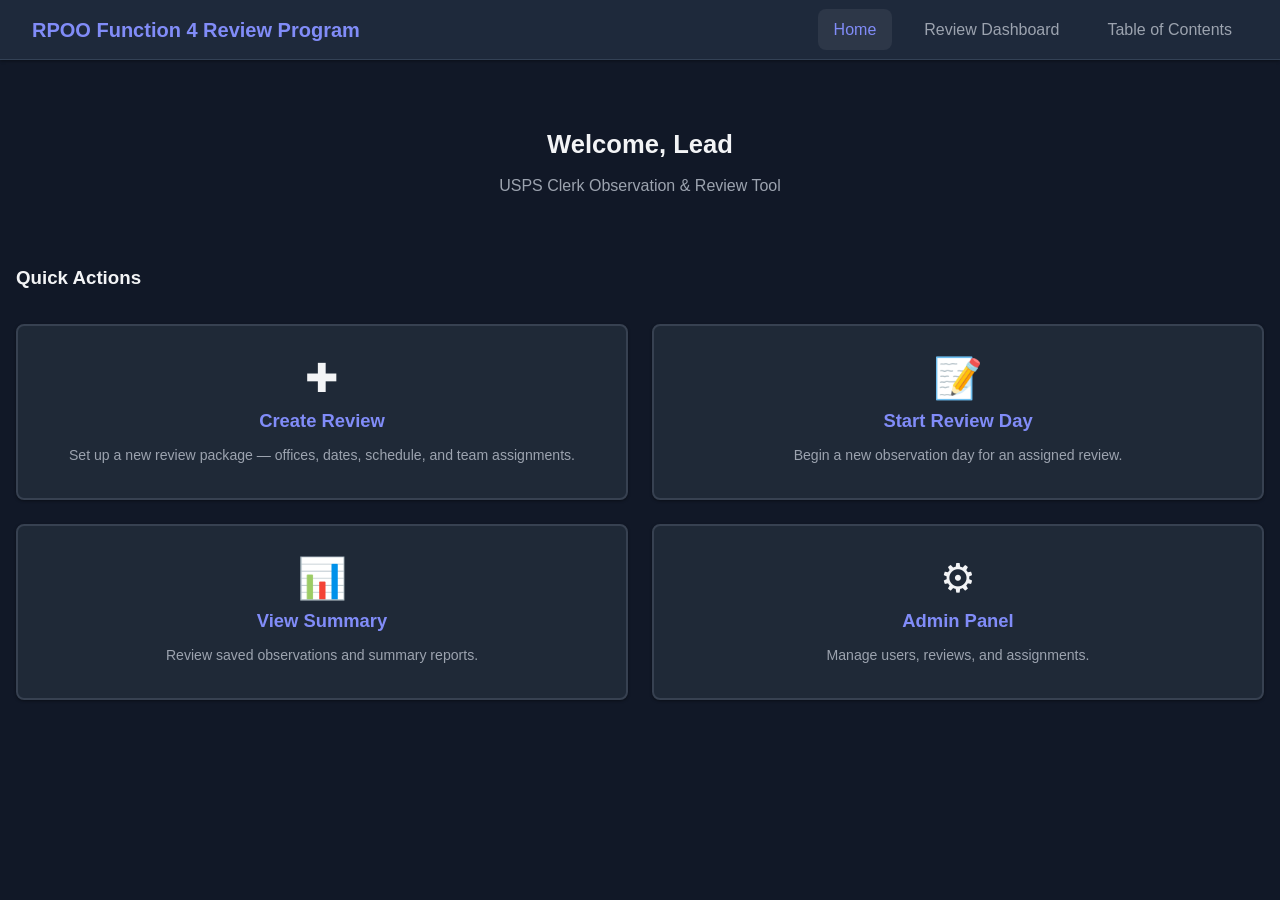
<file: index.html>
﻿<!DOCTYPE html>
<html lang="en">
<head>
  <meta charset="UTF-8">
  <meta name="viewport" content="width=device-width, initial-scale=1.0">
  <title>RPOO Function 4 Review Program</title>
  <link rel="stylesheet" href="css/style.css">
  <script>if(localStorage.getItem('clerk_obs_dark')!=='0')document.documentElement.classList.add('dark');</script>
</head>
<body>
  <nav class="navbar">
    <h1 class="logo">RPOO Function 4 Review Program</h1>
    <div class="nav-links">
      <a href="index.html" class="active">Home</a>
      <a href="summary.html">Review Dashboard</a>
      <a href="help.html">Table of Contents</a>
    </div>
  </nav>

  <main class="container" id="main-content"></main>

  <script src="js/gh-config-offline.js"></script>
  <script src="js/sync-offline.js"></script>
  <script src="js/offices.js"></script>
  <script src="js/auth-offline.js"></script>
  <script src="js/mock-data.js"></script>
  <script src="js/reviews.js"></script>
  <script src="js/storage.js"></script>
  <script>
  (function() {
    var user = Auth.requireAuth();
    if (!user) return;
    Auth.renderNavbar();

    var main = document.getElementById('main-content');
    var roleBadge = Auth.REVIEW_ROLE_LABELS || { clerk: 'Clerk Reviewer', mailhandler: 'Mail Handler Reviewer', lead: 'Workbook Lead', teamlead: 'Review Lead' };

    // Load user's reviews
    var myReviews;
    var allReviewsList = Reviews.getAll();

    // Everyone sees reviews they're assigned to
    myReviews = allReviewsList.filter(function(r) {
      return r.assignments.some(function(a) { return a.userId === user.id; }) ||
             r.createdBy === user.id;
    });

    // Also include reviews where user is on the travel survey assignment list
    var myRevIds = {};
    myReviews.forEach(function(r) { myRevIds[r.id] = true; });
    for (var tsi = 0; tsi < localStorage.length; tsi++) {
      var tsKey = localStorage.key(tsi);
      if (tsKey && tsKey.indexOf('clerk_obs_travel_survey_') === 0) {
        try {
          var tsData = JSON.parse(localStorage.getItem(tsKey));
          if (tsData && tsData.assignments && tsData.assignments.some(function(a) { return a.userId === user.id; })) {
            var tsRevId = tsKey.replace('clerk_obs_travel_survey_', '');
            if (!myRevIds[tsRevId]) {
              var tsRev = Reviews.getById(tsRevId);
              if (tsRev) { myReviews.push(tsRev); myRevIds[tsRevId] = true; }
            }
          }
        } catch(e) {}
      }
    }

    // Debug mode fallback
    if (myReviews.length === 0 && user._realRole === 'admin') {
      myReviews = allReviewsList;
    }
    var allObs = Storage.hydrate(Storage.getAll());
    var myObs = Auth.filterVisible(allObs);

    // Filter out orphaned observations whose review no longer exists
    var allReviewIds = {};
    allReviewsList.forEach(function(r) { allReviewIds[r.id] = true; });
    myObs = myObs.filter(function(o) { return !o.reviewId || allReviewIds[o.reviewId]; });

    // Build dashboard based on access level
    var html = '<div class="landing-hero">' +
      '<h2>Welcome, ' + esc(user.displayName) + '</h2>' +
      '<p>USPS Clerk Observation &amp; Review Tool</p>' +
    '</div>';

    // ---- Quick Actions ----
    if (user.role === 'teamlead') {
      html += '<h3 style="margin:1.5rem 0 0.5rem;">Quick Actions</h3>';
      html += '<div class="landing-grid">';
      html += '<a href="admin.html" class="landing-card landing-card-primary">' +
        '<div class="landing-icon">&#10010;</div><h3>Create Review</h3>' +
        '<p>Set up a new review package — offices, dates, schedule, and team assignments.</p></a>';
      html += '<a href="summary.html" class="landing-card">' +
        '<div class="landing-icon">&#128202;</div><h3>Summary</h3>' +
        '<p>View completed reviews and drill down into observation data.</p></a>';
      html += '</div>';
    } else if (user.role !== 'readonly') {
      html += '<h3 style="margin:1.5rem 0 0.5rem;">Quick Actions</h3>';
      html += '<div class="landing-grid">';
      if (user.role === 'admin') {
        html += '<a href="admin.html" class="landing-card landing-card-primary">' +
          '<div class="landing-icon">&#10010;</div><h3>Create Review</h3>' +
          '<p>Set up a new review package — offices, dates, schedule, and team assignments.</p></a>';
      }
      html += '<a href="setup.html" class="landing-card' + (user.role !== 'admin' ? ' landing-card-primary' : '') + '">' +
        '<div class="landing-icon">&#128221;</div><h3>Start Review Day</h3>' +
        '<p>Begin a new observation day for an assigned review.</p></a>';
      html += '<a href="summary.html" class="landing-card">' +
        '<div class="landing-icon">&#128202;</div><h3>View Summary</h3>' +
        '<p>Review saved observations and summary reports.</p></a>';
      if (user.role === 'admin') {
        html += '<a href="admin.html#users" class="landing-card">' +
          '<div class="landing-icon">&#9881;</div><h3>Admin Panel</h3>' +
          '<p>Manage users, reviews, and assignments.</p></a>';
      }
      html += '</div>';
    } else {
      html += '<div class="landing-grid" style="margin-top:1rem;">';
      html += '<a href="summary.html" class="landing-card landing-card-primary">' +
        '<div class="landing-icon">&#128202;</div><h3>View Summary</h3>' +
        '<p>Review saved observations for your assigned offices.</p></a>';
      html += '</div>';
    }

    // ---- My Assigned Reviews ----
    // Sort by start date descending (latest first)
    myReviews.sort(function(a, b) {
      if (b.startDate > a.startDate) return 1;
      if (b.startDate < a.startDate) return -1;
      return 0;
    });

    // Categorize into Current / Future / Past based on review window (±1 week)
    var currentRevs = [], futureRevs = [], pastRevs = [];
    var nowMs = new Date().getTime();
    var ONE_WEEK = 7 * 24 * 60 * 60 * 1000;
    // Admins and team leads bypass lock globally
    var isAdmin = (user.role === 'admin');
    var isTeamLead = (user.role === 'teamlead');
    myReviews.forEach(function(rev) {
      var revStart = new Date(rev.startDate + 'T00:00:00');
      var revEnd = new Date(rev.endDate + 'T23:59:59');
      // Admins/teamleads get a wider window (no lock)
      var windowStart = (isAdmin || isTeamLead) ? new Date(revStart.getTime() - 30 * 24 * 60 * 60 * 1000) : new Date(revStart.getTime() - ONE_WEEK);
      var windowEnd = (isAdmin || isTeamLead) ? new Date(revEnd.getTime() + 30 * 24 * 60 * 60 * 1000) : new Date(revEnd.getTime() + ONE_WEEK);
      if (nowMs > windowEnd.getTime()) {
        pastRevs.push(rev);
      } else if (nowMs < windowStart.getTime()) {
        futureRevs.push(rev);
      } else {
        currentRevs.push(rev);
      }
    });

    function buildRevCard(rev) {
      // Determine user's review role (teamlead trumps lead)
      var myRole = '';
      for (var i = 0; i < rev.assignments.length; i++) {
        if (rev.assignments[i].userId === user.id) {
          var r = rev.assignments[i].reviewRole;
          if (r === 'teamlead') { myRole = r; break; }
          if (!myRole) myRole = r;
        }
      }
      // System-level teamlead/admin upgrades review role display
      if ((myRole === 'lead' || myRole === '') && (user.role === 'teamlead')) myRole = 'teamlead';
      var isLead = (myRole === 'lead' || myRole === 'teamlead' || user.role === 'teamlead' || user.role === 'admin');

      // Offices as compact list
      var offices = rev.offices || [];
      if (offices.length === 0 && rev.financeNum) offices = [{ financeNum: rev.financeNum, officeName: rev.officeName }];
      var officeStr = offices.map(function(o) { return esc(o.officeName); }).join(', ');

      // Role label
      var roleLabel = { clerk: 'Clerk', mailhandler: 'Mail Handler', lead: 'Workbook Lead', teamlead: 'Review Lead' };
      var roleTag = myRole ? '<span class="rc-role rc-role--' + myRole + '">' + (roleLabel[myRole] || myRole) + '</span>' : '';

      // Date window check
      var revStart = new Date(rev.startDate + 'T00:00:00');
      var revEnd = new Date(rev.endDate + 'T23:59:59');
      var ONE_DAY = 24 * 60 * 60 * 1000;
      var podWindowStart = new Date(revStart.getTime() - ONE_DAY);
      var podWindowEnd = new Date(revEnd.getTime() + ONE_WEEK);
      var isPod = !isAdmin && !isLead;
      var isLocked = isPod && (nowMs > podWindowEnd.getTime() || nowMs < podWindowStart.getTime());
      var isPreReview = isPod && nowMs < podWindowStart.getTime();

      // Day status
      var reviewObs = myObs.filter(function(o) { return o.reviewId === rev.id; });
      if (reviewObs.length === 0) {
        reviewObs = myObs.filter(function(o) {
          return Reviews.hasOffice(rev, o.financeNum) && o.date >= rev.startDate && o.date <= rev.endDate;
        });
      }
      var day1 = reviewObs.filter(function(o) { return o.dayNumber === '1'; });
      var day2 = reviewObs.filter(function(o) { return o.dayNumber === '2'; });
      var d1Status = day1.length > 0 ? (day1[0].status === 'submitted' ? 'done' : 'wip') : 'none';
      var d2Status = day2.length > 0 ? (day2[0].status === 'submitted' ? 'done' : 'wip') : 'none';

      // Travel survey check
      var travelHtml = '';
      (function() {
        var tKey = 'clerk_obs_travel_survey_' + rev.id;
        try {
          var tData = JSON.parse(localStorage.getItem(tKey));
          if (!tData || !tData.assignments) return;
          var isAssigned = tData.assignments.some(function(a) { return a.userId === user.id; });
          if (!isAssigned && !isLead && !isAdmin) return;

          if (isAssigned) {
            var hasResponded = tData.responses && tData.responses[user.id];
            travelHtml = '<a href="review.html?mode=travel&travelReview=' + rev.id + '" class="rc-travel-link' + (hasResponded ? ' rc-travel--done' : '') + '" title="Travel Survey">' +
              '\u2708\ufe0f ' + (hasResponded ? 'Travel \u2713' : 'Travel Survey') + '</a>';
          }

          var isReviewTeamLead = (myRole === 'teamlead' || myRole === 'lead') || (user.role === 'teamlead' && rev.createdBy === user.id);
          if (isReviewTeamLead) {
            var pending = tData.assignments.filter(function(a) { return !tData.responses || !tData.responses[a.userId]; }).length;
            var done = tData.assignments.length - pending;
            travelHtml += '<span class="rc-travel-stat">\u2708\ufe0f ' + done + '/' + tData.assignments.length + (pending > 0 ? ' <span style="color:var(--warning);">(' + pending + ' pending)</span>' : ' \u2713') + '</span>';
          }
        } catch(e) {}
      })();

      // --- Build compact card ---
      var c = '<div class="rc-card" data-review-id="' + rev.id + '">';

      // Top row: name + role
      c += '<div class="rc-header">';
      c += '<h3 class="rc-title">' + esc(rev.name || rev.officeName || 'Review') + '</h3>';
      c += roleTag;
      c += '</div>';

      // Info row: dates + offices
      c += '<div class="rc-info">';
      c += '<span class="rc-dates">' + esc(rev.startDate) + ' \u2013 ' + esc(rev.endDate) + '</span>';
      if (officeStr) c += '<span class="rc-offices">' + officeStr + '</span>';
      c += '</div>';

      // Day progress dots + travel
      if (!isPreReview && !isLocked) {
        c += '<div class="rc-progress">';
        function dotClass(s) { return s === 'done' ? 'rc-dot--done' : s === 'wip' ? 'rc-dot--wip' : 'rc-dot--none'; }
        c += '<div class="rc-days">';
        c += '<span class="rc-dot ' + dotClass(d1Status) + '" title="Day 1: ' + d1Status + '">1</span>';
        c += '<span class="rc-dot ' + dotClass(d2Status) + '" title="Day 2: ' + d2Status + '">2</span>';
        var statusText = (d1Status === 'done' && d2Status === 'done') ? 'Complete' :
          (d1Status === 'done' || d2Status === 'done') ? 'Partially done' :
          (d1Status === 'wip' || d2Status === 'wip') ? 'In progress' : 'Not started';
        c += '<span class="rc-day-label">' + statusText + '</span>';
        c += '</div>';
        if (travelHtml) c += '<div class="rc-travel">' + travelHtml + '</div>';
        c += '</div>';
      } else if (travelHtml) {
        c += '<div class="rc-progress"><div class="rc-travel">' + travelHtml + '</div></div>';
      }

      // Action row
      c += '<div class="rc-actions">';
      if (isPreReview) {
        var daysUntil = Math.ceil((podWindowStart.getTime() - nowMs) / ONE_DAY);
        c += '<span class="rc-countdown">Opens in ' + daysUntil + ' day' + (daysUntil !== 1 ? 's' : '') + '</span>';
      } else if (isLocked) {
        c += '<a class="btn btn-sm btn-outline dash-action-btn" data-review-id="' + rev.id + '" data-goto="summary">View Summary</a>';
      } else if (isLead) {
        c += '<a class="btn btn-sm btn-primary dash-action-btn" data-review-id="' + rev.id + '" data-goto="workbook">Manage Review</a>';
      } else {
        // POD actions — smart single button
        if (day1.length === 0) {
          c += '<a class="btn btn-sm btn-primary dash-action-btn" data-review-id="' + rev.id + '" data-goto="setup" data-day="1">Start Day 1</a>';
        } else if (day2.length === 0) {
          c += '<a class="btn btn-sm btn-primary dash-action-btn" data-review-id="' + rev.id + '" data-goto="setup" data-day="2">Start Day 2</a>';
          c += '<a class="btn btn-sm btn-outline dash-action-btn" data-review-id="' + rev.id + '" data-goto="setup" data-day="1">Edit Day 1</a>';
        } else {
          c += '<a class="btn btn-sm btn-outline dash-action-btn" data-review-id="' + rev.id + '" data-goto="setup" data-day="1">Day 1</a>';
          c += '<a class="btn btn-sm btn-outline dash-action-btn" data-review-id="' + rev.id + '" data-goto="setup" data-day="2">Day 2</a>';
          c += '<a class="btn btn-sm btn-primary dash-action-btn" data-review-id="' + rev.id + '" data-goto="summary">Summary</a>';
        }
      }
      c += '</div>';

      c += '</div>';
      return c;
    }

    // Render grouped review card sections
    if (currentRevs.length > 0) {
      html += '<h3 style="margin:2rem 0 0.5rem;">&#9200; Current Reviews</h3>';
      html += '<div class="dash-grid">';
      currentRevs.forEach(function(rev) { html += buildRevCard(rev); });
      html += '</div>';
    }
    if (futureRevs.length > 0) {
      html += '<h3 style="margin:2rem 0 0.5rem;">&#128197; Upcoming Reviews</h3>';
      html += '<div class="dash-grid">';
      futureRevs.forEach(function(rev) { html += buildRevCard(rev); });
      html += '</div>';
    }
    if (pastRevs.length > 0) {
      html += '<h3 style="margin:2rem 0 0.5rem;">&#128451; Past Reviews</h3>';
      html += '<div class="dash-grid">';
      pastRevs.forEach(function(rev) { html += buildRevCard(rev); });
      html += '</div>';
    }
    if (myReviews.length === 0 && user.role === 'reviewer') {
      html += '<div class="card" style="margin-top:1.5rem;text-align:center;padding:2rem;">' +
        '<p style="color:var(--text-light);">No reviews assigned to you yet. You can request access below.</p></div>';
    }

    // Admin: show all other reviews they're not assigned to
    if (user.role === 'admin') {
      var myAssignedIds = {};
      myReviews.forEach(function(r) { myAssignedIds[r.id] = true; });
      var otherRevs = allReviewsList.filter(function(r) { return !myAssignedIds[r.id]; });
      if (otherRevs.length > 0) {
        otherRevs.sort(function(a, b) { return b.startDate > a.startDate ? 1 : b.startDate < a.startDate ? -1 : 0; });
        html += '<h3 style="margin:2rem 0 0.5rem;">&#128203; All Reviews</h3>';
        html += '<div class="dash-grid">';
        otherRevs.forEach(function(rev) { html += buildRevCard(rev); });
        html += '</div>';
      }
    }

    // ---- Request Access ----
    if (user.role === 'reviewer' || user.role === 'readonly') {
      // Build ALL review options (for requesting access)
      var allRevs = Reviews.getAll();
      allRevs.sort(function(a, b) { return b.startDate > a.startDate ? 1 : b.startDate < a.startDate ? -1 : 0; });
      var allRevOptions = '';
      allRevs.forEach(function(r) {
        allRevOptions += '<option value="' + esc(r.id) + '">' + esc(r.name || r.officeName || 'Review') + ' (' + esc(r.startDate) + ')</option>';
      });
      if (!allRevOptions) allRevOptions = '<option value="">No reviews available</option>';

      // Build user's assigned review options (for role change)
      var userRevs = Reviews.getForUser(user.id);
      var myRevOptions = '';
      userRevs.forEach(function(r) {
        myRevOptions += '<option value="' + esc(r.id) + '">' + esc(r.name || r.officeName || 'Review') + ' (' + esc(r.startDate) + ')</option>';
      });
      if (!myRevOptions) myRevOptions = '<option value="">No reviews assigned</option>';

      // Build review role options
      var roleOptions = '';
      ['clerk', 'mailhandler', 'lead', 'teamlead'].forEach(function(r) {
        roleOptions += '<option value="' + r + '">' + esc(Auth.REVIEW_ROLE_LABELS[r] || r) + '</option>';
      });

      html += '<div class="card" style="margin-top:1.5rem;">' +
        '<h3>Request Access</h3>' +
        '<p class="setup-subtitle">Submit a request to change your review access or role.</p>' +
        '<div class="form-row">' +
          '<div class="form-group">' +
            '<label for="req-type">Request Type</label>' +
            '<select id="req-type">' +
              '<option value="review_access">Request Access to a Review</option>' +
              '<option value="review_role">Review Role Change</option>' +
            '</select>' +
          '</div>' +
        '</div>' +
        '<!-- Dynamic fields -->' +
        '<div id="req-review-access-wrap">' +
          '<div class="form-row"><div class="form-group">' +
            '<label for="req-review-pick">Select Review</label>' +
            '<select id="req-review-pick">' + allRevOptions + '</select>' +
          '</div></div>' +
        '</div>' +
        '<div id="req-role-wrap" hidden>' +
          '<div class="form-row">' +
            '<div class="form-group">' +
              '<label for="req-role-review">Review</label>' +
              '<select id="req-role-review">' + myRevOptions + '</select>' +
            '</div>' +
            '<div class="form-group">' +
              '<label for="req-role-desired">Desired Role</label>' +
              '<select id="req-role-desired">' + roleOptions + '</select>' +
            '</div>' +
          '</div>' +
        '</div>' +
        '<div class="setup-actions">' +
          '<button id="req-submit-btn" class="btn btn-primary">Submit Request</button>' +
        '</div>' +
        '<p id="req-status" class="status-msg" hidden></p>' +
      '</div>';
    }

    main.innerHTML = html;

    // Helper: compute observation date from review start + day offset
    function computeObsDate(rev, officeObj, dayNum) {
      var base = (officeObj && officeObj.startDate) ? officeObj.startDate : (rev ? rev.startDate : '');
      if (!base) return '';
      var d = new Date(base + 'T00:00:00');
      var offset = (parseInt(dayNum, 10) || 1) - 1;
      if (offset > 0) d.setDate(d.getDate() + offset);
      return d.getFullYear() + '-' + String(d.getMonth() + 1).padStart(2, '0') + '-' + String(d.getDate()).padStart(2, '0');
    }

    // ---- Action button click handlers ----
    document.querySelectorAll('.dash-action-btn').forEach(function(btn) {
      btn.style.cursor = 'pointer';
      btn.addEventListener('click', function(e) {
        e.stopPropagation();
        var revId = btn.dataset.reviewId;
        var goto = btn.dataset.goto;
        if (goto === 'summary') {
          window.location.href = 'summary.html';
        } else if (goto === 'workbook') {
          var rev = null;
          for (var ri = 0; ri < myReviews.length; ri++) {
            if (myReviews[ri].id === revId) { rev = myReviews[ri]; break; }
          }
          // Determine this user's review role from assignment
          var wbRole = 'lead';
          if (rev) {
            for (var ai = 0; ai < rev.assignments.length; ai++) {
              if (rev.assignments[ai].userId === user.id) {
                var r = rev.assignments[ai].reviewRole;
                if (r === 'teamlead') { wbRole = r; break; }
                if (wbRole === 'lead') wbRole = r;
              }
            }
          }
          var firstOffice = rev && rev.offices && rev.offices.length > 0 ? rev.offices[0] : null;
          var setupObj = {
            reviewId: revId,
            office: firstOffice ? firstOffice.officeName : (rev ? rev.officeName : ''),
            financeNum: firstOffice ? firstOffice.financeNum : (rev ? rev.financeNum : ''),
            date: computeObsDate(rev, firstOffice, '1'),
            dayNumber: '1',
            observerName: user.displayName || user.username,
            reviewRole: wbRole
          };
          localStorage.setItem('reviewDaySetup', JSON.stringify(setupObj));
          window.location.href = 'review.html?rid=' + encodeURIComponent(revId) + '&day=1&mode=workbook';
        } else {
          var rev = null;
          for (var ri = 0; ri < myReviews.length; ri++) {
            if (myReviews[ri].id === revId) { rev = myReviews[ri]; break; }
          }
          var myRoleKey = '';
          if (rev) {
            for (var ai = 0; ai < rev.assignments.length; ai++) {
              if (rev.assignments[ai].userId === user.id) {
                var r = rev.assignments[ai].reviewRole;
                if (r === 'teamlead') { myRoleKey = r; break; }
                if (!myRoleKey) myRoleKey = r;
              }
            }
          }
          var dayAttr = btn.dataset.day;
          var forceRole = btn.dataset.forceRole || '';
          var firstOff = rev && rev.offices && rev.offices.length > 0 ? rev.offices[0] : null;
          var setupObj = {
            reviewId: revId,
            office: firstOff ? firstOff.officeName : (rev ? rev.officeName : ''),
            financeNum: firstOff ? firstOff.financeNum : (rev ? rev.financeNum : ''),
            date: computeObsDate(rev, firstOff, dayAttr || '1'),
            dayNumber: dayAttr || '',
            observerName: user.displayName || user.username,
            reviewRole: forceRole || myRoleKey || (user.role === 'admin' || user.role === 'teamlead' ? 'clerk' : '')
          };
          localStorage.setItem('reviewDaySetup', JSON.stringify(setupObj));
          // Go directly to review if we have enough info, otherwise go to setup
          if (setupObj.dayNumber && setupObj.office) {
            window.location.href = 'review.html?rid=' + encodeURIComponent(revId) + '&day=' + encodeURIComponent(setupObj.dayNumber);
          } else {
            window.location.href = 'setup.html';
          }
        }
      });
    });

    // ---- Request type toggle & submit handler ----
    var reqTypeEl = document.getElementById('req-type');
    var reqBtn = document.getElementById('req-submit-btn');
    if (reqTypeEl) {
      var revAccessWrap = document.getElementById('req-review-access-wrap');
      var roleWrap      = document.getElementById('req-role-wrap');
      reqTypeEl.addEventListener('change', function() {
        var t = reqTypeEl.value;
        revAccessWrap.hidden = t !== 'review_access';
        roleWrap.hidden      = t !== 'review_role';
      });
    }
    if (reqBtn) {
      reqBtn.addEventListener('click', function() {
        var type = document.getElementById('req-type').value;
        var statusEl = document.getElementById('req-status');
        var detail = '';
        if (type === 'review_access') {
          var sel = document.getElementById('req-review-pick');
          detail = sel.value ? sel.options[sel.selectedIndex].text : '';
        } else if (type === 'review_role') {
          var revSel = document.getElementById('req-role-review');
          var roleSel = document.getElementById('req-role-desired');
          var revText = revSel.value ? revSel.options[revSel.selectedIndex].text : '';
          var roleText = roleSel.options[roleSel.selectedIndex].text;
          detail = roleText + ' on ' + revText;
        }
        if (!detail) {
          statusEl.textContent = 'Please fill in the required field.';
          statusEl.className = 'status-msg error'; statusEl.hidden = false; return;
        }
        Auth.submitRequest({ userId: user.id, userName: user.displayName, type: type, detail: detail });
        statusEl.textContent = 'Request submitted! An admin will review it.';
        statusEl.className = 'status-msg success'; statusEl.hidden = false;
      });
    }

    function daysSince(dateStr) {
      var d = new Date(dateStr + 'T00:00:00');
      var now = new Date();
      return Math.floor((now - d) / (1000 * 60 * 60 * 24));
    }
    function esc(str) {
      if (!str) return '';
      var div = document.createElement('div');
      div.textContent = str;
      return div.innerHTML;
    }
  })();
  </script>
</body>
</html>
</file>
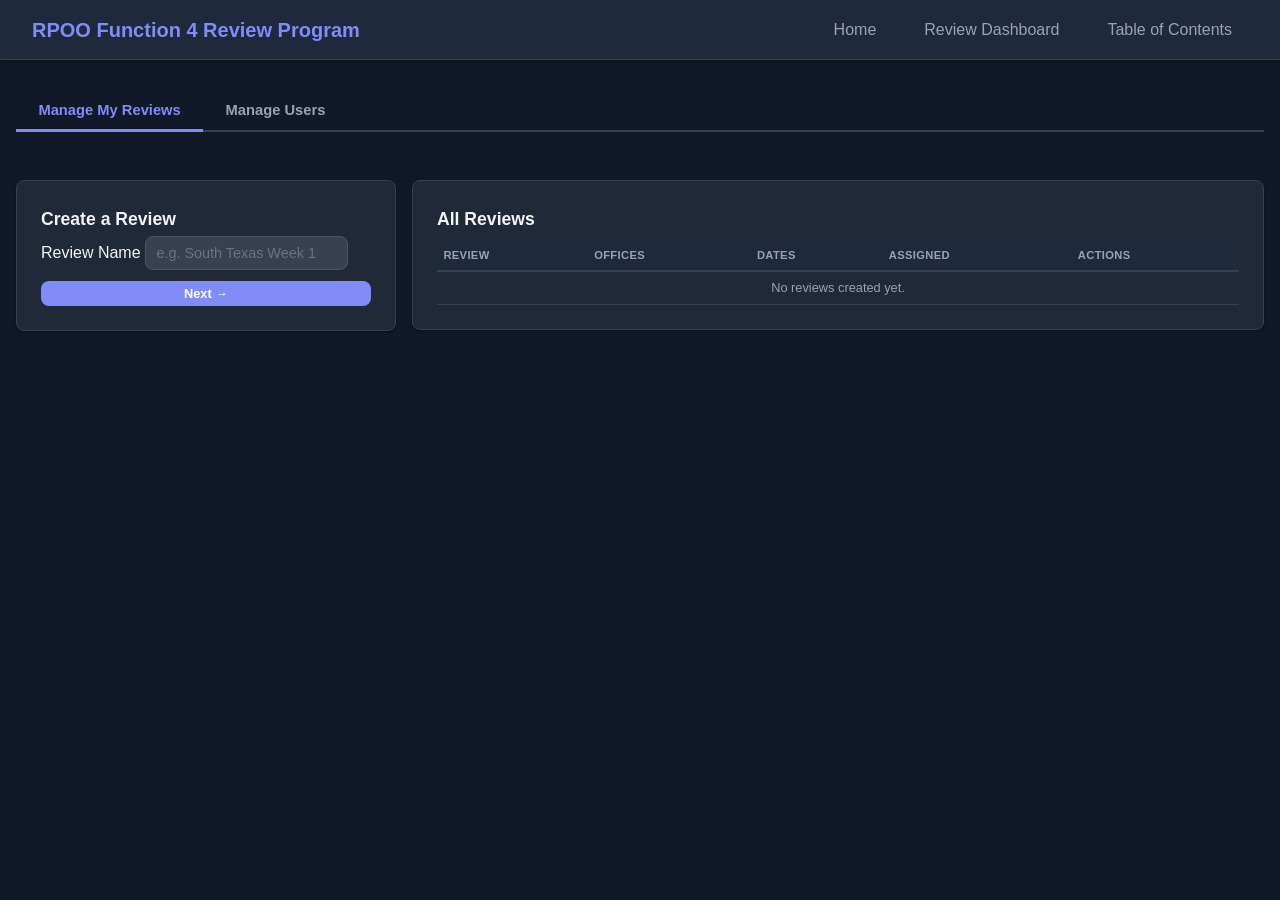
<file: admin.html>
﻿<!DOCTYPE html>
<html lang="en">
<head>
  <meta charset="UTF-8">
  <meta name="viewport" content="width=device-width, initial-scale=1.0">
  <title>RPOO Function 4 Review Program &mdash; Admin</title>
  <link rel="stylesheet" href="css/style.css">
  <script>if(localStorage.getItem('clerk_obs_dark')!=='0')document.documentElement.classList.add('dark');</script>
</head>
<body>
  <nav class="navbar">
    <h1 class="logo">RPOO Function 4 Review Program</h1>
    <div class="nav-links">
      <a href="index.html">Home</a>
      <a href="summary.html">Review Dashboard</a>
      <a href="help.html">Table of Contents</a>
    </div>
  </nav>

  <main class="container">
    <!-- Admin Tab Bar -->
    <div class="admin-tabs">
      <button class="admin-tab active" data-tab="reviews-tab">Manage My Reviews</button>
      <button class="admin-tab" data-tab="users-tab">Manage Users</button>
    </div>

    <!-- ====== USERS TAB ====== -->
    <div id="users-tab" class="admin-tab-panel">

    <!-- Account Requests (at top) -->
    <section class="card">
      <div style="display:flex;align-items:center;justify-content:space-between;flex-wrap:wrap;gap:0.5rem;">
        <h2 style="margin:0;">Account Requests</h2>
        <button id="refresh-requests-btn" class="btn btn-outline btn-sm" title="Refresh requests from server">&#8635; Refresh</button>
      </div>
      <p class="setup-subtitle">Review account requests from new users. The system will try to match their name/email to existing seeded users.</p>
      <div id="requests-empty" class="empty-state">No pending requests.</div>
      <div class="table-wrap">
        <table class="summary-table" id="requests-table" hidden>
          <thead>
            <tr>
              <th>Name</th>
              <th>Email</th>
              <th>Match</th>
              <th>Submitted</th>
              <th>Status</th>
              <th>Actions</th>
            </tr>
          </thead>
          <tbody id="requests-body"></tbody>
        </table>
      </div>
    </section>

    <!-- Bulk Create Users -->
    <section class="card">
      <h2>Add Users</h2>
      <p class="setup-subtitle">Paste a list of names (one per line). Each name becomes the username. Default password is the name in <strong>lowercase with no spaces</strong> (e.g. "John Smith" &rarr; "johnsmith"). All new users must change their password on first login.</p>
      <div class="form-row">
        <div class="form-group fg-2">
          <label for="bulk-names">Names (one per line)</label>
          <textarea id="bulk-names" rows="6" placeholder="John Smith&#10;Jane Doe&#10;Bob Johnson"></textarea>
        </div>
      </div>
      <div class="form-row">
        <div class="form-group">
          <label for="bulk-role">Role for all</label>
          <select id="bulk-role">
            <option value="reviewer">POD</option>
            <option value="teamlead">Review Lead</option>
            <option value="readonly">Read Only</option>
            <option value="admin">Admin</option>
          </select>
        </div>
      </div>
      <div class="setup-actions">
        <button id="bulk-create-btn" class="btn btn-primary">Add Users</button>
      </div>
      <p id="bulk-status" class="status-msg" hidden></p>
    </section>

    <!-- Edit Single User (hidden until edit clicked) -->
    <section class="card" id="edit-section" hidden>
      <h2 id="edit-title">Edit User</h2>
      <input type="hidden" id="edit-id">
      <div class="form-row">
        <div class="form-group">
          <label for="edit-name">Name</label>
          <input type="text" id="edit-name">
        </div>
        <div class="form-group">
          <label for="edit-email">Email</label>
          <input type="email" id="edit-email" placeholder="user@usps.gov">
        </div>
      </div>
      <div class="form-row">
        <div class="form-group">
          <label for="edit-pass">New Password</label>
          <input type="text" id="edit-pass" placeholder="Leave blank to keep current">
        </div>
        <div class="form-group">
          <label for="edit-role">Role</label>
          <select id="edit-role">
            <option value="reviewer">POD</option>
            <option value="teamlead">Review Lead</option>
            <option value="readonly">Read Only</option>
            <option value="admin">Admin</option>
          </select>
        </div>
        <div class="form-group" style="align-self:flex-end;">
          <button type="button" id="edit-reset-pw-btn" class="btn btn-outline btn-sm">Reset to Default Password</button>
          <p id="edit-pw-status" style="font-size:0.8rem;margin-top:0.3rem;"></p>
        </div>
      </div>
      <div id="edit-assign-section">
        <label class="admin-label">Assigned Offices (Finance #s)</label>
        <div class="fin-add-row">
          <input type="text" id="edit-fin-input" placeholder="Finance #" maxlength="6">
          <button id="edit-fin-add-btn" class="btn btn-outline btn-sm">+ Add</button>
        </div>
        <div id="edit-fin-tags" class="fin-tags"></div>
      </div>
      <div class="setup-actions" style="margin-top:1rem;">
        <button id="edit-save-btn" class="btn btn-primary">Save Changes</button>
        <button id="edit-cancel-btn" class="btn btn-secondary">Cancel</button>
      </div>
    </section>

    <!-- Users Table -->
    <section class="card">
      <h2>All Users</h2>
      <div class="table-wrap">
        <table class="summary-table" id="users-table">
          <thead>
            <tr>
              <th>Name</th>
              <th>Email</th>
              <th>Role</th>
              <th>Assigned Offices</th>
              <th>Status</th>
              <th>Actions</th>
            </tr>
          </thead>
          <tbody id="users-body"></tbody>
        </table>
      </div>
    </section>

    </div><!-- /users-tab -->

    <!-- ====== REVIEWS TAB ====== -->
    <div id="reviews-tab" class="admin-tab-panel active">

    <div class="admin-reviews-grid">

    <!-- Create a Review Package -->
    <section class="card" style="max-width:none;">
      <h2 style="font-size:1.1rem;margin-bottom:0.2rem;">Create a Review</h2>

      <!-- Step 1: Review Name -->
      <div id="rev-step-1">
        <label for="review-name">Review Name</label>
        <input type="text" id="review-name" class="input-field" placeholder="e.g. South Texas Week 1" style="margin-bottom:0.6rem;">
        <button id="rev-step1-next" class="btn btn-primary btn-sm" style="width:100%;">Next &rarr;</button>
      </div>

      <!-- Step 2: Travel Days -->
      <div id="rev-step-2" hidden>
        <label style="font-weight:700;font-size:0.9rem;">Travel Days</label>
        <p style="font-size:0.82rem;color:var(--text-light);margin:0 0 0.5rem;">Will there be a beginning and/or ending travel day?</p>
        <div style="margin-bottom:0.5rem;">
          <label><input type="checkbox" id="rev-travel-start-chk"> Beginning Travel Day</label>
          <div id="rev-travel-start-wrap" style="margin-left:1.5rem;margin-top:0.3rem;" hidden>
            <label>Travel Start Date</label>
            <input type="date" id="rev-travel-start" style="width:100%;">
          </div>
        </div>
        <div style="margin-bottom:0.5rem;">
          <label><input type="checkbox" id="rev-travel-end-chk"> Ending Travel Day</label>
          <div id="rev-travel-end-wrap" style="margin-left:1.5rem;margin-top:0.3rem;" hidden>
            <label>Travel End Date</label>
            <input type="date" id="rev-travel-end" style="width:100%;">
          </div>
        </div>
        <div style="display:flex;gap:0.5rem;">
          <button id="rev-step2-back" class="btn btn-outline btn-sm" style="flex:1;">&larr; Back</button>
          <button id="rev-step2-next" class="btn btn-primary btn-sm" style="flex:1;">Next &rarr;</button>
        </div>
      </div>

      <!-- Step 3: Number of Offices -->
      <div id="rev-step-3" hidden>
        <label for="rev-office-count" style="font-weight:700;font-size:0.9rem;">How many offices will be reviewed?</label>
        <input type="number" id="rev-office-count" min="1" max="50" value="1" class="input-field" style="margin-bottom:0.6rem;width:80px;">
        <div style="display:flex;gap:0.5rem;">
          <button id="rev-step3-back" class="btn btn-outline btn-sm" style="flex:1;">&larr; Back</button>
          <button id="rev-step3-next" class="btn btn-primary btn-sm" style="flex:1;">Next &rarr;</button>
        </div>
      </div>

      <!-- Step 4: Office Details -->
      <div id="rev-step-4" hidden>
        <label style="font-weight:700;font-size:0.9rem;">Office Details</label>
        <p style="font-size:0.82rem;color:var(--text-light);margin:0 0 0.5rem;">Enter each office and its review dates.</p>
        <div id="rev-office-forms"></div>
        <div style="display:flex;gap:0.5rem;margin-top:0.6rem;">
          <button id="rev-step4-back" class="btn btn-outline btn-sm" style="flex:1;">&larr; Back</button>
          <button id="rev-step4-next" class="btn btn-primary btn-sm" style="flex:1;">Next &rarr;</button>
        </div>
      </div>

      <!-- Step 5: Assign Leads -->
      <div id="rev-step-5" hidden>
        <label style="font-weight:700;font-size:0.85rem;">Assign Leads <span style="font-weight:400;font-size:0.75rem;color:var(--text-light);">(optional)</span></label>
        <div style="margin-bottom:0.3rem;">
          <label for="review-user-sel">User</label>
          <select id="review-user-sel" style="width:100%;"></select>
        </div>
        <div style="margin-bottom:0.3rem;">
          <label for="review-role-sel">Role</label>
          <select id="review-role-sel" style="width:100%;">
            <option value="lead">Workbook Lead</option>
            <option value="teamlead">Review Lead</option>
          </select>
        </div>
        <button id="review-assign-btn" class="btn btn-outline btn-sm" style="width:100%;">+ Assign</button>
        <div id="review-assigned-tags" class="fin-tags" style="margin-top:0.4rem;"></div>

        <div style="display:flex;gap:0.5rem;margin-top:0.6rem;">
          <button id="rev-step5-back" class="btn btn-outline btn-sm" style="flex:1;">&larr; Back</button>
          <button id="review-create-btn" class="btn btn-primary" style="flex:2;">Create Review</button>
        </div>
        <p id="review-create-status" class="status-msg" hidden></p>
      </div>
    </section>

    <!-- Reviews Table -->
    <section class="card" style="max-width:none;overflow:hidden;">
      <h2 style="font-size:1.1rem;margin-bottom:0.5rem;">All Reviews</h2>
      <div class="table-wrap">
        <table class="summary-table" id="reviews-table">
          <thead>
            <tr>
              <th>Review</th>
              <th>Offices</th>
              <th>Dates</th>
              <th>Assigned</th>
              <th>Actions</th>
            </tr>
          </thead>
          <tbody id="reviews-body"></tbody>
        </table>
      </div>
    </section>

    </div><!-- /grid -->
    <section class="card" id="review-edit-section" hidden>
      <h2 id="review-edit-title">Edit Review</h2>
      <input type="hidden" id="review-edit-id">

      <div class="form-row">
        <div class="form-group fg-2">
          <label for="review-edit-name">Review Name</label>
          <input type="text" id="review-edit-name" class="input-field">
        </div>
      </div>
      <div class="form-row">
        <div class="form-group">
          <label for="review-edit-start">Overall Start Date</label>
          <input type="date" id="review-edit-start">
        </div>
        <div class="form-group">
          <label for="review-edit-end">Overall End Date</label>
          <input type="date" id="review-edit-end">
        </div>
      </div>

      <!-- Offices -->
      <label class="admin-label" style="margin-top:0.6rem;">Offices</label>
      <div style="border:1px solid var(--border);border-radius:var(--radius);padding:0.75rem;margin-bottom:1rem;">
        <div id="review-edit-office-picker"></div>
        <div class="form-row" style="margin-top:0.5rem;">
          <div class="form-group">
            <label>Office Start Date</label>
            <input type="date" id="review-edit-office-start">
          </div>
          <div class="form-group">
            <label>Office End Date</label>
            <input type="date" id="review-edit-office-end">
          </div>
          <div class="form-group" style="align-self:flex-end;">
            <button id="review-edit-add-office-btn" class="btn btn-outline btn-sm">+ Add Office</button>
          </div>
        </div>
        <div id="review-edit-offices-list" class="fin-tags" style="margin-top:0.5rem;"></div>
      </div>

      <!-- Leadership -->
      <label class="admin-label">Leadership</label>
      <div class="form-row">
        <div class="form-group">
          <select id="review-edit-user-sel"></select>
        </div>
        <div class="form-group">
          <select id="review-edit-role-sel">
            <option value="lead">Workbook Lead</option>
            <option value="teamlead">Review Lead</option>
          </select>
        </div>
        <div class="form-group" style="align-self:flex-end;">
          <button id="review-edit-assign-btn" class="btn btn-outline btn-sm">+ Assign</button>
        </div>
      </div>
      <div id="review-edit-assigned-tags" class="fin-tags"></div>
      <div class="setup-actions" style="margin-top:1rem;">
        <button id="review-edit-save-btn" class="btn btn-primary">Save Changes</button>
        <button id="review-edit-cancel-btn" class="btn btn-secondary">Cancel</button>
      </div>
    </section>

    </div><!-- /reviews-tab -->

  </main>

  <script src="js/gh-config-offline.js"></script>
  <script src="js/sync-offline.js"></script>
  <script src="js/offices.js"></script>
  <script src="js/office-picker.js"></script>
  <script src="js/auth-offline.js"></script>
  <script src="js/mock-data.js"></script>
  <script src="js/reviews.js"></script>
  <script>
  (function() {
    var user = Auth.requireAuth(['admin', 'teamlead']);
    if (!user) return;
    Auth.renderNavbar();

    // --- Tab switching ---
    var tabs = document.querySelectorAll('.admin-tab');
    var panels = document.querySelectorAll('.admin-tab-panel');
    tabs.forEach(function(tab) {
      tab.addEventListener('click', function() {
        tabs.forEach(function(t) { t.classList.remove('active'); });
        panels.forEach(function(p) { p.classList.remove('active'); });
        tab.classList.add('active');
        document.getElementById(tab.dataset.tab).classList.add('active');
      });
    });

    // Hide Users and Requests tabs for review leads (admin-only)
    if (user.role === 'teamlead') {
      tabs.forEach(function(tab) {
        if (tab.dataset.tab === 'users-tab' || tab.dataset.tab === 'requests-tab') {
          tab.style.display = 'none';
        }
      });
    }

    // --- Elements ---
    var bulkNames    = document.getElementById('bulk-names');
    var bulkRole     = document.getElementById('bulk-role');
    var bulkBtn      = document.getElementById('bulk-create-btn');
    var bulkStatus   = document.getElementById('bulk-status');
    var editSection  = document.getElementById('edit-section');
    var editTitle    = document.getElementById('edit-title');
    var editId       = document.getElementById('edit-id');
    var editName     = document.getElementById('edit-name');
    var editEmail    = document.getElementById('edit-email');
    var editPass     = document.getElementById('edit-pass');
    var editRole     = document.getElementById('edit-role');
    var editResetPw  = document.getElementById('edit-reset-pw-btn');
    var editPwStatus = document.getElementById('edit-pw-status');
    var editAssignSec= document.getElementById('edit-assign-section');
    var editFinInput = document.getElementById('edit-fin-input');
    var editFinAddBtn= document.getElementById('edit-fin-add-btn');
    var editFinTags  = document.getElementById('edit-fin-tags');
    var editSaveBtn  = document.getElementById('edit-save-btn');
    var editCancelBtn= document.getElementById('edit-cancel-btn');
    var usersBody    = document.getElementById('users-body');

    var editFins = [];

    // Build office lookup
    var finLookup = {};
    for (var i = 0; i < OFFICE_LIST.length; i++) {
      finLookup[OFFICE_LIST[i][0]] = OFFICE_LIST[i][1];
    }

    // --- Bulk Create ---
    bulkBtn.addEventListener('click', function() {
      bulkStatus.hidden = true;
      var text = bulkNames.value.trim();
      if (!text) { showBulk('Enter at least one name.', 'error'); return; }
      var names = text.split('\n').map(function(s) { return s.trim(); }).filter(Boolean);
      if (names.length === 0) { showBulk('Enter at least one name.', 'error'); return; }
      var role = bulkRole.value;
      var result = Auth.bulkCreate(names, role);
      var msg = result.created.length + ' user(s) created.';
      if (result.errors.length > 0) msg += ' Skipped: ' + result.errors.join('; ');
      showBulk(msg, result.errors.length > 0 ? 'warning' : 'success');
      if (result.created.length > 0) bulkNames.value = '';
      renderUsers();
    });

    function showBulk(msg, type) {
      bulkStatus.textContent = msg;
      bulkStatus.className = 'status-msg ' + type;
      bulkStatus.hidden = false;
    }

    // --- Edit Section ---
    editRole.addEventListener('change', function() {
      editAssignSec.hidden = (editRole.value === 'admin' || editRole.value === 'readonly');
    });

    function renderEditFinTags() {
      editFinTags.innerHTML = editFins.map(function(fin) {
        var name = finLookup[fin] || 'Unknown';
        return '<span class="fin-tag">' + esc(fin) + ' \u2014 ' + esc(name) +
          ' <button class="fin-tag-x" data-fin="' + esc(fin) + '">&times;</button></span>';
      }).join('');
      editFinTags.querySelectorAll('.fin-tag-x').forEach(function(btn) {
        btn.addEventListener('click', function() {
          editFins = editFins.filter(function(f) { return f !== btn.dataset.fin; });
          renderEditFinTags();
        });
      });
    }

    function addEditFin() {
      var val = editFinInput.value.trim();
      if (!val) return;
      if (editFins.indexOf(val) >= 0) { editFinInput.value = ''; return; }
      editFins.push(val);
      editFinInput.value = '';
      renderEditFinTags();
    }
    editFinAddBtn.addEventListener('click', addEditFin);
    editFinInput.addEventListener('keydown', function(e) {
      if (e.key === 'Enter') { e.preventDefault(); addEditFin(); }
    });

    // Reset to Default Password button
    editResetPw.addEventListener('click', function() {
      editPass.value = 'changeme';
      editPwStatus.textContent = 'Password will be reset to "changeme". Status will be "Password change pending".';
      editPwStatus.style.color = 'var(--warning, #e67e22)';
      editPass.dataset.isDefault = 'true';
    });

    // Clear default flag when admin types a custom password
    editPass.addEventListener('input', function() {
      editPass.dataset.isDefault = '';
      if (editPass.value) {
        editPwStatus.textContent = 'Custom password. Status will be "Active".';
        editPwStatus.style.color = 'var(--success, #27ae60)';
      } else {
        editPwStatus.textContent = '';
      }
    });

    editSaveBtn.addEventListener('click', function() {
      var data = {
        displayName: editName.value.trim(),
        email: editEmail.value.trim(),
        role: editRole.value,
        assignedFins: (editRole.value === 'admin' || editRole.value === 'readonly') ? [] : editFins.slice()
      };
      if (!data.displayName) return;
      editSaveBtn.disabled = true;

      function finish() {
        Auth.updateUser(editId.value, data);
        editSection.hidden = true;
        editSaveBtn.disabled = false;
        renderUsers();
      }

      if (editPass.value) {
        data.mustChangePassword = (editPass.dataset.isDefault === 'true');
        Auth.hashPassword(editPass.value).then(function(hash) {
          data.password = hash;
          finish();
        });
      } else {
        finish();
      }
    });

    editCancelBtn.addEventListener('click', function() {
      editSection.hidden = true;
    });

    function startEdit(id) {
      var u = Auth.getUserById(id);
      if (!u) return;
      editId.value = u.id;
      editTitle.textContent = 'Edit: ' + u.displayName;
      editName.value = u.displayName || '';
      editEmail.value = u.email || '';
      editPass.value = '';
      editRole.value = u.role;
      editPass.dataset.isDefault = '';
      editPwStatus.textContent = u.mustChangePassword ? 'Status: Password change pending' : 'Status: Active';
      editPwStatus.style.color = u.mustChangePassword ? 'var(--warning, #e67e22)' : 'var(--success, #27ae60)';
      editFins = (u.assignedFins || []).slice();
      renderEditFinTags();
      editAssignSec.hidden = (u.role === 'admin' || u.role === 'readonly');
      editSection.hidden = false;
      editSection.scrollIntoView({ behavior: 'smooth' });
    }

    // --- Users Table ---
    function renderUsers() {
      // Reconcile assignedFins against actual reviews on every render
      var activeRevs = Reviews.getAll();
      Auth.getUsers().forEach(function(u) {
        if (!u.assignedFins || u.assignedFins.length === 0) return;
        var validFins = u.assignedFins.filter(function(fin) {
          return activeRevs.some(function(r) {
            return Reviews.hasOffice(r, fin) && r.assignments.some(function(a) { return a.userId === u.id; });
          });
        });
        if (validFins.length !== u.assignedFins.length) {
          Auth.updateUser(u.id, { assignedFins: validFins });
        }
      });

      var users = Auth.getUsers();
      var roleLabels = Auth.ROLE_LABELS;
      usersBody.innerHTML = users.map(function(u) {
        var fins = (u.assignedFins || []).map(function(f) {
          return f + (finLookup[f] ? ' (' + esc(finLookup[f]) + ')' : '');
        }).join(', ') || '\u2014';
        var isSelf = (Auth.currentUser().id === u.id);
        var status = u.mustChangePassword ? '<span class="pw-pending">Password change pending</span>' : '<span class="pw-ok">Active</span>';
        return '<tr>' +
          '<td>' + esc(u.displayName) + (isSelf ? ' <em>(you)</em>' : '') + '</td>' +
          '<td style="font-size:0.8rem;">' + esc(u.email || '') + '</td>' +
          '<td><span class="nav-role-tag role-' + u.role + '">' + roleLabels[u.role] + '</span></td>' +
          '<td class="wrap-cell">' + fins + '</td>' +
          '<td>' + status + '</td>' +
          '<td class="actions-cell">' +
            '<button class="btn btn-outline btn-sm edit-btn" data-id="' + u.id + '">Edit</button> ' +
            (isSelf ? '' : '<button class="btn btn-outline btn-sm reset-pw-btn" data-id="' + u.id + '" title="Reset to default password">Reset PW</button> ') +
            (isSelf ? '' : '<button class="btn btn-danger btn-sm del-btn" data-id="' + u.id + '">Delete</button>') +
          '</td>' +
        '</tr>';
      }).join('');

      usersBody.querySelectorAll('.edit-btn').forEach(function(btn) {
        btn.addEventListener('click', function() { startEdit(btn.dataset.id); });
      });
      usersBody.querySelectorAll('.reset-pw-btn').forEach(function(btn) {
        btn.addEventListener('click', function() {
          var u = Auth.getUserById(btn.dataset.id);
          if (!u) return;
          if (confirm('Reset password for "' + u.displayName + '" to "changeme" and require password change?')) {
            Auth.resetPassword(u.id).then(function() { renderUsers(); });
          }
        });
      });
      usersBody.querySelectorAll('.del-btn').forEach(function(btn) {
        btn.addEventListener('click', function() {
          var u = Auth.getUserById(btn.dataset.id);
          if (u && confirm('Delete user "' + u.displayName + '"?')) {
            Auth.deleteUser(u.id);
            renderUsers();
          }
        });
      });
    }

    function esc(str) {
      if (!str) return '';
      var div = document.createElement('div');
      div.textContent = str;
      return div.innerHTML;
    }

    renderUsers();

    // ========================================================
    //  REVIEWS MANAGEMENT — Wizard
    // ========================================================

    var reviewUserSel    = document.getElementById('review-user-sel');
    var reviewRoleSel    = document.getElementById('review-role-sel');
    var reviewAssignBtn  = document.getElementById('review-assign-btn');
    var reviewAssignTags = document.getElementById('review-assigned-tags');
    var reviewCreateBtn  = document.getElementById('review-create-btn');
    var reviewStatus     = document.getElementById('review-create-status');
    var reviewsBody      = document.getElementById('reviews-body');

    var reviewAssignments = []; // [{ userId, displayName, reviewRole }]
    var reviewOffices = [];     // [{ financeNum, officeName, startDate, endDate }]

    // --- Wizard step navigation ---
    function showStep(n) {
      for (var s = 1; s <= 5; s++) {
        var el = document.getElementById('rev-step-' + s);
        if (el) el.hidden = (s !== n);
      }
    }

    // Step 1 → 2
    document.getElementById('rev-step1-next').addEventListener('click', function() { showStep(2); });

    // Step 2 — travel day checkboxes
    document.getElementById('rev-travel-start-chk').addEventListener('change', function() {
      document.getElementById('rev-travel-start-wrap').hidden = !this.checked;
    });
    document.getElementById('rev-travel-end-chk').addEventListener('change', function() {
      document.getElementById('rev-travel-end-wrap').hidden = !this.checked;
    });
    document.getElementById('rev-step2-back').addEventListener('click', function() { showStep(1); });
    document.getElementById('rev-step2-next').addEventListener('click', function() { showStep(3); });

    // Step 3 → 4: generate office forms
    document.getElementById('rev-step3-back').addEventListener('click', function() { showStep(2); });
    document.getElementById('rev-step3-next').addEventListener('click', function() {
      var count = parseInt(document.getElementById('rev-office-count').value) || 1;
      if (count < 1) count = 1;
      if (count > 50) count = 50;
      buildOfficeForms(count);
      showStep(4);
    });

    function buildOfficeForms(count) {
      var container = document.getElementById('rev-office-forms');
      container.innerHTML = '';
      for (var i = 0; i < count; i++) {
        var div = document.createElement('div');
        div.style.cssText = 'border:1px solid var(--border);border-radius:8px;padding:0.75rem;margin-bottom:0.5rem;background:var(--bg-light);';
        div.innerHTML =
          '<label style="font-weight:700;font-size:0.85rem;">Office ' + (i + 1) + '</label>' +
          '<div id="rev-office-picker-' + i + '" style="margin:0.3rem 0;"></div>' +
          '<div style="display:grid;grid-template-columns:1fr 1fr;gap:0.5rem;">' +
            '<div><label>Review Start</label><input type="date" class="rev-off-start" data-idx="' + i + '" style="width:100%;"></div>' +
            '<div><label>Review End</label><input type="date" class="rev-off-end" data-idx="' + i + '" style="width:100%;"></div>' +
          '</div>';
        container.appendChild(div);
        OfficePicker.init('rev-office-picker-' + i);
      }
    }

    // Step 4 → 5
    document.getElementById('rev-step4-back').addEventListener('click', function() { showStep(3); });
    document.getElementById('rev-step4-next').addEventListener('click', function() {
      // Collect offices
      reviewOffices = [];
      var forms = document.getElementById('rev-office-forms').children;
      var valid = true;
      for (var i = 0; i < forms.length; i++) {
        var sel = OfficePicker.getValue('rev-office-picker-' + i);
        var sd = forms[i].querySelector('.rev-off-start').value;
        var ed = forms[i].querySelector('.rev-off-end').value;
        if (!sel || !sd || !ed) { valid = false; continue; }
        reviewOffices.push({ financeNum: sel.fin, officeName: sel.office, startDate: sd, endDate: ed });
      }
      if (reviewOffices.length === 0) { alert('Please fill in at least one office with dates.'); return; }
      showStep(5);
      populateUserDropdown(reviewUserSel, reviewAssignments);
    });

    // Step 5 back
    document.getElementById('rev-step5-back').addEventListener('click', function() { showStep(4); });

    function populateUserDropdown(sel, excludeArr) {
      var users = Auth.getUsers();
      var excluded = {};
      if (excludeArr) excludeArr.forEach(function(a) { excluded[a.userId] = true; });
      sel.innerHTML = '<option value="">-- Select user --</option>';
      users.forEach(function(u) {
        if (excluded[u.id]) return;
        sel.innerHTML += '<option value="' + u.id + '">' + esc(u.displayName) + '</option>';
      });
    }
    populateUserDropdown(reviewUserSel, reviewAssignments);

    var roleBadge = { clerk: 'Clerk', lead: 'Workbook Lead', mailhandler: 'Mail Handler', teamlead: 'Review Lead' };

    function renderAssignmentTags(arr, container, onRemove) {
      container.innerHTML = arr.map(function(a, idx) {
        return '<span class="fin-tag">' + esc(a.displayName) + ' <em>(' + roleBadge[a.reviewRole] + ')</em>' +
          ' <button class="fin-tag-x" data-idx="' + idx + '">&times;</button></span>';
      }).join('');
      container.querySelectorAll('.fin-tag-x').forEach(function(btn) {
        btn.addEventListener('click', function() {
          onRemove(parseInt(btn.dataset.idx));
        });
      });
    }

    function rebindAssignTags(arr, container, dropdownSel) {
      renderAssignmentTags(arr, container, function(idx) {
        arr.splice(idx, 1);
        rebindAssignTags(arr, container, dropdownSel);
        if (dropdownSel) populateUserDropdown(dropdownSel, arr);
      });
      var lcEl = document.getElementById('cr-lead-count');
      if (lcEl) lcEl.textContent = arr.length;
    }

    // --- Office list rendering ---
    function renderOfficesList(offices, container, onRemove) {
      if (offices.length === 0) {
        container.innerHTML = '<span style="color:var(--text-light);font-size:0.85rem;">No offices added yet.</span>';
        return;
      }
      container.innerHTML = offices.map(function(o, idx) {
        return '<span class="fin-tag">' + esc(o.officeName) + ' (' + esc(o.financeNum) + ') ' +
          '<em>' + esc(o.startDate) + ' – ' + esc(o.endDate) + '</em>' +
          ' <button class="fin-tag-x" data-idx="' + idx + '">&times;</button></span>';
      }).join('');
      container.querySelectorAll('.fin-tag-x').forEach(function(btn) {
        btn.addEventListener('click', function() {
          onRemove(parseInt(btn.dataset.idx));
        });
      });
    }

    function rebindOfficesList(offices, container) {
      renderOfficesList(offices, container, function(idx) {
        offices.splice(idx, 1);
        rebindOfficesList(offices, container);
      });
      var cntEl = document.getElementById('cr-office-count');
      if (cntEl) cntEl.textContent = offices.length;
    }

    rebindOfficesList(reviewOffices, document.getElementById('review-offices-list') || document.createElement('div'));

    reviewAssignBtn.addEventListener('click', function() {
      var uid = reviewUserSel.value;
      if (!uid) return;
      for (var i = 0; i < reviewAssignments.length; i++) {
        if (reviewAssignments[i].userId === uid) return;
      }
      var uOpt = reviewUserSel.options[reviewUserSel.selectedIndex];
      reviewAssignments.push({ userId: uid, displayName: uOpt.textContent, reviewRole: reviewRoleSel.value });
      reviewUserSel.value = '';
      rebindAssignTags(reviewAssignments, reviewAssignTags, reviewUserSel);
      populateUserDropdown(reviewUserSel, reviewAssignments);
    });

    // Assign all offices' finance #s to each user in the assignment list
    function assignOfficesToUsers(offices, assignments) {
      assignments.forEach(function(a) {
        var u = Auth.getUserById(a.userId);
        if (!u) return;
        var fins = (u.assignedFins || []).slice();
        var changed = false;
        offices.forEach(function(o) {
          if (fins.indexOf(o.financeNum) === -1) {
            fins.push(o.financeNum);
            changed = true;
          }
        });
        if (changed) Auth.updateUser(u.id, { assignedFins: fins });
      });
    }

    reviewCreateBtn.addEventListener('click', function() {
      reviewStatus.hidden = true;
      var name = document.getElementById('review-name').value.trim();
      if (reviewOffices.length === 0) { showRevStatus('Please add at least one office.', 'error'); return; }
      if (!name) name = reviewOffices.map(function(o) { return o.officeName; }).join(', ');

      // Compute overall start/end from travel days + office dates
      var allDates = reviewOffices.map(function(o) { return o.startDate; }).concat(reviewOffices.map(function(o) { return o.endDate; }));
      var travelStartChk = document.getElementById('rev-travel-start-chk').checked;
      var travelEndChk = document.getElementById('rev-travel-end-chk').checked;
      var travelStart = travelStartChk ? document.getElementById('rev-travel-start').value : '';
      var travelEnd = travelEndChk ? document.getElementById('rev-travel-end').value : '';
      if (travelStart) allDates.push(travelStart);
      if (travelEnd) allDates.push(travelEnd);
      allDates.sort();
      var sd = allDates[0];
      var ed = allDates[allDates.length - 1];

      var assignList = reviewAssignments.map(function(a) { return { userId: a.userId, reviewRole: a.reviewRole }; });
      Reviews.create({
        name: name,
        offices: reviewOffices.slice(),
        startDate: sd,
        endDate: ed,
        travelStart: travelStart || null,
        travelEnd: travelEnd || null,
        assignments: assignList,
        createdBy: user.id
      });

      assignOfficesToUsers(reviewOffices, assignList);

      showRevStatus('Review created!', 'success');
      reviewAssignments = [];
      reviewOffices = [];
      reviewAssignTags.innerHTML = '';
      populateUserDropdown(reviewUserSel, reviewAssignments);
      document.getElementById('review-name').value = '';
      document.getElementById('rev-travel-start-chk').checked = false;
      document.getElementById('rev-travel-end-chk').checked = false;
      document.getElementById('rev-travel-start-wrap').hidden = true;
      document.getElementById('rev-travel-end-wrap').hidden = true;
      document.getElementById('rev-travel-start').value = '';
      document.getElementById('rev-travel-end').value = '';
      document.getElementById('rev-office-count').value = '1';
      document.getElementById('rev-office-forms').innerHTML = '';
      showStep(1);
      renderReviews();
      renderUsers();
    });

    function showRevStatus(msg, type) {
      reviewStatus.textContent = msg;
      reviewStatus.className = 'status-msg ' + type;
      reviewStatus.hidden = false;
    }

    // --- Edit Review ---
    var revEditSection    = document.getElementById('review-edit-section');
    var revEditId         = document.getElementById('review-edit-id');
    var revEditName       = document.getElementById('review-edit-name');
    var revEditStart      = document.getElementById('review-edit-start');
    var revEditEnd        = document.getElementById('review-edit-end');
    var revEditUserSel    = document.getElementById('review-edit-user-sel');
    var revEditRoleSel    = document.getElementById('review-edit-role-sel');
    var revEditAssignBtn  = document.getElementById('review-edit-assign-btn');
    var revEditAssignTags = document.getElementById('review-edit-assigned-tags');
    var revEditSaveBtn    = document.getElementById('review-edit-save-btn');
    var revEditCancelBtn  = document.getElementById('review-edit-cancel-btn');

    var revEditAssignments = [];
    var revEditOffices = [];
    populateUserDropdown(revEditUserSel, revEditAssignments);

    // Edit office picker
    OfficePicker.init('review-edit-office-picker');

    document.getElementById('review-edit-add-office-btn').addEventListener('click', function() {
      var sel = OfficePicker.getValue('review-edit-office-picker');
      if (!sel) return;
      var osd = document.getElementById('review-edit-office-start').value;
      var oed = document.getElementById('review-edit-office-end').value;
      if (!osd || !oed) return;
      for (var i = 0; i < revEditOffices.length; i++) {
        if (revEditOffices[i].financeNum === sel.fin) return;
      }
      revEditOffices.push({ financeNum: sel.fin, officeName: sel.office, startDate: osd, endDate: oed });
      document.getElementById('review-edit-office-start').value = '';
      document.getElementById('review-edit-office-end').value = '';
      rebindOfficesList(revEditOffices, document.getElementById('review-edit-offices-list'));
    });

    revEditAssignBtn.addEventListener('click', function() {
      var uid = revEditUserSel.value;
      if (!uid) return;
      for (var i = 0; i < revEditAssignments.length; i++) {
        if (revEditAssignments[i].userId === uid) return;
      }
      var uOpt = revEditUserSel.options[revEditUserSel.selectedIndex];
      revEditAssignments.push({ userId: uid, displayName: uOpt.textContent, reviewRole: revEditRoleSel.value });
      revEditUserSel.value = '';
      rebindAssignTags(revEditAssignments, revEditAssignTags, revEditUserSel);
      populateUserDropdown(revEditUserSel, revEditAssignments);
    });

    revEditSaveBtn.addEventListener('click', function() {
      var assignList = revEditAssignments.map(function(a) { return { userId: a.userId, reviewRole: a.reviewRole }; });
      Reviews.update(revEditId.value, {
        name: revEditName.value.trim(),
        offices: revEditOffices.slice(),
        startDate: revEditStart.value,
        endDate: revEditEnd.value,
        assignments: assignList
      });
      assignOfficesToUsers(revEditOffices, assignList);
      revEditSection.hidden = true;
      renderReviews();
      renderUsers();
    });

    revEditCancelBtn.addEventListener('click', function() {
      revEditSection.hidden = true;
    });

    function startEditReview(id) {
      var rev = Reviews.getById(id);
      if (!rev) return;
      revEditId.value = rev.id;
      document.getElementById('review-edit-title').textContent = 'Edit Review: ' + (rev.name || rev.officeName || 'Review');
      revEditName.value = rev.name || '';
      revEditStart.value = rev.startDate;
      revEditEnd.value = rev.endDate;
      var usersMap = {};
      Auth.getUsers().forEach(function(u) { usersMap[u.id] = u.displayName; });
      revEditAssignments = rev.assignments.map(function(a) {
        return { userId: a.userId, displayName: usersMap[a.userId] || '(deleted)', reviewRole: a.reviewRole };
      });
      revEditOffices = (rev.offices || []).map(function(o) { return { financeNum: o.financeNum, officeName: o.officeName, startDate: o.startDate, endDate: o.endDate }; });
      rebindAssignTags(revEditAssignments, revEditAssignTags, revEditUserSel);
      rebindOfficesList(revEditOffices, document.getElementById('review-edit-offices-list'));
      populateUserDropdown(revEditUserSel, revEditAssignments);
      revEditSection.hidden = false;
      revEditSection.scrollIntoView({ behavior: 'smooth' });
    }

    // --- Reviews Table ---
    function renderReviews() {
      var reviews = Reviews.getAll();
      reviews.sort(function(a, b) {
        if (b.startDate > a.startDate) return 1;
        if (b.startDate < a.startDate) return -1;
        return 0;
      });
      var usersMap = {};
      Auth.getUsers().forEach(function(u) { usersMap[u.id] = u.displayName; });

      reviewsBody.innerHTML = reviews.map(function(r) {
        var assigned = r.assignments.map(function(a) {
          return esc(usersMap[a.userId] || '(deleted)') + ' <em>(' + roleBadge[a.reviewRole] + ')</em>';
        }).join(', ') || '&mdash;';
        var officesList = (r.offices || []).map(function(o) {
          return esc(o.officeName) + ' (' + esc(o.financeNum) + ')';
        }).join('<br>') || esc(r.officeName || '—');
        var isOwner = (r.createdBy === user.id) || (user.role === 'admin');
        var actions = isOwner
          ? '<button class="btn btn-outline btn-sm rev-edit-btn" data-id="' + r.id + '">Edit</button> ' +
            '<button class="btn btn-sm rev-reset-btn" data-id="' + r.id + '" style="background:#dc2626;color:#fff;">Reset</button> ' +
            '<button class="btn btn-danger btn-sm rev-del-btn" data-id="' + r.id + '">Delete</button>'
          : '<span style="color:var(--text-light);font-size:0.8rem;">View only</span>';
        return '<tr>' +
          '<td>' + esc(r.name || r.officeName || '—') + '</td>' +
          '<td class="wrap-cell">' + officesList + '</td>' +
          '<td>' + esc(r.startDate) + ' &ndash; ' + esc(r.endDate) + '</td>' +
          '<td class="wrap-cell">' + assigned + '</td>' +
          '<td class="actions-cell">' + actions + '</td></tr>';
      }).join('');

      if (reviews.length === 0) {
        reviewsBody.innerHTML = '<tr><td colspan="5" style="text-align:center;color:#94a3b8;">No reviews created yet.</td></tr>';
      }

      reviewsBody.querySelectorAll('.rev-edit-btn').forEach(function(btn) {
        btn.addEventListener('click', function() { startEditReview(btn.dataset.id); });
      });
      reviewsBody.querySelectorAll('.rev-del-btn').forEach(function(btn) {
        btn.addEventListener('click', function() {
          var rev = Reviews.getById(btn.dataset.id);
          if (rev && confirm('Delete review "' + (rev.name || rev.officeName || 'Review') + '"? This will permanently remove ALL associated data (observations, schedule, travel, etc).')) {
            // Delete all observations for this review
            var STORAGE_KEY = 'timeTracker_observations';
            try {
              var all = JSON.parse(localStorage.getItem(STORAGE_KEY)) || [];
              all = all.filter(function(o) { return o.reviewId !== rev.id; });
              localStorage.setItem(STORAGE_KEY, JSON.stringify(all));
            } catch(e) {}

            // Remove ALL localStorage keys that contain this reviewId
            var keysToRemove = [];
            for (var i = 0; i < localStorage.length; i++) {
              var key = localStorage.key(i);
              if (key && key.indexOf(rev.id) !== -1) {
                keysToRemove.push(key);
              }
            }
            keysToRemove.forEach(function(k) { localStorage.removeItem(k); });

            // Clean PS 3922 data
            try {
              var ps3922 = JSON.parse(localStorage.getItem('clerk_obs_3922')) || {};
              Object.keys(ps3922).forEach(function(obsId) {
                if (obsId.indexOf(rev.id) !== -1) delete ps3922[obsId];
              });
              localStorage.setItem('clerk_obs_3922', JSON.stringify(ps3922));
            } catch(e) {}

            // Clear reviewDaySetup if it references this review
            try {
              var setup = JSON.parse(localStorage.getItem('reviewDaySetup') || '{}');
              if (setup.reviewId === rev.id) localStorage.removeItem('reviewDaySetup');
            } catch(e) {}

            // Clean up user assignedFins — reconcile ALL users against existing reviews
            Reviews.remove(rev.id);
            var remainingRevs = Reviews.getAll();
            Auth.getUsers().forEach(function(u) {
              if (!u.assignedFins || u.assignedFins.length === 0) return;
              // Keep only fins that still have an active review with this user assigned
              var validFins = u.assignedFins.filter(function(fin) {
                return remainingRevs.some(function(r) {
                  return Reviews.hasOffice(r, fin) && r.assignments.some(function(a) { return a.userId === u.id; });
                });
              });
              if (validFins.length !== u.assignedFins.length) {
                Auth.updateUser(u.id, { assignedFins: validFins });
              }
            });

            renderReviews();
            renderUsers();
          }
        });
      });

      // --- Reset Review Data ---
      reviewsBody.querySelectorAll('.rev-reset-btn').forEach(function(btn) {
        btn.addEventListener('click', function() {
          var rev = Reviews.getById(btn.dataset.id);
          if (!rev) return;
          var input = prompt('This will permanently delete ALL observation data for "' + (rev.name || rev.officeName || 'Review') + '".\n\nThis includes Clerk Notes, PS 3922, Trips, SCF Hub, ADUS/SDUS, Questionnaire, and Summarization for ALL users and days.\n\nType YES to confirm:');
          if (input !== 'YES') return;

          // Delete all observations for this review
          var STORAGE_KEY = 'timeTracker_observations';
          try {
            var all = JSON.parse(localStorage.getItem(STORAGE_KEY)) || [];
            all = all.filter(function(o) { return o.reviewId !== rev.id; });
            localStorage.setItem(STORAGE_KEY, JSON.stringify(all));
          } catch(e) {}

          // Delete scoped tab data for all users/days of this review
          var tabBaseKeys = [
            'clerk_obs_trips', 'clerk_obs_trips_mailflow', 'clerk_obs_scf',
            'clerk_obs_adus', 'clerk_obs_questionnaire', 'clerk_obs_summarization',
            'clerk_obs_eod_dismissed'
          ];
          var keysToRemove = [];
          for (var i = 0; i < localStorage.length; i++) {
            var key = localStorage.key(i);
            if (key && key.indexOf(rev.id) !== -1) {
              for (var j = 0; j < tabBaseKeys.length; j++) {
                if (key.indexOf(tabBaseKeys[j]) === 0) {
                  keysToRemove.push(key);
                  break;
                }
              }
            }
          }
          keysToRemove.forEach(function(k) { localStorage.removeItem(k); });

          // Clean PS 3922 data (obs IDs contain reviewId)
          try {
            var ps3922 = JSON.parse(localStorage.getItem('clerk_obs_3922')) || {};
            var changed = false;
            Object.keys(ps3922).forEach(function(obsId) {
              if (obsId.indexOf(rev.id) !== -1) {
                delete ps3922[obsId];
                changed = true;
              }
            });
            if (changed) localStorage.setItem('clerk_obs_3922', JSON.stringify(ps3922));
          } catch(e) {}

          // Clear reviewDaySetup if it references this review
          try {
            var setup = JSON.parse(localStorage.getItem('reviewDaySetup') || '{}');
            if (setup.reviewId === rev.id) localStorage.removeItem('reviewDaySetup');
          } catch(e) {}

          alert('All data for "' + (rev.name || rev.officeName || 'Review') + '" has been reset.');
        });
      });
    }

    renderReviews();

    // ========================================================
    //  REQUESTS MANAGEMENT
    // ========================================================
    var requestsTable = document.getElementById('requests-table');
    var requestsBody  = document.getElementById('requests-body');
    var requestsEmpty = document.getElementById('requests-empty');

    // --- Requests ---
    function renderRequests() {
      var reqs = Auth.getRequests();
      // Sort: pending first, then by date descending
      reqs.sort(function(a, b) {
        if (a.status === 'pending' && b.status !== 'pending') return -1;
        if (a.status !== 'pending' && b.status === 'pending') return 1;
        return b.createdAt > a.createdAt ? 1 : -1;
      });

      if (reqs.length === 0) {
        requestsEmpty.style.display = '';
        requestsTable.hidden = true;
        return;
      }
      requestsEmpty.style.display = 'none';
      requestsTable.hidden = false;

      requestsBody.innerHTML = reqs.map(function(r) {
        var statusBadge = '';
        if (r.status === 'pending') {
          statusBadge = '<span class="travel-badge travel-badge--pending">Pending</span>';
        } else if (r.status === 'approved') {
          statusBadge = '<span class="travel-badge travel-badge--done">Approved</span>';
        } else {
          statusBadge = '<span style="display:inline-block;padding:2px 10px;border-radius:10px;font-size:0.78rem;font-weight:600;background:#fecaca;color:#991b1b;">Denied</span>';
        }

        var actions = '';
        if (r.status === 'pending') {
          actions = '<select class="req-role-sel" data-id="' + r.id + '" style="font-size:0.78rem;padding:2px 4px;border-radius:4px;border:1px solid var(--border);background:var(--bg);color:var(--text);margin-bottom:4px;">' +
            '<option value="reviewer">POD</option>' +
            '<option value="teamlead">Review Lead</option>' +
            '<option value="readonly">Read Only</option>' +
            '<option value="admin">Admin</option>' +
          '</select><br>' +
          '<button class="btn btn-primary btn-sm req-approve-btn" data-id="' + r.id + '" style="margin-right:4px;">Approve</button>' +
                    '<button class="btn btn-danger btn-sm req-deny-btn" data-id="' + r.id + '">Deny</button>';
        } else {
          actions = '<button class="btn btn-outline btn-sm req-dismiss-btn" data-id="' + r.id + '">Dismiss</button>';
        }

        var date = r.createdAt ? new Date(r.createdAt).toLocaleDateString() : '—';
        var nameDisplay = esc((r.lastName || '') + ', ' + (r.firstName || ''));
        var emailDisplay = esc(r.email || '—');
        // Try to find matching existing user
        var matchDisplay = '—';
        if (r.status === 'pending' && r.type === 'account') {
          var match = Auth.findMatchingUser(r.firstName || '', r.lastName || '', r.email || '');
          if (match) {
            matchDisplay = '<span style="color:var(--success);font-weight:600;">✓ ' + esc(match.displayName) + '</span>';
          } else {
            matchDisplay = '<span style="color:var(--text-light);">No match (new user)</span>';
          }
        } else if (r.matchedUserId) {
          matchDisplay = '<span style="color:var(--success);">Linked: ' + esc(r.matchedUserName || r.matchedUserId) + '</span>';
        } else if (r.createdUserId) {
          matchDisplay = '<span style="color:var(--primary);">Created new</span>';
        }

        return '<tr>' +
          '<td>' + nameDisplay + '</td>' +
          '<td style="font-size:0.82rem;">' + emailDisplay + '</td>' +
          '<td style="font-size:0.82rem;">' + matchDisplay + '</td>' +
          '<td>' + date + '</td>' +
          '<td>' + statusBadge + '</td>' +
          '<td class="actions-cell">' + actions + '</td>' +
        '</tr>';
      }).join('');

      // Approve handlers
      requestsBody.querySelectorAll('.req-approve-btn').forEach(function(btn) {
        btn.addEventListener('click', function() {
          var roleSel = requestsBody.querySelector('.req-role-sel[data-id="' + btn.dataset.id + '"]');
          var role = roleSel ? roleSel.value : 'reviewer';
          Auth.resolveRequest(btn.dataset.id, 'approved', role);
          renderRequests();
          renderUsers();
        });
      });
      // Deny handlers
      requestsBody.querySelectorAll('.req-deny-btn').forEach(function(btn) {
        btn.addEventListener('click', function() {
          Auth.resolveRequest(btn.dataset.id, 'denied');
          renderRequests();
        });
      });
      // Dismiss (remove resolved)
      requestsBody.querySelectorAll('.req-dismiss-btn').forEach(function(btn) {
        btn.addEventListener('click', function() {
          var reqs = Auth.getRequests().filter(function(r) { return r.id !== btn.dataset.id; });
          localStorage.setItem('clerk_obs_requests', JSON.stringify(reqs));
          renderRequests();
        });
      });
    }

    renderRequests();

    // --- Refresh requests button (pulls from Gist then re-renders) ---
    document.getElementById('refresh-requests-btn').addEventListener('click', function() {
      var btn = this;
      btn.disabled = true;
      btn.textContent = 'Refreshing...';
      if (window.AppSync && AppSync.forcePull) {
        AppSync.forcePull(function() {
          renderRequests();
          btn.disabled = false;
          btn.innerHTML = '&#8635; Refresh';
        });
      } else {
        renderRequests();
        btn.disabled = false;
        btn.innerHTML = '&#8635; Refresh';
      }
    });

  })();
  </script>
</body>
</html>
</file>
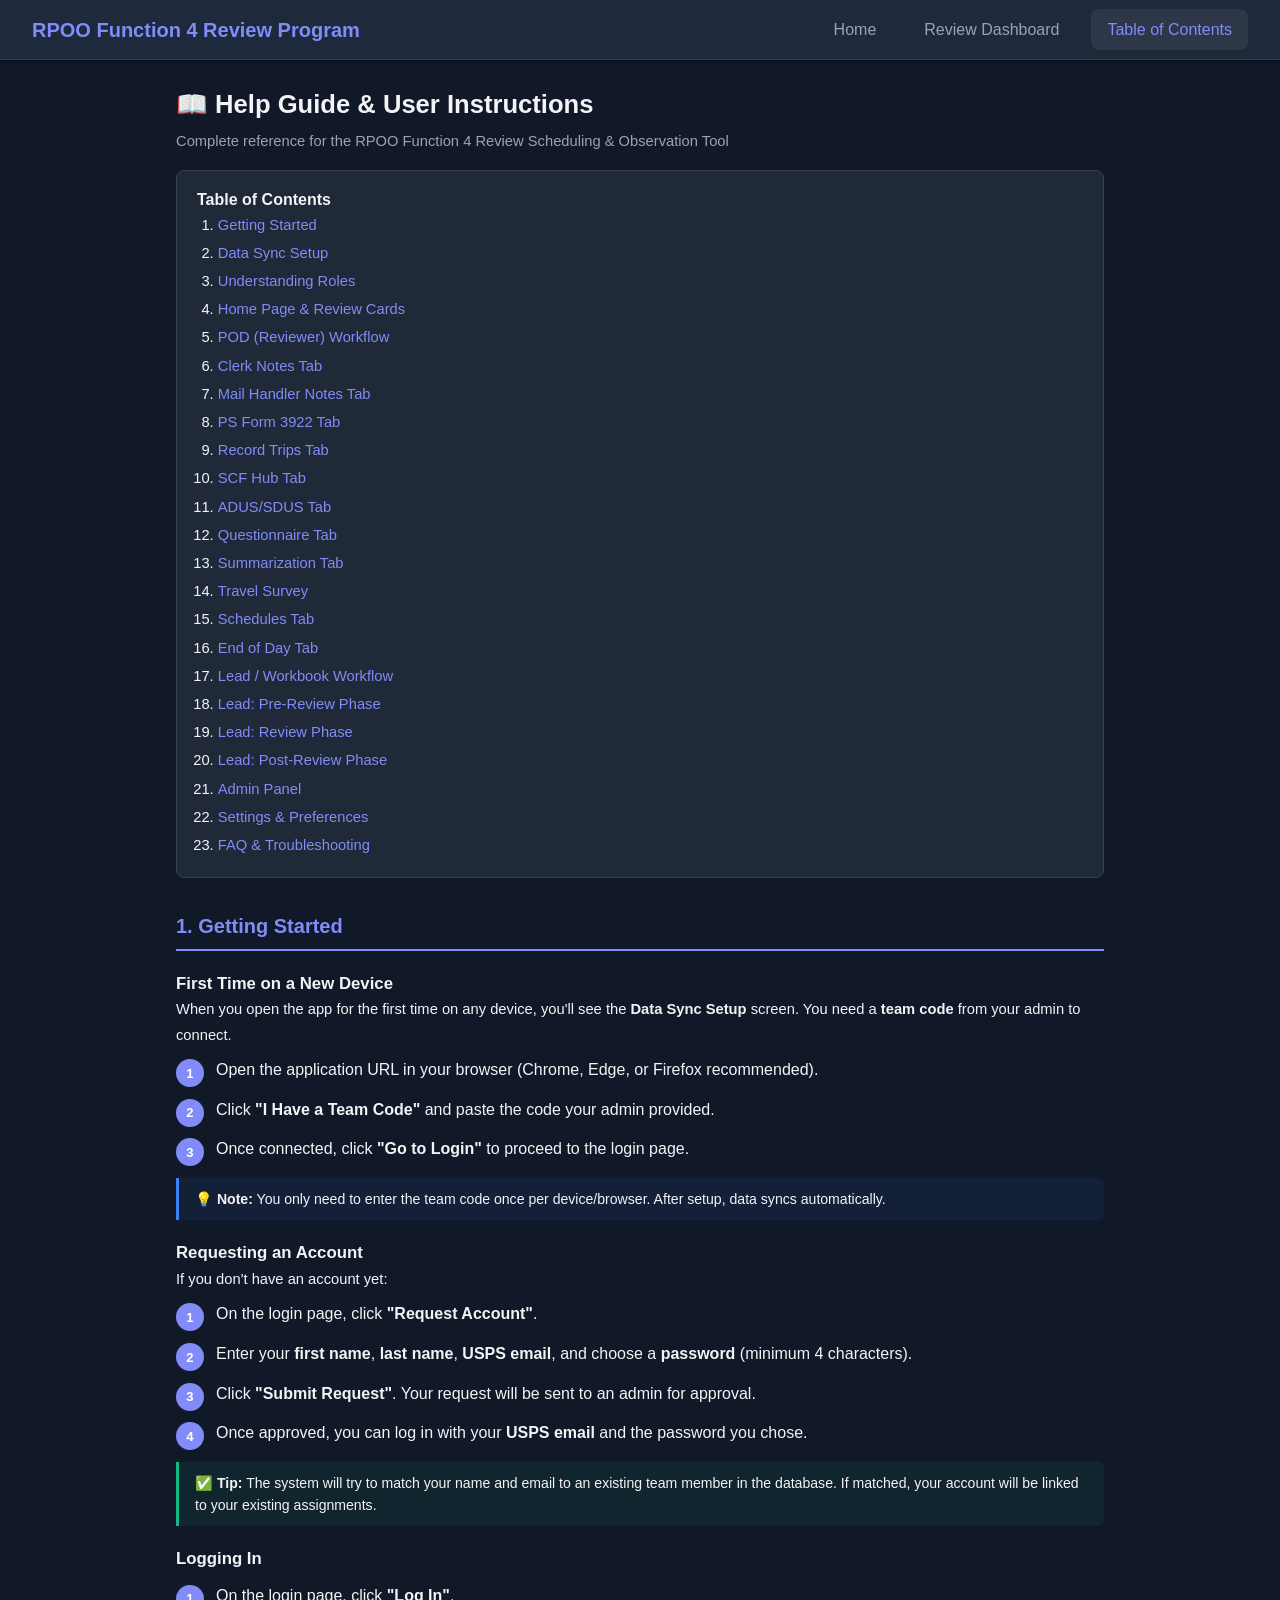
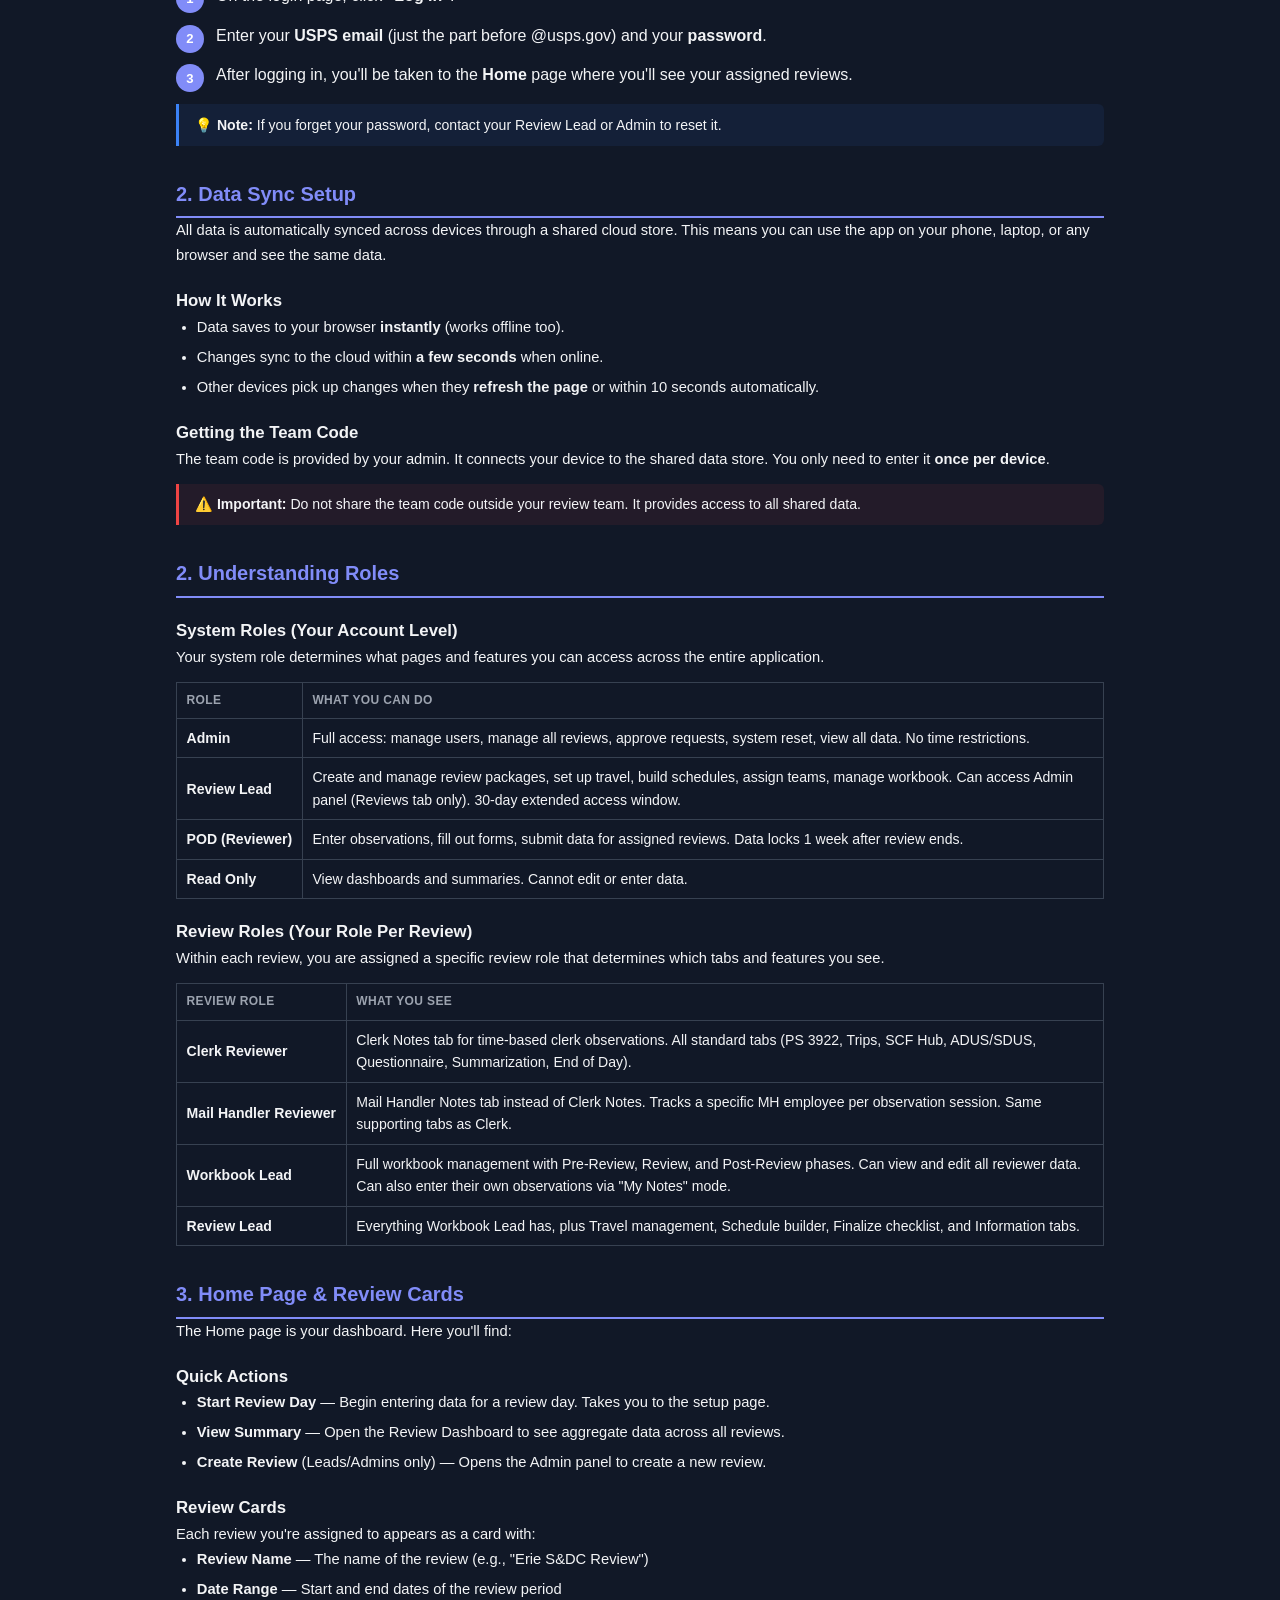
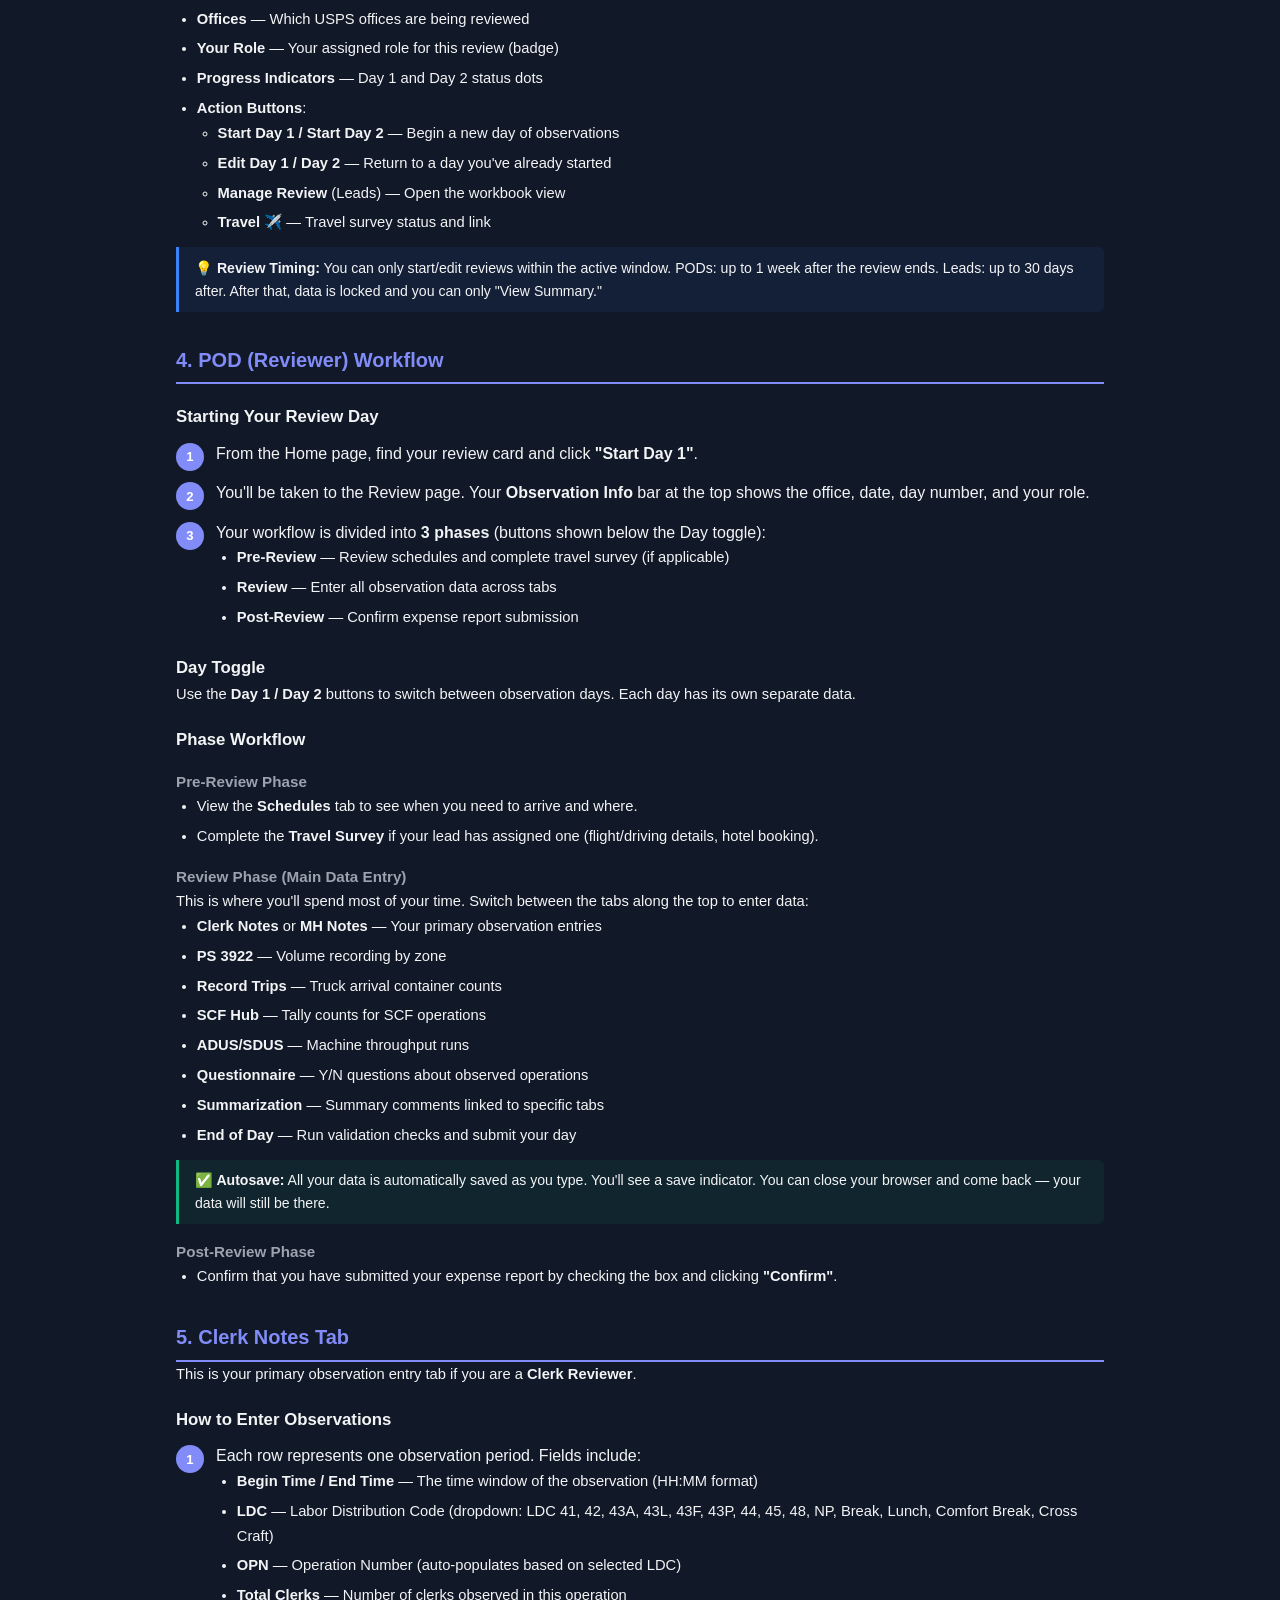
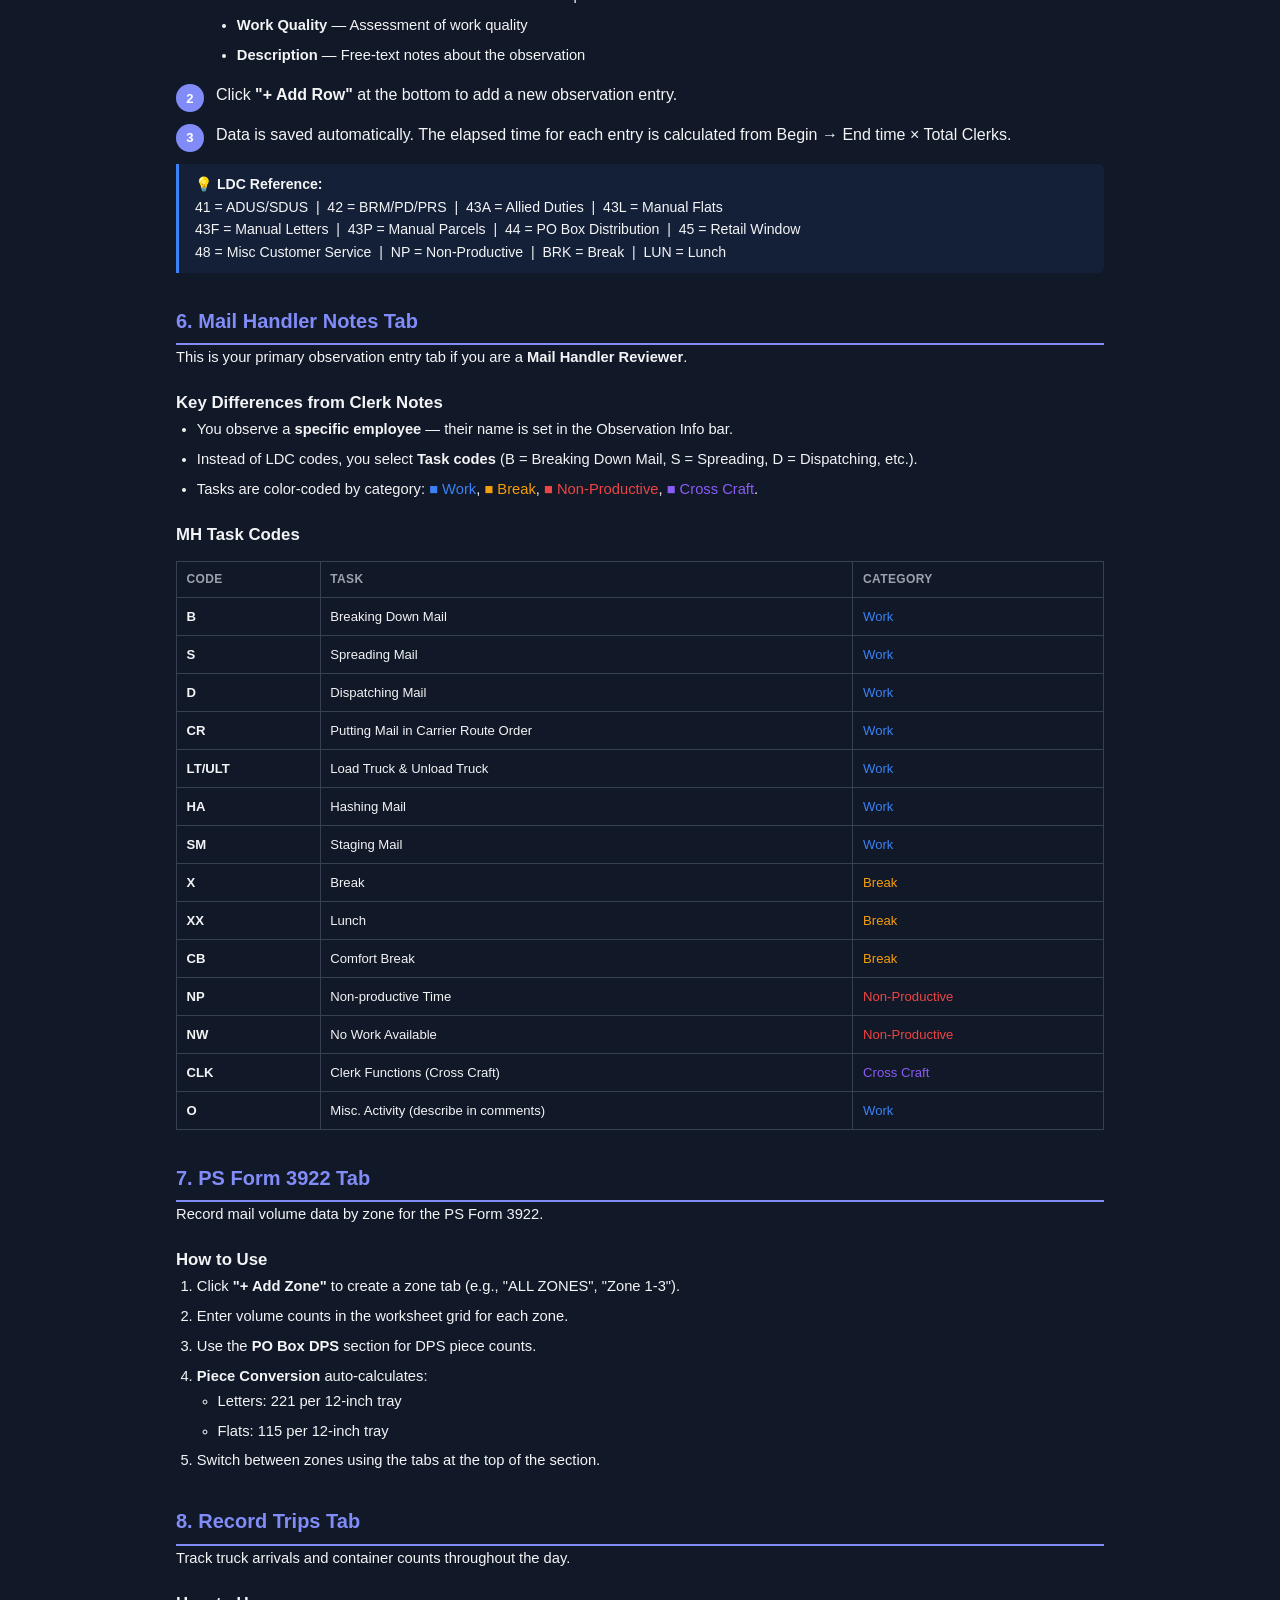
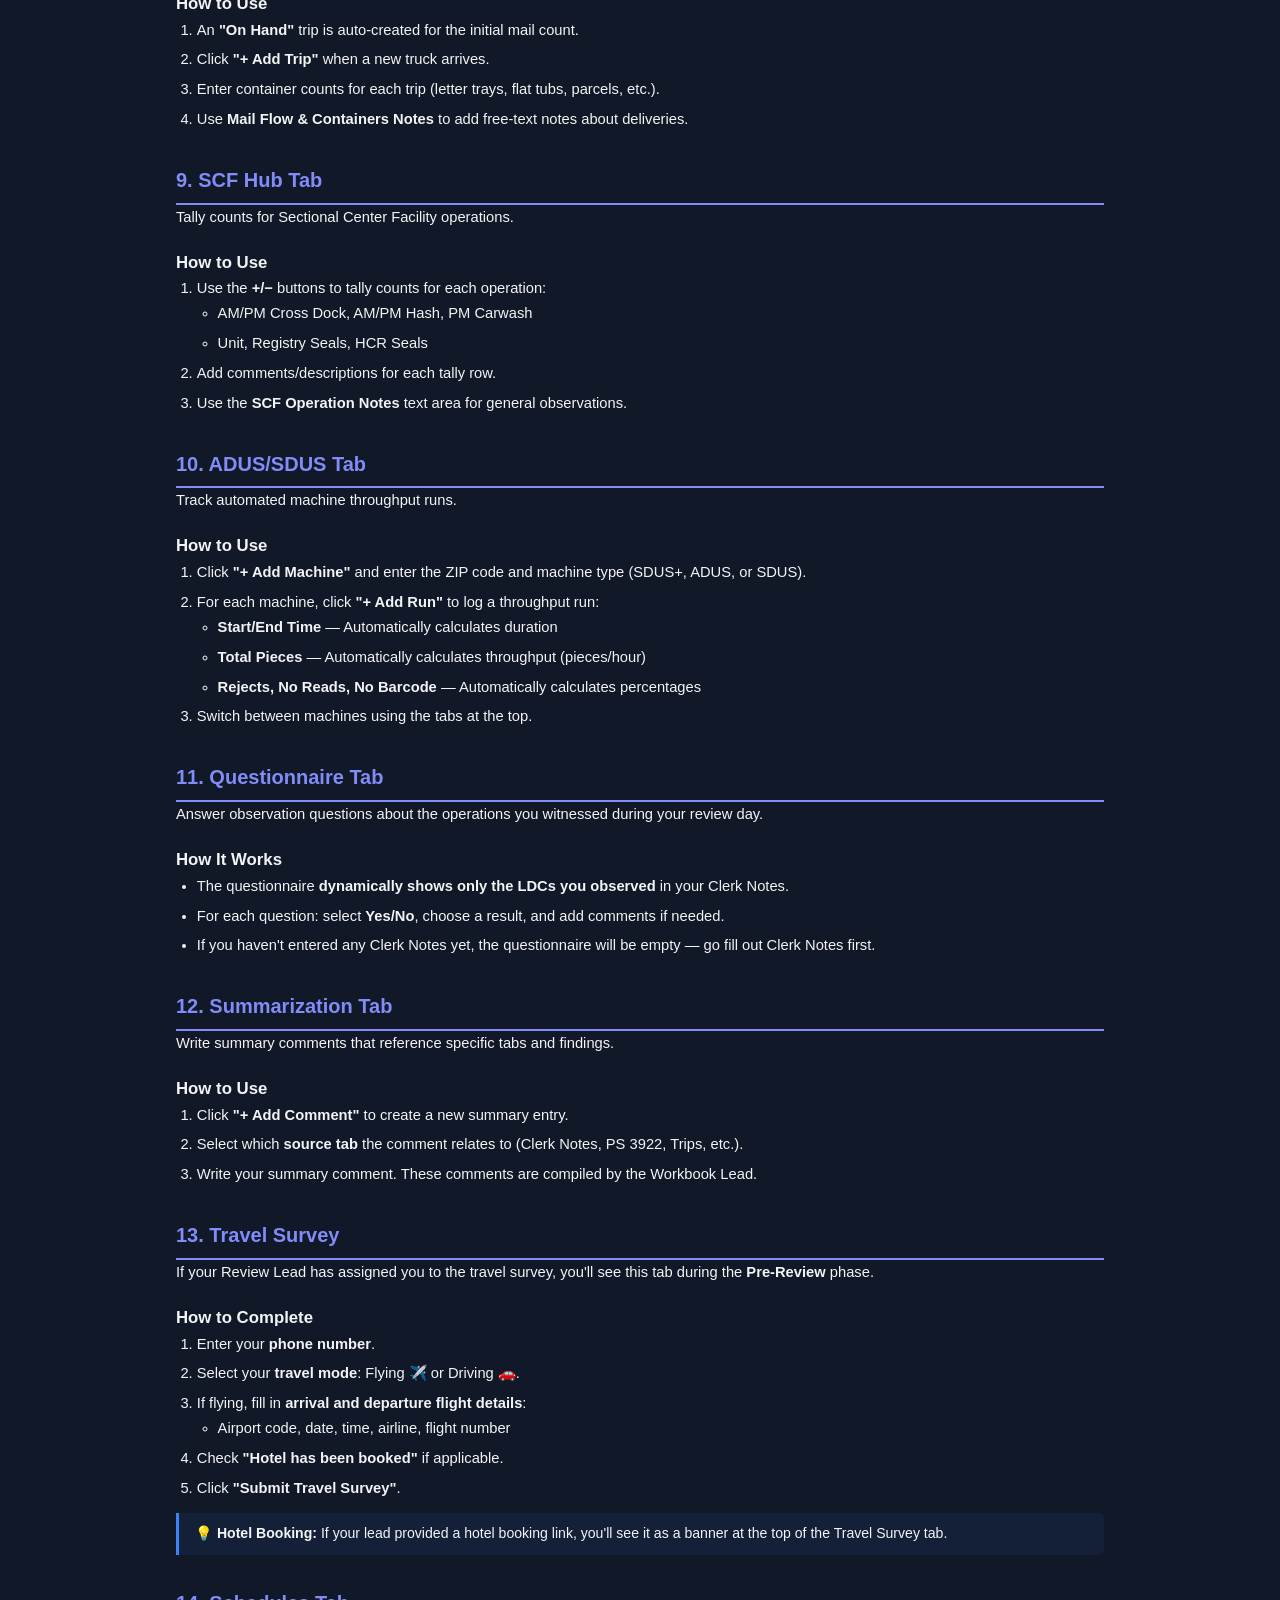
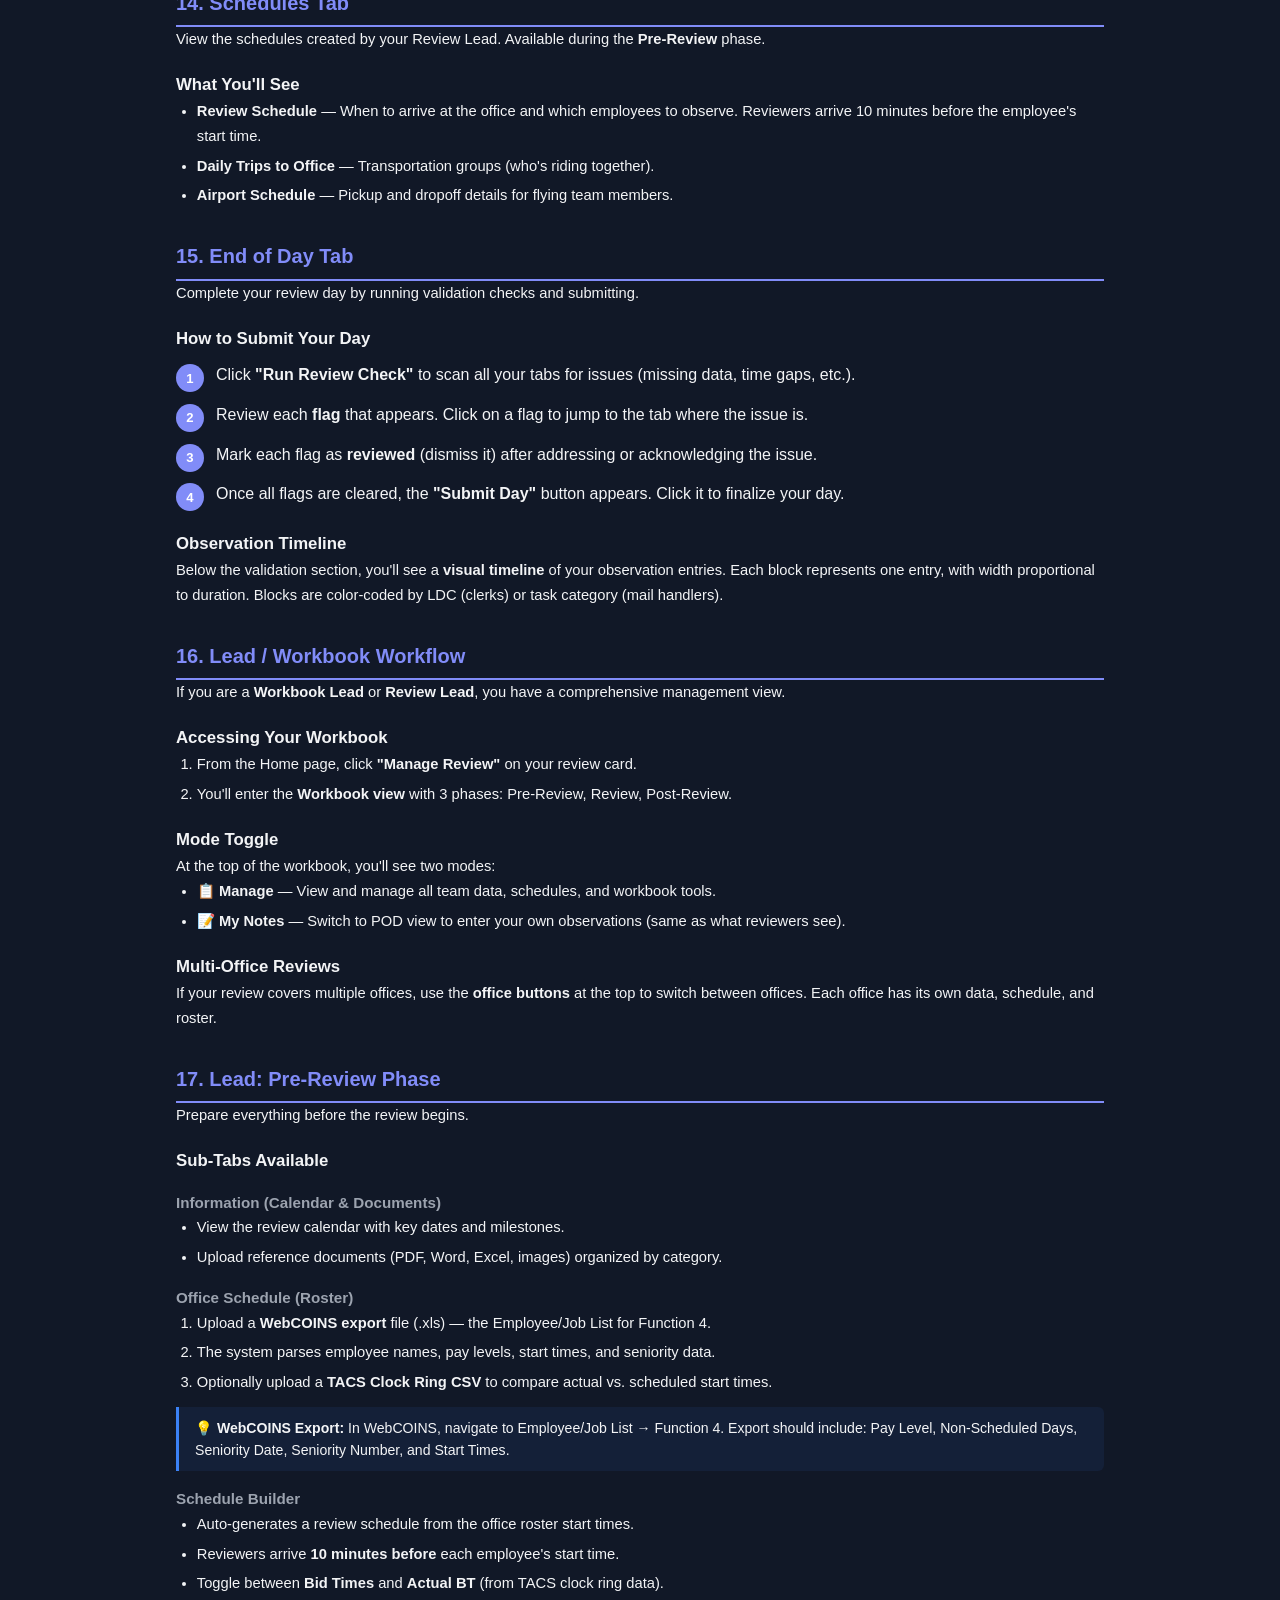
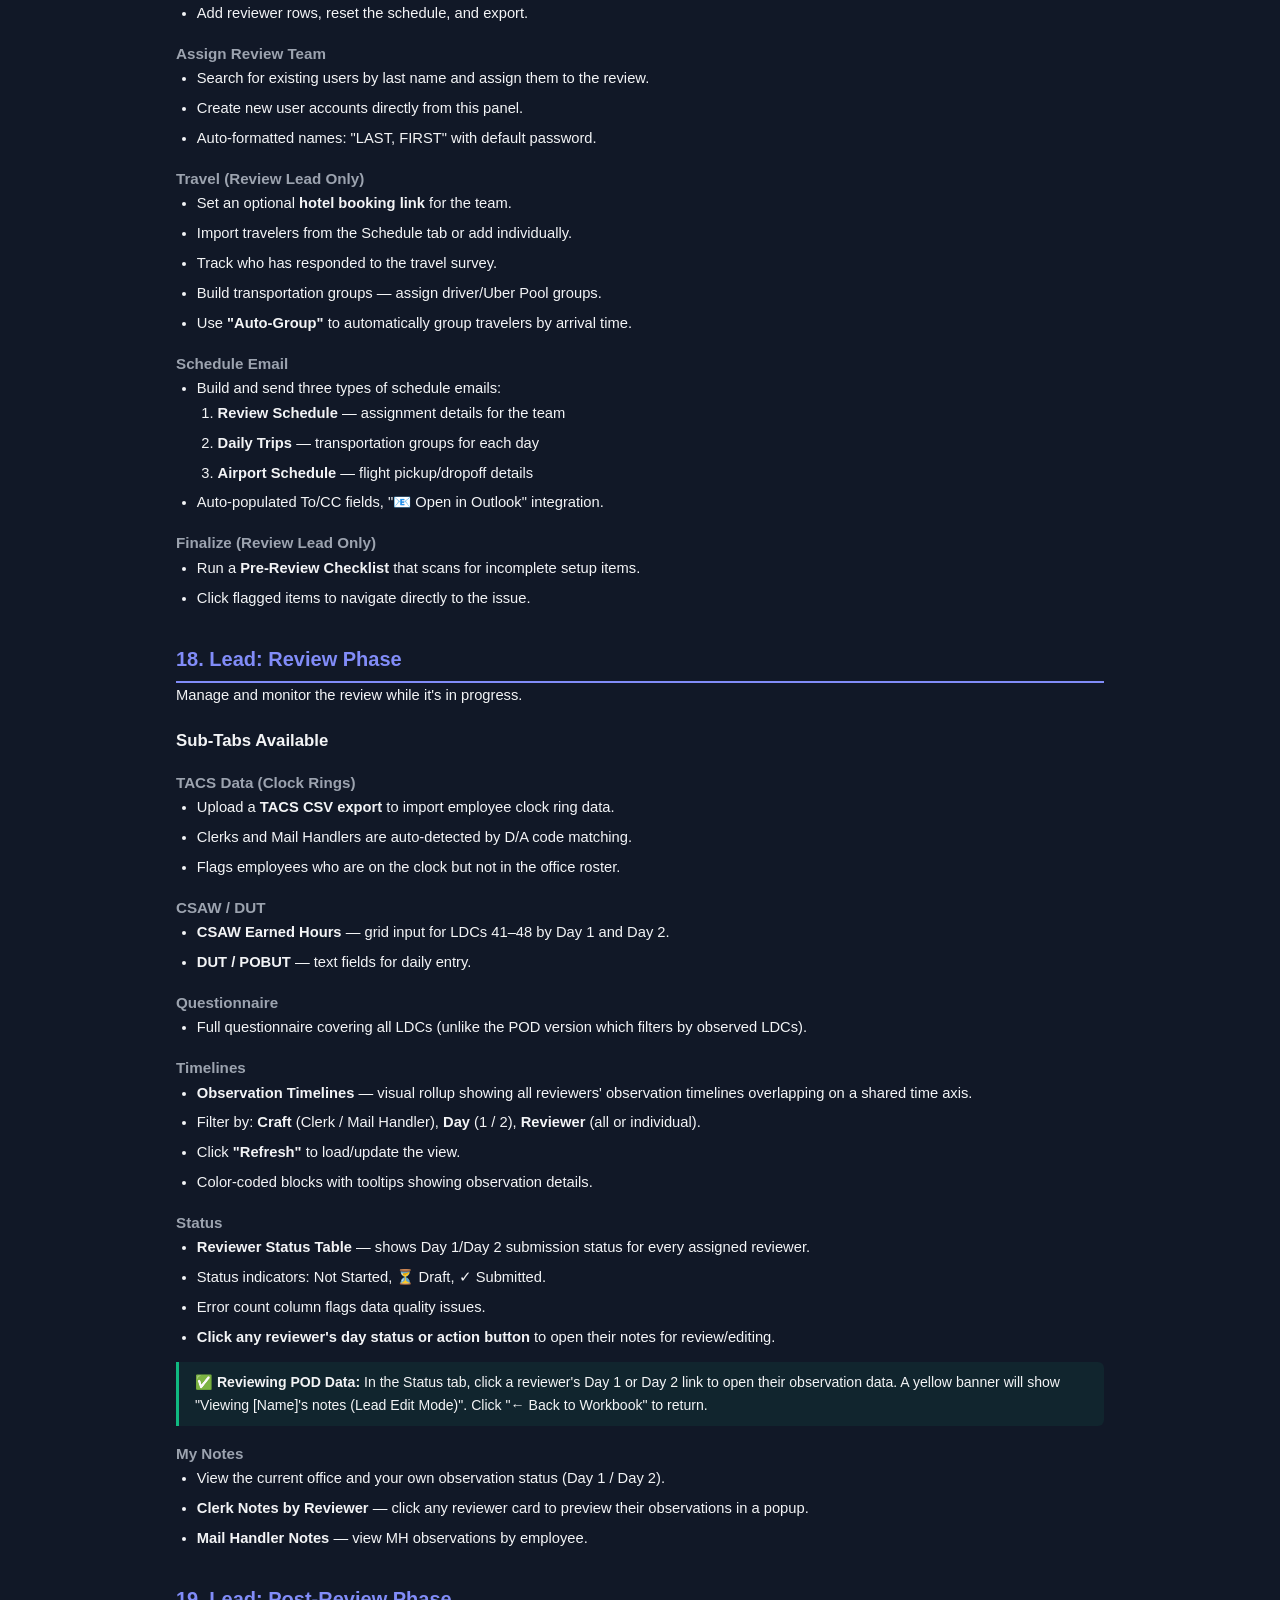
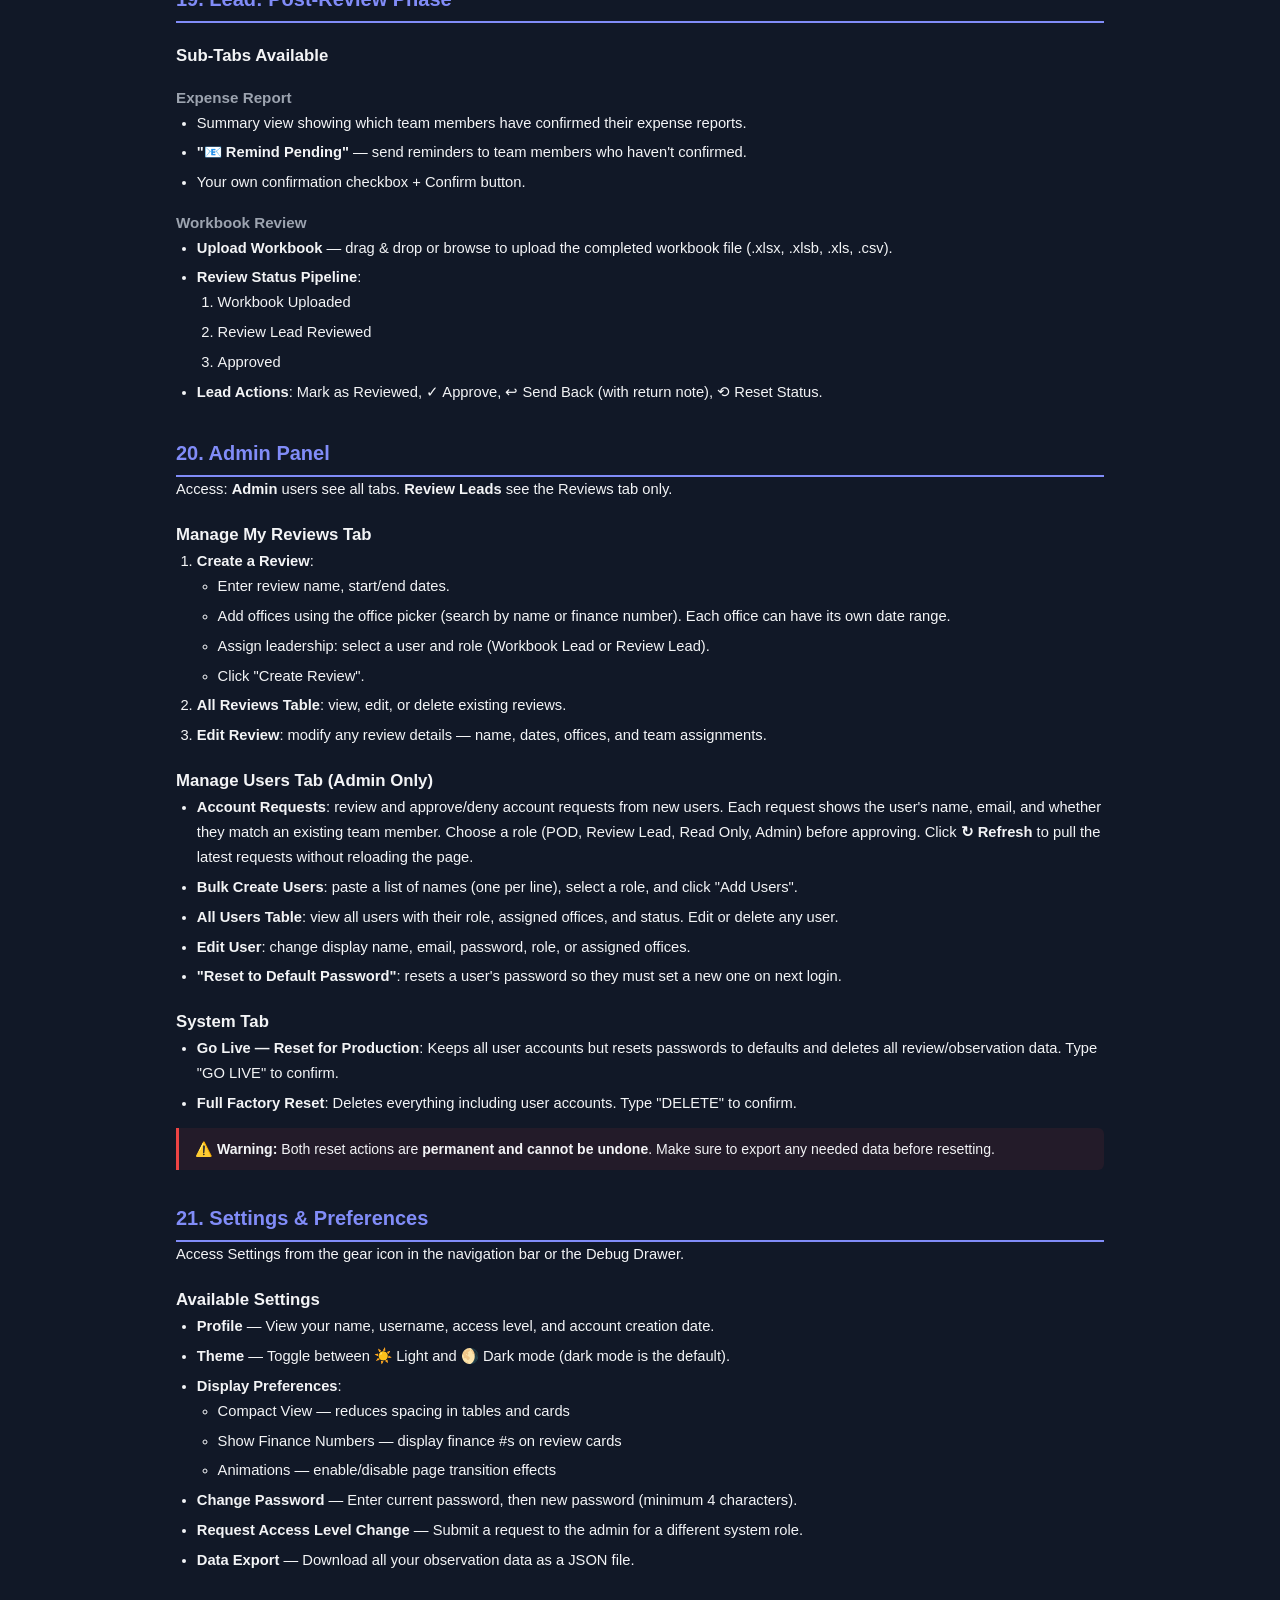
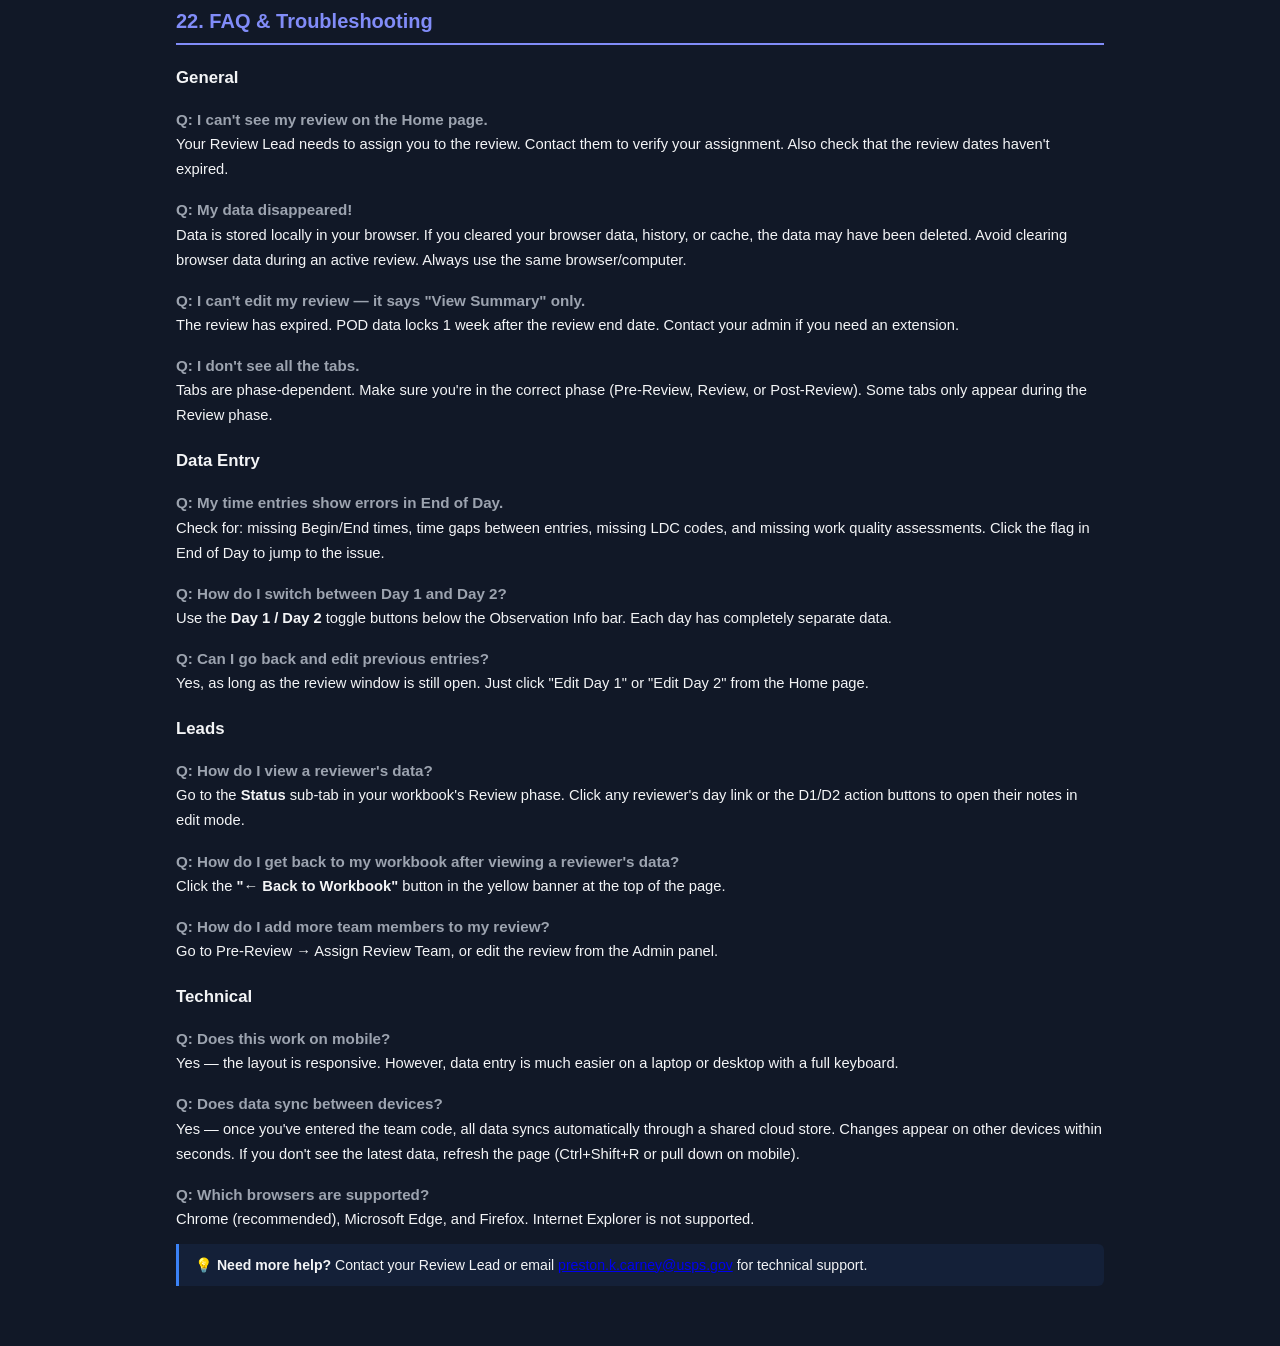
<file: help.html>
﻿<!DOCTYPE html>
<html lang="en">
<head>
  <meta charset="UTF-8">
  <meta name="viewport" content="width=device-width, initial-scale=1.0">
  <title>RPOO Function 4 Review Program &mdash; Table of Contents</title>
  <link rel="stylesheet" href="css/style.css">
  <script>if(localStorage.getItem('clerk_obs_dark')!=='0')document.documentElement.classList.add('dark');</script>
  <style>
    .help-container { max-width: 960px; margin: 0 auto; padding: 1.5rem 1rem 3rem; }
    .help-container h1 { font-size: 1.6rem; margin-bottom: 0.25rem; }
    .help-container h2 { font-size: 1.25rem; margin-top: 2rem; padding-bottom: 0.4rem; border-bottom: 2px solid var(--primary); color: var(--primary); }
    .help-container h3 { font-size: 1.05rem; margin-top: 1.25rem; }
    .help-container h4 { font-size: 0.95rem; margin-top: 1rem; color: var(--text-light); }
    .help-container p, .help-container li { font-size: 0.92rem; line-height: 1.7; }
    .help-container ul, .help-container ol { padding-left: 1.3rem; }
    .help-container li { margin-bottom: 0.3rem; }
    .help-container code { background: var(--bg-light); padding: 0.15rem 0.4rem; border-radius: 3px; font-size: 0.85rem; }
    .help-toc { background: var(--card-bg); border: 1px solid var(--border); border-radius: 8px; padding: 1rem 1.25rem; margin: 1rem 0 2rem; }
    .help-toc h3 { margin-top: 0; font-size: 1rem; }
    .help-toc ol { margin: 0; }
    .help-toc li { margin-bottom: 0.2rem; }
    .help-toc a { color: var(--primary); text-decoration: none; }
    .help-toc a:hover { text-decoration: underline; }
    .help-note { background: rgba(59,130,246,0.08); border-left: 3px solid #3b82f6; padding: 0.6rem 1rem; border-radius: 0 6px 6px 0; margin: 0.75rem 0; font-size: 0.88rem; }
    .help-warn { background: rgba(239,68,68,0.08); border-left: 3px solid #ef4444; padding: 0.6rem 1rem; border-radius: 0 6px 6px 0; margin: 0.75rem 0; font-size: 0.88rem; }
    .help-tip { background: rgba(16,185,129,0.08); border-left: 3px solid #10b981; padding: 0.6rem 1rem; border-radius: 0 6px 6px 0; margin: 0.75rem 0; font-size: 0.88rem; }
    .role-table { width: 100%; border-collapse: collapse; margin: 0.75rem 0; font-size: 0.88rem; }
    .role-table th, .role-table td { padding: 0.5rem 0.6rem; border: 1px solid var(--border); text-align: left; }
    .role-table th { background: var(--bg-light); font-weight: 700; }
    .role-table td:first-child { font-weight: 600; white-space: nowrap; }
    .help-step { display: flex; gap: 0.75rem; margin: 0.6rem 0; align-items: flex-start; }
    .help-step-num { background: var(--primary); color: #fff; width: 28px; height: 28px; border-radius: 50%; display: flex; align-items: center; justify-content: center; font-size: 0.82rem; font-weight: 700; flex-shrink: 0; margin-top: 2px; }
    .help-step-text { flex: 1; }
    @media (max-width: 600px) {
      .help-container { padding: 1rem 0.75rem; }
      .help-container h1 { font-size: 1.3rem; }
    }
  </style>
</head>
<body>
  <nav class="navbar">
    <h1 class="logo">RPOO Function 4 Review Program</h1>
    <div class="nav-links">
      <a href="index.html">Home</a>
      <a href="summary.html">Review Dashboard</a>
      <a href="help.html" class="active">Table of Contents</a>
    </div>
  </nav>

  <div class="help-container">
    <h1>📖 Help Guide &amp; User Instructions</h1>
    <p style="color:var(--text-light);margin-bottom:1rem;">Complete reference for the RPOO Function 4 Review Scheduling &amp; Observation Tool</p>

    <!-- TABLE OF CONTENTS -->
    <div class="help-toc">
      <h3>Table of Contents</h3>
      <ol>
        <li><a href="#getting-started">Getting Started</a></li>
        <li><a href="#data-sync">Data Sync Setup</a></li>
        <li><a href="#roles">Understanding Roles</a></li>
        <li><a href="#home">Home Page &amp; Review Cards</a></li>
        <li><a href="#pod-workflow">POD (Reviewer) Workflow</a></li>
        <li><a href="#clerk-notes">Clerk Notes Tab</a></li>
        <li><a href="#mh-notes">Mail Handler Notes Tab</a></li>
        <li><a href="#ps3922">PS Form 3922 Tab</a></li>
        <li><a href="#trips">Record Trips Tab</a></li>
        <li><a href="#scf">SCF Hub Tab</a></li>
        <li><a href="#adus">ADUS/SDUS Tab</a></li>
        <li><a href="#questionnaire">Questionnaire Tab</a></li>
        <li><a href="#summarization">Summarization Tab</a></li>
        <li><a href="#travel">Travel Survey</a></li>
        <li><a href="#schedules">Schedules Tab</a></li>
        <li><a href="#eod">End of Day Tab</a></li>
        <li><a href="#lead-workflow">Lead / Workbook Workflow</a></li>
        <li><a href="#lead-prereview">Lead: Pre-Review Phase</a></li>
        <li><a href="#lead-review">Lead: Review Phase</a></li>
        <li><a href="#lead-postreview">Lead: Post-Review Phase</a></li>
        <li><a href="#admin">Admin Panel</a></li>
        <li><a href="#settings">Settings &amp; Preferences</a></li>
        <li><a href="#faq">FAQ &amp; Troubleshooting</a></li>
      </ol>
    </div>

    <!-- 1. GETTING STARTED -->
    <h2 id="getting-started">1. Getting Started</h2>

    <h3>First Time on a New Device</h3>
    <p>When you open the app for the first time on any device, you'll see the <strong>Data Sync Setup</strong> screen. You need a <strong>team code</strong> from your admin to connect.</p>
    <div class="help-step">
      <span class="help-step-num">1</span>
      <div class="help-step-text">Open the application URL in your browser (Chrome, Edge, or Firefox recommended).</div>
    </div>
    <div class="help-step">
      <span class="help-step-num">2</span>
      <div class="help-step-text">Click <strong>"I Have a Team Code"</strong> and paste the code your admin provided.</div>
    </div>
    <div class="help-step">
      <span class="help-step-num">3</span>
      <div class="help-step-text">Once connected, click <strong>"Go to Login"</strong> to proceed to the login page.</div>
    </div>

    <div class="help-note">
      <strong>💡 Note:</strong> You only need to enter the team code once per device/browser. After setup, data syncs automatically.
    </div>

    <h3>Requesting an Account</h3>
    <p>If you don't have an account yet:</p>
    <div class="help-step">
      <span class="help-step-num">1</span>
      <div class="help-step-text">On the login page, click <strong>"Request Account"</strong>.</div>
    </div>
    <div class="help-step">
      <span class="help-step-num">2</span>
      <div class="help-step-text">Enter your <strong>first name</strong>, <strong>last name</strong>, <strong>USPS email</strong>, and choose a <strong>password</strong> (minimum 4 characters).</div>
    </div>
    <div class="help-step">
      <span class="help-step-num">3</span>
      <div class="help-step-text">Click <strong>"Submit Request"</strong>. Your request will be sent to an admin for approval.</div>
    </div>
    <div class="help-step">
      <span class="help-step-num">4</span>
      <div class="help-step-text">Once approved, you can log in with your <strong>USPS email</strong> and the password you chose.</div>
    </div>

    <div class="help-tip">
      <strong>✅ Tip:</strong> The system will try to match your name and email to an existing team member in the database. If matched, your account will be linked to your existing assignments.
    </div>

    <h3>Logging In</h3>
    <div class="help-step">
      <span class="help-step-num">1</span>
      <div class="help-step-text">On the login page, click <strong>"Log In"</strong>.</div>
    </div>
    <div class="help-step">
      <span class="help-step-num">2</span>
      <div class="help-step-text">Enter your <strong>USPS email</strong> (just the part before @usps.gov) and your <strong>password</strong>.</div>
    </div>
    <div class="help-step">
      <span class="help-step-num">3</span>
      <div class="help-step-text">After logging in, you'll be taken to the <strong>Home</strong> page where you'll see your assigned reviews.</div>
    </div>

    <div class="help-note">
      <strong>💡 Note:</strong> If you forget your password, contact your Review Lead or Admin to reset it.
    </div>

    <!-- 1b. DATA SYNC -->
    <h2 id="data-sync">2. Data Sync Setup</h2>
    <p>All data is automatically synced across devices through a shared cloud store. This means you can use the app on your phone, laptop, or any browser and see the same data.</p>

    <h3>How It Works</h3>
    <ul>
      <li>Data saves to your browser <strong>instantly</strong> (works offline too).</li>
      <li>Changes sync to the cloud within <strong>a few seconds</strong> when online.</li>
      <li>Other devices pick up changes when they <strong>refresh the page</strong> or within 10 seconds automatically.</li>
    </ul>

    <h3>Getting the Team Code</h3>
    <p>The team code is provided by your admin. It connects your device to the shared data store. You only need to enter it <strong>once per device</strong>.</p>

    <div class="help-warn">
      <strong>⚠️ Important:</strong> Do not share the team code outside your review team. It provides access to all shared data.
    </div>

    <!-- 2. ROLES -->
    <h2 id="roles">2. Understanding Roles</h2>

    <h3>System Roles (Your Account Level)</h3>
    <p>Your system role determines what pages and features you can access across the entire application.</p>

    <table class="role-table">
      <thead>
        <tr><th>Role</th><th>What You Can Do</th></tr>
      </thead>
      <tbody>
        <tr>
          <td>Admin</td>
          <td>Full access: manage users, manage all reviews, approve requests, system reset, view all data. No time restrictions.</td>
        </tr>
        <tr>
          <td>Review Lead</td>
          <td>Create and manage review packages, set up travel, build schedules, assign teams, manage workbook. Can access Admin panel (Reviews tab only). 30-day extended access window.</td>
        </tr>
        <tr>
          <td>POD (Reviewer)</td>
          <td>Enter observations, fill out forms, submit data for assigned reviews. Data locks 1 week after review ends.</td>
        </tr>
        <tr>
          <td>Read Only</td>
          <td>View dashboards and summaries. Cannot edit or enter data.</td>
        </tr>
      </tbody>
    </table>

    <h3>Review Roles (Your Role Per Review)</h3>
    <p>Within each review, you are assigned a specific review role that determines which tabs and features you see.</p>

    <table class="role-table">
      <thead>
        <tr><th>Review Role</th><th>What You See</th></tr>
      </thead>
      <tbody>
        <tr>
          <td>Clerk Reviewer</td>
          <td>Clerk Notes tab for time-based clerk observations. All standard tabs (PS 3922, Trips, SCF Hub, ADUS/SDUS, Questionnaire, Summarization, End of Day).</td>
        </tr>
        <tr>
          <td>Mail Handler Reviewer</td>
          <td>Mail Handler Notes tab instead of Clerk Notes. Tracks a specific MH employee per observation session. Same supporting tabs as Clerk.</td>
        </tr>
        <tr>
          <td>Workbook Lead</td>
          <td>Full workbook management with Pre-Review, Review, and Post-Review phases. Can view and edit all reviewer data. Can also enter their own observations via "My Notes" mode.</td>
        </tr>
        <tr>
          <td>Review Lead</td>
          <td>Everything Workbook Lead has, plus Travel management, Schedule builder, Finalize checklist, and Information tabs.</td>
        </tr>
      </tbody>
    </table>

    <!-- 3. HOME PAGE -->
    <h2 id="home">3. Home Page &amp; Review Cards</h2>

    <p>The Home page is your dashboard. Here you'll find:</p>

    <h3>Quick Actions</h3>
    <ul>
      <li><strong>Start Review Day</strong> — Begin entering data for a review day. Takes you to the setup page.</li>
      <li><strong>View Summary</strong> — Open the Review Dashboard to see aggregate data across all reviews.</li>
      <li><strong>Create Review</strong> (Leads/Admins only) — Opens the Admin panel to create a new review.</li>
    </ul>

    <h3>Review Cards</h3>
    <p>Each review you're assigned to appears as a card with:</p>
    <ul>
      <li><strong>Review Name</strong> — The name of the review (e.g., "Erie S&DC Review")</li>
      <li><strong>Date Range</strong> — Start and end dates of the review period</li>
      <li><strong>Offices</strong> — Which USPS offices are being reviewed</li>
      <li><strong>Your Role</strong> — Your assigned role for this review (badge)</li>
      <li><strong>Progress Indicators</strong> — Day 1 and Day 2 status dots</li>
      <li><strong>Action Buttons</strong>:
        <ul>
          <li><strong>Start Day 1 / Start Day 2</strong> — Begin a new day of observations</li>
          <li><strong>Edit Day 1 / Day 2</strong> — Return to a day you've already started</li>
          <li><strong>Manage Review</strong> (Leads) — Open the workbook view</li>
          <li><strong>Travel ✈️</strong> — Travel survey status and link</li>
        </ul>
      </li>
    </ul>

    <div class="help-note">
      <strong>💡 Review Timing:</strong> You can only start/edit reviews within the active window. PODs: up to 1 week after the review ends. Leads: up to 30 days after. After that, data is locked and you can only "View Summary."
    </div>

    <!-- 4. POD WORKFLOW -->
    <h2 id="pod-workflow">4. POD (Reviewer) Workflow</h2>

    <h3>Starting Your Review Day</h3>
    <div class="help-step">
      <span class="help-step-num">1</span>
      <div class="help-step-text">From the Home page, find your review card and click <strong>"Start Day 1"</strong>.</div>
    </div>
    <div class="help-step">
      <span class="help-step-num">2</span>
      <div class="help-step-text">You'll be taken to the Review page. Your <strong>Observation Info</strong> bar at the top shows the office, date, day number, and your role.</div>
    </div>
    <div class="help-step">
      <span class="help-step-num">3</span>
      <div class="help-step-text">Your workflow is divided into <strong>3 phases</strong> (buttons shown below the Day toggle):
        <ul>
          <li><strong>Pre-Review</strong> — Review schedules and complete travel survey (if applicable)</li>
          <li><strong>Review</strong> — Enter all observation data across tabs</li>
          <li><strong>Post-Review</strong> — Confirm expense report submission</li>
        </ul>
      </div>
    </div>

    <h3>Day Toggle</h3>
    <p>Use the <strong>Day 1 / Day 2</strong> buttons to switch between observation days. Each day has its own separate data.</p>

    <h3>Phase Workflow</h3>
    <h4>Pre-Review Phase</h4>
    <ul>
      <li>View the <strong>Schedules</strong> tab to see when you need to arrive and where.</li>
      <li>Complete the <strong>Travel Survey</strong> if your lead has assigned one (flight/driving details, hotel booking).</li>
    </ul>

    <h4>Review Phase (Main Data Entry)</h4>
    <p>This is where you'll spend most of your time. Switch between the tabs along the top to enter data:</p>
    <ul>
      <li><strong>Clerk Notes</strong> or <strong>MH Notes</strong> — Your primary observation entries</li>
      <li><strong>PS 3922</strong> — Volume recording by zone</li>
      <li><strong>Record Trips</strong> — Truck arrival container counts</li>
      <li><strong>SCF Hub</strong> — Tally counts for SCF operations</li>
      <li><strong>ADUS/SDUS</strong> — Machine throughput runs</li>
      <li><strong>Questionnaire</strong> — Y/N questions about observed operations</li>
      <li><strong>Summarization</strong> — Summary comments linked to specific tabs</li>
      <li><strong>End of Day</strong> — Run validation checks and submit your day</li>
    </ul>

    <div class="help-tip">
      <strong>✅ Autosave:</strong> All your data is automatically saved as you type. You'll see a save indicator. You can close your browser and come back — your data will still be there.
    </div>

    <h4>Post-Review Phase</h4>
    <ul>
      <li>Confirm that you have submitted your expense report by checking the box and clicking <strong>"Confirm"</strong>.</li>
    </ul>

    <!-- 5. CLERK NOTES -->
    <h2 id="clerk-notes">5. Clerk Notes Tab</h2>
    <p>This is your primary observation entry tab if you are a <strong>Clerk Reviewer</strong>.</p>

    <h3>How to Enter Observations</h3>
    <div class="help-step">
      <span class="help-step-num">1</span>
      <div class="help-step-text">Each row represents one observation period. Fields include:
        <ul>
          <li><strong>Begin Time / End Time</strong> — The time window of the observation (HH:MM format)</li>
          <li><strong>LDC</strong> — Labor Distribution Code (dropdown: LDC 41, 42, 43A, 43L, 43F, 43P, 44, 45, 48, NP, Break, Lunch, Comfort Break, Cross Craft)</li>
          <li><strong>OPN</strong> — Operation Number (auto-populates based on selected LDC)</li>
          <li><strong>Total Clerks</strong> — Number of clerks observed in this operation</li>
          <li><strong>Work Quality</strong> — Assessment of work quality</li>
          <li><strong>Description</strong> — Free-text notes about the observation</li>
        </ul>
      </div>
    </div>
    <div class="help-step">
      <span class="help-step-num">2</span>
      <div class="help-step-text">Click <strong>"+ Add Row"</strong> at the bottom to add a new observation entry.</div>
    </div>
    <div class="help-step">
      <span class="help-step-num">3</span>
      <div class="help-step-text">Data is saved automatically. The elapsed time for each entry is calculated from Begin → End time × Total Clerks.</div>
    </div>

    <div class="help-note">
      <strong>💡 LDC Reference:</strong><br>
      41 = ADUS/SDUS &nbsp;|&nbsp; 42 = BRM/PD/PRS &nbsp;|&nbsp; 43A = Allied Duties &nbsp;|&nbsp; 43L = Manual Flats<br>
      43F = Manual Letters &nbsp;|&nbsp; 43P = Manual Parcels &nbsp;|&nbsp; 44 = PO Box Distribution &nbsp;|&nbsp; 45 = Retail Window<br>
      48 = Misc Customer Service &nbsp;|&nbsp; NP = Non-Productive &nbsp;|&nbsp; BRK = Break &nbsp;|&nbsp; LUN = Lunch
    </div>

    <!-- 6. MH NOTES -->
    <h2 id="mh-notes">6. Mail Handler Notes Tab</h2>
    <p>This is your primary observation entry tab if you are a <strong>Mail Handler Reviewer</strong>.</p>

    <h3>Key Differences from Clerk Notes</h3>
    <ul>
      <li>You observe a <strong>specific employee</strong> — their name is set in the Observation Info bar.</li>
      <li>Instead of LDC codes, you select <strong>Task codes</strong> (B = Breaking Down Mail, S = Spreading, D = Dispatching, etc.).</li>
      <li>Tasks are color-coded by category: <span style="color:#3b82f6;">■ Work</span>, <span style="color:#f59e0b;">■ Break</span>, <span style="color:#ef4444;">■ Non-Productive</span>, <span style="color:#8b5cf6;">■ Cross Craft</span>.</li>
    </ul>

    <h3>MH Task Codes</h3>
    <table class="role-table" style="font-size:0.82rem;">
      <thead><tr><th>Code</th><th>Task</th><th>Category</th></tr></thead>
      <tbody>
        <tr><td>B</td><td>Breaking Down Mail</td><td style="color:#3b82f6;">Work</td></tr>
        <tr><td>S</td><td>Spreading Mail</td><td style="color:#3b82f6;">Work</td></tr>
        <tr><td>D</td><td>Dispatching Mail</td><td style="color:#3b82f6;">Work</td></tr>
        <tr><td>CR</td><td>Putting Mail in Carrier Route Order</td><td style="color:#3b82f6;">Work</td></tr>
        <tr><td>LT/ULT</td><td>Load Truck &amp; Unload Truck</td><td style="color:#3b82f6;">Work</td></tr>
        <tr><td>HA</td><td>Hashing Mail</td><td style="color:#3b82f6;">Work</td></tr>
        <tr><td>SM</td><td>Staging Mail</td><td style="color:#3b82f6;">Work</td></tr>
        <tr><td>X</td><td>Break</td><td style="color:#f59e0b;">Break</td></tr>
        <tr><td>XX</td><td>Lunch</td><td style="color:#f59e0b;">Break</td></tr>
        <tr><td>CB</td><td>Comfort Break</td><td style="color:#f59e0b;">Break</td></tr>
        <tr><td>NP</td><td>Non-productive Time</td><td style="color:#ef4444;">Non-Productive</td></tr>
        <tr><td>NW</td><td>No Work Available</td><td style="color:#ef4444;">Non-Productive</td></tr>
        <tr><td>CLK</td><td>Clerk Functions (Cross Craft)</td><td style="color:#8b5cf6;">Cross Craft</td></tr>
        <tr><td>O</td><td>Misc. Activity (describe in comments)</td><td style="color:#3b82f6;">Work</td></tr>
      </tbody>
    </table>

    <!-- 7. PS FORM 3922 -->
    <h2 id="ps3922">7. PS Form 3922 Tab</h2>
    <p>Record mail volume data by zone for the PS Form 3922.</p>

    <h3>How to Use</h3>
    <ol>
      <li>Click <strong>"+ Add Zone"</strong> to create a zone tab (e.g., "ALL ZONES", "Zone 1-3").</li>
      <li>Enter volume counts in the worksheet grid for each zone.</li>
      <li>Use the <strong>PO Box DPS</strong> section for DPS piece counts.</li>
      <li><strong>Piece Conversion</strong> auto-calculates:
        <ul>
          <li>Letters: 221 per 12-inch tray</li>
          <li>Flats: 115 per 12-inch tray</li>
        </ul>
      </li>
      <li>Switch between zones using the tabs at the top of the section.</li>
    </ol>

    <!-- 8. RECORD TRIPS -->
    <h2 id="trips">8. Record Trips Tab</h2>
    <p>Track truck arrivals and container counts throughout the day.</p>

    <h3>How to Use</h3>
    <ol>
      <li>An <strong>"On Hand"</strong> trip is auto-created for the initial mail count.</li>
      <li>Click <strong>"+ Add Trip"</strong> when a new truck arrives.</li>
      <li>Enter container counts for each trip (letter trays, flat tubs, parcels, etc.).</li>
      <li>Use <strong>Mail Flow &amp; Containers Notes</strong> to add free-text notes about deliveries.</li>
    </ol>

    <!-- 9. SCF HUB -->
    <h2 id="scf">9. SCF Hub Tab</h2>
    <p>Tally counts for Sectional Center Facility operations.</p>

    <h3>How to Use</h3>
    <ol>
      <li>Use the <strong>+/−</strong> buttons to tally counts for each operation:
        <ul>
          <li>AM/PM Cross Dock, AM/PM Hash, PM Carwash</li>
          <li>Unit, Registry Seals, HCR Seals</li>
        </ul>
      </li>
      <li>Add comments/descriptions for each tally row.</li>
      <li>Use the <strong>SCF Operation Notes</strong> text area for general observations.</li>
    </ol>

    <!-- 10. ADUS/SDUS -->
    <h2 id="adus">10. ADUS/SDUS Tab</h2>
    <p>Track automated machine throughput runs.</p>

    <h3>How to Use</h3>
    <ol>
      <li>Click <strong>"+ Add Machine"</strong> and enter the ZIP code and machine type (SDUS+, ADUS, or SDUS).</li>
      <li>For each machine, click <strong>"+ Add Run"</strong> to log a throughput run:
        <ul>
          <li><strong>Start/End Time</strong> — Automatically calculates duration</li>
          <li><strong>Total Pieces</strong> — Automatically calculates throughput (pieces/hour)</li>
          <li><strong>Rejects, No Reads, No Barcode</strong> — Automatically calculates percentages</li>
        </ul>
      </li>
      <li>Switch between machines using the tabs at the top.</li>
    </ol>

    <!-- 11. QUESTIONNAIRE -->
    <h2 id="questionnaire">11. Questionnaire Tab</h2>
    <p>Answer observation questions about the operations you witnessed during your review day.</p>

    <h3>How It Works</h3>
    <ul>
      <li>The questionnaire <strong>dynamically shows only the LDCs you observed</strong> in your Clerk Notes.</li>
      <li>For each question: select <strong>Yes/No</strong>, choose a result, and add comments if needed.</li>
      <li>If you haven't entered any Clerk Notes yet, the questionnaire will be empty — go fill out Clerk Notes first.</li>
    </ul>

    <!-- 12. SUMMARIZATION -->
    <h2 id="summarization">12. Summarization Tab</h2>
    <p>Write summary comments that reference specific tabs and findings.</p>

    <h3>How to Use</h3>
    <ol>
      <li>Click <strong>"+ Add Comment"</strong> to create a new summary entry.</li>
      <li>Select which <strong>source tab</strong> the comment relates to (Clerk Notes, PS 3922, Trips, etc.).</li>
      <li>Write your summary comment. These comments are compiled by the Workbook Lead.</li>
    </ol>

    <!-- 13. TRAVEL SURVEY -->
    <h2 id="travel">13. Travel Survey</h2>
    <p>If your Review Lead has assigned you to the travel survey, you'll see this tab during the <strong>Pre-Review</strong> phase.</p>

    <h3>How to Complete</h3>
    <ol>
      <li>Enter your <strong>phone number</strong>.</li>
      <li>Select your <strong>travel mode</strong>: Flying ✈️ or Driving 🚗.</li>
      <li>If flying, fill in <strong>arrival and departure flight details</strong>:
        <ul>
          <li>Airport code, date, time, airline, flight number</li>
        </ul>
      </li>
      <li>Check <strong>"Hotel has been booked"</strong> if applicable.</li>
      <li>Click <strong>"Submit Travel Survey"</strong>.</li>
    </ol>

    <div class="help-note">
      <strong>💡 Hotel Booking:</strong> If your lead provided a hotel booking link, you'll see it as a banner at the top of the Travel Survey tab.
    </div>

    <!-- 14. SCHEDULES -->
    <h2 id="schedules">14. Schedules Tab</h2>
    <p>View the schedules created by your Review Lead. Available during the <strong>Pre-Review</strong> phase.</p>

    <h3>What You'll See</h3>
    <ul>
      <li><strong>Review Schedule</strong> — When to arrive at the office and which employees to observe. Reviewers arrive 10 minutes before the employee's start time.</li>
      <li><strong>Daily Trips to Office</strong> — Transportation groups (who's riding together).</li>
      <li><strong>Airport Schedule</strong> — Pickup and dropoff details for flying team members.</li>
    </ul>

    <!-- 15. END OF DAY -->
    <h2 id="eod">15. End of Day Tab</h2>
    <p>Complete your review day by running validation checks and submitting.</p>

    <h3>How to Submit Your Day</h3>
    <div class="help-step">
      <span class="help-step-num">1</span>
      <div class="help-step-text">Click <strong>"Run Review Check"</strong> to scan all your tabs for issues (missing data, time gaps, etc.).</div>
    </div>
    <div class="help-step">
      <span class="help-step-num">2</span>
      <div class="help-step-text">Review each <strong>flag</strong> that appears. Click on a flag to jump to the tab where the issue is.</div>
    </div>
    <div class="help-step">
      <span class="help-step-num">3</span>
      <div class="help-step-text">Mark each flag as <strong>reviewed</strong> (dismiss it) after addressing or acknowledging the issue.</div>
    </div>
    <div class="help-step">
      <span class="help-step-num">4</span>
      <div class="help-step-text">Once all flags are cleared, the <strong>"Submit Day"</strong> button appears. Click it to finalize your day.</div>
    </div>

    <h3>Observation Timeline</h3>
    <p>Below the validation section, you'll see a <strong>visual timeline</strong> of your observation entries. Each block represents one entry, with width proportional to duration. Blocks are color-coded by LDC (clerks) or task category (mail handlers).</p>

    <!-- 16. LEAD WORKFLOW -->
    <h2 id="lead-workflow">16. Lead / Workbook Workflow</h2>
    <p>If you are a <strong>Workbook Lead</strong> or <strong>Review Lead</strong>, you have a comprehensive management view.</p>

    <h3>Accessing Your Workbook</h3>
    <ol>
      <li>From the Home page, click <strong>"Manage Review"</strong> on your review card.</li>
      <li>You'll enter the <strong>Workbook view</strong> with 3 phases: Pre-Review, Review, Post-Review.</li>
    </ol>

    <h3>Mode Toggle</h3>
    <p>At the top of the workbook, you'll see two modes:</p>
    <ul>
      <li><strong>📋 Manage</strong> — View and manage all team data, schedules, and workbook tools.</li>
      <li><strong>📝 My Notes</strong> — Switch to POD view to enter your own observations (same as what reviewers see).</li>
    </ul>

    <h3>Multi-Office Reviews</h3>
    <p>If your review covers multiple offices, use the <strong>office buttons</strong> at the top to switch between offices. Each office has its own data, schedule, and roster.</p>

    <!-- 17. LEAD PRE-REVIEW -->
    <h2 id="lead-prereview">17. Lead: Pre-Review Phase</h2>
    <p>Prepare everything before the review begins.</p>

    <h3>Sub-Tabs Available</h3>

    <h4>Information (Calendar &amp; Documents)</h4>
    <ul>
      <li>View the review calendar with key dates and milestones.</li>
      <li>Upload reference documents (PDF, Word, Excel, images) organized by category.</li>
    </ul>

    <h4>Office Schedule (Roster)</h4>
    <ol>
      <li>Upload a <strong>WebCOINS export</strong> file (.xls) — the Employee/Job List for Function 4.</li>
      <li>The system parses employee names, pay levels, start times, and seniority data.</li>
      <li>Optionally upload a <strong>TACS Clock Ring CSV</strong> to compare actual vs. scheduled start times.</li>
    </ol>

    <div class="help-note">
      <strong>💡 WebCOINS Export:</strong> In WebCOINS, navigate to Employee/Job List → Function 4. Export should include: Pay Level, Non-Scheduled Days, Seniority Date, Seniority Number, and Start Times.
    </div>

    <h4>Schedule Builder</h4>
    <ul>
      <li>Auto-generates a review schedule from the office roster start times.</li>
      <li>Reviewers arrive <strong>10 minutes before</strong> each employee's start time.</li>
      <li>Toggle between <strong>Bid Times</strong> and <strong>Actual BT</strong> (from TACS clock ring data).</li>
      <li>Add reviewer rows, reset the schedule, and export.</li>
    </ul>

    <h4>Assign Review Team</h4>
    <ul>
      <li>Search for existing users by last name and assign them to the review.</li>
      <li>Create new user accounts directly from this panel.</li>
      <li>Auto-formatted names: "LAST, FIRST" with default password.</li>
    </ul>

    <h4>Travel (Review Lead Only)</h4>
    <ul>
      <li>Set an optional <strong>hotel booking link</strong> for the team.</li>
      <li>Import travelers from the Schedule tab or add individually.</li>
      <li>Track who has responded to the travel survey.</li>
      <li>Build transportation groups — assign driver/Uber Pool groups.</li>
      <li>Use <strong>"Auto-Group"</strong> to automatically group travelers by arrival time.</li>
    </ul>

    <h4>Schedule Email</h4>
    <ul>
      <li>Build and send three types of schedule emails:
        <ol>
          <li><strong>Review Schedule</strong> — assignment details for the team</li>
          <li><strong>Daily Trips</strong> — transportation groups for each day</li>
          <li><strong>Airport Schedule</strong> — flight pickup/dropoff details</li>
        </ol>
      </li>
      <li>Auto-populated To/CC fields, "📧 Open in Outlook" integration.</li>
    </ul>

    <h4>Finalize (Review Lead Only)</h4>
    <ul>
      <li>Run a <strong>Pre-Review Checklist</strong> that scans for incomplete setup items.</li>
      <li>Click flagged items to navigate directly to the issue.</li>
    </ul>

    <!-- 18. LEAD REVIEW -->
    <h2 id="lead-review">18. Lead: Review Phase</h2>
    <p>Manage and monitor the review while it's in progress.</p>

    <h3>Sub-Tabs Available</h3>

    <h4>TACS Data (Clock Rings)</h4>
    <ul>
      <li>Upload a <strong>TACS CSV export</strong> to import employee clock ring data.</li>
      <li>Clerks and Mail Handlers are auto-detected by D/A code matching.</li>
      <li>Flags employees who are on the clock but not in the office roster.</li>
    </ul>

    <h4>CSAW / DUT</h4>
    <ul>
      <li><strong>CSAW Earned Hours</strong> — grid input for LDCs 41–48 by Day 1 and Day 2.</li>
      <li><strong>DUT / POBUT</strong> — text fields for daily entry.</li>
    </ul>

    <h4>Questionnaire</h4>
    <ul>
      <li>Full questionnaire covering all LDCs (unlike the POD version which filters by observed LDCs).</li>
    </ul>

    <h4>Timelines</h4>
    <ul>
      <li><strong>Observation Timelines</strong> — visual rollup showing all reviewers' observation timelines overlapping on a shared time axis.</li>
      <li>Filter by: <strong>Craft</strong> (Clerk / Mail Handler), <strong>Day</strong> (1 / 2), <strong>Reviewer</strong> (all or individual).</li>
      <li>Click <strong>"Refresh"</strong> to load/update the view.</li>
      <li>Color-coded blocks with tooltips showing observation details.</li>
    </ul>

    <h4>Status</h4>
    <ul>
      <li><strong>Reviewer Status Table</strong> — shows Day 1/Day 2 submission status for every assigned reviewer.</li>
      <li>Status indicators: Not Started, ⏳ Draft, ✓ Submitted.</li>
      <li>Error count column flags data quality issues.</li>
      <li><strong>Click any reviewer's day status or action button</strong> to open their notes for review/editing.</li>
    </ul>

    <div class="help-tip">
      <strong>✅ Reviewing POD Data:</strong> In the Status tab, click a reviewer's Day 1 or Day 2 link to open their observation data. A yellow banner will show "Viewing [Name]'s notes (Lead Edit Mode)". Click "← Back to Workbook" to return.
    </div>

    <h4>My Notes</h4>
    <ul>
      <li>View the current office and your own observation status (Day 1 / Day 2).</li>
      <li><strong>Clerk Notes by Reviewer</strong> — click any reviewer card to preview their observations in a popup.</li>
      <li><strong>Mail Handler Notes</strong> — view MH observations by employee.</li>
    </ul>

    <!-- 19. LEAD POST-REVIEW -->
    <h2 id="lead-postreview">19. Lead: Post-Review Phase</h2>

    <h3>Sub-Tabs Available</h3>

    <h4>Expense Report</h4>
    <ul>
      <li>Summary view showing which team members have confirmed their expense reports.</li>
      <li><strong>"📧 Remind Pending"</strong> — send reminders to team members who haven't confirmed.</li>
      <li>Your own confirmation checkbox + Confirm button.</li>
    </ul>

    <h4>Workbook Review</h4>
    <ul>
      <li><strong>Upload Workbook</strong> — drag &amp; drop or browse to upload the completed workbook file (.xlsx, .xlsb, .xls, .csv).</li>
      <li><strong>Review Status Pipeline</strong>:
        <ol>
          <li>Workbook Uploaded</li>
          <li>Review Lead Reviewed</li>
          <li>Approved</li>
        </ol>
      </li>
      <li><strong>Lead Actions</strong>: Mark as Reviewed, ✓ Approve, ↩ Send Back (with return note), ⟲ Reset Status.</li>
    </ul>

    <!-- 20. ADMIN PANEL -->
    <h2 id="admin">20. Admin Panel</h2>
    <p>Access: <strong>Admin</strong> users see all tabs. <strong>Review Leads</strong> see the Reviews tab only.</p>

    <h3>Manage My Reviews Tab</h3>
    <ol>
      <li><strong>Create a Review</strong>:
        <ul>
          <li>Enter review name, start/end dates.</li>
          <li>Add offices using the office picker (search by name or finance number). Each office can have its own date range.</li>
          <li>Assign leadership: select a user and role (Workbook Lead or Review Lead).</li>
          <li>Click "Create Review".</li>
        </ul>
      </li>
      <li><strong>All Reviews Table</strong>: view, edit, or delete existing reviews.</li>
      <li><strong>Edit Review</strong>: modify any review details — name, dates, offices, and team assignments.</li>
    </ol>

    <h3>Manage Users Tab (Admin Only)</h3>
    <ul>
      <li><strong>Account Requests</strong>: review and approve/deny account requests from new users. Each request shows the user's name, email, and whether they match an existing team member. Choose a role (POD, Review Lead, Read Only, Admin) before approving. Click <strong>↻ Refresh</strong> to pull the latest requests without reloading the page.</li>
      <li><strong>Bulk Create Users</strong>: paste a list of names (one per line), select a role, and click "Add Users".</li>
      <li><strong>All Users Table</strong>: view all users with their role, assigned offices, and status. Edit or delete any user.</li>
      <li><strong>Edit User</strong>: change display name, email, password, role, or assigned offices.</li>
      <li><strong>"Reset to Default Password"</strong>: resets a user's password so they must set a new one on next login.</li>
    </ul>

    <h3>System Tab</h3>
    <ul>
      <li><strong>Go Live — Reset for Production</strong>: Keeps all user accounts but resets passwords to defaults and deletes all review/observation data. Type "GO LIVE" to confirm.</li>
      <li><strong>Full Factory Reset</strong>: Deletes everything including user accounts. Type "DELETE" to confirm.</li>
    </ul>

    <div class="help-warn">
      <strong>⚠️ Warning:</strong> Both reset actions are <strong>permanent and cannot be undone</strong>. Make sure to export any needed data before resetting.
    </div>

    <!-- 21. SETTINGS -->
    <h2 id="settings">21. Settings &amp; Preferences</h2>
    <p>Access Settings from the gear icon in the navigation bar or the Debug Drawer.</p>

    <h3>Available Settings</h3>
    <ul>
      <li><strong>Profile</strong> — View your name, username, access level, and account creation date.</li>
      <li><strong>Theme</strong> — Toggle between ☀️ Light and 🌖 Dark mode (dark mode is the default).</li>
      <li><strong>Display Preferences</strong>:
        <ul>
          <li>Compact View — reduces spacing in tables and cards</li>
          <li>Show Finance Numbers — display finance #s on review cards</li>
          <li>Animations — enable/disable page transition effects</li>
        </ul>
      </li>
      <li><strong>Change Password</strong> — Enter current password, then new password (minimum 4 characters).</li>
      <li><strong>Request Access Level Change</strong> — Submit a request to the admin for a different system role.</li>
      <li><strong>Data Export</strong> — Download all your observation data as a JSON file.</li>
    </ul>

    <!-- 22. FAQ -->
    <h2 id="faq">22. FAQ &amp; Troubleshooting</h2>

    <h3>General</h3>

    <h4>Q: I can't see my review on the Home page.</h4>
    <p>Your Review Lead needs to assign you to the review. Contact them to verify your assignment. Also check that the review dates haven't expired.</p>

    <h4>Q: My data disappeared!</h4>
    <p>Data is stored locally in your browser. If you cleared your browser data, history, or cache, the data may have been deleted. Avoid clearing browser data during an active review. Always use the same browser/computer.</p>

    <h4>Q: I can't edit my review — it says "View Summary" only.</h4>
    <p>The review has expired. POD data locks 1 week after the review end date. Contact your admin if you need an extension.</p>

    <h4>Q: I don't see all the tabs.</h4>
    <p>Tabs are phase-dependent. Make sure you're in the correct phase (Pre-Review, Review, or Post-Review). Some tabs only appear during the Review phase.</p>

    <h3>Data Entry</h3>

    <h4>Q: My time entries show errors in End of Day.</h4>
    <p>Check for: missing Begin/End times, time gaps between entries, missing LDC codes, and missing work quality assessments. Click the flag in End of Day to jump to the issue.</p>

    <h4>Q: How do I switch between Day 1 and Day 2?</h4>
    <p>Use the <strong>Day 1 / Day 2</strong> toggle buttons below the Observation Info bar. Each day has completely separate data.</p>

    <h4>Q: Can I go back and edit previous entries?</h4>
    <p>Yes, as long as the review window is still open. Just click "Edit Day 1" or "Edit Day 2" from the Home page.</p>

    <h3>Leads</h3>

    <h4>Q: How do I view a reviewer's data?</h4>
    <p>Go to the <strong>Status</strong> sub-tab in your workbook's Review phase. Click any reviewer's day link or the D1/D2 action buttons to open their notes in edit mode.</p>

    <h4>Q: How do I get back to my workbook after viewing a reviewer's data?</h4>
    <p>Click the <strong>"← Back to Workbook"</strong> button in the yellow banner at the top of the page.</p>

    <h4>Q: How do I add more team members to my review?</h4>
    <p>Go to Pre-Review → Assign Review Team, or edit the review from the Admin panel.</p>

    <h3>Technical</h3>

    <h4>Q: Does this work on mobile?</h4>
    <p>Yes — the layout is responsive. However, data entry is much easier on a laptop or desktop with a full keyboard.</p>

    <h4>Q: Does data sync between devices?</h4>
    <p>Yes — once you've entered the team code, all data syncs automatically through a shared cloud store. Changes appear on other devices within seconds. If you don't see the latest data, refresh the page (Ctrl+Shift+R or pull down on mobile).</p>

    <h4>Q: Which browsers are supported?</h4>
    <p>Chrome (recommended), Microsoft Edge, and Firefox. Internet Explorer is not supported.</p>

    <div class="help-note">
      <strong>💡 Need more help?</strong> Contact your Review Lead or email <a href="mailto:preston.k.carney@usps.gov">preston.k.carney@usps.gov</a> for technical support.
    </div>

  </div>

  <script src="js/gh-config-offline.js"></script>
  <script src="js/sync-offline.js"></script>
  <script src="js/auth-offline.js"></script>
  <script src="js/mock-data.js"></script>
  <script>
  (function() {
    var user = Auth.requireAuth();
    if (!user) return;
    Auth.renderNavbar();
  })();
  </script>
</body>
</html>
</file>
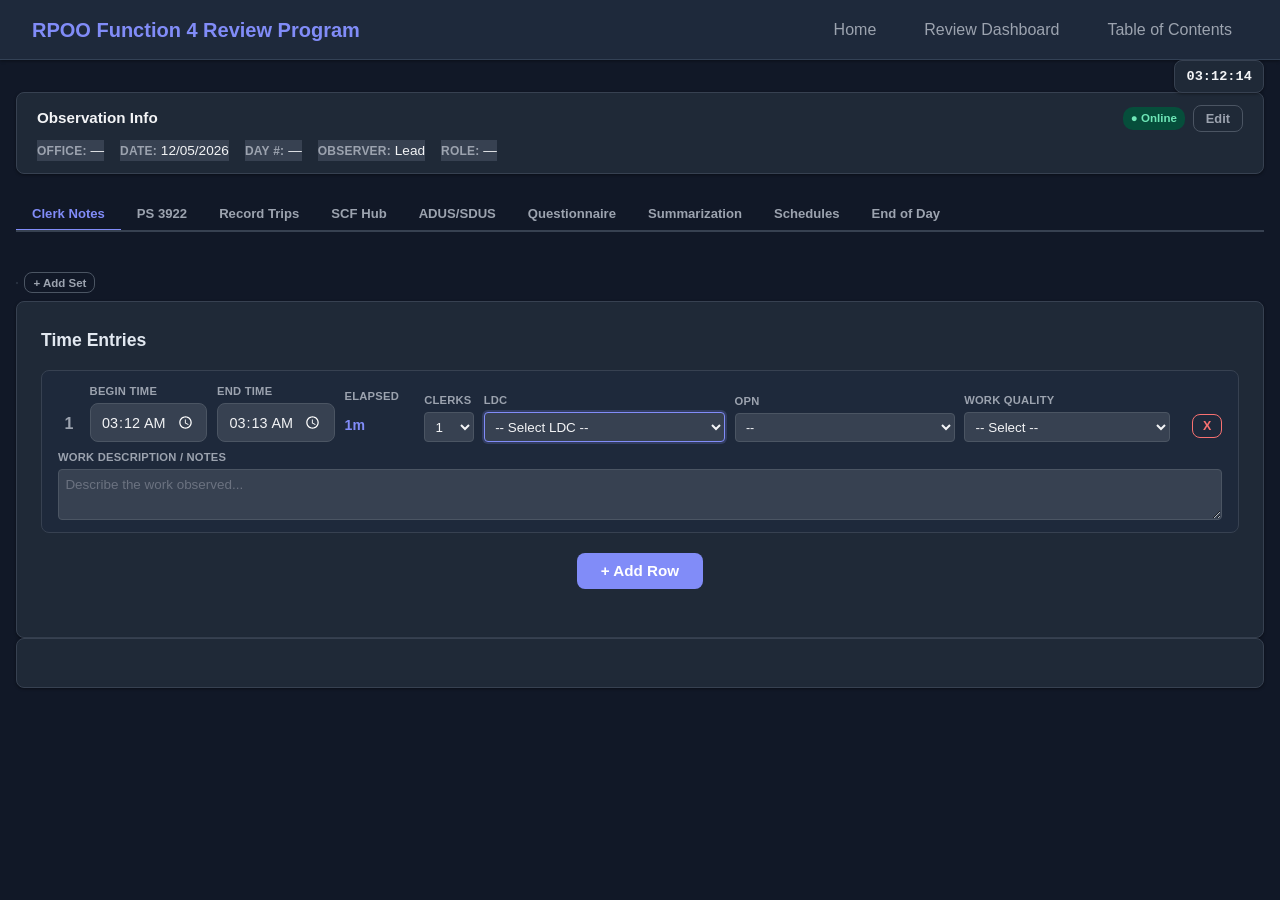
<file: review.html>
﻿<!DOCTYPE html>
<html lang="en">
<head>
  <meta charset="UTF-8">
  <meta name="viewport" content="width=device-width, initial-scale=1.0">
  <title>RPOO Function 4 Review Program — Review Notes</title>
  <link rel="stylesheet" href="css/style.css">
  <script>if(localStorage.getItem('clerk_obs_dark')!=='0')document.documentElement.classList.add('dark');</script>
</head>
<body>
  <nav class="navbar">
    <h1 class="logo">RPOO Function 4 Review Program</h1>
    <div class="nav-links">
      <a href="index.html">Home</a>
      <a href="summary.html">Review Dashboard</a>
      <a href="help.html">Table of Contents</a>
    </div>
  </nav>

  <!-- Sticky Clock -->
  <div class="sticky-clock" id="live-clock">--:--:--</div>

  <main class="container">
    <!-- Observation Info Bar -->
    <section class="card obs-info-bar" id="obs-info-section">
      <div class="obs-info-header">
        <h2>Observation Info</h2>
        <div style="display:flex;align-items:center;gap:0.5rem;">
          <span id="conn-status" class="conn-indicator conn-online">&#9679; Online</span>
          <button id="toggle-info-btn" class="btn btn-outline btn-sm">Edit</button>
        </div>
      </div>
      <div id="obs-info-display" class="obs-info-display">
        <span class="info-chip"><strong>Office:</strong> <span id="disp-office">—</span></span>
        <span class="info-chip"><strong>Date:</strong> <span id="disp-date">—</span></span>
        <span class="info-chip"><strong>Day #:</strong> <span id="disp-day">—</span></span>
        <span class="info-chip"><strong>Observer:</strong> <span id="disp-observer">—</span></span>
        <span class="info-chip"><strong>Role:</strong> <span id="disp-role">—</span></span>
        <span class="info-chip mh-only" hidden><strong>Employee:</strong> <span id="disp-employee">—</span></span>
      </div>
      <div id="obs-info-edit" class="obs-info-edit" hidden>
        <div class="form-row">
          <div class="form-group fg-2">
            <label for="office">Office</label>
            <input type="text" id="office">
          </div>
          <div class="form-group">
            <label for="obs-date">Date</label>
            <input type="date" id="obs-date" required>
          </div>
          <div class="form-group">
            <label for="day-number">Day #</label>
            <input type="text" id="day-number" placeholder="1 or 2">
          </div>
          <div class="form-group">
            <label for="observer-name">Observer</label>
            <input type="text" id="observer-name">
          </div>
          <div class="form-group mh-only" hidden>
            <label for="employee-name">Employee Being Observed</label>
            <input type="text" id="employee-name" placeholder="Employee name">
          </div>
        </div>
        <button id="done-edit-btn" class="btn btn-primary btn-sm">Done</button>
      </div>
    </section>

    <!-- MH Access Panel (shown for mailhandler reviewers who can request access to other MH employees) -->
    <div id="mh-access-panel" class="card" hidden style="margin-bottom:0.5rem;">
      <div class="section-header" style="cursor:pointer;" id="mh-access-toggle">
        <h2 style="font-size:0.95rem;">📋 MH Employee Access</h2>
        <span id="mh-access-badge" style="background:#fef3c7;color:#92400e;padding:0.1rem 0.45rem;border-radius:10px;font-size:0.72rem;font-weight:600;display:none;"></span>
      </div>
      <div id="mh-access-body" style="display:none;">
        <p style="font-size:0.78rem;color:var(--text-light);margin:0 0 0.5rem;">Request access to follow additional MH employees. The assigned reviewer or a lead can approve your request.</p>
        <div id="mh-access-list"></div>
      </div>
    </div>

    <!-- Workbook Lead Mode Switcher (hidden by default, shown for lead role) -->
    <!-- Review title bar (shown for leads) -->
    <div id="wb-mode-bar" class="wb-mode-bar" hidden>
      <div style="display:flex;align-items:center;flex-wrap:wrap;gap:0.5rem;">
        <h2 id="wb-review-title" style="margin:0;font-size:1.15rem;color:var(--text);"></h2>
        <div id="wb-review-dates" style="display:none;align-items:center;gap:4px;font-size:0.78rem;">
          <input type="date" id="wb-rev-start" style="padding:1px 4px;border:1px solid var(--border,#cbd5e1);border-radius:4px;font-size:0.75rem;background:var(--bg,#fff);color:var(--text);">
          <span style="color:var(--text-light);">to</span>
          <input type="date" id="wb-rev-end" style="padding:1px 4px;border:1px solid var(--border,#cbd5e1);border-radius:4px;font-size:0.75rem;background:var(--bg,#fff);color:var(--text);">
        </div>
        <div class="wb-mode-btns" id="wb-office-btns"></div>
        <!-- Lead mode toggle -->
        <div id="wb-lead-mode-toggle" style="margin-left:auto;display:flex;gap:0;border:1.5px solid var(--border);border-radius:6px;overflow:hidden;font-size:0.8rem;">
          <button id="wb-mode-manage" class="wb-lead-toggle wb-lead-toggle--active" title="Manage Review">📋 Manage</button>
          <button id="wb-mode-notes" class="wb-lead-toggle" title="Switch to reviewer notes">📝 Review Notes</button>
        </div>
      </div>
      <!-- Phase toggle -->
      <div class="wb-phase-bar" style="margin-top:0.5rem;">
        <button class="wb-phase-btn wb-phase-btn--active" data-phase="pre-review"><span class="wb-phase-num">1</span> Pre-Review</button>
        <div class="wb-phase-arrow">›</div>
        <button class="wb-phase-btn" data-phase="review"><span class="wb-phase-num">2</span> Review</button>
        <div class="wb-phase-arrow">›</div>
        <button class="wb-phase-btn" data-phase="post-review"><span class="wb-phase-num">3</span> Post-Review</button>
      </div>
    </div>

    <!-- Sub-tabs for different note sections -->
    <!-- POD Day Toggle (shown for non-leads) -->
    <div id="pod-day-toggle" style="align-items:center;gap:0;border:1.5px solid var(--border);border-radius:6px;overflow:hidden;font-size:0.8rem;margin-bottom:0.5rem;width:fit-content;" hidden>
      <button class="pod-day-btn wb-lead-toggle wb-lead-toggle--active" data-day="1">Day 1</button>
      <button class="pod-day-btn wb-lead-toggle" data-day="2">Day 2</button>
    </div>

    <!-- POD Phase Bar (shown for non-leads) -->
    <div id="pod-phase-bar" class="wb-phase-bar" style="margin-bottom:0.5rem;" hidden>
      <button class="pod-phase-btn wb-phase-btn" data-pod-phase="pod-pre" data-active="0"><span class="wb-phase-num">1</span> Pre-Review</button>
      <div class="wb-phase-arrow">›</div>
      <button class="pod-phase-btn wb-phase-btn wb-phase-btn--active" data-pod-phase="pod-review" data-active="1"><span class="wb-phase-num">2</span> Review</button>
      <div class="wb-phase-arrow">›</div>
      <button class="pod-phase-btn wb-phase-btn" data-pod-phase="pod-post" data-active="0"><span class="wb-phase-num">3</span> Post-Review</button>
    </div>

    <div class="review-tabs">
      <button class="review-tab active" data-tab="tab-clerk-notes">Clerk Notes</button>
      <button class="review-tab" data-tab="tab-mh-notes" hidden>Mail Handler Notes</button>
      <button class="review-tab" data-tab="tab-ps3922">PS 3922</button>
      <button class="review-tab" data-tab="tab-trips">Record Trips</button>
      <button class="review-tab" data-tab="tab-scf">SCF Hub</button>
      <button class="review-tab" data-tab="tab-adus">ADUS/SDUS</button>
      <button class="review-tab" data-tab="tab-questionnaire">Questionnaire</button>
      <button class="review-tab" data-tab="tab-summary-comments">Summarization</button>
      <button class="review-tab" data-tab="tab-travel-survey" hidden>Travel Survey</button>
      <button class="review-tab" data-tab="tab-documents" hidden>Documents</button>
      <button class="review-tab" data-tab="tab-schedules">Schedules</button>
      <button class="review-tab eod-tab" data-tab="tab-endofday">End of Day</button>
    </div>

    <!-- POD Post-Review panel (expense confirmation for non-leads) -->
    <div id="pod-post-review" hidden>
      <section class="card">
        <div class="section-header" style="display:flex;justify-content:space-between;align-items:center;flex-wrap:wrap;gap:0.5rem;">
          <h2>Expense Report</h2>
          <span id="pod-expense-deadline" style="font-size:0.82rem;color:var(--warning);font-weight:600;"></span>
        </div>
        <div style="padding:0.6rem 0.75rem;background:var(--bg-light);border:1px solid var(--border);border-radius:var(--radius);display:flex;align-items:center;gap:0.75rem;flex-wrap:wrap;">
          <label style="cursor:pointer;font-size:0.88rem;display:flex;align-items:center;gap:0.4rem;margin:0;">
            <input type="checkbox" id="pod-expense-check"> I have submitted my expense report
          </label>
          <button id="pod-expense-confirm" class="btn btn-primary btn-sm">Confirm</button>
          <span id="pod-expense-status" style="font-size:0.82rem;"></span>
        </div>
      </section>
    </div>



    <!-- TAB: Workbook Lead Dashboard -->
    <div id="tab-workbook" class="review-tab-panel">

      <!-- WORKBOOK LEAD CONTENT (default) -->
      <div id="wb-lead-content">

        <!-- Sub-tabs: Pre-Review -->
        <div class="wb-sub-tabs wb-phase-tabs" data-phase="pre-review">
          <button class="wb-sub-tab wb-sub-tab--active" data-wbtab="wb-panel-calendar" data-role="teamlead">Information</button>
          <button class="wb-sub-tab" data-wbtab="wb-panel-roster">Office Schedule</button>
          <button class="wb-sub-tab" data-wbtab="wb-panel-schedule">Schedule</button>
          <button class="wb-sub-tab" data-wbtab="wb-panel-team">Assign Review Team</button>
          <button class="wb-sub-tab" data-wbtab="wb-panel-travel" data-role="teamlead">Travel</button>
          <button class="wb-sub-tab" data-wbtab="wb-panel-email">Schedule Email</button>
          <button class="wb-sub-tab" data-wbtab="wb-panel-finalize" data-role="teamlead">Finalize ✓</button>
        </div>

        <!-- Sub-tabs: Review -->
        <div class="wb-sub-tabs wb-phase-tabs" data-phase="review" style="display:none;">
          <button class="wb-sub-tab wb-sub-tab--active" data-wbtab="wb-panel-tacs">TACS Data</button>
          <button class="wb-sub-tab" data-wbtab="wb-panel-csaw-dut">CSAW / DUT</button>
          <button class="wb-sub-tab" data-wbtab="wb-panel-questionnaire">Questionnaire</button>
          <button class="wb-sub-tab" data-wbtab="wb-panel-timelines">Timelines</button>
          <button class="wb-sub-tab" data-wbtab="wb-panel-status">Status</button>
          <button class="wb-sub-tab" data-wbtab="wb-panel-mynotes">Review Notes</button>
        </div>

        <!-- Sub-tabs: Post-Review -->
        <div class="wb-sub-tabs wb-phase-tabs" data-phase="post-review" style="display:none;">
          <button class="wb-sub-tab wb-sub-tab--active" data-wbtab="wb-panel-expense">Expense Report</button>
          <button class="wb-sub-tab" data-wbtab="wb-panel-workbook-review">Workbook Review</button>
        </div>

        <!-- SUB-PANEL: Workbook Review (Lead only) -->
        <div id="wb-panel-workbook-review" class="wb-sub-panel">
          <section class="card">
            <div class="section-header"><h2>📋 Function 4 Workbook Review</h2></div>
            <p class="setup-subtitle">Upload the completed Function 4 review workbook directly and track the review process.</p>

            <!-- Upload Section (lead only) -->
            <div id="wbr-upload-section">
              <div id="wbr-upload-area" style="margin-bottom:1rem;">
                <div id="wbr-no-file">
                  <label style="font-weight:600;font-size:0.9rem;display:block;margin-bottom:0.35rem;">Upload Workbook</label>
                  <div id="wbr-dropzone" style="border:2px dashed var(--border);border-radius:var(--radius);padding:2rem 1.5rem;text-align:center;cursor:pointer;transition:border-color 0.2s,background 0.2s;">
                    <div style="font-size:2rem;margin-bottom:0.5rem;">📁</div>
                    <p style="font-size:0.9rem;font-weight:600;margin-bottom:0.25rem;">Drag & drop your workbook here</p>
                    <p style="font-size:0.78rem;color:var(--text-light);">or click to browse — supports .xlsx, .xlsb, .xls, .csv</p>
                    <input type="file" id="wbr-file-input" accept=".xlsx,.xlsb,.xls,.csv" style="display:none;">
                  </div>
                  <div id="wbr-upload-progress" style="display:none;margin-top:0.5rem;">
                    <div style="height:6px;background:var(--border);border-radius:3px;overflow:hidden;">
                      <div id="wbr-progress-bar" style="height:100%;width:0%;background:var(--primary);transition:width 0.3s;border-radius:3px;"></div>
                    </div>
                    <p id="wbr-progress-text" style="font-size:0.78rem;color:var(--text-light);margin-top:0.25rem;">Reading file…</p>
                  </div>
                </div>
                <div id="wbr-file-info" style="display:none;padding:0.75rem;background:var(--bg-light);border:1px solid var(--border);border-radius:var(--radius);">
                  <div style="display:flex;align-items:center;gap:0.75rem;flex-wrap:wrap;">
                    <span style="font-size:1.2rem;">📊</span>
                    <div style="min-width:0;flex:1;">
                      <div id="wbr-file-name" style="font-weight:600;font-size:0.9rem;"></div>
                      <div id="wbr-file-date" style="font-size:0.78rem;color:var(--text-light);"></div>
                      <div id="wbr-file-size" style="font-size:0.78rem;color:var(--text-light);"></div>
                    </div>
                    <button id="wbr-download-btn" class="btn btn-primary btn-sm">⬇ Download</button>
                    <button id="wbr-replace-btn" class="btn btn-outline btn-sm">Replace File</button>
                  </div>
                </div>
              </div>

              <!-- Review Status Tracker -->
              <div id="wbr-status-tracker" style="margin-bottom:1rem;">
                <h3 style="margin-bottom:0.5rem;font-size:1rem;">Review Status</h3>
                <div style="display:flex;gap:0;align-items:stretch;">
                  <div id="wbr-step-submitted" class="wbr-step">
                    <div class="wbr-step-icon">1</div>
                    <div class="wbr-step-label">Workbook Uploaded</div>
                  </div>
                  <div class="wbr-step-arrow">→</div>
                  <div id="wbr-step-reviewed" class="wbr-step">
                    <div class="wbr-step-icon">2</div>
                    <div class="wbr-step-label">Review Lead Reviewed</div>
                  </div>
                  <div class="wbr-step-arrow">→</div>
                  <div id="wbr-step-final" class="wbr-step">
                    <div class="wbr-step-icon">✓</div>
                    <div class="wbr-step-label">Approved</div>
                  </div>
                </div>
                <div id="wbr-status-msg" style="margin-top:0.5rem;font-size:0.85rem;"></div>
              </div>

              <!-- Lead actions -->
              <div id="wbr-lead-actions" style="display:none;gap:0.5rem;flex-wrap:wrap;">
                <button id="wbr-mark-reviewed" class="btn btn-outline btn-sm" style="display:none;">Mark as Reviewed</button>
                <button id="wbr-approve-btn" class="btn btn-sm" style="background:#22c55e;color:#fff;border:none;display:none;">✓ Approve</button>
                <button id="wbr-return-btn" class="btn btn-outline btn-sm" style="color:#ef4444;border-color:#ef4444;display:none;">↩ Send Back</button>
                <button id="wbr-reset-btn" class="btn btn-outline btn-sm" style="color:#6b7280;border-color:#6b7280;display:none;margin-left:auto;">⟲ Reset Status</button>
              </div>
              <div id="wbr-return-note" style="display:none;margin-top:0.5rem;padding:0.6rem 0.75rem;background:#fef2f2;border:1px solid #fca5a5;border-radius:6px;font-size:0.85rem;color:#991b1b;">
                <strong>Returned:</strong> <span id="wbr-return-reason"></span>
              </div>
              <span id="wbr-submit-status" style="margin-left:0.5rem;font-size:0.85rem;"></span>
            </div>
          </section>
        </div>

        <!-- SUB-PANEL: Expense Report -->
        <div id="wb-panel-expense" class="wb-sub-panel">
          <section class="card">
            <div class="section-header" style="display:flex;justify-content:space-between;align-items:center;flex-wrap:wrap;gap:0.5rem;">
              <h2>Expense Report</h2>
              <span id="expense-deadline" style="font-size:0.82rem;color:var(--warning);font-weight:600;"></span>
            </div>

            <!-- Lead rollup (compact) -->
            <div id="expense-lead-section" style="display:none;margin-bottom:1rem;">
              <div id="expense-lead-summary" style="display:flex;gap:0.75rem;flex-wrap:wrap;margin-bottom:0.5rem;font-size:0.82rem;"></div>
              <div id="expense-rollup"></div>
              <button id="expense-reminder-btn" class="btn btn-outline btn-sm" style="margin-top:0.5rem;">📧 Remind Pending</button>
            </div>

            <!-- Self confirmation (inline) -->
            <div id="expense-pod-section" style="padding:0.6rem 0.75rem;background:var(--bg-light);border:1px solid var(--border);border-radius:var(--radius);display:flex;align-items:center;gap:0.75rem;flex-wrap:wrap;">
              <label style="cursor:pointer;font-size:0.88rem;display:flex;align-items:center;gap:0.4rem;margin:0;">
                <input type="checkbox" id="expense-submitted-check"> I have submitted my expense report
              </label>
              <button id="expense-confirm-btn" class="btn btn-primary btn-sm">Confirm</button>
              <span id="expense-confirm-status" style="font-size:0.82rem;"></span>
            </div>
          </section>
        </div>

        <!-- SUB-PANEL: Review Notes (Lead Day 1 / Day 2) -->
        <div id="wb-panel-mynotes" class="wb-sub-panel">
          <!-- Current office indicator -->
          <div style="display:flex;gap:0.75rem;align-items:center;flex-wrap:wrap;margin-bottom:0.75rem;padding:0.5rem 0.75rem;background:var(--bg-light);border:1px solid var(--border);border-radius:var(--radius);">
            <span style="font-size:0.82rem;font-weight:600;color:var(--text-light);">Current Office:</span>
            <span id="wb-mynotes-office" style="font-size:0.88rem;font-weight:700;">—</span>
          </div>

          <!-- My Clerk Notes -->
          <section class="card">
            <div class="section-header"><h2>📝 My Clerk Notes</h2></div>
            <p class="setup-subtitle">Your own observation notes for the selected office.</p>
            <div id="wb-mynotes-status" style="margin-bottom:0.75rem;"></div>
            <div style="display:flex;gap:0.75rem;flex-wrap:wrap;">
              <button id="wb-mynotes-day1" class="btn btn-primary btn-sm">Start Day 1</button>
              <button id="wb-mynotes-day2" class="btn btn-outline btn-sm">Start Day 2</button>
            </div>
          </section>

          <!-- All Clerk Notes by Reviewer -->
          <section class="card" style="margin-top:0.75rem;">
            <div class="section-header"><h2>👥 Clerk Notes by Reviewer</h2></div>
            <p class="setup-subtitle">All clerk observations across every reviewer for this review. Click to view.</p>
            <div id="wb-mynotes-clerk-list"></div>
            <div id="wb-mynotes-clerk-empty" class="empty-state">No clerk observations found yet.</div>
          </section>

          <!-- MH Notes by Employee -->
          <section id="wb-mynotes-mh-section" class="card" style="margin-top:0.75rem;">
            <div class="section-header" style="display:flex;justify-content:space-between;align-items:center;">
              <h2>🔧 Mail Handler Notes</h2>
              <div style="display:flex;gap:0.5rem;align-items:center;">
                <select id="wb-mynotes-mh-select" class="form-control" style="font-size:0.82rem;padding:0.3rem 0.5rem;min-width:160px;">
                  <option value="">— Start new MH —</option>
                </select>
                <button id="wb-mynotes-mh-go" class="btn btn-outline btn-sm" disabled>Start</button>
              </div>
            </div>
            <p class="setup-subtitle">View or take over MH observations by employee. Notes persist across reviewers.</p>
            <div id="wb-mynotes-mh-list"></div>
            <div id="wb-mynotes-mh-empty" class="empty-state">No MH observations started yet. Select a mail handler above to begin.</div>
          </section>
        </div>

        <!-- SUB-PANEL: Timelines (Lead Rollup) -->
        <div id="wb-panel-timelines" class="wb-sub-panel">
          <section class="card">
            <h2>Observation Timelines</h2>
            <p class="setup-subtitle">Overlapping timelines for all reviewers. Filter by craft or reviewer.</p>

            <div style="display:flex;gap:0.75rem;flex-wrap:wrap;margin-bottom:1rem;align-items:center;">
              <label style="font-size:0.85rem;font-weight:600;">Craft:</label>
              <select id="rollup-craft-filter" style="padding:0.3rem 0.5rem;border-radius:4px;border:1px solid var(--border);background:var(--bg-input);color:var(--text);">
                <option value="clerk">Clerk</option>
                <option value="mh">Mail Handler</option>
              </select>
              <label style="font-size:0.85rem;font-weight:600;">Day:</label>
              <select id="rollup-day-filter" style="padding:0.3rem 0.5rem;border-radius:4px;border:1px solid var(--bg-input);background:var(--bg-input);color:var(--text);">
                <option value="1">Day 1</option>
                <option value="2">Day 2</option>
              </select>
              <label style="font-size:0.85rem;font-weight:600;">Reviewer:</label>
              <select id="rollup-reviewer-filter" style="padding:0.3rem 0.5rem;border-radius:4px;border:1px solid var(--bg-input);background:var(--bg-input);color:var(--text);">
                <option value="all">All</option>
              </select>
              <button id="rollup-refresh-btn" class="btn btn-primary btn-sm">Refresh</button>
            </div>

            <div id="rollup-timeline-container"></div>
            <div id="rollup-timeline-legend" class="timeline-legend" style="margin-top:0.5rem;"></div>
            <div id="rollup-empty" class="empty-state">Select a craft and day, then click Refresh.</div>
          </section>
        </div>

        <!-- SUB-PANEL: Reviewer Status -->
        <div id="wb-panel-status" class="wb-sub-panel">
          <section class="card">
            <div class="section-header" style="display:flex;justify-content:space-between;align-items:center;">
              <h2>Reviewer Status</h2>
              <button id="wb-refresh-status" class="btn btn-primary btn-sm">Refresh</button>
            </div>
            <p class="setup-subtitle">Shows submission status for all reviewers assigned to this review.</p>
            <div id="wb-reviewer-status"></div>
            <div id="wb-reviewer-empty" class="empty-state">Click "Refresh" to load reviewer status.</div>
          </section>
        </div>

        <!-- SUB-PANEL: TACS Data (Clerk + MH combined) -->
        <div id="wb-panel-tacs" class="wb-sub-panel">
          <section class="card">
            <div class="section-header"><h2>TACS Clock Rings</h2></div>
            <p class="setup-subtitle">Upload the TACS CSV export. Clerks and Mail Handlers are auto-detected by matching against the Office Schedule (D/A code). Employees on the clock but not on the roster will be flagged.</p>
            <div style="display:flex;gap:0.5rem;align-items:center;margin-bottom:0.5rem;">
              <label class="btn btn-primary btn-sm" style="cursor:pointer;margin:0;">
                Upload TACS CSV
                <input type="file" id="wb-tacs-csv" accept=".csv,.txt,.tsv" hidden>
              </label>
              <button id="wb-tacs-clear" class="btn btn-outline btn-sm">Clear</button>
            </div>
            <div id="wb-tacs-output"></div>
          </section>
        </div>

        <!-- SUB-PANEL: CSAW / DUT combined -->
        <div id="wb-panel-csaw-dut" class="wb-sub-panel">
          <section class="card">
            <div class="section-header"><h2>CSAW Earned Hours</h2></div>
            <table class="wb-csaw-compact">
              <thead><tr><th></th><th>41</th><th>42</th><th>43A</th><th>43P</th><th>43L</th><th>43F</th><th>44</th><th>45</th><th>48</th></tr></thead>
              <tbody>
                <tr><td class="wb-csaw-row-label">Day 1</td><td><input type="text" inputmode="decimal" class="wb-csaw-input" data-day="1" data-ldc="41" value="0"></td><td><input type="text" inputmode="decimal" class="wb-csaw-input" data-day="1" data-ldc="42" value="0"></td><td><input type="text" inputmode="decimal" class="wb-csaw-input" data-day="1" data-ldc="43A" value="0"></td><td><input type="text" inputmode="decimal" class="wb-csaw-input" data-day="1" data-ldc="43P" value="0"></td><td><input type="text" inputmode="decimal" class="wb-csaw-input" data-day="1" data-ldc="43L" value="0"></td><td><input type="text" inputmode="decimal" class="wb-csaw-input" data-day="1" data-ldc="43F" value="0"></td><td><input type="text" inputmode="decimal" class="wb-csaw-input" data-day="1" data-ldc="44" value="0"></td><td><input type="text" inputmode="decimal" class="wb-csaw-input" data-day="1" data-ldc="45" value="0"></td><td><input type="text" inputmode="decimal" class="wb-csaw-input" data-day="1" data-ldc="48" value="0"></td></tr>
                <tr><td class="wb-csaw-row-label">Day 2</td><td><input type="text" inputmode="decimal" class="wb-csaw-input" data-day="2" data-ldc="41" value="0"></td><td><input type="text" inputmode="decimal" class="wb-csaw-input" data-day="2" data-ldc="42" value="0"></td><td><input type="text" inputmode="decimal" class="wb-csaw-input" data-day="2" data-ldc="43A" value="0"></td><td><input type="text" inputmode="decimal" class="wb-csaw-input" data-day="2" data-ldc="43P" value="0"></td><td><input type="text" inputmode="decimal" class="wb-csaw-input" data-day="2" data-ldc="43L" value="0"></td><td><input type="text" inputmode="decimal" class="wb-csaw-input" data-day="2" data-ldc="43F" value="0"></td><td><input type="text" inputmode="decimal" class="wb-csaw-input" data-day="2" data-ldc="44" value="0"></td><td><input type="text" inputmode="decimal" class="wb-csaw-input" data-day="2" data-ldc="45" value="0"></td><td><input type="text" inputmode="decimal" class="wb-csaw-input" data-day="2" data-ldc="48" value="0"></td></tr>
              </tbody>
            </table>
          </section>
          <section class="card" style="margin-top:1rem;">
            <div class="section-header"><h2>DUT / POBUT</h2></div>
            <table class="wb-dut-compact">
              <thead><tr><th></th><th>DUT</th><th>POBUT</th></tr></thead>
              <tbody>
                <tr><td class="wb-csaw-row-label">Day 1</td><td><input type="text" id="wb-dut-d1" placeholder="" class="wb-dut-input-sm"></td><td><input type="text" id="wb-pobut-d1" placeholder="" class="wb-dut-input-sm"></td></tr>
                <tr><td class="wb-csaw-row-label">Day 2</td><td><input type="text" id="wb-dut-d2" placeholder="" class="wb-dut-input-sm"></td><td><input type="text" id="wb-pobut-d2" placeholder="" class="wb-dut-input-sm"></td></tr>
              </tbody>
            </table>
          </section>
        </div>

        <!-- SUB-PANEL: Employee Roster -->
        <div id="wb-panel-roster" class="wb-sub-panel">
          <section class="card">
            <div class="section-header"><h2>Office Schedule</h2></div>

            <p class="setup-subtitle">Go to <a href="https://webcoins.usps.gov/ords/coinsnp/coins_start" target="_blank" style="color:var(--primary);">WebCOINS</a> → Employee/Job List → select Area, District, and Office. Click "Criteria Selection" → Select "4-Cust Serv" under Function. Select "Advanced Options" tab, then ensure all items listed in the heading row are added to the selection field to the right while keeping all current selections <strong>(Add: Employee Pay Level, Non-Scheduled Days, Seniority Date, Seniority Number, and Start Times)</strong>. Execute then export to Excel (.xls).</p>
            <div style="margin-top:0.75rem;margin-bottom:0.5rem;">
              <label style="font-weight:600;display:block;margin-bottom:0.4rem;">Upload Office Schedule Export (.xls)</label>
              <p style="font-size:0.82rem;color:var(--text-light);margin-bottom:0.4rem;">File is parsed and discarded — not stored.</p>
              <input type="file" id="wb-roster-csv" style="font-size:0.85rem;">
            </div>
            <div style="display:flex;gap:0.5rem;margin-top:0.5rem;">
              <button id="wb-roster-clear" class="btn btn-outline btn-sm">Clear Roster</button>
            </div>
            <div id="wb-roster-output"></div>
          </section>

          <!-- Clock Ring Analysis -->
          <section class="card" style="margin-top:1rem;">
            <div class="section-header"><h2>Clock Ring Analysis</h2></div>
            <p style="font-size:0.82rem;color:var(--text-light);margin-bottom:0.5rem;">Upload a <a href="https://blue.usps.gov/tacs/" target="_blank" rel="noopener" style="color:#2563eb;font-weight:600;">TACS</a> clock ring CSV export to compare actual Begin Tour (BT) times against the scheduled start times. Deviations of <strong>±15 minutes</strong> or more are flagged. Note: File is not saved.</p>
            <div style="padding:0.5rem 0.75rem;background:rgba(37,99,235,0.06);border:1px solid #93c5fd;border-radius:6px;margin-bottom:0.75rem;font-size:0.82rem;color:#1e40af;">
              <strong>💡 Recommendation:</strong> Pull up to <strong>8 weeks</strong> of clock ring data for the most complete analysis. Any number of weeks can be used, but 8 weeks maximum is recommended for accuracy. Employees found in the clock ring data but <strong>not on the WebCOINS roster</strong> will be flagged — you will need to manually validate whether they are Function 4 employees working in the office.
            </div>
            <input type="file" id="wb-clockring-csv" accept=".csv,.txt" style="font-size:0.85rem;">
            <div id="wb-clockring-output" style="margin-top:0.75rem;"></div>
          </section>
        </div>
        </div>

        <!-- SUB-PANEL: Schedule -->
        <div id="wb-panel-schedule" class="wb-sub-panel">
          <section class="card">
            <div class="section-header" style="display:flex;justify-content:space-between;align-items:center;">
              <h2>Review Schedule</h2>
              <div style="display:flex;gap:0.5rem;align-items:center;">
                <button id="wb-sched-generate" class="btn btn-primary btn-sm">Build Schedule</button>
                <label id="wb-sched-bt-toggle-wrap" style="display:none;font-size:0.78rem;gap:0.3rem;align-items:center;cursor:pointer;user-select:none;" title="Toggle between roster bid times and actual clock ring begin tours">
                  <span style="color:var(--text-light);">Bid</span>
                  <input type="checkbox" id="wb-sched-bt-toggle" style="margin:0;">
                  <span style="color:var(--text-light);">Actual BT</span>
                </label>
                <button id="wb-sched-add-row" class="btn btn-outline btn-sm">+ Add Reviewer</button>
                <button id="wb-sched-reset" class="btn btn-danger btn-sm">Reset</button>
              </div>
            </div>
            <p class="setup-subtitle">Builds a recommended schedule from the Office Schedule start times. Reviewers arrive 10 min before employee start.</p>
            <div id="wb-sched-output"></div>
          </section>
        </div>

        <!-- SUB-PANEL: Assign Review Team -->
        <div id="wb-panel-team" class="wb-sub-panel">
          <section class="card">
            <div class="section-header"><h2>Assign Review Team</h2></div>
            <div id="wb-sched-assign">
              <p class="setup-subtitle">Type a last name to search. Select from the list or create a new account.</p>
              <div style="display:flex;gap:0.5rem;align-items:flex-end;position:relative;max-width:400px;">
                <div style="flex:1;position:relative;">
                  <input type="text" id="wb-assign-search" class="input-field" placeholder="Click here to see available team members..." autocomplete="off" oninput="if(typeof window._wbAssignSearch==='function')window._wbAssignSearch()" onfocus="if(typeof window._wbAssignSearch==='function')window._wbAssignSearch()">
                  <div id="wb-assign-search-results" class="user-search-results" hidden></div>
                </div>
                <button id="wb-assign-add-btn" class="btn btn-primary btn-sm" style="white-space:nowrap;">+ Add</button>
              </div>
              <div id="wb-assign-create-wrap" hidden style="margin:0.5rem 0;padding:0.6rem;border:1px dashed var(--border);border-radius:var(--radius);background:var(--card-bg);">
                <p style="font-size:0.82rem;margin:0 0 0.4rem;color:var(--text-light);">Create a new reviewer account:</p>
                <div style="display:flex;gap:0.5rem;align-items:flex-end;flex-wrap:wrap;">
                  <div style="flex:1;min-width:120px;"><label style="font-size:0.75rem;">First Name</label><input type="text" id="wb-assign-new-first" class="input-field" placeholder="John"></div>
                  <div style="flex:1;min-width:120px;"><label style="font-size:0.75rem;">Last Name</label><input type="text" id="wb-assign-new-last" class="input-field" placeholder="Smith"></div>
                  <div style="flex:1;min-width:160px;"><label style="font-size:0.75rem;">Email</label><input type="email" id="wb-assign-new-email" class="input-field" placeholder="user@usps.gov"></div>
                  <button id="wb-assign-new-create-btn" class="btn btn-primary btn-sm">Create &amp; Add</button>
                </div>
                <p style="font-size:0.7rem;margin:0.3rem 0 0;color:var(--text-light);">Account will be created as <strong>LAST, FIRST</strong>. Default password: <code>last,first</code> (lowercase).</p>
              </div>
              <div id="wb-assign-tags" class="fin-tags" style="margin-top:0.5rem;"></div>
              <div id="wb-assign-output"></div>
            </div>
          </section>
        </div>

        <!-- SUB-PANEL: Information -->
        <div id="wb-panel-calendar" class="wb-sub-panel wb-sub-panel--active">
          <!-- Overall Calendar -->
          <section class="card">
            <div class="section-header"><h2>Review Calendar</h2></div>
            <p class="setup-subtitle">Overall review timeline and key dates across all offices.</p>
            <div id="wb-calendar-container"></div>
            <div id="wb-calendar-milestones"></div>
          </section>

          <!-- Documents — All Offices -->
          <section class="card" style="margin-top:1rem;">
            <div class="section-header" style="display:flex;justify-content:space-between;align-items:center;flex-wrap:wrap;gap:0.5rem;">
              <h2>Documents</h2>
              <button id="wb-doc-add-type" class="btn btn-outline btn-sm" style="font-size:0.75rem;">+ Add Document Type</button>
            </div>
            <p class="setup-subtitle">Upload reference documents per office. Supports PDF, Word, Excel, and images — no size limits.</p>
            <div id="wb-doc-container"></div>
          </section>

          <!-- Document Viewer -->
          <div id="wb-doc-viewer-section" hidden style="margin-top:1rem;">
            <section class="card">
              <div class="section-header" style="display:flex;justify-content:space-between;align-items:center;">
                <h2 id="wb-doc-viewer-title">Document Viewer</h2>
                <button id="wb-doc-viewer-close" class="btn btn-outline btn-sm">✕ Close</button>
              </div>
              <iframe id="wb-doc-viewer-frame" style="width:100%;height:600px;border:none;border-radius:4px;"></iframe>
            </section>
          </div>
        </div>

        <!-- SUB-PANEL: Travel -->
        <div id="wb-panel-travel" class="wb-sub-panel">
          <section class="card">
            <div class="section-header"><h2>Travel Survey</h2></div>
            <p class="setup-subtitle">Assign reviewers to complete their travel survey, then view responses and build carpool groups.</p>

            <!-- Hotel Booking Link (optional) -->
            <div class="travel-section" style="padding-bottom:0.75rem;">
              <label style="font-weight:600;font-size:0.9rem;display:block;margin-bottom:0.35rem;">🏨 Hotel Booking Link <span style="font-weight:400;color:var(--text-light);font-size:0.8rem;">(optional)</span></label>
              <div style="display:flex;gap:0.5rem;align-items:center;">
                <input id="wb-travel-hotel-link" type="url" class="input-field" style="font-size:0.85rem;flex:1;max-width:500px;" placeholder="Paste hotel booking URL..." autocomplete="off">
                <button id="wb-travel-hotel-link-save" class="btn btn-primary btn-sm">Save</button>
                <span id="wb-travel-hotel-link-status" style="font-size:0.8rem;"></span>
              </div>
            </div>

            <!-- Assign Travelers -->
            <div class="travel-section">
              <h3 class="travel-section-heading">Assigned Travelers</h3>
              <div style="display:flex;gap:0.5rem;align-items:center;flex-wrap:wrap;margin-bottom:0.5rem;">
                <button id="wb-travel-import-btn" class="btn btn-primary btn-sm">🔄 Populate Travel Survey</button>
                <div style="flex:1;min-width:180px;max-width:280px;position:relative;">
                  <input id="wb-travel-assign-input" type="text" class="input-field" style="font-size:0.85rem;" placeholder="Type a name to add..." autocomplete="off">
                  <div id="wb-travel-assign-results" class="travel-autocomplete-results"></div>
                </div>
              </div>
              <div id="wb-travel-assigned-list" style="margin-top:0.5rem;"></div>
            </div>

            <!-- Rollup / Status -->
            <div class="travel-section">
              <div style="display:flex;justify-content:space-between;align-items:center;margin-bottom:0.5rem;">
                <h3 class="travel-section-heading" style="margin:0;">Response Status</h3>
                <button id="wb-travel-reminder-btn" class="btn btn-outline btn-sm">📧 Send Reminder</button>
              </div>
              <div id="wb-travel-rollup"></div>
            </div>

            <!-- Pickup / Dropoff Groups -->
            <div class="travel-section" style="margin-bottom:0;">
              <h3 class="travel-section-heading">Travel Plan</h3>
              <p class="setup-subtitle">Assign who's picking up and dropping off each flyer — a driver or Uber Pool.</p>
              <div style="display:flex;gap:0.5rem;margin-bottom:0.75rem;flex-wrap:wrap;">
                <button id="wb-travel-autogroup" class="btn btn-outline btn-sm">Auto-Group</button>
              </div>
              <div id="wb-travel-groups"></div>
            </div>
          </section>
        </div>



        <!-- SUB-PANEL: Email -->
        <div id="wb-panel-email" class="wb-sub-panel">

          <!-- SCHEDULE BUILDER -->
          <div id="wb-email-schedule">
            <section class="card">
              <div class="section-header"><h2>Email Schedule Builder</h2></div>
              <p class="setup-subtitle">Build and send the team schedule with travel logistics.</p>

              <!-- Schedule Type Selector -->
              <div style="margin-bottom:0.5rem;">
                <label style="font-size:0.78rem;font-weight:600;margin-right:0.4rem;">Schedule View:</label>
                <select id="wb-share-type" style="font-size:0.78rem;padding:3px 8px;border:1px solid var(--border);border-radius:4px;background:var(--bg);color:var(--text);">
                  <option value="review">Review Schedule</option>
                  <option value="trips">Daily Trips to Office</option>
                  <option value="airport">Airport Schedule</option>
                </select>
              </div>

              <!-- Review Schedule Email -->
              <div id="wb-email-review" class="wb-email-section">
                <div id="wb-card-review" style="margin-bottom:0.5rem;"></div>
                <div style="padding:0.5rem;background:var(--bg-light);border-radius:6px;border:1px solid var(--border);">
                  <p style="font-size:0.82rem;margin:0 0 0.3rem 0;font-weight:600;">📧 Review Schedule Email</p>
                  <p style="font-size:0.72rem;color:var(--text-light);margin:0 0 0.3rem 0;">Snip the card above (<kbd style="background:var(--bg);border:1px solid var(--border);border-radius:3px;padding:1px 5px;font-size:0.7rem;">Win+Shift+S</kbd>) and paste into the email.</p>
                  <div style="display:flex;gap:0.5rem;margin-bottom:0.3rem;">
                    <div style="flex:1;"><label style="font-size:0.72rem;font-weight:600;">To <span style="font-weight:400;color:var(--text-light);">(Reviewers)</span></label>
                    <textarea id="wb-email-review-to" class="notes-input" rows="1" placeholder="reviewer1@usps.gov; reviewer2@usps.gov" style="font-size:0.75rem;"></textarea></div>
                    <div style="flex:1;"><label style="font-size:0.72rem;font-weight:600;">CC <span style="font-weight:400;color:var(--text-light);">(Leadership)</span></label>
                    <textarea id="wb-email-review-cc" class="notes-input" rows="1" placeholder="lead@usps.gov; teamlead@usps.gov" style="font-size:0.75rem;"></textarea></div>
                  </div>
                  <label style="font-size:0.72rem;font-weight:600;">Message</label>
                  <textarea id="wb-email-review-msg" class="notes-input" rows="3" placeholder="Good day, team!&#10;&#10;Below is the schedule for the upcoming Function 4 Review. Please review your assignment and arrival times.&#10;&#10;[Paste screenshot here]" style="font-size:0.75rem;"></textarea>
                  <button id="wb-email-review-send" class="btn btn-primary btn-sm" style="margin-top:0.3rem;">📧 Open in Outlook</button>
                </div>
              </div>

              <!-- Daily Trips Email -->
              <div id="wb-email-trips" class="wb-email-section" style="display:none;">
                <div id="wb-card-trips" style="margin-bottom:0.5rem;"></div>
                <div style="padding:0.5rem;background:var(--bg-light);border-radius:6px;border:1px solid var(--border);">
                  <p style="font-size:0.82rem;margin:0 0 0.3rem 0;font-weight:600;">📧 Daily Trips Email</p>
                  <p style="font-size:0.72rem;color:var(--text-light);margin:0 0 0.3rem 0;">Snip the card above (<kbd style="background:var(--bg);border:1px solid var(--border);border-radius:3px;padding:1px 5px;font-size:0.7rem;">Win+Shift+S</kbd>) and paste into the email.</p>
                  <div style="display:flex;gap:0.5rem;margin-bottom:0.3rem;">
                    <div style="flex:1;"><label style="font-size:0.72rem;font-weight:600;">To <span style="font-weight:400;color:var(--text-light);">(Reviewers)</span></label>
                    <textarea id="wb-email-trips-to" class="notes-input" rows="1" placeholder="reviewer1@usps.gov; reviewer2@usps.gov" style="font-size:0.75rem;"></textarea></div>
                    <div style="flex:1;"><label style="font-size:0.72rem;font-weight:600;">CC <span style="font-weight:400;color:var(--text-light);">(Leadership)</span></label>
                    <textarea id="wb-email-trips-cc" class="notes-input" rows="1" placeholder="lead@usps.gov; teamlead@usps.gov" style="font-size:0.75rem;"></textarea></div>
                  </div>
                  <label style="font-size:0.72rem;font-weight:600;">Message</label>
                  <textarea id="wb-email-trips-msg" class="notes-input" rows="3" placeholder="Good day, team!&#10;&#10;Below are the daily transportation groups. Please coordinate with your group to arrive at the office by your designated time.&#10;&#10;[Paste screenshot here]" style="font-size:0.75rem;"></textarea>
                  <button id="wb-email-trips-send" class="btn btn-primary btn-sm" style="margin-top:0.3rem;">📧 Open in Outlook</button>
                </div>
              </div>

              <!-- Airport Schedule Email -->
              <div id="wb-email-airport" class="wb-email-section" style="display:none;">
                <div id="wb-card-airport" style="margin-bottom:0.5rem;"></div>
                <div style="padding:0.5rem;background:var(--bg-light);border-radius:6px;border:1px solid var(--border);">
                  <p style="font-size:0.82rem;margin:0 0 0.3rem 0;font-weight:600;">📧 Airport Schedule Email</p>
                  <p style="font-size:0.72rem;color:var(--text-light);margin:0 0 0.3rem 0;">Snip the card above (<kbd style="background:var(--bg);border:1px solid var(--border);border-radius:3px;padding:1px 5px;font-size:0.7rem;">Win+Shift+S</kbd>) and paste into the email.</p>
                  <div style="display:flex;gap:0.5rem;margin-bottom:0.3rem;">
                    <div style="flex:1;"><label style="font-size:0.72rem;font-weight:600;">To <span style="font-weight:400;color:var(--text-light);">(Reviewers)</span></label>
                    <textarea id="wb-email-airport-to" class="notes-input" rows="1" placeholder="reviewer1@usps.gov; reviewer2@usps.gov" style="font-size:0.75rem;"></textarea></div>
                    <div style="flex:1;"><label style="font-size:0.72rem;font-weight:600;">CC <span style="font-weight:400;color:var(--text-light);">(Leadership)</span></label>
                    <textarea id="wb-email-airport-cc" class="notes-input" rows="1" placeholder="lead@usps.gov; teamlead@usps.gov" style="font-size:0.75rem;"></textarea></div>
                  </div>
                  <label style="font-size:0.72rem;font-weight:600;">Message</label>
                  <textarea id="wb-email-airport-msg" class="notes-input" rows="3" placeholder="Good day, team!&#10;&#10;Below is the airport pickup/dropoff schedule. Please confirm your flight details and arrival times.&#10;&#10;[Paste screenshot here]" style="font-size:0.75rem;"></textarea>
                  <button id="wb-email-airport-send" class="btn btn-primary btn-sm" style="margin-top:0.3rem;">📧 Open in Outlook</button>
                </div>
              </div>
            </section>
          </div>

        </div>

        <!-- SUB-PANEL: Questionnaire (full - all LDCs, no restrictions) -->
        <div id="wb-panel-questionnaire" class="wb-sub-panel">
          <section class="card">
            <div class="section-header"><h2>Questionnaire</h2></div>
            <p class="setup-subtitle">All observation questions — answer any that apply to this review.</p>
            <div id="wb-questionnaire-sections"></div>
          </section>
        </div>

        <!-- SUB-PANEL: Finalize Pre-Review Checklist -->
        <div id="wb-panel-finalize" class="wb-sub-panel">
          <section class="card">
            <div class="section-header"><h2>Pre-Review Checklist</h2></div>
            <p class="setup-subtitle">Verify all required items are complete before the review begins. Click any flagged item to jump to it.</p>
            <div id="wb-finalize-output"></div>
            <button id="wb-finalize-refresh" class="btn btn-primary btn-sm" style="margin-top:0.75rem;">Run Checklist</button>
          </section>
        </div>

      </div><!-- /wb-lead-content -->

    </div>

    <!-- TAB: Clerk Notes (main observation sheet) -->
    <div id="tab-clerk-notes" class="review-tab-panel active">
      <!-- Clerk notes set switcher -->
      <div id="clerk-sets-bar" style="display:flex;align-items:center;gap:0.4rem;margin-bottom:0.5rem;flex-wrap:wrap;">
        <div id="clerk-set-tabs" style="display:flex;gap:0;border:1.5px solid var(--border);border-radius:6px;overflow:hidden;font-size:0.78rem;"></div>
        <button id="clerk-add-set-btn" class="btn btn-outline btn-sm" style="font-size:0.72rem;padding:0.2rem 0.5rem;" title="Add another clerk notes set">+ Add Set</button>
      </div>
      <section class="card">
        <div class="section-header"><h2>Time Entries</h2></div>
        <div id="rows-container"></div>
        <p id="no-rows-msg" class="empty-state">No rows yet. Click "+ Add Row" to start logging.</p>
      </section>

      <section class="card save-section" style="justify-content:flex-end;">
        <span id="clerk-autosave-status" style="font-size:0.78rem;color:var(--text-light);"></span>
      </section>
    </div>

    <!-- TAB: Mail Handler Notes -->
    <div id="tab-mh-notes" class="review-tab-panel">
      <section class="card">
        <div class="section-header"><h2>Mail Handler Time Entries</h2></div>
        <div id="mh-rows-container"></div>
        <p id="mh-no-rows-msg" class="empty-state">No rows yet. Click "+ Add Row" to start logging.</p>
      </section>

      <section class="card save-section" style="justify-content:flex-end;">
        <span id="mh-autosave-status" style="font-size:0.78rem;color:var(--text-light);"></span>
      </section>
    </div>

    <!-- TAB: PS 3922 -->
    <div id="tab-ps3922" class="review-tab-panel">
      <section class="card">
        <div class="section-header" style="display:flex;justify-content:space-between;align-items:center;">
          <h2>PS Form 3922 — Volume Recording</h2>
        </div>
        <p class="setup-subtitle">Customer Services Volume Recording Worksheet. Create one sheet per zone.</p>

        <!-- Zone tabs -->
        <div class="ps3922-zone-bar">
          <div id="ps3922-zone-tabs" class="ps3922-zone-tabs"></div>
          <div class="ps3922-add-zone">
            <input type="text" id="ps3922-new-zone" placeholder="Zone name (e.g. ALL ZONES)" maxlength="30" style="width:140px;">
            <button id="ps3922-add-zone-btn" class="btn btn-primary btn-sm">+ Add Zone</button>
          </div>
        </div>

        <!-- Active zone worksheet (fully JS-rendered) -->
        <div id="ps3922-worksheet" class="ps3922-worksheet" hidden>
          <div class="ps3922-info-row">
            <span><strong>Zone:</strong> <span id="ps3922-zone-name"></span></span>
            <button id="ps3922-delete-zone-btn" class="btn btn-danger btn-sm">Delete Zone</button>
          </div>

          <div class="ps3922-table-wrap" id="ps3922-table-container"></div>

          <!-- PO Box DPS -->
          <div class="ps3922-dps-row card" style="margin-top:1rem;padding:0.75rem 1rem;">
            <div style="display:flex;align-items:center;gap:0.75rem;flex-wrap:wrap;">
              <label style="font-weight:600;font-size:0.88rem;white-space:nowrap;">PO Box DPS:</label>
              <input type="number" id="ps3922-dps-input" min="0" step="1" placeholder="Enter DPS count" style="width:140px;padding:0.35rem 0.5rem;border:1px solid var(--border);border-radius:var(--radius);font-size:0.85rem;background:var(--bg);color:var(--text);">
              <a href="https://cpc.usps.gov/cpcWeb/" target="_blank" rel="noopener" style="font-size:0.82rem;color:var(--primary);text-decoration:underline;">Look up DPS on CPC &rarr;</a>
            </div>
          </div>

          <!-- Piece Conversion Totals -->
          <div class="ps3922-conversion card" style="margin-top:1rem;padding:0.75rem 1rem;">
            <h4 style="margin-bottom:0.5rem;font-size:0.9rem;">Piece Conversion — Totals</h4>
            <div class="ps3922-conv-grid">
              <div class="ps3922-conv-item">
                <span class="ps3922-conv-label">Letters</span>
                <span class="ps3922-conv-value" id="ps3922-conv-ltrs">0 pcs</span>
                <span class="ps3922-conv-note">221 per 12 in</span>
              </div>
              <div class="ps3922-conv-item">
                <span class="ps3922-conv-label">Flats</span>
                <span class="ps3922-conv-value" id="ps3922-conv-flts">0 pcs</span>
                <span class="ps3922-conv-note">115 per 12 in</span>
              </div>
            </div>
          </div>

          <div style="margin-top:0.75rem;font-size:0.78rem;color:var(--text-light);">
            <span id="ps3922-autosave-status"></span>
          </div>
        </div>

        <div id="ps3922-empty" class="empty-state">No zones created yet. Add a zone above to start recording volumes.</div>
      </section>
    </div>

    <!-- TAB: Record Trips -->
    <div id="tab-trips" class="review-tab-panel">
      <section class="card">
        <div class="section-header" style="display:flex;justify-content:space-between;align-items:center;">
          <h2>Trip Container Recording</h2>
          <button id="trips-add-btn" class="btn btn-primary btn-sm">+ Add Trip</button>
        </div>
        <p class="setup-subtitle">Record container counts per trip. On Hand is always first. Use + Add Trip for each truck arrival.</p>
        <div id="trips-cards-container"></div>
        <div id="trips-empty" class="empty-state">On Hand card will appear automatically. Click "+ Add Trip" to add truck arrivals.</div>
        <div style="margin-top:0.75rem;font-size:0.78rem;color:var(--text-light);">
          <span id="trips-autosave-status"></span>
        </div>
      </section>

      <!-- Mail Flow & Containers Notes -->
      <section class="card" style="margin-top:1rem;">
        <div class="section-header" style="display:flex;justify-content:space-between;align-items:center;">
          <h2>Notes — Mail Flow &amp; Containers</h2>
          <button id="mailflow-add-btn" class="btn btn-primary btn-sm">+ Add Note</button>
        </div>
        <p class="setup-subtitle">Document issues with mail flow and containers by trip.</p>
        <div id="mailflow-notes-container"></div>
        <div id="mailflow-empty" class="empty-state">No notes yet. Click "+ Add Note" to log an observation.</div>
      </section>
    </div>

    <!-- TAB: SCF Hub -->
    <div id="tab-scf" class="review-tab-panel">
      <section class="card">
        <div class="section-header"><h2>SCF Hub Worksheet</h2></div>
        <p class="setup-subtitle">Track SCF tasks, HCR Seals, and operation notes.</p>
        <table class="trips-table scf-table">
          <thead>
            <tr>
              <th>SCF Task</th>
              <th style="width:80px;">QTY</th>
              <th>Description / Comments</th>
            </tr>
          </thead>
          <tbody id="scf-table-body">
            <tr><td>AM Cross Dock</td><td><div class="tally-cell"><button class="tally-btn tally-minus scf-minus" data-key="amCrossDock">−</button><span class="tally-val scf-val" data-key="amCrossDock">0</span><button class="tally-btn tally-plus scf-plus" data-key="amCrossDock">+</button></div></td><td><input type="text" class="scf-comment" data-key="amCrossDock" placeholder="Comments..."></td></tr>
            <tr><td>PM Cross Dock</td><td><div class="tally-cell"><button class="tally-btn tally-minus scf-minus" data-key="pmCrossDock">−</button><span class="tally-val scf-val" data-key="pmCrossDock">0</span><button class="tally-btn tally-plus scf-plus" data-key="pmCrossDock">+</button></div></td><td><input type="text" class="scf-comment" data-key="pmCrossDock" placeholder="Comments..."></td></tr>
            <tr><td>AM Hash</td><td><div class="tally-cell"><button class="tally-btn tally-minus scf-minus" data-key="amHash">−</button><span class="tally-val scf-val" data-key="amHash">0</span><button class="tally-btn tally-plus scf-plus" data-key="amHash">+</button></div></td><td><input type="text" class="scf-comment" data-key="amHash" placeholder="Comments..."></td></tr>
            <tr><td>PM Hash</td><td><div class="tally-cell"><button class="tally-btn tally-minus scf-minus" data-key="pmHash">−</button><span class="tally-val scf-val" data-key="pmHash">0</span><button class="tally-btn tally-plus scf-plus" data-key="pmHash">+</button></div></td><td><input type="text" class="scf-comment" data-key="pmHash" placeholder="Comments..."></td></tr>
            <tr><td>PM Carwash</td><td><div class="tally-cell"><button class="tally-btn tally-minus scf-minus" data-key="pmCarwash">−</button><span class="tally-val scf-val" data-key="pmCarwash">0</span><button class="tally-btn tally-plus scf-plus" data-key="pmCarwash">+</button></div></td><td><input type="text" class="scf-comment" data-key="pmCarwash" placeholder="Comments..."></td></tr>
            <tr><td>Unit</td><td><div class="tally-cell"><button class="tally-btn tally-minus scf-minus" data-key="unit">−</button><span class="tally-val scf-val" data-key="unit">0</span><button class="tally-btn tally-plus scf-plus" data-key="unit">+</button></div></td><td><input type="text" class="scf-comment" data-key="unit" placeholder="Comments..."></td></tr>
            <tr><td>Registry Seals</td><td><div class="tally-cell"><button class="tally-btn tally-minus scf-minus" data-key="registrySeals">−</button><span class="tally-val scf-val" data-key="registrySeals">0</span><button class="tally-btn tally-plus scf-plus" data-key="registrySeals">+</button></div></td><td><input type="text" class="scf-comment" data-key="registrySeals" placeholder="Comments..."></td></tr>
            <tr><td>HCR Seals</td><td><div class="tally-cell"><button class="tally-btn tally-minus scf-minus" data-key="hcrSeals">−</button><span class="tally-val scf-val" data-key="hcrSeals">0</span><button class="tally-btn tally-plus scf-plus" data-key="hcrSeals">+</button></div></td><td><input type="text" class="scf-comment" data-key="hcrSeals" placeholder="Comments..."></td></tr>
          </tbody>
        </table>

        <!-- SCF Operation Notes -->
        <div style="margin-top:1.25rem;">
          <h4 style="font-size:0.9rem;margin-bottom:0.5rem;">SCF Operation Notes</h4>
          <textarea id="scf-op-notes" rows="4" placeholder="Enter operation notes here..." style="width:100%;padding:0.5rem;border:1px solid var(--border);border-radius:var(--radius);font-size:0.85rem;background:var(--bg);color:var(--text);resize:vertical;"></textarea>
        </div>
        <div style="margin-top:0.75rem;font-size:0.78rem;color:var(--text-light);">
          <span id="scf-autosave-status"></span>
        </div>
      </section>
    </div>

    <!-- TAB: ADUS/SDUS -->
    <div id="tab-adus" class="review-tab-panel">
      <section class="card">
        <div class="section-header" style="display:flex;justify-content:space-between;align-items:center;">
          <h2>ADUS / SDUS Throughput</h2>
        </div>
        <p class="setup-subtitle">Track throughput per machine. Each machine is identified by ZIP code.</p>

        <!-- Machine tabs -->
        <div class="adus-machine-bar">
          <div id="adus-machine-tabs" class="ps3922-zone-tabs"></div>
          <div class="ps3922-add-zone">
            <input type="text" id="adus-new-zip" placeholder="ZIP code" maxlength="10" style="width:100px;">
            <select id="adus-new-type" style="padding:4px 6px;border-radius:4px;border:1px solid var(--border);font-size:0.85rem;">
              <option value="SDUS+">SDUS+</option>
              <option value="ADUS">ADUS</option>
              <option value="SDUS">SDUS</option>
            </select>
            <button id="adus-add-machine-btn" class="btn btn-primary btn-sm">+ Add Machine</button>
          </div>
        </div>

        <!-- Active machine worksheet (JS-rendered) -->
        <div id="adus-worksheet" hidden>
          <div class="ps3922-info-row" style="margin-bottom:0.75rem;">
            <span><strong id="adus-machine-zip"></strong></span>
            <button id="adus-delete-machine-btn" class="btn btn-danger btn-sm">Delete Machine</button>
          </div>

          <!-- Run Log -->
          <div style="margin-top:1rem;">
            <div style="display:flex;justify-content:space-between;align-items:center;margin-bottom:0.5rem;">
              <h3 style="font-size:0.95rem;margin:0;">Run Log</h3>
              <button id="adus-add-run" class="btn btn-primary btn-sm">+ Add Run</button>
            </div>
            <p class="setup-subtitle" style="margin-bottom:0.5rem;">Enter each machine run. Duration, throughput, and rates calculate automatically.</p>
            <div class="adus-table-wrap">
              <table class="adus-table">
                <thead>
                  <tr>
                    <th class="adus-th-input">Start Time</th>
                    <th class="adus-th-input">End Time</th>
                    <th>Duration</th>
                    <th class="adus-th-input">Total Pieces</th>
                    <th>Throughput</th>
                    <th class="adus-th-input">Rejects</th>
                    <th class="adus-th-input">No Reads</th>
                    <th class="adus-th-input">No Barcode</th>
                    <th>Reject %</th>
                    <th>No Read %</th>
                    <th>No Barcode %</th>
                    <th>Run Hrs</th>
                    <th></th>
                  </tr>
                </thead>
                <tbody id="adus-table-body"></tbody>
              </table>
            </div>
            <div id="adus-empty" class="empty-state">No runs recorded. Click "+ Add Run" to start.</div>
          </div>

          <div style="margin-top:0.75rem;font-size:0.78rem;color:var(--text-light);">
            <span id="adus-autosave-status"></span>
          </div>
        </div>

        <div id="adus-no-machines" class="empty-state">No machines added. Enter a ZIP code above to start tracking.</div>
      </section>
    </div>

    <!-- TAB: Questionnaire -->
    <div id="tab-questionnaire" class="review-tab-panel">
      <section class="card">
        <div class="section-header">
          <h2>Observation Questionnaire</h2>
        </div>
        <p class="setup-subtitle">Only LDCs observed during this visit are shown. Answer Y/N, select a result, and add comments as needed.</p>
        <div id="questionnaire-sections"></div>
        <div id="questionnaire-empty" class="empty-state">No LDC observations recorded yet. Add entries in the Clerk Notes tab first.</div>
        <div style="margin-top:0.75rem;font-size:0.78rem;color:var(--text-light);">
          <span id="quest-autosave-status"></span>
        </div>
      </section>
    </div>

    <!-- TAB: Summarization Comments -->
    <div id="tab-summary-comments" class="review-tab-panel">
      <section class="card">
        <div class="section-header" style="display:flex;justify-content:space-between;align-items:center;">
          <h2>Summarization Comments</h2>
          <button id="summ-add-btn" class="btn btn-primary btn-sm">+ Add Comment</button>
        </div>
        <p class="setup-subtitle">Summarize key observations. Link each comment to a specific tab/area so the workbook lead can jump to the source.</p>
        <div id="summ-list"></div>
        <div id="summ-empty" class="empty-state">No summarization comments yet. Click "+ Add Comment" to start.</div>
        <div style="margin-top:0.75rem;font-size:0.78rem;color:var(--text-light);">
          <span id="summ-autosave-status"></span>
        </div>
      </section>
    </div>

    <!-- TAB: Travel Survey (Reviewer side) -->
    <div id="tab-travel-survey" class="review-tab-panel">
      <section class="card">
        <div class="section-header"><h2>Travel Survey</h2></div>
        <p class="setup-subtitle">Please fill out your travel information for this review.</p>

        <!-- Hotel Booking Link (shown when lead provided one) -->
        <div id="travel-hotel-link-banner" style="display:none;margin-bottom:1rem;padding:0.75rem 1rem;background:var(--bg-light);border:1.5px solid var(--border);border-radius:8px;">
          <span style="font-weight:600;">🏨 Hotel Booking:</span>
          <a id="travel-hotel-link-url" href="#" target="_blank" rel="noopener" style="margin-left:0.5rem;color:var(--primary);word-break:break-all;"></a>
        </div>

        <div id="travel-survey-not-assigned" class="empty-state">
          You have not been assigned a travel survey for this review.
        </div>

        <div id="travel-survey-form" style="display:none;">
          <!-- Phone Number -->
          <div style="margin-bottom:1.25rem;">
            <label style="font-weight:600;display:block;margin-bottom:0.5rem;">Phone Number</label>
            <input type="tel" id="travel-phone" class="input-field" placeholder="e.g. 555-123-4567" style="max-width:250px;">
          </div>

          <!-- Travel Mode -->
          <div style="margin-bottom:1.25rem;">
            <label style="font-weight:600;display:block;margin-bottom:0.5rem;">How are you traveling?</label>
            <div style="display:flex;gap:1rem;">
              <label class="travel-mode-option">
                <input type="radio" name="travel-mode" value="flying"> ✈️ Flying
              </label>
              <label class="travel-mode-option">
                <input type="radio" name="travel-mode" value="driving"> 🚗 Driving
              </label>
            </div>
          </div>

          <!-- Driving confirmation -->
          <div id="travel-driving-info" style="display:none;margin-bottom:1.25rem;">
            <div class="card" style="padding:1rem;">
              <p>✅ You've indicated you are <strong>driving</strong> to the review site. No further flight details needed.</p>
              <p style="font-size:0.85rem;color:var(--text-light);margin-top:0.5rem;">Note: You may be asked to assist with airport pickups once carpool groups are finalized.</p>
            </div>
          </div>

          <!-- Flight Details -->
          <div id="travel-flight-details" style="display:none;">
            <!-- Arrival -->
            <h3 style="margin-bottom:0.5rem;">Arrival Flight</h3>
            <div class="wb-travel-form" style="margin-bottom:1.25rem;">
              <div class="wb-travel-field">
                <label>Arrival Airport</label>
                <input type="text" id="travel-arrive-airport" class="input-field" placeholder="e.g. ERI, CLE, PIT" style="text-transform:uppercase;">
              </div>
              <div class="wb-travel-field">
                <label>Arrival Date</label>
                <input type="date" id="travel-arrive-date" class="input-field">
              </div>
              <div class="wb-travel-field">
                <label>Arrival Time</label>
                <input type="time" id="travel-arrive-time" class="input-field">
              </div>
              <div class="wb-travel-field">
                <label>Airline</label>
                <input type="text" id="travel-arrive-airline" class="input-field" placeholder="e.g. Delta">
              </div>
              <div class="wb-travel-field">
                <label>Flight #</label>
                <input type="text" id="travel-arrive-flight" class="input-field" placeholder="e.g. DL1234">
              </div>
            </div>

            <!-- Departure -->
            <h3 style="margin-bottom:0.5rem;">Departure Flight</h3>
            <div class="wb-travel-form" style="margin-bottom:1.25rem;">
              <div class="wb-travel-field">
                <label>Departure Airport</label>
                <input type="text" id="travel-depart-airport" class="input-field" placeholder="e.g. ERI, CLE, PIT" style="text-transform:uppercase;">
              </div>
              <div class="wb-travel-field">
                <label>Departure Date</label>
                <input type="date" id="travel-depart-date" class="input-field">
              </div>
              <div class="wb-travel-field">
                <label>Departure Time</label>
                <input type="time" id="travel-depart-time" class="input-field">
              </div>
              <div class="wb-travel-field">
                <label>Airline</label>
                <input type="text" id="travel-depart-airline" class="input-field" placeholder="e.g. Delta">
              </div>
              <div class="wb-travel-field">
                <label>Flight #</label>
                <input type="text" id="travel-depart-flight" class="input-field" placeholder="e.g. DL5678">
              </div>
            </div>
          </div>

          <!-- Hotel Booking Status -->
          <div style="margin-bottom:1.25rem;">
            <label style="font-weight:600;display:block;margin-bottom:0.5rem;">Hotel</label>
            <label style="cursor:pointer;font-size:0.9rem;">
              <input type="checkbox" id="travel-hotel-booked"> Hotel has been booked
            </label>
          </div>

          <button id="travel-survey-submit" class="btn btn-primary">Submit Travel Info</button>
          <span id="travel-survey-status" style="margin-left:0.75rem;font-size:0.85rem;"></span>

          <!-- Hotel-only update (visible after initial submit) -->
          <div id="travel-hotel-update" style="display:none;margin-top:1rem;padding:0.75rem;background:var(--bg-light);border:1px solid var(--border);border-radius:6px;">
            <label style="cursor:pointer;font-size:0.9rem;">
              <input type="checkbox" id="travel-hotel-update-check"> Hotel has been booked
            </label>
            <button id="travel-hotel-update-btn" class="btn btn-primary btn-sm" style="margin-left:0.75rem;">Update Hotel Status</button>
            <span id="travel-hotel-update-status" style="margin-left:0.5rem;font-size:0.82rem;"></span>
          </div>
        </div>
      </section>
    </div>

    <!-- TAB: Shared Documents (POD read-only view) -->
    <div id="tab-documents" class="review-tab-panel">
      <section class="card">
        <div class="section-header"><h2>📄 Review Documents</h2></div>
        <p class="setup-subtitle">Shared documents uploaded by the review lead for reference during the review.</p>
        <div id="pod-docs-container"></div>
        <div id="pod-docs-empty" class="empty-state">No documents have been uploaded for this review yet.</div>
      </section>
    </div>

    <!-- TAB: Schedules (all roles) -->
    <div id="tab-schedules" class="review-tab-panel">
      <section class="card">
        <div class="section-header" style="display:flex;justify-content:space-between;align-items:center;">
          <h2>Schedules</h2>
          <select id="sched-view-type" style="font-size:0.78rem;padding:3px 8px;border:1px solid var(--border);border-radius:4px;background:var(--bg);color:var(--text);">
            <option value="review">Review Schedule</option>
            <option value="trips">Daily Trips to Office</option>
            <option value="airport">Airport Schedule</option>
          </select>
        </div>
        <div id="sched-view-card" style="margin-top:0.75rem;"></div>
      </section>
    </div>

    <!-- TAB: End of Day -->
    <div id="tab-endofday" class="review-tab-panel">
      <section class="card">
        <div class="section-header" style="display:flex;justify-content:space-between;align-items:center;">
          <h2>End of Day Review</h2>
          <button id="eod-run-check" class="btn btn-primary btn-sm">Run Review Check</button>
        </div>
        <p class="setup-subtitle">Review all warnings across every tab before submitting. Click a flag to navigate to the issue. Mark each as reviewed to clear it.</p>
        <div id="eod-flags-container"></div>
        <div id="eod-empty" class="empty-state">Click "Run Review Check" to scan all tabs for issues.</div>
        <div id="eod-all-clear" class="eod-all-clear" hidden>
          <span class="eod-check-icon">&#10003;</span>
          <p>All flags have been reviewed!</p>
          <button id="eod-submit-btn" class="btn btn-primary">Submit Day</button>
        </div>
        <div id="eod-status" class="status-msg" hidden></div>
      </section>

      <!-- POD Observation Timeline -->
      <section class="card" id="eod-timeline-section">
        <h2>My Observation Timeline</h2>
        <p style="font-size:0.8rem;color:var(--text-light);margin-bottom:0.75rem;">Each block represents an observation entry. Width = duration.</p>
        <div class="timeline-track" id="eod-timeline-track"></div>
        <div id="eod-timeline-legend" class="timeline-legend"></div>
      </section>
    </div>
  </main>





  <script src="js/gh-config-offline.js"></script>
  <script src="js/sync-offline.js"></script>
  <script src="https://cdn.sheetjs.com/xlsx-0.20.3/package/dist/xlsx.full.min.js"></script>
  <script src="js/auth-offline.js"></script>
  <script src="js/mock-data.js"></script>
  <script src="js/storage.js"></script>
  <script src="js/reviews.js"></script>
  <script>
  // --- Tab switching ---
  (function() {
    var tabs = document.querySelectorAll('.review-tab');
    var panels = document.querySelectorAll('.review-tab-panel');
    var stickyAdd = null;
    var mhStickyAdd = null;
    tabs.forEach(function(tab) {
      tab.addEventListener('click', function() {
        tabs.forEach(function(t) { t.classList.remove('active'); });
        panels.forEach(function(p) { p.classList.remove('active'); });
        tab.classList.add('active');
        document.getElementById(tab.dataset.tab).classList.add('active');
        // Only show Add Row on the active notes tab
        if (!stickyAdd) stickyAdd = document.getElementById('inline-add-row');
        if (!mhStickyAdd) mhStickyAdd = document.getElementById('mh-inline-add-row');
        if (stickyAdd) stickyAdd.style.display = (tab.dataset.tab === 'tab-clerk-notes') ? '' : 'none';
        if (mhStickyAdd) mhStickyAdd.style.display = (tab.dataset.tab === 'tab-mh-notes') ? '' : 'none';
      });
    });

    // --- Live Clock ---
    function updateClock() {
      var now = new Date();
      document.getElementById('live-clock').textContent =
        String(now.getHours()).padStart(2,'0') + ':' +
        String(now.getMinutes()).padStart(2,'0') + ':' +
        String(now.getSeconds()).padStart(2,'0');
    }
    updateClock();
    setInterval(updateClock, 1000);

    // --- Online/Offline indicator ---
    var connEl = document.getElementById('conn-status');
    function updateConn() {
      if (navigator.onLine) {
        connEl.className = 'conn-indicator conn-online';
        connEl.innerHTML = '&#9679; Online';
      } else {
        connEl.className = 'conn-indicator conn-offline';
        connEl.innerHTML = '&#9679; Offline';
      }
    }
    updateConn();
    window.addEventListener('online', updateConn);
    window.addEventListener('offline', updateConn);
  })();
  </script>
  <script src="js/app.js"></script>
  <script src="js/mh-access.js"></script>
  <script src="js/mailhandler.js"></script>
  <script src="js/ps3922.js"></script>
  <script src="js/trips.js"></script>
  <script src="js/adus.js"></script>
  <script src="js/questionnaire.js"></script>
  <script src="js/summarization.js"></script>
  <script src="js/endofday.js"></script>
  <script src="js/timeline.js"></script>
  <script src="js/workbook.js"></script>
  <script src="js/schedule.js"></script>
  <script src="js/scheduleViewer.js"></script>
  <script src="js/travel.js"></script>
  <script src="js/expense.js"></script>
  <script src="js/workbook-review.js"></script>
</body>
</html>
</file>
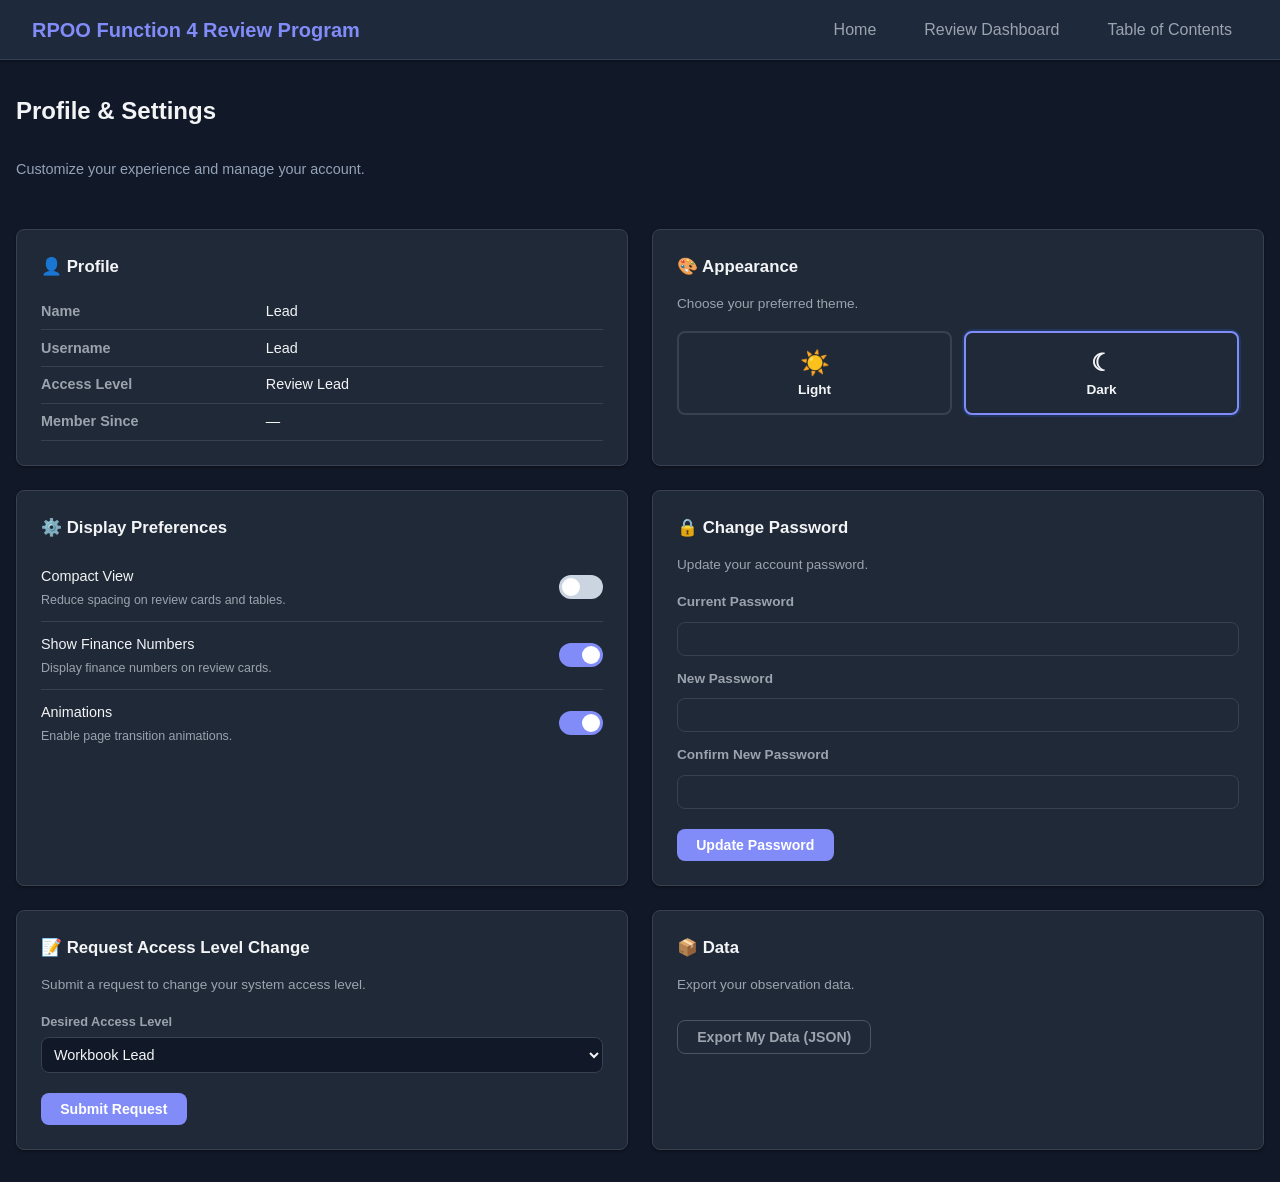
<file: settings.html>
<!DOCTYPE html>
<html lang="en">
<head>
  <meta charset="UTF-8">
  <meta name="viewport" content="width=device-width, initial-scale=1.0">
  <title>RPOO Function 4 Review Program — Settings</title>
  <link rel="stylesheet" href="css/style.css">
  <style>
    .settings-grid { display: grid; grid-template-columns: 1fr 1fr; gap: 1.5rem; margin-top: 1.5rem; }
    @media (max-width: 700px) { .settings-grid { grid-template-columns: 1fr; } }
    .settings-card { padding: 1.5rem; }
    .settings-card h3 { margin: 0 0 0.75rem; font-size: 1.05rem; }
    .settings-card p { font-size: 0.85rem; color: var(--text-light); margin: 0 0 1rem; }

    /* Profile info table */
    .profile-table { width: 100%; border-collapse: collapse; }
    .profile-table td { padding: 0.4rem 0; font-size: 0.9rem; }
    .profile-table td:first-child { font-weight: 600; width: 40%; color: var(--text-light); }

    /* Theme selector */
    .theme-options { display: flex; gap: 0.75rem; }
    .theme-btn { flex: 1; padding: 1rem; border: 2px solid var(--border); border-radius: var(--radius);
      cursor: pointer; text-align: center; font-size: 0.85rem; font-weight: 600; transition: border-color 0.2s, box-shadow 0.2s; background: var(--bg); }
    .theme-btn:hover { border-color: var(--primary); }
    .theme-btn.active { border-color: var(--primary); box-shadow: 0 0 0 2px rgba(37,99,235,0.2); }
    .theme-btn .theme-icon { font-size: 1.5rem; display: block; margin-bottom: 0.3rem; }
    .dark .theme-btn { background: var(--card-bg); border-color: var(--border); color: var(--text); }
    .dark .theme-btn.active { border-color: var(--primary); }

    /* Font size slider */
    .font-size-control { display: flex; align-items: center; gap: 0.75rem; }
    .font-size-control input[type="range"] { flex: 1; }
    .font-size-control span { font-weight: 600; min-width: 3rem; text-align: center; }

    /* Compact toggle */
    .toggle-row { display: flex; justify-content: space-between; align-items: center; padding: 0.6rem 0; border-bottom: 1px solid var(--border); }
    .toggle-row:last-child { border-bottom: none; }
    .toggle-row label { font-size: 0.9rem; font-weight: 500; }
    .toggle-row .toggle-desc { font-size: 0.78rem; color: var(--text-light); margin-top: 0.15rem; }
    .toggle-switch { position: relative; width: 44px; height: 24px; flex-shrink: 0; }
    .toggle-switch input { opacity: 0; width: 0; height: 0; }
    .toggle-switch .slider { position: absolute; inset: 0; background: #cbd5e1; border-radius: 24px; cursor: pointer; transition: background 0.2s; }
    .toggle-switch .slider::before { content: ''; position: absolute; width: 18px; height: 18px; left: 3px; bottom: 3px;
      background: #fff; border-radius: 50%; transition: transform 0.2s; }
    .toggle-switch input:checked + .slider { background: var(--primary); }
    .toggle-switch input:checked + .slider::before { transform: translateX(20px); }

    /* Password form */
    .pw-form .form-group { margin-bottom: 0.75rem; }
    .pw-form label { font-size: 0.85rem; font-weight: 600; display: block; margin-bottom: 0.25rem; }
    .pw-form input { width: 100%; padding: 0.5rem; border: 1px solid var(--border); border-radius: var(--radius);
      font-size: 0.9rem; background: var(--bg); color: var(--text); }
    .dark .pw-form input { background: var(--card-bg); border-color: var(--border); color: var(--text); }

    /* Request card */
    .req-form .form-group { margin-bottom: 0.75rem; }
  </style>
  <script>if(localStorage.getItem('clerk_obs_dark')!=='0')document.documentElement.classList.add('dark');</script>
</head>
<body>
  <nav class="navbar">
    <h1 class="logo">RPOO Function 4 Review Program</h1>
    <div class="nav-links">
      <a href="index.html">Home</a>
      <a href="summary.html">Review Dashboard</a>
      <a href="help.html">Table of Contents</a>
    </div>
  </nav>

  <main class="container">
    <h2 style="margin-bottom:0.25rem;">Profile &amp; Settings</h2>
    <p class="setup-subtitle" style="margin-bottom:0;">Customize your experience and manage your account.</p>

    <div class="settings-grid">

      <!-- Profile Info -->
      <section class="card settings-card">
        <h3>&#128100; Profile</h3>
        <table class="profile-table">
          <tr><td>Name</td><td id="prof-name"></td></tr>
          <tr><td>Username</td><td id="prof-username"></td></tr>
          <tr><td>Access Level</td><td id="prof-role"></td></tr>
          <tr><td>Member Since</td><td id="prof-since"></td></tr>
        </table>
      </section>

      <!-- Theme -->
      <section class="card settings-card">
        <h3>&#127912; Appearance</h3>
        <p>Choose your preferred theme.</p>
        <div class="theme-options">
          <button class="theme-btn" id="theme-light" data-theme="light">
            <span class="theme-icon">&#9728;&#65039;</span> Light
          </button>
          <button class="theme-btn" id="theme-dark" data-theme="dark">
            <span class="theme-icon">&#9790;</span> Dark
          </button>
        </div>
      </section>

      <!-- Display Preferences -->
      <section class="card settings-card">
        <h3>&#9881;&#65039; Display Preferences</h3>
        <div class="toggle-row">
          <div>
            <label>Compact View</label>
            <div class="toggle-desc">Reduce spacing on review cards and tables.</div>
          </div>
          <label class="toggle-switch">
            <input type="checkbox" id="pref-compact">
            <span class="slider"></span>
          </label>
        </div>
        <div class="toggle-row">
          <div>
            <label>Show Finance Numbers</label>
            <div class="toggle-desc">Display finance numbers on review cards.</div>
          </div>
          <label class="toggle-switch">
            <input type="checkbox" id="pref-finance" checked>
            <span class="slider"></span>
          </label>
        </div>
        <div class="toggle-row">
          <div>
            <label>Animations</label>
            <div class="toggle-desc">Enable page transition animations.</div>
          </div>
          <label class="toggle-switch">
            <input type="checkbox" id="pref-animations" checked>
            <span class="slider"></span>
          </label>
        </div>
      </section>

      <!-- Change Password -->
      <section class="card settings-card">
        <h3>&#128274; Change Password</h3>
        <p>Update your account password.</p>
        <div class="pw-form">
          <div class="form-group">
            <label for="pw-current">Current Password</label>
            <input type="password" id="pw-current" autocomplete="current-password">
          </div>
          <div class="form-group">
            <label for="pw-new">New Password</label>
            <input type="password" id="pw-new" autocomplete="new-password">
          </div>
          <div class="form-group">
            <label for="pw-confirm">Confirm New Password</label>
            <input type="password" id="pw-confirm" autocomplete="new-password">
          </div>
          <button class="btn btn-primary" id="pw-save-btn">Update Password</button>
          <p id="pw-status" class="status-msg" hidden></p>
        </div>
      </section>

      <!-- Access Level Request -->
      <section class="card settings-card">
        <h3>&#128221; Request Access Level Change</h3>
        <p>Submit a request to change your system access level.</p>
        <div class="req-form">
          <div class="form-group">
            <label for="req-access-level">Desired Access Level</label>
            <select id="req-access-level" style="width:100%;padding:0.5rem;border:1px solid var(--border);border-radius:var(--radius);font-size:0.9rem;background:var(--bg);color:var(--text);">
            </select>
          </div>
          <button class="btn btn-primary" id="req-access-btn">Submit Request</button>
          <p id="req-access-status" class="status-msg" hidden></p>
        </div>
      </section>

      <!-- Data & Export -->
      <section class="card settings-card">
        <h3>&#128230; Data</h3>
        <p>Export your observation data.</p>
        <button class="btn btn-outline" id="export-btn">Export My Data (JSON)</button>
        <p id="export-status" class="status-msg" style="margin-top:0.5rem;" hidden></p>
      </section>

    </div>
  </main>

  <script src="js/gh-config-offline.js"></script>
  <script src="js/sync-offline.js"></script>
  <script src="js/offices.js"></script>
  <script src="js/auth-offline.js"></script>
  <script src="js/mock-data.js"></script>
  <script src="js/reviews.js"></script>
  <script src="js/storage.js"></script>
  <script>
  (function() {
    var user = Auth.requireAuth();
    if (!user) return;
    Auth.renderNavbar();

    var PREFS_KEY = 'clerk_obs_prefs';

    function getPrefs() {
      try { return JSON.parse(localStorage.getItem(PREFS_KEY)) || {}; }
      catch(e) { return {}; }
    }
    function savePrefs(p) { localStorage.setItem(PREFS_KEY, JSON.stringify(p)); }

    // ---- Profile Info ----
    document.getElementById('prof-name').textContent = user.displayName;
    document.getElementById('prof-username').textContent = user.username;
    document.getElementById('prof-role').textContent = Auth.ROLE_LABELS[user.role] || user.role;
    var allUsers = Auth.getUsers();
    var fullUser = null;
    for (var i = 0; i < allUsers.length; i++) {
      if (allUsers[i].id === user.id) { fullUser = allUsers[i]; break; }
    }
    if (fullUser && fullUser.createdAt) {
      var d = new Date(fullUser.createdAt);
      document.getElementById('prof-since').textContent = d.toLocaleDateString('en-US', { year: 'numeric', month: 'long', day: 'numeric' });
    } else {
      document.getElementById('prof-since').textContent = '—';
    }

    // ---- Theme ----
    var prefs = getPrefs();
    var currentTheme = prefs.theme || (localStorage.getItem('clerk_obs_dark') === '0' ? 'light' : 'dark');

    function applyTheme(theme) {
      prefs.theme = theme;
      savePrefs(prefs);
      document.documentElement.classList.toggle('dark', theme === 'dark');
      localStorage.setItem('clerk_obs_dark', theme === 'dark' ? '1' : '0');
      updateThemeButtons();
    }

    function updateThemeButtons() {
      document.querySelectorAll('.theme-btn').forEach(function(btn) {
        btn.classList.toggle('active', btn.dataset.theme === (prefs.theme || currentTheme));
      });
    }

    document.querySelectorAll('.theme-btn').forEach(function(btn) {
      btn.addEventListener('click', function() { applyTheme(btn.dataset.theme); });
    });
    updateThemeButtons();

    // ---- Display Preferences ----
    var compactEl = document.getElementById('pref-compact');
    var financeEl = document.getElementById('pref-finance');
    var animEl    = document.getElementById('pref-animations');

    compactEl.checked  = !!prefs.compact;
    financeEl.checked  = prefs.showFinance !== false;
    animEl.checked     = prefs.animations !== false;

    compactEl.addEventListener('change', function() { prefs.compact = compactEl.checked; savePrefs(prefs); });
    financeEl.addEventListener('change', function() { prefs.showFinance = financeEl.checked; savePrefs(prefs); });
    animEl.addEventListener('change', function() { prefs.animations = animEl.checked; savePrefs(prefs); });

    // ---- Change Password ----
    document.getElementById('pw-save-btn').addEventListener('click', function() {
      var curPw  = document.getElementById('pw-current').value;
      var newPw  = document.getElementById('pw-new').value;
      var confPw = document.getElementById('pw-confirm').value;
      var status = document.getElementById('pw-status');

      if (!curPw || !newPw || !confPw) {
        status.textContent = 'Please fill in all fields.';
        status.className = 'status-msg error'; status.hidden = false; return;
      }
      if (newPw.length < 4) {
        status.textContent = 'New password must be at least 4 characters.';
        status.className = 'status-msg error'; status.hidden = false; return;
      }
      if (newPw !== confPw) {
        status.textContent = 'New passwords do not match.';
        status.className = 'status-msg error'; status.hidden = false; return;
      }

      // Verify current password
      Auth.verifyPassword(user.id, curPw).then(function(valid) {
        if (!valid) {
          status.textContent = 'Current password is incorrect.';
          status.className = 'status-msg error'; status.hidden = false; return;
        }

        Auth.hashPassword(newPw).then(function(hash) {
          Auth.updateUser(user.id, { password: hash });
          document.getElementById('pw-current').value = '';
          document.getElementById('pw-new').value = '';
          document.getElementById('pw-confirm').value = '';
          status.textContent = 'Password updated successfully!';
          status.className = 'status-msg success'; status.hidden = false;
        });
      });
    });

    // ---- Access Level Request ----
    var lvlSelect = document.getElementById('req-access-level');
    ['teamlead', 'reviewer', 'readonly'].forEach(function(r) {
      if (r !== user.role) {
        var opt = document.createElement('option');
        opt.value = r;
        opt.textContent = Auth.ROLE_LABELS[r] || r;
        lvlSelect.appendChild(opt);
      }
    });

    document.getElementById('req-access-btn').addEventListener('click', function() {
      var status = document.getElementById('req-access-status');
      var desired = lvlSelect.options[lvlSelect.selectedIndex];
      if (!desired || !desired.value) {
        status.textContent = 'Please select an access level.';
        status.className = 'status-msg error'; status.hidden = false; return;
      }
      Auth.submitRequest({ userId: user.id, userName: user.displayName, type: 'access', detail: desired.text });
      status.textContent = 'Request submitted! An admin will review it.';
      status.className = 'status-msg success'; status.hidden = false;
    });

    // ---- Export Data ----
    document.getElementById('export-btn').addEventListener('click', function() {
      var allObs = Storage.hydrate(Storage.getAll());
      var myObs = Auth.filterVisible(allObs);
      var blob = new Blob([JSON.stringify(myObs, null, 2)], { type: 'application/json' });
      var url = URL.createObjectURL(blob);
      var a = document.createElement('a');
      a.href = url;
      a.download = 'observations-' + user.username + '-' + new Date().toISOString().slice(0, 10) + '.json';
      document.body.appendChild(a);
      a.click();
      document.body.removeChild(a);
      URL.revokeObjectURL(url);
      var status = document.getElementById('export-status');
      status.textContent = 'Data exported!';
      status.className = 'status-msg success'; status.hidden = false;
    });

  })();
  </script>
</body>
</html>
</file>
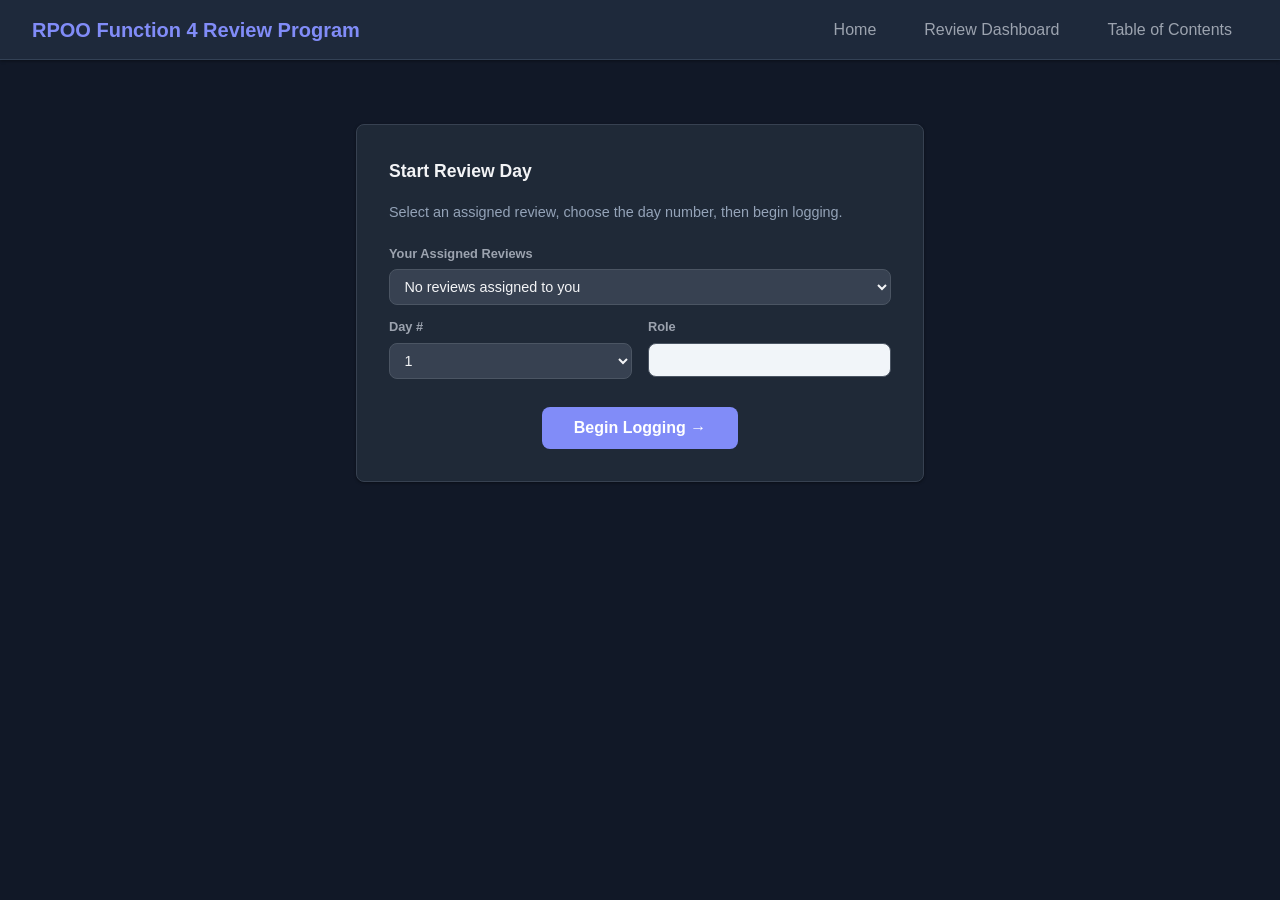
<file: setup.html>
<!DOCTYPE html>
<html lang="en">
<head>
  <meta charset="UTF-8">
  <meta name="viewport" content="width=device-width, initial-scale=1.0">
  <title>RPOO Function 4 Review Program — Setup</title>
  <link rel="stylesheet" href="css/style.css">
  <script>if(localStorage.getItem('clerk_obs_dark')!=='0')document.documentElement.classList.add('dark');</script>
</head>
<body>
  <nav class="navbar">
    <h1 class="logo">RPOO Function 4 Review Program</h1>
    <div class="nav-links">
      <a href="index.html">Home</a>
      <a href="summary.html">Review Dashboard</a>
      <a href="help.html">Table of Contents</a>
    </div>
  </nav>

  <main class="container setup-container">
    <!-- Admin / Review Lead view -->
    <section class="card setup-card" id="admin-setup">
      <h2>Start Review Day</h2>
      <p class="setup-subtitle">Select an assigned review, choose the day number, then begin logging.</p>

      <div class="form-row">
        <div class="form-group fg-2">
          <label for="review-select">Your Assigned Reviews</label>
          <select id="review-select">
            <option value="">-- Select a review --</option>
          </select>
        </div>
      </div>
      <div class="form-row">
        <div class="form-group">
          <label for="day-number">Day #</label>
          <select id="day-number">
            <option value="1">1</option>
            <option value="2">2</option>
          </select>
        </div>
        <div class="form-group">
          <label>Role</label>
          <input type="text" id="review-role-display" readonly style="background:#f1f5f9;cursor:default;">
        </div>
      </div>

      <div class="setup-actions">
        <button id="start-btn" class="btn btn-primary btn-lg">Begin Logging &rarr;</button>
      </div>
      <div id="setup-status" class="status-msg" hidden></div>
    </section>

    <!-- POD view: auto-detected active review -->
    <section class="card setup-card" id="pod-setup" hidden>
      <h2>Start Review Day</h2>
      <p class="setup-subtitle">Confirm your review details and select the day number to begin.</p>

      <div id="pod-review-info" class="pod-review-info">
        <div class="pod-info-row">
          <span class="pod-info-label">Office</span>
          <span class="pod-info-value" id="pod-office"></span>
        </div>
        <div class="pod-info-row">
          <span class="pod-info-label">Area / District</span>
          <span class="pod-info-value" id="pod-area-dist"></span>
        </div>
        <div class="pod-info-row">
          <span class="pod-info-label">Finance #</span>
          <span class="pod-info-value" id="pod-finance"></span>
        </div>
        <div class="pod-info-row">
          <span class="pod-info-label">Review Dates</span>
          <span class="pod-info-value" id="pod-dates"></span>
        </div>
        <div class="pod-info-row">
          <span class="pod-info-label">Your Role</span>
          <span class="pod-info-value" id="pod-role"></span>
        </div>
        <div class="pod-info-row" id="pod-role-change-row" hidden>
          <span class="pod-info-label">Change To</span>
          <span class="pod-info-value">
            <select id="pod-role-select" style="display:inline-block;width:auto;padding:0.2rem 0.4rem;font-size:0.85rem;"></select>
            <button id="pod-role-btn" class="btn btn-outline btn-sm" style="margin-left:0.5rem;font-size:0.75rem;padding:0.2rem 0.6rem;">Request</button>
            <span id="pod-role-status" class="status-msg" style="display:inline;margin-left:0.5rem;font-size:0.78rem;" hidden></span>
          </span>
        </div>
      </div>

      <div class="form-row" style="margin-top:1rem;">
        <div class="form-group">
          <label for="pod-day-number">Day #</label>
          <select id="pod-day-number">
            <option value="1">1</option>
            <option value="2">2</option>
          </select>
        </div>
      </div>

      <div class="setup-actions">
        <button id="pod-start-btn" class="btn btn-primary btn-lg">Begin Logging &rarr;</button>
      </div>
      <div id="pod-status" class="status-msg" hidden></div>
    </section>

    <!-- POD: no active review -->
    <section class="card setup-card" id="pod-no-review" hidden>
      <h2>No Active Review</h2>
      <p class="setup-subtitle">You don't have an active review right now. You can request access from the <a href="index.html">home page</a>.</p>
    </section>


  </main>

  <script src="js/gh-config-offline.js"></script>
  <script src="js/sync-offline.js"></script>
  <script src="js/offices.js"></script>
  <script src="js/auth-offline.js"></script>
  <script src="js/mock-data.js"></script>
  <script src="js/reviews.js"></script>
  <script src="js/storage.js"></script>
  <script>
    document.addEventListener('DOMContentLoaded', function() {
      var user = Auth.requireAuth(['admin', 'teamlead', 'reviewer']);
      if (!user) return;
      Auth.renderNavbar();

      var roleBadge = { clerk: 'Clerk Reviewer', lead: 'Workbook Lead', mailhandler: 'Mail Handler Reviewer', teamlead: 'Review Lead' };

      // Load reviews
      var myReviews;
      if (user.role === 'admin') {
        myReviews = Reviews.getAll();
      } else {
        myReviews = Reviews.getForUser(user.id);
        if (user._realId && myReviews.length === 0) {
          myReviews = Reviews.getForUser(user._realId);
        }
        if (user._realRole === 'admin' && myReviews.length === 0) {
          myReviews = Reviews.getAll();
        }
      }

      myReviews.sort(function(a, b) {
        if (b.startDate > a.startDate) return 1;
        if (b.startDate < a.startDate) return -1;
        return 0;
      });

      var nowMs = new Date().getTime();

      function esc(str) {
        if (!str) return '';
        var d = document.createElement('div'); d.textContent = str; return d.innerHTML;
      }

      // ========== POD / Reviewer View ==========
      if (user.role === 'reviewer') {
        document.getElementById('admin-setup').hidden = true;

        // Find the most recent assigned review
        var activeRev = myReviews.length > 0 ? myReviews[0] : null;

        // If coming from dashboard with a specific reviewId, use that
        var savedSetup = localStorage.getItem('reviewDaySetup');
        if (savedSetup) {
          try {
            var sd = JSON.parse(savedSetup);
            if (sd.reviewId) {
              for (var si = 0; si < myReviews.length; si++) {
                if (myReviews[si].id === sd.reviewId) { activeRev = myReviews[si]; break; }
              }
            }
          } catch(e) {}
        }

        if (activeRev) {
          document.getElementById('pod-setup').hidden = false;

          // Fill in review info
          var offices = activeRev.offices || [];
          if (offices.length === 0 && activeRev.financeNum) {
            offices = [{ financeNum: activeRev.financeNum, officeName: activeRev.officeName }];
          }
          document.getElementById('pod-office').textContent = offices.map(function(o) { return o.officeName; }).join(', ');
          document.getElementById('pod-dates').textContent = activeRev.startDate + ' to ' + activeRev.endDate;
          document.getElementById('pod-finance').textContent = offices.map(function(o) { return o.financeNum; }).join(', ');

          // Area / District lookup (first office)
          var firstFin = offices.length > 0 ? offices[0].financeNum : '';
          for (var j = 0; j < OFFICE_LIST.length; j++) {
            if (OFFICE_LIST[j][0] === firstFin) {
              document.getElementById('pod-area-dist').textContent = OFFICE_LIST[j][3] + ' — ' + OFFICE_LIST[j][4];
              break;
            }
          }

          // Role
          var myRole = '';
          var myRoleKey = '';
          for (var k = 0; k < activeRev.assignments.length; k++) {
            if (activeRev.assignments[k].userId === user.id) {
              myRoleKey = activeRev.assignments[k].reviewRole;
              myRole = roleBadge[myRoleKey] || myRoleKey;
              break;
            }
          }
          document.getElementById('pod-role').textContent = myRole || 'POD';

          // Check existing submissions to auto-set day number
          var allObs = Auth.filterVisible(Storage.hydrate(Storage.getAll()));
          var revObs = allObs.filter(function(o) { return o.reviewId === activeRev.id; });
          var hasDay1 = revObs.some(function(o) { return o.dayNumber === '1'; });
          var hasDay2 = revObs.some(function(o) { return o.dayNumber === '2'; });
          var podDaySelect = document.getElementById('pod-day-number');
          if (hasDay1 && !hasDay2) {
            podDaySelect.value = '2';
          } else if (!hasDay1) {
            podDaySelect.value = '1';
          }

          // Pre-select from session if available
          var saved = localStorage.getItem('reviewDaySetup');
          if (saved) {
            try {
              var data = JSON.parse(saved);
              if (data.dayNumber) podDaySelect.value = data.dayNumber;
            } catch(e) {}
          }

          // Start button
          document.getElementById('pod-start-btn').addEventListener('click', function() {
            var podStatus = document.getElementById('pod-status');
            var firstOff = (activeRev.offices && activeRev.offices.length > 0) ? activeRev.offices[0] : null;
            var setupData = {
              reviewId: activeRev.id,
              office: firstOff ? firstOff.officeName : (activeRev.officeName || ''),
              financeNum: firstOff ? firstOff.financeNum : (activeRev.financeNum || ''),
              date: (firstOff && firstOff.startDate) ? firstOff.startDate : activeRev.startDate,
              dayNumber: podDaySelect.value,
              observerName: user.displayName || user.username,
              reviewRole: myRoleKey || 'clerk'
            };
            localStorage.setItem('reviewDaySetup', JSON.stringify(setupData));
            window.location.href = 'review.html?rid=' + encodeURIComponent(activeRev.id) + '&day=' + encodeURIComponent(podDaySelect.value);
          });
        } else {
          document.getElementById('pod-no-review').hidden = false;
        }

        // Inline role change on the role row
        if (activeRev) {
          document.getElementById('pod-role-change-row').hidden = false;
          var allRoles = { clerk: 'Clerk Reviewer', mailhandler: 'Mail Handler Reviewer', lead: 'Workbook Lead', teamlead: 'Review Lead' };
          var roleSelect = document.getElementById('pod-role-select');
          Object.keys(allRoles).forEach(function(key) {
            if (key !== myRoleKey) {
              var opt = document.createElement('option');
              opt.value = key;
              opt.textContent = allRoles[key];
              roleSelect.appendChild(opt);
            }
          });
          document.getElementById('pod-role-btn').addEventListener('click', function() {
            var roleStatus = document.getElementById('pod-role-status');
            var desired = roleSelect.value;
            if (!desired) return;
            var desiredLabel = allRoles[desired] || desired;
            var revLabel = activeRev.name || activeRev.officeName || 'Review';
            Auth.submitRequest({ userId: user.id, userName: user.displayName, type: 'review_role', detail: desiredLabel + ' on ' + revLabel });
            roleStatus.textContent = 'Requested!';
            roleStatus.className = 'status-msg success'; roleStatus.hidden = false;
          });
        }

        return; // POD setup done
      }

      // ========== Admin / Review Lead View ==========
      var reviewSelect   = document.getElementById('review-select');
      var reviewRoleDisp = document.getElementById('review-role-display');
      var statusEl       = document.getElementById('setup-status');

      myReviews.forEach(function(r) {
        var roleLabel = '';
        for (var i = 0; i < r.assignments.length; i++) {
          if (r.assignments[i].userId === user.id) {
            roleLabel = ' — ' + roleBadge[r.assignments[i].reviewRole];
            break;
          }
        }

        var opt = document.createElement('option');
        opt.value = r.id;
        opt.textContent = (r.name || r.officeName || 'Review') + ' — ' + r.startDate + ' to ' + r.endDate + roleLabel;
        reviewSelect.appendChild(opt);
      });

      if (myReviews.length === 0) {
        reviewSelect.innerHTML = '<option value="">No reviews assigned to you</option>';
      }

      reviewSelect.addEventListener('change', function() {
        var rid = reviewSelect.value;
        if (!rid) { reviewRoleDisp.value = ''; return; }
        var rev = Reviews.getById(rid);
        if (!rev) return;
        var myRole = '';
        for (var i = 0; i < rev.assignments.length; i++) {
          if (rev.assignments[i].userId === user.id) {
            myRole = roleBadge[rev.assignments[i].reviewRole] || rev.assignments[i].reviewRole;
            break;
          }
        }
        reviewRoleDisp.value = myRole || (user.role === 'admin' || user.role === 'teamlead' ? 'Admin' : '');
      });

      // Pre-select if returning from review page
      var saved = localStorage.getItem('reviewDaySetup');
      if (saved) {
        try {
          var data = JSON.parse(saved);
          if (data.reviewId) reviewSelect.value = data.reviewId;
          if (data.dayNumber) document.getElementById('day-number').value = data.dayNumber;
          reviewSelect.dispatchEvent(new Event('change'));
        } catch(e) {}
      }

      document.getElementById('start-btn').addEventListener('click', function() {
        statusEl.hidden = true;
        var rid = reviewSelect.value;
        if (!rid) {
          statusEl.textContent = 'Please select a review.';
          statusEl.className = 'status-msg error';
          statusEl.hidden = false;
          return;
        }
        var rev = Reviews.getById(rid);
        if (!rev) return;

        var reviewRole = '';
        for (var i = 0; i < rev.assignments.length; i++) {
          if (rev.assignments[i].userId === user.id) {
            reviewRole = rev.assignments[i].reviewRole;
            break;
          }
        }

        var firstOff = (rev.offices && rev.offices.length > 0) ? rev.offices[0] : null;
        var setupData = {
          reviewId: rev.id,
          office: firstOff ? firstOff.officeName : (rev.officeName || ''),
          financeNum: firstOff ? firstOff.financeNum : (rev.financeNum || ''),
          date: (firstOff && firstOff.startDate) ? firstOff.startDate : rev.startDate,
          dayNumber: document.getElementById('day-number').value,
          observerName: user.displayName || user.username,
          reviewRole: reviewRole || (user.role === 'admin' || user.role === 'teamlead' ? 'clerk' : '')
        };

        localStorage.setItem('reviewDaySetup', JSON.stringify(setupData));
        window.location.href = 'review.html?rid=' + encodeURIComponent(rev.id) + '&day=' + encodeURIComponent(setupData.dayNumber);
      });
    });
  </script>
</body>
</html>
</file>
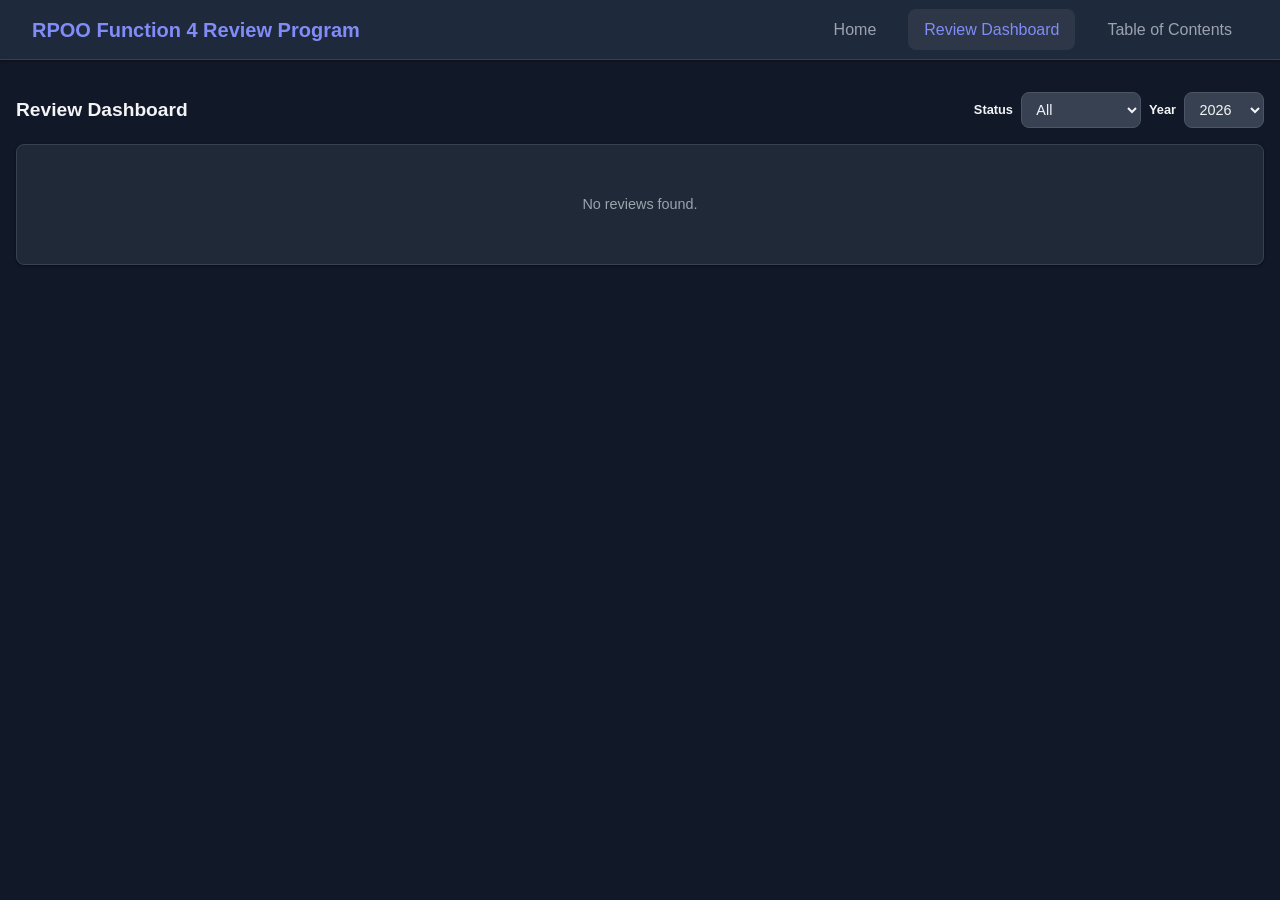
<file: summary.html>
<!DOCTYPE html>
<html lang="en">
<head>
  <meta charset="UTF-8">
  <meta name="viewport" content="width=device-width, initial-scale=1.0">
  <title>RPOO Function 4 Review Program — Review Dashboard</title>
  <link rel="stylesheet" href="css/style.css">
  <script>if(localStorage.getItem('clerk_obs_dark')!=='0')document.documentElement.classList.add('dark');</script>
</head>
<body>
  <nav class="navbar">
    <h1 class="logo">RPOO Function 4 Review Program</h1>
    <div class="nav-links">
      <a href="index.html">Home</a>
      <a href="summary.html" class="active">Review Dashboard</a>
      <a href="help.html">Table of Contents</a>
    </div>
  </nav>

  <main class="container">

    <!-- ====== DASHBOARD VIEW ====== -->
    <div id="dash-view">
      <!-- Header row: title + filter -->
      <div style="display:flex;align-items:center;justify-content:space-between;flex-wrap:wrap;gap:0.5rem;margin-bottom:1rem;">
        <h2 style="margin:0;font-size:1.2rem;">Review Dashboard</h2>
        <div style="display:flex;gap:0.5rem;align-items:center;">
          <label for="filter-status" style="font-size:0.8rem;font-weight:600;">Status</label>
          <select id="filter-status" style="min-width:120px;">
            <option value="all">All</option>
            <option value="not-started">Not Started</option>
            <option value="in-progress">In Progress</option>
            <option value="complete">Complete</option>
          </select>
          <label for="filter-year" style="font-size:0.8rem;font-weight:600;">Year</label>
          <select id="filter-year" style="min-width:80px;"></select>
        </div>
      </div>

      <!-- Aggregate stats -->
      <section class="card stats-grid" id="agg-stats" hidden></section>

      <!-- Empty state -->
      <div id="dash-empty" class="card" hidden>
        <p class="empty-state">No reviews found.</p>
      </div>

      <!-- Review cards grid -->
      <div id="dash-grid" class="dash-review-grid"></div>
    </div>

    <!-- Review Detail -->
    <div id="review-view" hidden>
      <!-- Header -->
      <section class="card">
        <div class="section-header">
          <div>
            <h2 id="review-title"></h2>
            <span id="review-subtitle" class="obs-date"></span>
          </div>
          <button id="back-btn" class="btn btn-secondary btn-sm">&larr; Back</button>
        </div>
      </section>

      <!-- Clerk Stats -->
      <section class="card stats-grid" id="clerk-stats-section">
        <div class="stat-box">
          <span class="stat-value" id="total-time-observed">0</span>
          <span class="stat-label">Time Observed</span>
        </div>
        <div class="stat-box">
          <span class="stat-value" id="total-entries">0</span>
          <span class="stat-label">Total Entries</span>
        </div>
        <div class="stat-box">
          <span class="stat-value" id="total-np-time">0</span>
          <span class="stat-label">NP Time</span>
        </div>
        <div class="stat-box">
          <span class="stat-value" id="total-np-instances">0</span>
          <span class="stat-label">NP Instances</span>
        </div>
        <div class="stat-box">
          <span class="stat-value" id="total-time-lost">0</span>
          <span class="stat-label">Time Lost (min)</span>
        </div>
        <div class="stat-box">
          <span class="stat-value" id="total-words">0</span>
          <span class="stat-label">Notes Words</span>
        </div>
        <div class="stat-box">
          <span class="stat-value" id="top-ldc">&mdash;</span>
          <span class="stat-label">Top LDC</span>
        </div>
      </section>

      <!-- Mail Handler Stats (hidden by default) -->
      <section class="card stats-grid" id="mh-stats-section" hidden>
        <div class="stat-box">
          <span class="stat-value" id="mh-total-observed">0</span>
          <span class="stat-label">Time Observed</span>
        </div>
        <div class="stat-box">
          <span class="stat-value" id="mh-total-entries">0</span>
          <span class="stat-label">Total Entries</span>
        </div>
        <div class="stat-box">
          <span class="stat-value" id="mh-workload">0</span>
          <span class="stat-label">Workload</span>
        </div>
        <div class="stat-box">
          <span class="stat-value" id="mh-np-time">0</span>
          <span class="stat-label">Non-productive</span>
        </div>
        <div class="stat-box">
          <span class="stat-value" id="mh-break-time">0</span>
          <span class="stat-label">Break Time</span>
        </div>
        <div class="stat-box">
          <span class="stat-value" id="mh-cc-time">0</span>
          <span class="stat-label">Cross Craft</span>
        </div>
        <div class="stat-box">
          <span class="stat-value" id="mh-time-lost">0</span>
          <span class="stat-label">Time Lost (min)</span>
        </div>
        <div class="stat-box stat-box-highlight">
          <span class="stat-value" id="mh-continuous">0</span>
          <span class="stat-label">Longest Continuous Work</span>
        </div>
      </section>

      <!-- Day Timeline -->
      <section class="card" id="timeline-section">
        <h2>Observation Timeline</h2>
        <p style="font-size:0.8rem;color:var(--text-light);margin-bottom:0.75rem;" id="timeline-desc">Each block represents an observation entry, colored by LDC. Width = duration.</p>
        <div id="timeline-day1" class="timeline-section" hidden>
          <h3 style="font-size:0.85rem;margin-bottom:0.4rem;">Day 1</h3>
          <div class="mh-cw-label" id="cw-label-1" hidden>Continuous Work</div>
          <div class="timeline-track" id="cw-track-1" hidden></div>
          <div class="timeline-track" id="timeline-track-1"></div>
          <div class="mh-day-breakdown" id="mh-day-stats-1" hidden></div>
        </div>
        <div id="timeline-day2" class="timeline-section" hidden>
          <h3 style="font-size:0.85rem;margin-bottom:0.4rem;margin-top:0.75rem;">Day 2</h3>
          <div class="mh-cw-label" id="cw-label-2" hidden>Continuous Work</div>
          <div class="timeline-track" id="cw-track-2" hidden></div>
          <div class="timeline-track" id="timeline-track-2"></div>
          <div class="mh-day-breakdown" id="mh-day-stats-2" hidden></div>
        </div>
        <div id="timeline-legend" class="timeline-legend"></div>
      </section>

      <!-- Day 1 -->
      <section class="card" id="day1-section" hidden>
        <div class="section-header">
          <h2 id="day1-title">Day 1</h2>
          <button class="btn btn-danger btn-sm day-delete-btn" data-day="1">Delete Day</button>
        </div>
        <div id="day1-content"></div>
      </section>

      <!-- Day 2 -->
      <section class="card" id="day2-section" hidden>
        <div class="section-header">
          <h2 id="day2-title">Day 2</h2>
          <button class="btn btn-danger btn-sm day-delete-btn" data-day="2">Delete Day</button>
        </div>
        <div id="day2-content"></div>
      </section>

      <!-- Hours by LDC -->
      <section class="card">
        <h2>Hours by LDC</h2>
        <div id="ldc-bars" class="bar-chart"></div>
      </section>
    </div>
  </main>

  <script src="js/gh-config-offline.js"></script>
  <script src="js/sync-offline.js"></script>
  <script src="js/auth-offline.js"></script>
  <script src="js/mock-data.js"></script>
  <script src="js/offices.js"></script>
  <script src="js/reviews.js"></script>
  <script src="js/storage.js"></script>
  <script src="js/summary.js"></script>
</body>
</html>
</file>
<file: css/style.css>
/* ===== Reset & Base ===== */
*, *::before, *::after { box-sizing: border-box; margin: 0; padding: 0; }

:root {
  --primary: #4f46e5;
  --primary-hover: #4338ca;
  --secondary: #6b7280;
  --success: #16a34a;
  --danger: #dc2626;
  --bg: #f3f4f6;
  --card-bg: #ffffff;
  --text: #1f2937;
  --text-light: #6b7280;
  --border: #e5e7eb;
  --radius: 8px;
  --shadow: 0 1px 3px rgba(0,0,0,0.1);
}

body {
  font-family: -apple-system, BlinkMacSystemFont, 'Segoe UI', Roboto, sans-serif;
  background: var(--bg);
  color: var(--text);
  line-height: 1.6;
  min-height: 100vh;
}

/* ===== Navbar ===== */
.navbar {
  background: var(--card-bg);
  border-bottom: 1px solid var(--border);
  padding: 0 2rem;
  display: flex;
  align-items: center;
  justify-content: space-between;
  height: 60px;
  box-shadow: var(--shadow);
  position: sticky;
  top: 0;
  z-index: 100;
}

.logo { font-size: 1.25rem; font-weight: 700; color: var(--primary); }

.nav-links { display: flex; gap: 1rem; }
.nav-links a {
  text-decoration: none; color: var(--text-light); font-weight: 500;
  padding: 0.5rem 1rem; border-radius: var(--radius); transition: all 0.2s;
}
.nav-links a:hover, .nav-links a.active {
  color: var(--primary); background: #eef2ff;
}

/* ===== Layout ===== */
.container {
  max-width: 1300px;
  margin: 2rem auto;
  padding: 0 1rem;
  display: flex;
  flex-direction: column;
  gap: 1.5rem;
}

/* ===== Card ===== */
.card {
  background: var(--card-bg);
  border: 1px solid var(--border);
  border-radius: var(--radius);
  padding: 1.5rem;
  box-shadow: var(--shadow);
}
.card h2 { font-size: 1.1rem; margin-bottom: 1rem; color: var(--text); }

.section-header {
  display: flex; justify-content: space-between; align-items: center; margin-bottom: 1rem;
}
.section-header h2 { margin-bottom: 0; }

.save-section { text-align: center; }

/* ===== Forms ===== */
.form-row { display: flex; gap: 1rem; flex-wrap: wrap; margin-bottom: 0.75rem; }

.form-group {
  display: flex; flex-direction: column; gap: 0.3rem; flex: 1; min-width: 150px;
}
.form-group.fg-2 { flex: 2; }

.form-group label {
  font-size: 0.8rem; font-weight: 600; color: var(--text-light);
}

input[type="text"],
input[type="number"],
input[type="date"],
input[type="time"],
textarea,
select {
  padding: 0.5rem 0.65rem;
  border: 1px solid var(--border);
  border-radius: var(--radius);
  font-size: 0.9rem;
  font-family: inherit;
  color: var(--text);
  background: var(--card-bg);
  transition: border-color 0.2s;
}
input:focus, textarea:focus, select:focus {
  outline: none;
  border-color: var(--primary);
  box-shadow: 0 0 0 3px rgba(79,70,229,0.1);
}

/* ===== Buttons ===== */
.btn {
  padding: 0.5rem 1.2rem; border: none; border-radius: var(--radius);
  font-size: 0.88rem; font-weight: 600; cursor: pointer; transition: all 0.2s;
  margin-top: 0.5rem;
}
.btn-primary { background: var(--primary); color: white; }
.btn-primary:hover { background: var(--primary-hover); }
.btn-secondary { background: #eef2ff; color: var(--primary); }
.btn-secondary:hover { background: #e0e7ff; }
.btn-outline { background: transparent; color: var(--secondary); border: 1px solid var(--border); }
.btn-outline:hover { border-color: var(--primary); color: var(--primary); }
.btn-sm { padding: 0.3rem 0.75rem; font-size: 0.8rem; margin-top: 0; }
.btn-danger {
  background: transparent; color: var(--danger); border: 1px solid var(--danger);
  padding: 0.25rem 0.6rem; font-size: 0.78rem; margin-top: 0;
}
.btn-danger:hover { background: #fef2f2; }

/* ===== Status Messages ===== */
.status-msg {
  margin-top: 0.75rem; padding: 0.5rem 0.85rem;
  border-radius: var(--radius); font-size: 0.85rem; font-weight: 500;
}
.status-msg.success { background: #f0fdf4; color: var(--success); border: 1px solid #bbf7d0; }
.status-msg.error   { background: #fef2f2; color: var(--danger);  border: 1px solid #fecaca; }
.status-msg.info    { background: #eef2ff; color: var(--primary); border: 1px solid #c7d2fe; }

.empty-state {
  text-align: center; color: var(--text-light); padding: 1.5rem 1rem; font-size: 0.9rem;
}

/* ===== Data Entry Table ===== */
.table-wrap { overflow-x: auto; }

table { width: 100%; border-collapse: collapse; font-size: 0.82rem; }

thead th {
  text-align: left; padding: 0.5rem 0.4rem;
  background: #f9fafb; border-bottom: 2px solid var(--border);
  font-weight: 600; color: var(--text-light); font-size: 0.75rem;
  text-transform: uppercase; letter-spacing: 0.03em; white-space: nowrap;
}

tbody td {
  padding: 0.25rem 0.2rem; border-bottom: 1px solid var(--border); vertical-align: middle;
}
tbody tr:hover { background: #f9fafb; }

/* Column widths */
.col-num     { width: 30px; text-align: center; color: var(--text-light); font-weight: 600; }
.col-ldc     { width: 95px; }
.col-opn     { width: 80px; }
.col-clerks  { width: 60px; }
.col-time    { width: 90px; }
.col-elapsed { width: 70px; }
.col-desc    { min-width: 260px; }
.col-vol     { width: 75px; }
.col-action  { width: 40px; }

/* Cell inputs — compact spreadsheet feel */
.cell-input {
  width: 100%;
  padding: 0.35rem 0.4rem;
  border: 1px solid transparent;
  border-radius: 4px;
  font-size: 0.84rem;
  font-family: inherit;
  color: var(--text);
  background: transparent;
  transition: border-color 0.15s, background 0.15s;
}
.cell-input:hover { border-color: var(--border); background: #fafafa; }
.cell-input:focus {
  outline: none; border-color: var(--primary);
  background: white; box-shadow: 0 0 0 2px rgba(79,70,229,0.1);
}
.cell-input:disabled {
  background: #f3f4f6; color: #ccc; cursor: not-allowed;
}

/* Remove number input arrows for cleaner look */
.cell-input[type="number"]::-webkit-inner-spin-button,
.cell-input[type="number"]::-webkit-outer-spin-button {
  -webkit-appearance: none; margin: 0;
}
.cell-input[type="number"] { -moz-appearance: textfield; }

.elapsed-cell {
  text-align: center; font-weight: 600; color: var(--primary); font-size: 0.82rem;
}

/* Description textarea */
.desc-input {
  resize: vertical;
  min-height: 38px;
  line-height: 1.4;
}

/* Volume cells — empty ones stay blank */
.vol-cell { text-align: center; }

/* Select dropdowns in table cells */
select.cell-input {
  cursor: pointer;
  padding-right: 0.3rem;
}

/* OPN select — show short when closed, full when open */
.opn-select {
  font-size: 0.78rem;
}

/* ===== LDC Colors (cards + table rows) ===== */
.ldc-41  { background: #f3e8ff !important; }                /* Purple */
.ldc-42  { background: #fff3e0 !important; }                /* Light Orange */
.ldc-43a { background: #e8f5e9 !important; }                /* Light Green */
.ldc-43l { background: repeating-linear-gradient(
  0deg, #c8e6c9, #c8e6c9 4px, #e8f5e9 4px, #e8f5e9 8px) !important; } /* Green horizontal stripe */
.ldc-43f { background: repeating-linear-gradient(
  90deg, #c8e6c9, #c8e6c9 4px, #e8f5e9 4px, #e8f5e9 8px) !important; } /* Green vertical stripe */
.ldc-43p { background: #a5d6a7 !important; }                /* Dark Green */
.ldc-44  { background: #fffde7 !important; }                /* Yellow */
.ldc-45  { background: #e3f2fd !important; }                /* Blue */
.ldc-48  { background: #ffebee !important; }                /* Red */
.ldc-np  { background: #ef9a9a !important; }                /* Darker Red */
.ldc-brk { background: #e0e0e0 !important; }                /* Gray */
.ldc-lun { background: #bdbdbd !important; }                /* Dark Gray */
.ldc-cb  { background: repeating-linear-gradient(
  45deg, #e0e0e0, #e0e0e0 4px, #f5f5f5 4px, #f5f5f5 8px) !important; } /* Gray dotted */
.ldc-cc  { background: repeating-linear-gradient(
  90deg, #e0e0e0, #e0e0e0 4px, #f5f5f5 4px, #f5f5f5 8px) !important; } /* Light gray vertical stripe */

/* ===== Entry Card Layout ===== */
.entry-card {
  border: 1px solid var(--border);
  border-radius: var(--radius);
  padding: 0.75rem 1rem;
  margin-bottom: 0.5rem;
  background: #fafafa;
  transition: box-shadow 0.2s;
}
.entry-card:hover {
  box-shadow: 0 2px 8px rgba(0,0,0,0.08);
}

.entry-top-row {
  display: flex;
  align-items: flex-end;
  gap: 0.6rem;
  flex-wrap: wrap;
}

.entry-num {
  font-weight: 700;
  color: var(--text-light);
  font-size: 1rem;
  min-width: 22px;
  text-align: center;
  padding-bottom: 0.35rem;
}

.entry-field {
  display: flex;
  flex-direction: column;
  gap: 0.15rem;
  min-width: 100px;
}
.entry-field label {
  font-size: 0.7rem;
  font-weight: 600;
  color: var(--text-light);
  text-transform: uppercase;
  letter-spacing: 0.02em;
  white-space: nowrap;
}

.entry-field-sm { min-width: 70px; max-width: 90px; }
.entry-field-xs { min-width: 50px; max-width: 60px; }
.entry-field-opn { min-width: 220px; }
.entry-field-quality { min-width: 180px; }
.entry-field-full { flex: 1; min-width: 100%; }

.vol-inline-fields {
  display: contents;
}

.entry-bottom-row {
  padding-top: 0.4rem;
}

.entry-bottom-row .desc-input {
  width: 100%;
  resize: vertical;
  min-height: 36px;
  font-size: 0.84rem;
}

.elapsed-display {
  font-weight: 700;
  color: var(--primary);
  font-size: 0.88rem;
  padding: 0.35rem 0;
}

.entry-card .remove-row-btn {
  align-self: flex-end;
  margin-bottom: 0.25rem;
  margin-left: auto;
}

/* ===== Stats Grid ===== */
.stats-grid {
  display: grid; grid-template-columns: repeat(auto-fit, minmax(140px, 1fr)); gap: 1rem;
}
.stat-box {
  text-align: center; padding: 1rem; background: #fafafa;
  border-radius: var(--radius); border: 1px solid var(--border);
}
.stat-value { display: block; font-size: 1.75rem; font-weight: 700; color: var(--primary); }
.stat-label {
  font-size: 0.78rem; color: var(--text-light);
  text-transform: uppercase; letter-spacing: 0.03em;
}

/* ===== Bar Chart ===== */
.bar-chart { display: flex; flex-direction: column; gap: 0.6rem; }
.bar-row { display: flex; align-items: center; gap: 0.75rem; }
.bar-label { width: 90px; font-size: 0.82rem; font-weight: 500; text-align: right; flex-shrink: 0; }
.bar-track { flex: 1; height: 22px; background: #f3f4f6; border-radius: 4px; overflow: hidden; }
.bar-fill { height: 100%; background: var(--primary); border-radius: 4px; transition: width 0.4s ease; min-width: 2px; }
.bar-value { font-size: 0.78rem; color: var(--text-light); width: 50px; flex-shrink: 0; }

/* ===== Observations List (Summary Page) ===== */
.observations-list { display: flex; flex-direction: column; gap: 1rem; }

.obs-card {
  border: 1px solid var(--border); border-radius: var(--radius);
  padding: 1rem; background: #fafafa;
}
.obs-header {
  display: flex; justify-content: space-between; align-items: flex-start;
  margin-bottom: 0.5rem;
}
.obs-meta { display: flex; flex-wrap: wrap; align-items: center; gap: 0.75rem; }
.obs-date { font-size: 0.85rem; color: var(--text-light); }
.obs-tag {
  display: inline-block; background: #eef2ff; color: var(--primary);
  padding: 0.1rem 0.55rem; border-radius: 999px; font-size: 0.72rem; font-weight: 600;
}
.obs-checks { display: flex; gap: 0.5rem; margin-bottom: 0.5rem; flex-wrap: wrap; }
.check-badge {
  font-size: 0.75rem; font-weight: 600; padding: 0.15rem 0.6rem;
  border-radius: 999px;
}
.check-yes { background: #f0fdf4; color: var(--success); border: 1px solid #bbf7d0; }
.check-no  { background: #fef2f2; color: var(--danger);  border: 1px solid #fecaca; }

.obs-footer {
  display: flex; justify-content: space-between; margin-top: 0.5rem;
  font-size: 0.82rem; color: var(--text-light);
}

.summary-table th { font-size: 0.7rem; padding: 0.35rem 0.4rem; }
.summary-table td { font-size: 0.8rem; padding: 0.35rem 0.4rem; }

/* ===== Responsive ===== */
@media (max-width: 700px) {
  .navbar { padding: 0 1rem; }
  .form-row { flex-direction: column; }
  .form-group { min-width: 100%; }
  .stats-grid { grid-template-columns: 1fr 1fr; }
  .landing-grid { grid-template-columns: 1fr; }
}

/* ===== Landing Page ===== */
.landing-container {
  max-width: 800px;
  align-items: center;
}
.landing-hero {
  text-align: center;
  padding: 2rem 0 1rem;
}
.landing-hero h2 {
  font-size: 1.6rem;
  color: var(--text);
  margin-bottom: 0.5rem;
}
.landing-hero p {
  color: var(--text-light);
  font-size: 1rem;
}
.landing-grid {
  display: grid;
  grid-template-columns: 1fr 1fr;
  gap: 1.5rem;
  width: 100%;
}
.landing-card {
  display: flex;
  flex-direction: column;
  align-items: center;
  gap: 0.5rem;
  padding: 2rem 1.5rem;
  background: var(--card-bg);
  border: 2px solid var(--border);
  border-radius: var(--radius);
  text-decoration: none;
  color: var(--text);
  transition: all 0.2s;
  text-align: center;
  box-shadow: var(--shadow);
}
.landing-card:hover {
  border-color: var(--primary);
  box-shadow: 0 4px 16px rgba(79,70,229,0.12);
  transform: translateY(-2px);
}
.landing-card-primary {
  border-color: var(--primary);
  background: #eef2ff;
}
.landing-icon {
  font-size: 2.5rem;
  line-height: 1;
}
.landing-card h3 {
  font-size: 1.15rem;
  color: var(--primary);
}
.landing-card p {
  font-size: 0.88rem;
  color: var(--text-light);
  margin: 0;
}

/* ===== Setup Page ===== */
.setup-container {
  max-width: 600px;
  padding-top: 2rem;
}
.setup-card {
  padding: 2rem;
}
.setup-subtitle {
  color: var(--text-light);
  font-size: 0.9rem;
  margin-bottom: 1.25rem;
}
.setup-actions {
  text-align: center;
  margin-top: 1.25rem;
}
.btn-lg {
  padding: 0.75rem 2rem;
  font-size: 1rem;
}

/* ===== Observation Info Bar (review page) ===== */
.obs-info-bar {
  padding: 0.75rem 1.25rem;
}
.obs-info-header {
  display: flex;
  justify-content: space-between;
  align-items: center;
  margin-bottom: 0.5rem;
}
.obs-info-header h2 {
  font-size: 0.95rem;
  margin-bottom: 0;
}
.obs-info-display {
  display: flex;
  flex-wrap: wrap;
  gap: 1rem;
}
.info-chip {
  font-size: 0.85rem;
  color: var(--text);
}
.info-chip strong {
  color: var(--text-light);
  font-size: 0.75rem;
  text-transform: uppercase;
  letter-spacing: 0.02em;
}
.obs-info-edit {
  padding-top: 0.5rem;
}

/* ===== Inline Add Row Button ===== */
.inline-add-row {
  text-align: center;
  margin: 0.75rem 0 1.5rem;
}
.inline-add-row .btn {
  font-size: 0.95rem;
  padding: 0.6rem 1.5rem;
}

/* ===== Office Picker (Summary Page) ===== */
.office-list {
  display: flex;
  flex-direction: column;
  gap: 0.5rem;
}
.office-card {
  display: flex;
  align-items: center;
  justify-content: space-between;
  width: 100%;
  padding: 1rem 1.25rem;
  background: #fafafa;
  border: 1px solid var(--border);
  border-radius: var(--radius);
  cursor: pointer;
  transition: all 0.2s;
  text-align: left;
  font-family: inherit;
  font-size: inherit;
  color: var(--text);
}
.office-card:hover {
  border-color: var(--primary);
  background: #eef2ff;
  box-shadow: 0 2px 8px rgba(79,70,229,0.1);
}
.office-card-name {
  font-size: 1.05rem;
  font-weight: 700;
  color: var(--primary);
}
.office-card-details {
  display: flex;
  gap: 1.5rem;
  font-size: 0.82rem;
  color: var(--text-light);
}

/* ===== Day Meta (Summary Review) ===== */
.day-meta {
  display: flex;
  flex-wrap: wrap;
  gap: 1.5rem;
  margin-bottom: 0.75rem;
  font-size: 0.85rem;
  color: var(--text);
}
.day-meta strong {
  color: var(--text-light);
  font-size: 0.75rem;
  text-transform: uppercase;
  letter-spacing: 0.02em;
}

#review-view > section {
  margin-bottom: 1rem;
}
#review-view .section-header {
  flex-wrap: wrap;
  gap: 0.5rem;
}

/* ===== Office Picker Component ===== */
.office-picker {
  margin-bottom: 0.5rem;
}
.op-fin-row {
  margin-bottom: 0.5rem;
}
.op-fin-row label {
  display: block;
  font-size: 0.8rem;
  font-weight: 600;
  color: var(--text-light);
  margin-bottom: 0.25rem;
}
.op-fin {
  width: 180px;
  padding: 0.45rem 0.6rem;
  border: 1px solid var(--border);
  border-radius: var(--radius);
  font-size: 0.95rem;
  font-family: 'Courier New', monospace;
  letter-spacing: 0.1em;
}
.op-fin:focus {
  outline: none;
  border-color: var(--primary);
  box-shadow: 0 0 0 3px rgba(79,70,229,0.1);
}
.op-divider {
  text-align: center;
  margin: 0.6rem 0;
  color: var(--text-light);
  font-size: 0.75rem;
  position: relative;
}
.op-divider::before,
.op-divider::after {
  content: '';
  position: absolute;
  top: 50%;
  width: 40%;
  height: 1px;
  background: var(--border);
}
.op-divider::before { left: 0; }
.op-divider::after { right: 0; }
.op-dropdowns {
  display: grid;
  grid-template-columns: 1fr 1fr;
  gap: 0.5rem;
}
.op-field label {
  display: block;
  font-size: 0.75rem;
  font-weight: 600;
  color: var(--text-light);
  margin-bottom: 0.2rem;
}
.op-field select {
  width: 100%;
  padding: 0.4rem 0.5rem;
  border: 1px solid var(--border);
  border-radius: var(--radius);
  font-size: 0.85rem;
  background: #fff;
}
.op-field select:disabled {
  background: #f3f4f6;
  color: #9ca3af;
}
.op-field select:focus {
  outline: none;
  border-color: var(--primary);
  box-shadow: 0 0 0 3px rgba(79,70,229,0.1);
}
.op-selected {
  display: flex;
  align-items: center;
  gap: 0.75rem;
  margin-top: 0.75rem;
  padding: 0.5rem 0.75rem;
  background: #eef2ff;
  border: 1px solid var(--primary);
  border-radius: var(--radius);
}
.op-selected-label {
  flex: 1;
  font-weight: 600;
  font-size: 0.9rem;
  color: var(--primary);
}
.op-clear {
  background: none;
  border: none;
  font-size: 1.1rem;
  color: var(--text-light);
  cursor: pointer;
  padding: 0 0.25rem;
}
.op-clear:hover {
  color: var(--danger, #ef4444);
}
@media (max-width: 600px) {
  .op-dropdowns {
    grid-template-columns: 1fr;
  }
}

/* --- Dashboard Filter Bar --- */
.dash-filter-row {
  display: grid;
  grid-template-columns: repeat(4, 1fr);
  gap: 0.75rem;
}
.dash-filter label {
  display: block;
  font-size: 0.75rem;
  font-weight: 600;
  color: var(--text-light);
  margin-bottom: 0.25rem;
  text-transform: uppercase;
  letter-spacing: 0.03em;
}
.dash-filter select,
.dash-filter input {
  width: 100%;
  padding: 0.5rem 0.6rem;
  border: 1px solid var(--border);
  border-radius: 6px;
  font-size: 0.85rem;
  background: #fff;
  color: var(--text);
}
.dash-filter select:disabled {
  opacity: 0.5;
  cursor: not-allowed;
}
.dash-active-filter {
  display: flex;
  align-items: center;
  gap: 0.5rem;
  margin-top: 0.75rem;
  padding: 0.4rem 0.75rem;
  background: var(--primary-light, #eff6ff);
  border-radius: 6px;
  font-size: 0.82rem;
  color: var(--primary);
  font-weight: 600;
}
@media (max-width: 600px) {
  .dash-filter-row {
    grid-template-columns: 1fr 1fr;
  }
}

/* --- SharePoint Loading Overlay --- */
.sp-loading {
  position: fixed;
  inset: 0;
  z-index: 1000;
  display: flex;
  flex-direction: column;
  align-items: center;
  justify-content: center;
  gap: 1rem;
  background: rgba(255,255,255,0.85);
  font-size: 0.95rem;
  color: var(--text-light);
}
.sp-loading[hidden] { display: none; }
.sp-spinner {
  width: 36px; height: 36px;
  border: 4px solid var(--border);
  border-top-color: var(--primary);
  border-radius: 50%;
  animation: sp-spin 0.7s linear infinite;
}
@keyframes sp-spin { to { transform: rotate(360deg); } }

/* --- Admin Bar --- */
.dash-admin-bar {
  display: flex;
  align-items: center;
  gap: 0.75rem;
  margin-bottom: 0.75rem;
}
.admin-badge {
  display: inline-block;
  padding: 0.2rem 0.6rem;
  border-radius: 4px;
  background: var(--success, #16a34a);
  color: #fff;
  font-size: 0.7rem;
  font-weight: 700;
  letter-spacing: 0.05em;
}

/* --- SP Status Message --- */
.sp-status-msg {
  font-size: 0.78rem;
  margin-top: 0.5rem;
  padding: 0.35rem 0.6rem;
  border-radius: 4px;
  background: var(--bg);
  color: var(--text-light);
}
.sp-status-msg.success { background: #f0fdf4; color: #166534; }
.sp-status-msg.warning { background: #fffbeb; color: #92400e; }
.sp-status-msg[hidden] { display: none; }

/* --- Login Page --- */
.login-container {
  display: flex;
  justify-content: center;
  align-items: flex-start;
  min-height: 60vh;
  padding-top: 4rem;
}
.login-card {
  max-width: 400px;
  width: 100%;
}

/* --- Navbar User Badge & Logout --- */
.nav-user-badge {
  display: inline-flex;
  align-items: center;
  gap: 0.4rem;
  margin-left: 0.5rem;
  font-size: 0.82rem;
}
.nav-user-name {
  color: rgba(255,255,255,0.9);
  font-weight: 500;
}
.nav-role-tag {
  display: inline-block;
  padding: 0.15rem 0.5rem;
  border-radius: 4px;
  font-size: 0.68rem;
  font-weight: 700;
  text-transform: uppercase;
  letter-spacing: 0.04em;
}
.role-admin    { background: #fef3c7; color: #92400e; }
.role-readonly { background: #e0e7ff; color: #3730a3; }
.role-lead     { background: #d1fae5; color: #065f46; }
.role-reviewer { background: #dbeafe; color: #1e40af; }
.nav-logout {
  margin-left: 0.25rem;
  color: rgba(255,255,255,0.7) !important;
  font-size: 0.82rem;
}
.nav-logout:hover { color: #fff !important; }

/* --- Admin Page --- */
/* Create Review collapsible sections */
.cr-section {
  border: 1px solid var(--border); border-radius: var(--radius);
  margin-top: 0.6rem; overflow: hidden;
}
.cr-section-toggle {
  display: flex; align-items: center; gap: 0.4rem;
  padding: 0.55rem 0.75rem; font-size: 0.85rem; font-weight: 600;
  cursor: pointer; user-select: none; background: var(--bg);
  list-style: none;
}
.cr-section-toggle::-webkit-details-marker { display: none; }
.cr-section-toggle::before {
  content: '▸'; font-size: 0.7rem; transition: transform 0.15s; flex-shrink: 0;
}
.cr-section[open] > .cr-section-toggle::before { transform: rotate(90deg); }
.cr-section-body { padding: 0.5rem 0.75rem 0.75rem; }
.cr-count {
  display: inline-flex; align-items: center; justify-content: center;
  min-width: 18px; height: 18px; border-radius: 9px; font-size: 0.68rem;
  font-weight: 700; background: var(--primary); color: #fff; padding: 0 5px;
}
html.dark .cr-section-toggle { background: #1e293b; }

.admin-label {
  display: block;
  font-size: 0.8rem;
  font-weight: 600;
  color: var(--text-light);
  margin-bottom: 0.25rem;
  margin-top: 0.75rem;
  text-transform: uppercase;
  letter-spacing: 0.03em;
}
.fin-add-row {
  display: flex;
  gap: 0.5rem;
  margin-bottom: 0.5rem;
}
.fin-add-row input { flex: 1; max-width: 160px; }

/* User search dropdown */
.user-search-results {
  position: absolute;
  top: 100%;
  left: 0;
  right: 0;
  z-index: 50;
  background: var(--card-bg);
  border: 1px solid var(--border);
  border-radius: 0 0 var(--radius) var(--radius);
  max-height: 220px;
  overflow-y: auto;
  box-shadow: 0 4px 12px rgba(0,0,0,0.15);
}
.user-search-item {
  padding: 0.45rem 0.75rem;
  font-size: 0.85rem;
  cursor: pointer;
  display: flex;
  justify-content: space-between;
  align-items: center;
  border-bottom: 1px solid var(--border);
}
.user-search-item::after {
  content: '+';
  font-size: 0.9rem;
  font-weight: 700;
  color: var(--accent);
  margin-left: 0.5rem;
  opacity: 0;
  transition: opacity 0.15s;
}
.user-search-item:hover::after { opacity: 1; color: #fff; }
.user-search-item--busy {
  opacity: 0.5; cursor: not-allowed; pointer-events: none;
}
.user-search-item--busy::after { display: none; }
.user-search-item:last-child { border-bottom: none; }
.user-search-item:hover { background: var(--accent); color: #fff; }
.user-search-item em { font-size: 0.75rem; color: var(--text-light); }
.user-search-item:hover em { color: rgba(255,255,255,0.7); }
.user-search-create {
  padding: 0.45rem 0.75rem;
  font-size: 0.82rem;
  cursor: pointer;
  color: var(--accent);
  font-weight: 600;
  border-top: 1px solid var(--border);
}
.user-search-create:hover { background: var(--accent); color: #fff; }

.fin-tags {
  display: flex;
  flex-wrap: wrap;
  gap: 0.35rem;
}
.fin-tag {
  display: inline-flex;
  align-items: center;
  gap: 0.25rem;
  padding: 0.2rem 0.5rem;
  border-radius: 4px;
  background: var(--bg);
  border: 1px solid var(--border);
  font-size: 0.78rem;
  color: var(--text);
}
.fin-tag-x {
  background: none;
  border: none;
  font-size: 1rem;
  color: var(--text-light);
  cursor: pointer;
  padding: 0 0.15rem;
  line-height: 1;
}
.fin-tag-x:hover { color: var(--danger, #ef4444); }
.wrap-cell { max-width: 280px; word-wrap: break-word; font-size: 0.78rem; }

/* --- Admin Bulk Create --- */
textarea { width: 100%; padding: 0.5rem 0.6rem; border: 1px solid var(--border); border-radius: 6px; font-size: 0.85rem; font-family: inherit; resize: vertical; }
.status-msg.warning { background: #fffbeb; color: #92400e; }
.checkbox-label { display: flex; align-items: center; gap: 0.4rem; font-size: 0.85rem; cursor: pointer; padding-top: 0.3rem; }
.pw-pending { color: #d97706; font-size: 0.78rem; font-weight: 600; }
.pw-ok { color: var(--success, #16a34a); font-size: 0.78rem; font-weight: 600; }
.actions-cell { white-space: nowrap; }

/* --- Admin Tabs --- */
.admin-tabs {
  display: flex; gap: 0; margin-bottom: 1.5rem;
  border-bottom: 2px solid var(--border);
}
.admin-tab {
  padding: 0.65rem 1.4rem; font-size: 0.92rem; font-weight: 600;
  background: none; border: none; border-bottom: 3px solid transparent;
  color: var(--text-light); cursor: pointer; transition: all 0.15s;
  margin-bottom: -2px;
}
.admin-tab:hover { color: var(--primary); }
.admin-tab.active {
  color: var(--primary); border-bottom-color: var(--primary);
}
.admin-tab-panel { display: none; }
.admin-tab-panel.active { display: block; }

/* --- Dark Mode --- */
html.dark {
  --primary: #818cf8; --primary-hover: #6366f1;
  --secondary: #9ca3af; --success: #34d399; --danger: #f87171;
  --bg: #111827; --card-bg: #1f2937; --text: #f3f4f6; --text-light: #9ca3af;
  --border: #374151; --shadow: 0 1px 3px rgba(0,0,0,0.4);
}
html.dark body { background: var(--bg); color: var(--text); }
html.dark .navbar { background: #1e293b; border-color: #334155; }
html.dark .card { background: var(--card-bg); border-color: var(--border); }
html.dark input, html.dark select, html.dark textarea { background: #374151; color: var(--text); border-color: #4b5563; }
html.dark select option { background: #374151; color: var(--text); }
html.dark select { color-scheme: dark; }
html.dark input[type="date"] { color-scheme: dark; }
html.dark input[type="time"] { color-scheme: dark; }
html.dark input::placeholder, html.dark textarea::placeholder { color: #6b7280; }
html.dark .entry-card { background: #1e293b; border-color: #374151; }
html.dark .entry-card:hover { box-shadow: 0 2px 8px rgba(0,0,0,0.3); }
html.dark .entry-card label { color: var(--text-light); }

/* --- Mail Handler compact card layout --- */
.mh-entry-card { padding: 0.5rem 0.75rem; margin-bottom: 0.35rem; }
.mh-row-time {
  display: flex; align-items: flex-end; gap: 0.4rem; flex-wrap: wrap;
}
.mh-row-time .entry-field { min-width: 85px; }
.mh-row-time .begin-input,
.mh-row-time .end-input { max-width: 110px; }
.mh-row-notes {
  display: flex; align-items: center; gap: 0.4rem; padding-top: 0.3rem;
}
.mh-row-notes label {
  font-size: 0.7rem; font-weight: 600; color: var(--text-light);
  text-transform: uppercase; white-space: nowrap; min-width: 70px;
}
.mh-row-notes .desc-input {
  flex: 1; resize: none; min-height: 28px; font-size: 0.82rem;
  padding: 0.25rem 0.5rem;
}

/* MH card live validation highlights */
.mh-card-error {
  border-left: 4px solid #dc2626;
  background: #fef2f2;
}
.mh-card-warn {
  border-left: 4px solid #f59e0b;
  background: #fffbeb;
}
html.dark .mh-card-error {
  border-left-color: #ef4444;
  background: #1c1517;
}
html.dark .mh-card-warn {
  border-left-color: #f59e0b;
  background: #1c1a12;
}

/* --- MH Summary (post-submission summary page) --- */
.stat-box-highlight {
  background: #f0fdf4; border-color: #86efac;
}
.stat-box-highlight .stat-value { color: #16a34a; }
html.dark .stat-box-highlight { background: #052e16; border-color: #166534; }
html.dark .stat-box-highlight .stat-value { color: #4ade80; }

/* MH continuous work bar in timeline */
.mh-cw-block { background: #22c55e; opacity: 0.8; }
.mh-cw-block:hover { opacity: 1; }
.mh-cw-label {
  font-size: 0.65rem; font-weight: 600; text-transform: uppercase;
  color: var(--text-light); margin-bottom: 0.15rem; letter-spacing: 0.03em;
}

/* MH day entry table category row colors */
tr.mh-cat-work { }
tr.mh-cat-break td { background: #fef3c7; }
tr.mh-cat-np td { background: #fee2e2; }
tr.mh-cat-cc td { background: #ede9fe; }
html.dark tr.mh-cat-break td { background: #1c1a12; }
html.dark tr.mh-cat-np td { background: #1c1517; }
html.dark tr.mh-cat-cc td { background: #1a1528; }

/* MH per-day breakdown */
.mh-day-breakdown {
  display: flex; flex-wrap: wrap; gap: 0.5rem 1.5rem;
  font-size: 0.82rem; color: var(--text);
  padding: 0.4rem 0; margin-top: 0.35rem;
}
.mh-day-np { color: #dc2626; }
html.dark .mh-day-np { color: #f87171; }
.mh-day-cw { color: #16a34a; }
html.dark .mh-day-cw { color: #4ade80; }
html.dark .cell-input { color: var(--text); }
html.dark .cell-input:hover { border-color: #4b5563; background: #2d3748; }
html.dark .cell-input:focus { background: #374151; border-color: var(--primary); box-shadow: 0 0 0 2px rgba(129,140,248,0.2); }
html.dark .cell-input:disabled { background: #1e293b; color: #4b5563; }
html.dark .elapsed-cell { color: var(--primary); }
html.dark tbody tr:hover { background: #2d3748; }
html.dark .nav-links a:hover, html.dark .nav-links a.active { background: #2d3748; color: var(--primary); }
html.dark .btn-primary:hover { background: var(--primary-hover); }
html.dark .btn-danger { background: transparent; color: var(--danger); border-color: var(--danger); }
html.dark .btn-danger:hover { background: #7f1d1d; color: #fca5a5; }
html.dark .admin-tab:hover { color: var(--primary); }
html.dark .review-tab:hover { color: var(--primary); }
/* Dark mode LDC colors — dimmed versions */
html.dark .ldc-41  { background: #3b1f6e !important; color: #e2d4f0 !important; }
html.dark .ldc-42  { background: #5c3a1e !important; color: #fde0b0 !important; }
html.dark .ldc-43a { background: #1b4332 !important; color: #c8e6c9 !important; }
html.dark .ldc-43l { background: repeating-linear-gradient(0deg, #1b4332, #1b4332 4px, #2d5a42 4px, #2d5a42 8px) !important; color: #c8e6c9 !important; }
html.dark .ldc-43f { background: repeating-linear-gradient(90deg, #1b4332, #1b4332 4px, #2d5a42 4px, #2d5a42 8px) !important; color: #c8e6c9 !important; }
html.dark .ldc-43p { background: #2d5a42 !important; color: #a5d6a7 !important; }
html.dark .ldc-44  { background: #5c4a1e !important; color: #fef3c7 !important; }
html.dark .ldc-45  { background: #1e3a5f !important; color: #bfdbfe !important; }
html.dark .ldc-48  { background: #5c1e1e !important; color: #fca5a5 !important; }
html.dark .ldc-np  { background: #7f1d1d !important; color: #fca5a5 !important; }
html.dark .ldc-brk { background: #374151 !important; color: #d1d5db !important; }
html.dark .ldc-lun { background: #4b5563 !important; color: #e5e7eb !important; }
html.dark .ldc-cb  { background: repeating-linear-gradient(45deg, #374151, #374151 4px, #4b5563 4px, #4b5563 8px) !important; color: #d1d5db !important; }
html.dark .ldc-cc  { background: repeating-linear-gradient(90deg, #374151, #374151 4px, #4b5563 4px, #4b5563 8px) !important; color: #d1d5db !important; }
html.dark .btn-outline { color: var(--text-light); border-color: #4b5563; }
html.dark .btn-outline:hover { background: #374151; }
html.dark .btn-secondary { background: #374151; color: var(--text); }
html.dark .landing-card { background: var(--card-bg); border-color: var(--border); }
html.dark .landing-card:hover { border-color: var(--primary); }
html.dark .summary-table th { background: #1e293b; }
html.dark .summary-table td { border-color: #374151; }
html.dark .info-chip { background: #374151; }
html.dark .fin-tag { background: #374151; color: var(--text); }
html.dark .status-msg.error { background: #7f1d1d; color: #fca5a5; }
html.dark .status-msg.success { background: #064e3b; color: #6ee7b7; }
html.dark .status-msg.warning { background: #78350f; color: #fde68a; }
/* Dark mode — End of Day */
html.dark .eod-summary-bar { border-color: #374151; }
html.dark .eod-count-error { background: #7f1d1d; color: #fca5a5; }
html.dark .eod-count-warn { background: #78350f; color: #fde68a; }
html.dark .eod-count-ok { background: #064e3b; color: #6ee7b7; }
html.dark .eod-group-title { color: var(--primary); border-color: #374151; }
html.dark .eod-flag-warn { background: #422006; border-left-color: #f59e0b; color: #fef3c7; }
html.dark .eod-flag-error { background: #450a0a; border-left-color: #ef4444; color: #fecaca; }
html.dark .eod-flag-dismissed { background: #052e16; border-left-color: #22c55e; opacity: 0.7; color: #bbf7d0; }
html.dark .eod-flag-warn .eod-flag-icon { color: #fbbf24; }
html.dark .eod-flag-error .eod-flag-icon { color: #f87171; }
html.dark .eod-flag-dismissed .eod-flag-icon { color: #4ade80; }
html.dark .eod-all-clear { border-color: #22c55e; background: #052e16; }
html.dark .eod-check-icon { color: #4ade80; }
html.dark .eod-all-clear p { color: #6ee7b7; }
/* Dark mode — Questionnaire */
html.dark .quest-section-title { color: var(--primary); border-color: var(--primary); }
html.dark .quest-row { border-color: #374151; }
html.dark .quest-text { color: var(--text); }
html.dark .quest-result { background: #374151; color: var(--text); border-color: #4b5563; }
html.dark .quest-comments { background: #374151; color: var(--text); border-color: #4b5563; }
/* Dark mode — Summarization */
html.dark .summ-card { background: #1e293b; border-color: #374151; }
html.dark .summ-area-select, html.dark .summ-ldc-select, html.dark .summ-entry-select { background: #374151; color: var(--text); border-color: #4b5563; }
.dark-mode-toggle {
  background: none; border: none; font-size: 1.2rem; cursor: pointer;
  color: var(--text-light); padding: 0.3rem 0.5rem; border-radius: 4px;
  transition: color 0.15s;
}
.dark-mode-toggle:hover { color: var(--primary); }

/* --- Role Switcher Debug Bar --- */
.role-switcher {
  position: fixed; bottom: 0; left: 0; right: 0; z-index: 9999;
  background: #1e293b; color: #e2e8f0; padding: 0.4rem 1rem;
  display: flex; align-items: center; gap: 0.5rem; font-size: 0.8rem;
  border-top: 2px solid var(--primary);
}
.role-switcher label { font-weight: 600; margin-right: 0.3rem; }
.role-switcher button {
  padding: 0.25rem 0.7rem; border-radius: 4px; border: 1px solid #475569;
  background: #334155; color: #e2e8f0; cursor: pointer; font-size: 0.78rem;
}
.role-switcher button:hover { background: #475569; }
.role-switcher button.active { background: var(--primary); border-color: var(--primary); color: #fff; }

/* --- Debug Drawer (left-side user switcher) --- */
.debug-drawer {
  position: fixed; top: 0; left: 0; bottom: 0; z-index: 10000;
  display: flex; transition: transform 0.25s ease;
}
.debug-drawer--collapsed { transform: translateX(-220px); }
.debug-drawer-panel {
  width: 220px; background: #1e293b; color: #e2e8f0; overflow-y: auto;
  padding: 0.5rem 0; border-right: 2px solid var(--primary);
  scrollbar-width: thin;
}
.debug-drawer-tab {
  position: absolute; left: 220px; top: 50%; transform: translateY(-50%);
  width: 28px; height: 56px; border: none; border-radius: 0 6px 6px 0;
  background: #1e293b; color: #e2e8f0; font-size: 1rem; cursor: pointer;
  display: flex; align-items: center; justify-content: center;
  border: 2px solid var(--primary); border-left: none;
}
.debug-drawer-tab:hover { background: #334155; }
.debug-drawer-title {
  padding: 0.5rem 0.75rem 0.4rem; font-weight: 700; font-size: 0.82rem;
  text-transform: uppercase; letter-spacing: 0.05em; color: #94a3b8;
  border-bottom: 1px solid #334155;
}
.debug-drawer-role-hdr {
  padding: 0.4rem 0.75rem 0.2rem; font-size: 0.7rem; font-weight: 600;
  text-transform: uppercase; letter-spacing: 0.04em; color: #64748b;
  margin-top: 0.3rem;
}
.debug-drawer-user {
  display: block; width: 100%; text-align: left; padding: 0.35rem 0.75rem;
  background: none; border: none; color: #cbd5e1; font-size: 0.8rem;
  cursor: pointer; transition: background 0.1s;
}
.debug-drawer-user:hover { background: #334155; color: #fff; }
.debug-drawer-user--active {
  background: var(--primary); color: #fff; font-weight: 600;
}
.debug-drawer-user--active:hover { background: var(--primary); }

/* --- Review Lead role tag --- */
.role-teamlead { background: #fef3c7; color: #92400e; }

/* --- Review Notes Sub-Tabs --- */
.review-tabs {
  display: flex; gap: 0; overflow-x: auto; margin-bottom: 1rem;
  border-bottom: 2px solid var(--border); -webkit-overflow-scrolling: touch;
  scrollbar-width: none; -ms-overflow-style: none;
}
.review-tabs::-webkit-scrollbar { display: none; }
.review-tab {
  padding: 0.5rem 1rem; font-size: 0.82rem; font-weight: 600;
  background: none; border: none; border-bottom: 3px solid transparent;
  color: var(--text-light); cursor: pointer; transition: all 0.15s;
  margin-bottom: -2px; white-space: nowrap; flex-shrink: 0;
}
.review-tab:hover { color: var(--primary); }
.review-tab.active { color: var(--primary); border-bottom-color: var(--primary); }
.review-tab-panel { display: none; }
.review-tab-panel.active { display: block; }
html.dark .review-tabs { border-color: #374151; }

/* --- Dashboard Cards (Reviewer Home) --- */
.dash-grid { display: grid; grid-template-columns: repeat(auto-fill, minmax(280px, 1fr)); gap: 0.75rem; margin-top: 1rem; }

/* --- Compact Review Card --- */
.rc-card {
  padding: 0.85rem 1rem; border-radius: var(--radius); border: 1px solid var(--border);
  background: var(--card-bg); box-shadow: var(--shadow); transition: border-color 0.15s, transform 0.1s;
}
.rc-card:hover { border-color: var(--primary); transform: translateY(-1px); }
.rc-header { display: flex; align-items: center; gap: 0.5rem; margin-bottom: 0.3rem; }
.rc-title { font-size: 0.95rem; font-weight: 700; margin: 0; white-space: nowrap; overflow: hidden; text-overflow: ellipsis; flex: 1; }
.rc-role {
  flex-shrink: 0; font-size: 0.65rem; font-weight: 600; padding: 0.1rem 0.45rem;
  border-radius: 10px; text-transform: uppercase; letter-spacing: 0.03em;
}
.rc-role--clerk { background: #dbeafe; color: #1e40af; }
.rc-role--mailhandler { background: #fef3c7; color: #92400e; }
.rc-role--lead { background: #d1fae5; color: #065f46; }
.rc-role--teamlead { background: #ede9fe; color: #5b21b6; }
html.dark .rc-role--clerk { background: #1e3a5f; color: #93c5fd; }
html.dark .rc-role--mailhandler { background: #78350f; color: #fde68a; }
html.dark .rc-role--lead { background: #064e3b; color: #6ee7b7; }
html.dark .rc-role--teamlead { background: #4c1d95; color: #c4b5fd; }

.rc-info { display: flex; flex-wrap: wrap; gap: 0.1rem 0.75rem; font-size: 0.78rem; color: var(--text-light); margin-bottom: 0.4rem; }
.rc-dates { font-weight: 600; color: var(--text); }
.rc-offices { white-space: nowrap; overflow: hidden; text-overflow: ellipsis; max-width: 100%; }

.rc-progress { display: flex; align-items: center; justify-content: space-between; gap: 0.5rem; margin-bottom: 0.5rem; flex-wrap: wrap; }
.rc-days { display: flex; align-items: center; gap: 0.3rem; }
.rc-dot {
  width: 22px; height: 22px; border-radius: 50%; display: inline-flex; align-items: center; justify-content: center;
  font-size: 0.68rem; font-weight: 700; border: 2px solid var(--border);
}
.rc-dot--done { background: #22c55e; border-color: #22c55e; color: #fff; }
.rc-dot--wip { background: #f59e0b; border-color: #f59e0b; color: #fff; }
.rc-dot--none { background: transparent; border-color: var(--border); color: var(--text-light); }
.rc-day-label { font-size: 0.72rem; color: var(--text-light); font-weight: 500; }

.rc-travel { display: flex; align-items: center; gap: 0.4rem; font-size: 0.72rem; flex-shrink: 0; }
.rc-travel-link {
  font-size: 0.72rem; font-weight: 600; color: var(--primary); text-decoration: none;
  padding: 0.15rem 0.4rem; border: 1px solid var(--primary); border-radius: 4px;
}
.rc-travel-link:hover { background: var(--primary); color: #fff; }
.rc-travel--done { color: var(--success); border-color: var(--success); }
.rc-travel--done:hover { background: var(--success); color: #fff; }
.rc-travel-stat { font-size: 0.7rem; color: var(--text-light); }

.rc-actions { display: flex; gap: 0.4rem; flex-wrap: wrap; }
.rc-actions .btn { font-size: 0.75rem; padding: 0.3rem 0.75rem; }
.rc-countdown { font-size: 0.78rem; color: var(--text-light); font-weight: 500; }

/* Legacy dash-card kept for compatibility */
.dash-card {
  display: block; padding: 1.2rem; border-radius: var(--radius); border: 1px solid var(--border);
  background: var(--card-bg); text-decoration: none; color: var(--text);
  box-shadow: var(--shadow); transition: border-color 0.15s, transform 0.1s;
}
.dash-card:hover { border-color: var(--primary); transform: translateY(-2px); }
.dash-card h3 { font-size: 1rem; margin-bottom: 0.3rem; }
.dash-card p { font-size: 0.82rem; color: var(--text-light); margin: 0; }
.dash-card .dash-meta { font-size: 0.75rem; color: var(--text-light); margin-top: 0.5rem; }
.dash-card .dash-badge {
  display: inline-block; padding: 0.15rem 0.5rem; border-radius: 10px;
  font-size: 0.7rem; font-weight: 600; margin-top: 0.4rem;
}
.dash-badge-complete { background: #d1fae5; color: #065f46; }
.dash-badge-partial { background: #dbeafe; color: #1e40af; }
.dash-badge-draft { background: #fef3c7; color: #92400e; }
.dash-badge-notstarted { background: #fee2e2; color: #991b1b; }
.dash-badge-incomplete { background: #fef3c7; color: #92400e; }
.dash-badge-locked { background: #e2e8f0; color: #475569; }
html.dark .dash-badge-complete { background: #064e3b; color: #6ee7b7; }
html.dark .dash-badge-partial { background: #1e3a5f; color: #93c5fd; }
html.dark .dash-badge-draft { background: #78350f; color: #fde68a; }
html.dark .dash-badge-notstarted { background: #7f1d1d; color: #fca5a5; }
html.dark .dash-badge-incomplete { background: #78350f; color: #fde68a; }
html.dark .dash-badge-locked { background: #374151; color: #9ca3af; }

/* Per-day status badges */
.dash-day-badges { display: flex; gap: 0.4rem; flex-wrap: wrap; margin-top: 0.5rem; }
.dash-day-status {
  display: inline-block; padding: 0.2rem 0.55rem; border-radius: 6px;
  font-size: 0.72rem; font-weight: 600;
}
.dash-day-submitted { background: #d1fae5; color: #065f46; }
.dash-day-draft { background: #fef3c7; color: #92400e; }
.dash-day-none { background: #f1f5f9; color: #64748b; }
html.dark .dash-day-submitted { background: #064e3b; color: #6ee7b7; }
html.dark .dash-day-draft { background: #78350f; color: #fde68a; }
html.dark .dash-day-none { background: #374151; color: #9ca3af; }

.dash-actions {
  display: flex; gap: 0.5rem; margin-top: 0.75rem; flex-wrap: wrap;
}
.dash-actions .btn { font-size: 0.78rem; padding: 0.35rem 0.85rem; }

/* --- POD Review Info Card --- */
.pod-review-info {
  margin: 1rem 0;
  padding: 0;
  border-radius: var(--radius);
  border: 1px solid var(--border);
  background: #fafafa;
  overflow: hidden;
}
.pod-info-row {
  display: flex;
  padding: 0.6rem 1rem;
  border-bottom: 1px solid var(--border);
  font-size: 0.88rem;
}
.pod-info-row:last-child { border-bottom: none; }
.pod-info-label {
  width: 130px;
  flex-shrink: 0;
  color: var(--text-light);
  font-size: 0.82rem;
}
.pod-info-value {
  flex: 1;
  font-weight: 500;
  color: var(--text);
}
html.dark .pod-review-info { background: #1e293b; border-color: #374151; }
html.dark .pod-info-row { border-bottom-color: #374151; }
html.dark .pod-info-label { color: #94a3b8; }
html.dark .pod-info-value { color: #e2e8f0; }

/* --- Validation Flags --- */
.flag-bar { padding: 0.8rem 1rem; border-radius: var(--radius); margin-bottom: 1rem; border: 1px solid; }
.flag-bar.flag-warn { background: #fffbeb; border-color: #f59e0b; color: #92400e; }
.flag-bar.flag-error { background: #fef2f2; border-color: #ef4444; color: #991b1b; }
.flag-bar.flag-info { background: #eff6ff; border-color: #3b82f6; color: #1e40af; }
html.dark .flag-bar.flag-warn { background: #78350f; border-color: #d97706; color: #fde68a; }
html.dark .flag-bar.flag-error { background: #7f1d1d; border-color: #f87171; color: #fca5a5; }
html.dark .flag-bar.flag-info { background: #1e3a5f; border-color: #60a5fa; color: #bfdbfe; }
.flag-list { list-style: none; padding: 0; margin: 0.5rem 0 0 0; }
.flag-list li { padding: 0.2rem 0; font-size: 0.82rem; }
.flag-list li::before { content: '\26A0 '; }

/* --- Placeholder Section --- */
.placeholder-section {
  text-align: center; padding: 3rem 1rem; color: var(--text-light);
}
.placeholder-section h3 { font-size: 1.1rem; margin-bottom: 0.5rem; color: var(--text); }
.placeholder-section p { font-size: 0.85rem; }

/* --- Online/Offline Indicator --- */
.conn-indicator {
  display: inline-flex; align-items: center; gap: 0.3rem;
  font-size: 0.72rem; font-weight: 600; padding: 0.15rem 0.5rem;
  border-radius: 10px;
}
.conn-online { background: #d1fae5; color: #065f46; }
.conn-offline { background: #fef2f2; color: #991b1b; }
html.dark .conn-online { background: #064e3b; color: #6ee7b7; }
html.dark .conn-offline { background: #7f1d1d; color: #fca5a5; }

/* --- Sticky Clock --- */
.sticky-clock {
  position: fixed; top: 60px; right: 1rem; z-index: 100;
  background: var(--card-bg); border: 1px solid var(--border);
  border-radius: var(--radius); padding: 0.3rem 0.7rem;
  font-size: 0.85rem; font-weight: 700; font-family: 'Courier New', monospace;
  box-shadow: var(--shadow);
}

/* --- Stopwatch --- */
.stopwatch-bar {
  display: flex; align-items: center; gap: 0.5rem;
  padding: 0.3rem 0; font-size: 0.82rem;
}
.stopwatch-display { font-family: 'Courier New', monospace; font-weight: 700; font-size: 1rem; min-width: 5rem; }
.stopwatch-bar button { padding: 0.2rem 0.6rem; font-size: 0.75rem; }

/* --- Observation Timeline --- */
.timeline-section { margin-bottom: 0.5rem; }
.timeline-track { position: relative; min-height: 52px; }
.timeline-axis {
  position: relative; height: 22px; margin-bottom: 2px;
  border-bottom: 1px solid var(--border);
}
.timeline-hour {
  position: absolute; transform: translateX(-50%);
  font-size: 0.7rem; color: var(--text); font-weight: 700;
  white-space: nowrap;
  top: 2px;
}
.timeline-hour::after {
  content: '';
  position: absolute;
  left: 50%;
  top: 100%;
  width: 1px;
  height: 6px;
  background: var(--text-light);
}
.timeline-blocks {
  position: relative; height: 36px;
  background: var(--bg); border-radius: 4px; overflow: hidden;
  border: 1px solid var(--border);
}
.timeline-gridline {
  position: absolute; top: 0; bottom: 0; width: 1px;
  background: var(--border); opacity: 0.6;
  pointer-events: none; z-index: 1;
}
.timeline-block {
  position: absolute; top: 0; height: 100%;
  border-right: 1px solid rgba(255,255,255,0.4);
  display: flex; align-items: center; justify-content: center;
  overflow: hidden; cursor: default; transition: opacity 0.15s;
  min-width: 2px;
}
.timeline-block:hover { opacity: 0.8; }
.timeline-block-label {
  font-size: 0.6rem; font-weight: 700; color: #1f2937;
  text-overflow: ellipsis; overflow: hidden; white-space: nowrap;
  padding: 0 2px;
}
.timeline-legend { margin-top: 0.75rem; }
.timeline-legend-items {
  display: flex; flex-wrap: wrap; gap: 0.5rem; font-size: 0.75rem;
}
.timeline-legend-item {
  display: inline-flex; align-items: center; gap: 0.3rem;
  color: var(--text);
}
.timeline-legend-swatch {
  display: inline-block; width: 14px; height: 14px;
  border-radius: 3px; border: 1px solid var(--border);
}
/* Dark mode timeline */
html.dark .timeline-blocks { background: #1e293b; border-color: #374151; }
html.dark .timeline-block { border-right-color: rgba(0,0,0,0.3); }
html.dark .timeline-block-label { color: #e2e8f0; }
html.dark .timeline-gridline { background: #4b5563; opacity: 0.8; }
html.dark .timeline-axis { border-bottom-color: #374151; }
html.dark .timeline-hour { color: #e2e8f0; }
html.dark .timeline-hour::after { background: #64748b; }
html.dark .timeline-legend-swatch { border-color: #4b5563; }

/* Rollup timelines (lead multi-reviewer view) */
.rollup-timeline-wrap { position: relative; }
.rollup-timeline-wrap > .timeline-axis { margin-bottom: 0; }
.rollup-row {
  display: flex;
  align-items: stretch;
  border-bottom: 1px solid var(--border);
  min-height: 36px;
}
.rollup-row-label {
  width: 120px;
  min-width: 120px;
  padding: 4px 8px 4px 0;
  font-size: 0.78rem;
  font-weight: 600;
  color: var(--text);
  display: flex;
  align-items: center;
  overflow: hidden;
  text-overflow: ellipsis;
  white-space: nowrap;
}
.rollup-row-track {
  flex: 1;
  position: relative;
  min-height: 32px;
}
.rollup-row-track .timeline-blocks {
  min-height: 28px;
  border-radius: 3px;
}
html.dark .rollup-row { border-bottom-color: #374151; }
html.dark .rollup-row-label { color: #e2e8f0; }

/* Dark mode: stat boxes */
html.dark .stat-box { background: #1e293b; border-color: #374151; }
html.dark .stat-value { color: #818cf8; }
html.dark .stat-label { color: #94a3b8; }

/* Dark mode: office cards (summary review list) */
html.dark .office-card { background: #1e293b; border-color: #374151; color: #e2e8f0; }
html.dark .office-card:hover { background: #2d3748; border-color: #818cf8; box-shadow: 0 2px 8px rgba(0,0,0,0.3); }
html.dark .office-card-name { color: #818cf8; }
html.dark .office-card-details { color: #94a3b8; }

/* Dark mode: bar charts (area/district/LDC) */
html.dark .bar-track { background: #374151; }
html.dark .bar-fill { background: #818cf8; }
html.dark .bar-label { color: #e2e8f0; }
html.dark .bar-value { color: #94a3b8; }

/* Dark mode: dash cards (assigned reviews on home) */
html.dark .dash-card { background: #1e293b; border-color: #374151; }
html.dark .dash-card:hover { border-color: #818cf8; box-shadow: 0 2px 8px rgba(0,0,0,0.3); }
html.dark .dash-card h3 { color: #e2e8f0; }
html.dark .dash-card p { color: #94a3b8; }
html.dark .dash-card .dash-meta { color: #64748b; }

/* Dark mode: section headers */
html.dark .section-header h2 { color: #e2e8f0; }
html.dark .setup-subtitle { color: #94a3b8; }

/* Stats grid responsive */
.stats-grid { display: grid; grid-template-columns: repeat(auto-fit, minmax(120px, 1fr)); gap: 0.75rem; }

/* ===== PS 3922 Volume Recording ===== */
.ps3922-zone-bar { display: flex; flex-wrap: wrap; align-items: center; gap: 0.75rem; margin-bottom: 1rem; }
.ps3922-zone-tabs { display: flex; gap: 0.25rem; flex-wrap: wrap; }
.ps3922-zone-tab {
  padding: 0.4rem 0.9rem; border: 1px solid var(--border); border-radius: var(--radius);
  background: var(--bg); cursor: pointer; font-size: 0.85rem; font-weight: 500; transition: all 0.15s;
}
.ps3922-zone-tab:hover { border-color: var(--primary); }
.ps3922-zone-tab.active { background: var(--primary); color: #fff; border-color: var(--primary); }
.ps3922-add-zone { display: flex; gap: 0.35rem; align-items: center; }
.ps3922-add-zone input { padding: 0.35rem 0.5rem; border: 1px solid var(--border); border-radius: var(--radius); font-size: 0.85rem; background: var(--bg); color: var(--text); }
.ps3922-info-row { display: flex; justify-content: space-between; align-items: center; margin-bottom: 0.75rem; font-size: 0.9rem; }
.ps3922-table-wrap { overflow-x: auto; -webkit-overflow-scrolling: touch; }
.ps3922-table {
  width: 100%; border-collapse: collapse; font-size: 0.82rem; min-width: 700px;
}
.ps3922-table th, .ps3922-table td {
  border: 1px solid var(--border); padding: 0.3rem 0.4rem; text-align: center; white-space: nowrap;
}
.ps3922-table thead th { font-weight: 700; font-size: 0.78rem; }
.ps3922-trip-col { width: 60px; background: #e0f2fe; font-weight: 600; }
.ps3922-ltr-header { background: #fef9c3; }
.ps3922-ltr-sub { background: #fef9c3; }
.ps3922-flt-header { background: #ffe4c4; }
.ps3922-flt-sub { background: #ffe4c4; }
.ps3922-walled-header { background: #d1fae5; }
.ps3922-walled-sub { background: #d1fae5; }
.ps3922-parcels-sub { background: #d5f5e3 !important; }
.ps3922-table tbody td { background: var(--bg); }
.ps3922-table tbody td:first-child { background: #e0f2fe; font-weight: 600; }
.ps3922-table tbody input {
  width: 60px; padding: 0.2rem; border: 1px solid #cbd5e1; border-radius: 3px;
  text-align: right; font-size: 0.82rem; background: #fff; color: var(--text);
  -moz-appearance: textfield; appearance: textfield;
}
.ps3922-table tbody input::-webkit-outer-spin-button,
.ps3922-table tbody input::-webkit-inner-spin-button { -webkit-appearance: none; margin: 0; }
.ps3922-table tbody input:focus { outline: 2px solid var(--primary); border-color: var(--primary); }
.ps3922-dps-row input,
.ps3922-calc-group input {
  -moz-appearance: textfield; appearance: textfield;
}
.ps3922-dps-row input::-webkit-outer-spin-button,
.ps3922-dps-row input::-webkit-inner-spin-button,
.ps3922-calc-group input::-webkit-outer-spin-button,
.ps3922-calc-group input::-webkit-inner-spin-button { -webkit-appearance: none; margin: 0; }
.ps3922-table td.ps3922-auto { background: #fef9c3; font-weight: 600; }
.ps3922-totals-row td { background: #f0f9ff !important; font-weight: 700; font-size: 0.85rem; }
.ps3922-total { color: var(--primary); }
.ps3922-worksheet { animation: fadeIn 0.2s ease; }

/* Add / Remove column buttons */
.ps3922-add-col-btn {
  display: inline-flex; align-items: center; justify-content: center;
  width: 20px; height: 20px; padding: 0; margin-left: 4px;
  border: 1px solid #94a3b8; border-radius: 50%; background: #e2e8f0;
  color: #334155; font-size: 0.85rem; font-weight: 700; cursor: pointer;
  line-height: 1; vertical-align: middle; transition: all 0.15s;
}
.ps3922-add-col-btn:hover { background: var(--primary); color: #fff; border-color: var(--primary); }
.ps3922-rm-col-btn {
  display: inline-flex; align-items: center; justify-content: center;
  width: 16px; height: 16px; padding: 0; margin-left: 3px;
  border: 1px solid #f87171; border-radius: 50%; background: transparent;
  color: #ef4444; font-size: 0.75rem; font-weight: 700; cursor: pointer;
  line-height: 1; vertical-align: middle; transition: all 0.15s;
}
.ps3922-rm-col-btn:hover { background: #ef4444; color: #fff; }
.ps3922-rm-trip-btn {
  display: inline-flex; align-items: center; justify-content: center;
  width: 16px; height: 16px; padding: 0; margin-left: 4px;
  border: 1px solid #f87171; border-radius: 50%; background: transparent;
  color: #ef4444; font-size: 0.75rem; font-weight: 700; cursor: pointer;
  line-height: 1; vertical-align: middle; transition: all 0.15s;
}
.ps3922-rm-trip-btn:hover { background: #ef4444; color: #fff; }
.ps3922-add-trip-btn { font-size: 0.82rem; }

/* PS 3922 Dark Mode */
html.dark .ps3922-zone-tab { background: var(--card-bg); border-color: var(--border); color: var(--text); }
html.dark .ps3922-zone-tab.active { background: var(--primary); color: #fff; }
html.dark .ps3922-add-zone input { background: var(--card-bg); border-color: var(--border); color: var(--text); }
html.dark .ps3922-table th, html.dark .ps3922-table td { border-color: #334155; }
html.dark .ps3922-trip-col { background: #1e3a5f; color: #e2e8f0; }
html.dark .ps3922-ltr-header, html.dark .ps3922-ltr-sub { background: #854d0e; color: #fef9c3; }
html.dark .ps3922-flt-header, html.dark .ps3922-flt-sub { background: #7c2d12; color: #ffe4c4; }
html.dark .ps3922-walled-header, html.dark .ps3922-walled-sub { background: #14532d; color: #d1fae5; }
html.dark .ps3922-parcels-sub { background: #1a5c38 !important; color: #d1fae5; }
html.dark .ps3922-table tbody td { background: var(--card-bg); }
html.dark .ps3922-table tbody td:first-child { background: #1e3a5f; color: #e2e8f0; }
html.dark .ps3922-table tbody input { background: #1e293b; border-color: #475569; color: #e2e8f0; }
html.dark .ps3922-table td.ps3922-auto { background: #422006; color: #fef9c3; }
html.dark .ps3922-totals-row td { background: #0f172a !important; color: #e2e8f0; }
html.dark .ps3922-add-col-btn { background: #334155; border-color: #475569; color: #e2e8f0; }
html.dark .ps3922-add-col-btn:hover { background: var(--primary); color: #fff; }
html.dark .ps3922-rm-col-btn { border-color: #f87171; color: #f87171; }
html.dark .ps3922-rm-col-btn:hover { background: #ef4444; color: #fff; }
html.dark .ps3922-rm-trip-btn { border-color: #f87171; color: #f87171; }
html.dark .ps3922-rm-trip-btn:hover { background: #ef4444; color: #fff; }

/* PS 3922 Piece Conversion */
.ps3922-conv-grid { display: flex; gap: 1.5rem; flex-wrap: wrap; }
.ps3922-conv-item { display: flex; flex-direction: column; gap: 0.15rem; }
.ps3922-conv-label { font-weight: 600; font-size: 0.82rem; color: var(--text-light); }
.ps3922-conv-value { font-size: 1.1rem; font-weight: 700; color: var(--primary); }
.ps3922-conv-note { font-size: 0.72rem; color: var(--text-light); }
.ps3922-mode-toggle { display: flex; align-items: center; gap: 0.4rem; font-size: 0.82rem; font-weight: 500; }
html.dark .ps3922-mode-toggle select { background: var(--card-bg); border-color: var(--border); color: var(--text); }

/* ===== ADUS / SDUS ===== */
.adus-summary-grid {
  display: grid; grid-template-columns: repeat(auto-fill, minmax(150px, 1fr));
  gap: 0.75rem; margin-top: 0.5rem;
}
.adus-summary-item {
  display: flex; flex-direction: column; gap: 0.2rem;
  padding: 0.6rem 0.75rem; background: var(--bg); border-radius: var(--radius);
  border: 1px solid var(--border);
}
.adus-summary-label {
  font-size: 0.72rem; font-weight: 700; text-transform: uppercase;
  letter-spacing: 0.04em; color: var(--text-light);
}
.adus-summary-value { font-size: 1.1rem; font-weight: 700; color: var(--primary); }

.adus-table-wrap { overflow-x: auto; -webkit-overflow-scrolling: touch; }
.adus-table {
  width: 100%; border-collapse: collapse; font-size: 0.8rem; white-space: nowrap;
}
.adus-table th {
  background: var(--bg); padding: 0.4rem 0.5rem; text-align: center;
  border: 1px solid var(--border); font-weight: 600; font-size: 0.72rem;
  text-transform: uppercase; color: var(--text-light);
}
.adus-table td {
  padding: 0.3rem 0.35rem; border: 1px solid var(--border); text-align: center;
}
.adus-th-input { background: #dbeafe !important; }
html.dark .adus-th-input { background: #1e3a5f !important; }
.adus-input {
  width: 80px; padding: 0.3rem 0.35rem; border: 1px solid var(--border);
  border-radius: 4px; font-size: 0.82rem; text-align: center;
  background: var(--bg); color: var(--text);
  -moz-appearance: textfield; appearance: textfield;
}
.adus-input::-webkit-outer-spin-button,
.adus-input::-webkit-inner-spin-button { -webkit-appearance: none; margin: 0; }
.adus-input[type="time"] { width: 95px; }
.adus-calc { color: var(--text-light); font-weight: 600; font-size: 0.8rem; }

html.dark .adus-summary-item { background: #1e293b; border-color: var(--border); }
html.dark .adus-input { background: var(--card-bg); border-color: var(--border); color: var(--text); }

@media (max-width: 600px) {
  .adus-summary-grid { grid-template-columns: repeat(2, 1fr); }
}

/* ===== Record Trips ===== */
.trips-card { margin-bottom: 1rem; padding: 1rem; }
.trips-card-header {
  display: flex; justify-content: space-between; align-items: center;
  margin-bottom: 0.75rem;
}
.trips-card-title { font-size: 1rem; font-weight: 700; margin: 0; }
.trips-meta-row {
  display: flex; gap: 0.75rem; flex-wrap: wrap; margin-bottom: 0.75rem;
  align-items: flex-end;
}
.trips-meta-field { display: flex; flex-direction: column; gap: 0.2rem; }
.trips-meta-field label {
  font-size: 0.75rem; font-weight: 600; color: var(--text-light); text-transform: uppercase;
}
.trips-meta-field select,
.trips-meta-field input {
  padding: 0.35rem 0.5rem; border: 1px solid var(--border); border-radius: var(--radius);
  font-size: 0.85rem; background: var(--bg); color: var(--text);
}
.trips-unload-time {
  font-size: 0.9rem; font-weight: 700; color: var(--primary);
  padding: 0.35rem 0.5rem; background: #eef2ff; border-radius: var(--radius);
  min-width: 60px; text-align: center;
}
.trips-container-add { margin-bottom: 0.5rem; }
.trips-container-add select {
  padding: 0.35rem 0.5rem; border: 1px solid var(--border); border-radius: var(--radius);
  font-size: 0.82rem; background: var(--bg); color: var(--text); cursor: pointer;
}
.trips-table {
  width: 100%; border-collapse: collapse; font-size: 0.82rem;
}
.trips-table th {
  background: var(--bg); padding: 0.4rem 0.5rem; text-align: center;
  border: 1px solid var(--border); font-weight: 600; font-size: 0.75rem;
  text-transform: uppercase; color: var(--text-light);
}
.trips-table td {
  padding: 0.3rem 0.4rem; border: 1px solid var(--border); text-align: center;
}
.trips-table td:first-child { text-align: left; font-weight: 600; padding-left: 0.6rem; }
.trips-table input[type="number"] {
  width: 55px; padding: 0.25rem 0.3rem; border: 1px solid var(--border);
  border-radius: 4px; font-size: 0.82rem; text-align: center;
  background: var(--bg); color: var(--text);
  -moz-appearance: textfield; appearance: textfield;
}
.trips-table input[type="number"]::-webkit-outer-spin-button,
.trips-table input[type="number"]::-webkit-inner-spin-button { -webkit-appearance: none; margin: 0; }

/* Tally +/- steppers */
.tally-cell {
  display: flex; align-items: center; justify-content: center; gap: 0;
  white-space: nowrap;
}
.tally-btn {
  width: 28px; height: 28px; border: 1px solid var(--border);
  background: var(--bg); color: var(--text); font-size: 1rem; font-weight: 700;
  cursor: pointer; display: flex; align-items: center; justify-content: center;
  transition: background 0.1s; line-height: 1; padding: 0;
}
.tally-minus { border-radius: var(--radius) 0 0 var(--radius); }
.tally-plus { border-radius: 0 var(--radius) var(--radius) 0; }
.tally-btn:hover { background: #e2e8f0; }
.tally-btn:active { background: #cbd5e1; }
.tally-plus:hover { background: #dcfce7; color: var(--success); }
.tally-minus:hover { background: #fee2e2; color: var(--danger); }
.tally-val {
  min-width: 28px; height: 28px; display: flex; align-items: center;
  justify-content: center; font-weight: 700; font-size: 0.9rem;
  border-top: 1px solid var(--border); border-bottom: 1px solid var(--border);
  background: var(--card-bg);
}
html.dark .tally-btn { background: #1e293b; border-color: #334155; color: #e2e8f0; }
html.dark .tally-btn:hover { background: #334155; }
html.dark .tally-plus:hover { background: #14532d; color: #86efac; }
html.dark .tally-minus:hover { background: #7f1d1d; color: #fca5a5; }
html.dark .tally-val { background: var(--card-bg); border-color: #334155; }

/* Unload time input */
.trips-unload-min {
  width: 70px; padding: 0.35rem 0.5rem; border: 1px solid var(--border);
  border-radius: var(--radius); font-size: 0.85rem; text-align: center;
  background: var(--bg); color: var(--text);
  -moz-appearance: textfield; appearance: textfield;
}
.trips-unload-min::-webkit-outer-spin-button,
.trips-unload-min::-webkit-inner-spin-button { -webkit-appearance: none; margin: 0; }

html.dark .trips-unload-time { background: #312e81; color: #a5b4fc; }
html.dark .trips-meta-field select,
html.dark .trips-meta-field input { background: var(--card-bg); border-color: var(--border); color: var(--text); }
html.dark .trips-container-add select { background: var(--card-bg); border-color: var(--border); color: var(--text); }

/* Mail Flow Notes */
.mailflow-row {
  display: flex; gap: 0.5rem; align-items: center; margin-bottom: 0.5rem; flex-wrap: wrap;
}
.mailflow-row select, .mailflow-row input[type="text"], .mailflow-row input[type="number"] {
  padding: 0.35rem 0.5rem; border: 1px solid var(--border); border-radius: var(--radius);
  font-size: 0.82rem; background: var(--bg); color: var(--text);
}
.mailflow-trip { width: 110px; }
.mailflow-container { width: 130px; }
.mailflow-qty { width: 70px; text-align: center; }
.mailflow-comment { flex: 1; min-width: 150px; }

/* SCF Hub Table */
.scf-table { margin-top: 0.5rem; }
.scf-table td:first-child { font-weight: 600; white-space: nowrap; }
.scf-table input[type="number"] {
  width: 65px; padding: 0.3rem 0.4rem; border: 1px solid var(--border);
  border-radius: 4px; font-size: 0.85rem; text-align: center;
  background: var(--bg); color: var(--text);
  -moz-appearance: textfield; appearance: textfield;
}
.scf-table input[type="number"]::-webkit-outer-spin-button,
.scf-table input[type="number"]::-webkit-inner-spin-button { -webkit-appearance: none; margin: 0; }
.scf-table input[type="text"] {
  width: 100%; padding: 0.3rem 0.5rem; border: 1px solid var(--border);
  border-radius: 4px; font-size: 0.82rem; background: var(--bg); color: var(--text);
}
html.dark .mailflow-row select, html.dark .mailflow-row input { background: var(--card-bg); border-color: var(--border); color: var(--text); }
html.dark .scf-table input { background: var(--card-bg); border-color: var(--border); color: var(--text); }

@media (max-width: 600px) {
  .trips-meta-row { flex-direction: column; align-items: stretch; }
  .mailflow-row { flex-direction: column; align-items: stretch; }
  .mailflow-trip, .mailflow-container, .mailflow-qty, .mailflow-comment { width: 100%; }
}

/* Tools Sidebar Drawer */

.tools-drawer {
  position: fixed; top: 50%; right: 0; z-index: 800;
  transform: translateY(-50%);
}
.tools-drawer-tab {
  position: absolute; right: 0; top: 50%; transform: translateY(-50%);
  writing-mode: vertical-rl; text-orientation: mixed;
  padding: 0.7rem 0.45rem; font-size: 0.82rem; font-weight: 700;
  background: var(--primary); color: #fff; border: none;
  border-radius: var(--radius) 0 0 var(--radius);
  cursor: pointer; box-shadow: -2px 0 8px rgba(0,0,0,0.15);
  letter-spacing: 0.03em; transition: background 0.15s, right 0.3s;
  z-index: 2;
}
.tools-drawer-tab:hover { background: var(--primary-hover); }
.tools-drawer.open .tools-drawer-tab { right: 300px; }
.tools-drawer-panel {
  position: absolute; top: 50%; right: 0;
  transform: translateX(100%) translateY(-50%);
  width: 300px; max-height: 80vh; overflow-y: auto;
  background: var(--card-bg); border: 1px solid var(--border);
  border-radius: var(--radius) 0 0 var(--radius);
  box-shadow: -4px 0 20px rgba(0,0,0,0.12);
  transition: transform 0.25s ease;
}
.tools-drawer.open .tools-drawer-panel { transform: translateX(0) translateY(-50%); }
.tools-drawer-header {
  display: flex; justify-content: space-between; align-items: center;
  padding: 0.75rem 1rem; border-bottom: 1px solid var(--border);
  background: var(--bg); border-radius: var(--radius) 0 0 0;
}
.tools-drawer-header h3 { margin: 0; font-size: 0.95rem; }
.tools-drawer-close {
  background: none; border: none; font-size: 1.3rem; cursor: pointer;
  color: var(--text-light); line-height: 1; padding: 0 0.2rem;
}
.tools-drawer-close:hover { color: var(--text); }
.tools-drawer-body { padding: 0.5rem; }

/* Tools Drawer Sections (accordion via <details>) */
.tools-section {
  border: 1px solid var(--border); border-radius: var(--radius);
  margin-bottom: 0.5rem; overflow: hidden;
}
.tools-section-toggle {
  padding: 0.55rem 0.75rem; font-size: 0.85rem; font-weight: 600;
  cursor: pointer; background: var(--bg); list-style: none;
  display: flex; align-items: center; gap: 0.4rem;
  user-select: none; transition: background 0.1s;
}
.tools-section-toggle:hover { background: #eef2ff; }
.tools-section-toggle::-webkit-details-marker { display: none; }
.tools-section-toggle::before {
  content: '\25B6'; font-size: 0.6rem; color: var(--text-light);
  transition: transform 0.15s; display: inline-block;
}
.tools-section[open] > .tools-section-toggle::before { transform: rotate(90deg); }
.tools-section-body { padding: 0.5rem 0.65rem 0.65rem; }

/* Shared calc input */
.util-calc-input {
  width: 95px; padding: 0.35rem 0.5rem; border: 1px solid var(--border);
  border-radius: var(--radius); font-size: 0.85rem; background: var(--bg);
  color: var(--text); text-align: right;
  -moz-appearance: textfield; appearance: textfield;
}
.util-calc-input::-webkit-outer-spin-button,
.util-calc-input::-webkit-inner-spin-button { -webkit-appearance: none; margin: 0; }

/* Dark mode — drawer */
html.dark .tools-drawer-panel { background: var(--card-bg); border-color: var(--border); }
html.dark .tools-drawer-header { background: #1e293b; border-color: var(--border); }
html.dark .tools-section { border-color: var(--border); }
html.dark .tools-section-toggle { background: #1e293b; }
html.dark .tools-section-toggle:hover { background: #312e81; }
html.dark .util-calc-input { background: #1e293b; border-color: var(--border); color: #e2e8f0; }

/* Basic Calculator */
.basic-calc-display {
  width: 100%; padding: 0.5rem 0.4rem; font-size: 1.3rem; font-weight: 600;
  text-align: right; border: 1px solid var(--border); border-radius: var(--radius);
  background: var(--bg); color: var(--text); margin-bottom: 0.35rem;
  box-sizing: border-box; overflow: hidden; text-overflow: ellipsis;
}
.basic-calc-grid {
  display: grid; grid-template-columns: repeat(4, 1fr); gap: 0.25rem;
}
.basic-calc-btn {
  padding: 0.55rem 0; font-size: 0.95rem; font-weight: 600; border: 1px solid var(--border);
  border-radius: var(--radius); background: var(--bg); color: var(--text);
  cursor: pointer; transition: background 0.1s;
}
.basic-calc-btn:hover { background: #e2e8f0; }
.basic-calc-btn:active { background: #cbd5e1; }
.basic-calc-btn.bc-op { background: #dbeafe; color: var(--primary); font-weight: 700; }
.basic-calc-btn.bc-op:hover { background: #bfdbfe; }
.basic-calc-btn.bc-func { background: #fef3c7; color: #92400e; }
.basic-calc-btn.bc-func:hover { background: #fde68a; }
.basic-calc-btn.bc-eq { background: var(--primary); color: #fff; font-weight: 700; }
.basic-calc-btn.bc-eq:hover { background: #2563eb; }
.basic-calc-btn.bc-zero { grid-column: span 2; }
html.dark .basic-calc-display { background: #1e293b; border-color: var(--border); color: #e2e8f0; }
html.dark .basic-calc-btn { background: #1e293b; border-color: #334155; color: #e2e8f0; }
html.dark .basic-calc-btn:hover { background: #334155; }
html.dark .basic-calc-btn.bc-op { background: #1e3a5f; color: #93c5fd; }
html.dark .basic-calc-btn.bc-op:hover { background: #1e4a7f; }
html.dark .basic-calc-btn.bc-func { background: #422006; color: #fde68a; }
html.dark .basic-calc-btn.bc-func:hover { background: #5a3010; }
html.dark .basic-calc-btn.bc-eq { background: var(--primary); color: #fff; }

/* Tools Drawer — Backdrop (mobile) */
.tools-drawer-backdrop {
  display: none; position: fixed; inset: 0; z-index: 799;
  background: rgba(0,0,0,0.35); animation: fadeIn 0.2s ease;
}
.tools-drawer-backdrop.visible { display: block; }

/* Tools Drawer — Mobile */
@media (max-width: 600px) {
  .tools-drawer-tab {
    writing-mode: horizontal-tb; text-orientation: initial;
    padding: 0.5rem 0.75rem; font-size: 0.8rem;
    border-radius: var(--radius) var(--radius) 0 0;
    position: fixed; bottom: 0; right: 1rem; top: auto;
    transform: none; box-shadow: 0 -2px 8px rgba(0,0,0,0.15);
  }
  .tools-drawer {
    position: fixed; top: auto; bottom: 0; right: 0;
    left: 0; transform: none; z-index: 800;
  }
  .tools-drawer.open .tools-drawer-tab { right: auto; bottom: auto; position: static; display: none; }
  .tools-drawer-panel {
    position: fixed; bottom: 0; left: 0; right: 0; top: auto;
    width: 100%; max-height: 70vh;
    transform: translateY(100%); border-radius: var(--radius) var(--radius) 0 0;
  }
  .tools-drawer.open .tools-drawer-panel {
    transform: translateY(0);
  }
}

/* ===== Questionnaire ===== */
.quest-section { margin-bottom: 1.5rem; }
.quest-section-title {
  font-size: 0.95rem; font-weight: 600; margin: 0 0 0.75rem;
  padding-bottom: 0.4rem; border-bottom: 2px solid var(--primary);
  color: var(--primary);
}
.quest-row {
  display: flex; gap: 0.75rem; padding: 0.75rem 0;
  border-bottom: 1px solid var(--border);
}
.quest-row:last-child { border-bottom: none; }
.quest-num {
  min-width: 1.8rem; height: 1.8rem; border-radius: 50%;
  background: var(--primary); color: #fff; font-size: 0.75rem; font-weight: 700;
  display: flex; align-items: center; justify-content: center; flex-shrink: 0;
  margin-top: 0.1rem;
}
.quest-body { flex: 1; min-width: 0; }
.quest-text { margin: 0 0 0.5rem; font-size: 0.88rem; line-height: 1.4; }
.quest-controls { display: flex; gap: 0.75rem; align-items: center; flex-wrap: wrap; margin-bottom: 0.5rem; }
.quest-yn { display: flex; gap: 0.5rem; }
.quest-radio {
  display: inline-flex; align-items: center; gap: 0.2rem;
  font-size: 0.82rem; font-weight: 600; cursor: pointer;
}
.quest-radio input[type="radio"] { margin: 0; accent-color: var(--primary); }
.quest-result {
  padding: 4px 8px; border-radius: 4px; border: 1px solid var(--border);
  font-size: 0.82rem; background: var(--surface);
}
.quest-comments {
  width: 100%; padding: 6px 8px; border-radius: 4px; border: 1px solid var(--border);
  font-size: 0.82rem; resize: vertical; min-height: 2.5rem;
  background: var(--surface); color: var(--text);
}
.quest-comments:focus, .quest-result:focus {
  outline: none; border-color: var(--primary); box-shadow: 0 0 0 2px rgba(0,86,179,0.15);
}
@media(max-width:600px) {
  .quest-row { flex-direction: column; gap: 0.4rem; }
  .quest-num { align-self: flex-start; }
  .quest-controls { flex-direction: column; align-items: flex-start; }
}

/* ===== Summarization Comments ===== */
.summ-card {
  border: 1px solid var(--border); border-radius: var(--radius);
  padding: 0.75rem; margin-bottom: 0.75rem;
  background: var(--surface);
}
.summ-card-header {
  display: flex; align-items: center; gap: 0.5rem; flex-wrap: wrap;
  margin-bottom: 0.5rem;
}
.summ-card-num {
  min-width: 1.6rem; height: 1.6rem; border-radius: 50%;
  background: var(--primary); color: #fff; font-size: 0.72rem; font-weight: 700;
  display: flex; align-items: center; justify-content: center; flex-shrink: 0;
}
.summ-link-controls {
  display: flex; gap: 0.4rem; flex: 1; flex-wrap: wrap; align-items: center;
}
.summ-area-select, .summ-ldc-select, .summ-entry-select {
  padding: 4px 6px; border-radius: 4px; border: 1px solid var(--border);
  font-size: 0.8rem; background: var(--surface); color: var(--text);
  max-width: 220px;
}
.summ-area-select:focus, .summ-ldc-select:focus, .summ-entry-select:focus {
  outline: none; border-color: var(--primary); box-shadow: 0 0 0 2px rgba(0,86,179,0.15);
}
.summ-ldc-select.hidden, .summ-entry-select.hidden { display: none; }
.summ-card-actions {
  display: flex; gap: 0.3rem; flex-shrink: 0; margin-left: auto;
}
.summ-goto {
  font-size: 0.85rem; line-height: 1;
}
.summ-text {
  width: 100%; padding: 8px 10px; border-radius: 4px; border: 1px solid var(--border);
  font-size: 0.85rem; resize: vertical; min-height: 3rem;
  background: var(--surface); color: var(--text); line-height: 1.45;
}
.summ-text:focus {
  outline: none; border-color: var(--primary); box-shadow: 0 0 0 2px rgba(0,86,179,0.15);
}
/* Highlight effect when navigating to a linked entry */
@keyframes summ-flash {
  0%, 100% { box-shadow: none; }
  50% { box-shadow: 0 0 0 3px var(--primary); }
}
.summ-highlight {
  animation: summ-flash 0.5s ease 3;
}
@media(max-width:600px) {
  .summ-card-header { flex-direction: column; align-items: flex-start; }
  .summ-card-actions { margin-left: 0; }
  .summ-area-select, .summ-ldc-select, .summ-entry-select { max-width: 100%; width: 100%; }
}

/* ===== End of Day ===== */
.eod-tab { font-weight: 700 !important; }
.eod-summary-bar {
  display: flex; gap: 1rem; flex-wrap: wrap; padding: 0.75rem 0;
  border-bottom: 2px solid var(--border); margin-bottom: 1rem;
}
.eod-count {
  font-size: 0.85rem; font-weight: 700; padding: 4px 10px;
  border-radius: 12px; display: inline-block;
}
.eod-count-error { background: #fce4ec; color: #c62828; }
.eod-count-warn { background: #fff8e1; color: #e65100; }
.eod-count-ok { background: #e8f5e9; color: #2e7d32; }
.eod-group { margin-bottom: 1.25rem; }
.eod-group-title {
  font-size: 0.88rem; font-weight: 700; margin: 0 0 0.5rem;
  color: var(--primary); border-bottom: 1px solid var(--border);
  padding-bottom: 0.3rem;
}
.eod-flag {
  display: flex; align-items: flex-start; gap: 0.5rem;
  padding: 0.6rem 0.75rem; border-radius: var(--radius);
  margin-bottom: 0.4rem; transition: background 0.2s, opacity 0.2s;
}
.eod-flag-warn { background: #fff8e1; border-left: 3px solid #ff9800; }
.eod-flag-error { background: #fce4ec; border-left: 3px solid #e53935; }
.eod-flag-dismissed { opacity: 0.5; background: #e8f5e9; border-left-color: #4caf50; }
.eod-flag-icon { font-size: 1rem; flex-shrink: 0; margin-top: 1px; }
.eod-flag-warn .eod-flag-icon { color: #e65100; }
.eod-flag-error .eod-flag-icon { color: #c62828; }
.eod-flag-dismissed .eod-flag-icon { color: #2e7d32; }
.eod-flag-msg { flex: 1; font-size: 0.84rem; line-height: 1.4; }
.eod-flag-actions { display: flex; gap: 0.3rem; flex-shrink: 0; }
.eod-all-clear {
  text-align: center; padding: 2rem 1rem;
  border: 2px dashed #4caf50; border-radius: var(--radius);
  margin-top: 1rem;
}
.eod-check-icon { font-size: 2.5rem; color: #4caf50; display: block; margin-bottom: 0.5rem; }
.eod-all-clear p { font-size: 1rem; font-weight: 600; color: #2e7d32; margin: 0 0 1rem; }
@media(max-width:600px) {
  .eod-flag { flex-wrap: wrap; }
  .eod-flag-actions { width: 100%; justify-content: flex-end; }
}

/* ========== Workbook Lead Dashboard ========== */

/* Mode switcher bar */
.wb-mode-bar {
  margin-bottom: 1rem; padding: 0.5rem; background: var(--card-bg);
  border: 1px solid var(--border); border-radius: var(--radius);
}
.wb-mode-btns {
  display: flex; gap: 0.4rem; flex-wrap: wrap;
}
.wb-mode-btn {
  padding: 0.4rem 0.9rem; border: 1px solid var(--border); border-radius: var(--radius);
  background: var(--bg); color: var(--text); font-size: 0.82rem; font-weight: 600;
  cursor: pointer; transition: all 0.15s;
}
.wb-mode-btn:hover { background: var(--primary); color: #fff; border-color: var(--primary); }
.wb-mode-btn--active,
.wb-mode-btn--active:hover {
  background: var(--primary) !important; color: #fff !important; border-color: var(--primary) !important;
  box-shadow: 0 0 0 2px rgba(99, 102, 241, 0.4);
}
/* Office assignment status indicators */
.wb-mode-btn--complete {
  border-color: #059669; background: rgba(5, 150, 105, 0.1); color: #34d399;
}
.wb-mode-btn--complete:hover { background: #059669; color: #fff; border-color: #059669; }
.wb-mode-btn--incomplete {
  border-color: #dc2626; background: rgba(220, 38, 38, 0.1); color: #f87171;
}
.wb-mode-btn--incomplete:hover { background: #dc2626; color: #fff; border-color: #dc2626; }
.wb-mode-btn--active.wb-mode-btn--complete {
  background: #059669 !important; color: #fff !important; border-color: #059669 !important;
  box-shadow: 0 0 0 2px rgba(5, 150, 105, 0.4);
}
.wb-mode-btn--active.wb-mode-btn--incomplete {
  background: #dc2626 !important; color: #fff !important; border-color: #dc2626 !important;
  box-shadow: 0 0 0 2px rgba(220, 38, 38, 0.4);
}
/* Lead mode toggle (Manage / My Notes) */
.wb-lead-toggle {
  padding: 0.35rem 0.75rem; border: none; background: var(--bg);
  color: var(--text-light); font-weight: 600; cursor: pointer;
  transition: all 0.15s; font-size: 0.8rem;
}
.wb-lead-toggle:hover { background: rgba(79,70,229,0.06); color: var(--text); }
.wb-lead-toggle--active { background: var(--primary); color: #fff; }
.wb-lead-toggle--active:hover { background: var(--primary-hover); color: #fff; }
html.dark .wb-lead-toggle { background: #1e293b; color: #94a3b8; }
html.dark .wb-lead-toggle--active { background: var(--primary); color: #fff; }

/* Phase toggle (Pre-Review / Review) */
[hidden] { display: none !important; }
#pod-day-toggle { display: flex; }
.wb-phase-bar {
  display: flex; gap: 0; align-items: center; margin-bottom: 0.75rem;
  background: var(--bg-light); border-radius: 10px; padding: 0.3rem;
  border: 1.5px solid var(--border);
}
.wb-phase-arrow {
  font-size: 1.2rem; color: var(--text-light); opacity: 0.4; padding: 0 0.15rem;
  user-select: none; line-height: 1;
}
.wb-phase-btn {
  flex: 1; display: flex; align-items: center; justify-content: center; gap: 0.5rem;
  padding: 0.6rem 1.2rem; font-size: 0.88rem; font-weight: 700; letter-spacing: 0.01em;
  border: 2px solid transparent; border-radius: 8px;
  background: transparent; color: var(--text-light); cursor: pointer;
  transition: all 0.2s;
}
.wb-phase-num {
  display: inline-flex; align-items: center; justify-content: center;
  width: 1.5rem; height: 1.5rem; border-radius: 50%; font-size: 0.75rem; font-weight: 800;
  background: var(--border); color: var(--text-light); transition: all 0.2s;
  flex-shrink: 0;
}
.wb-phase-btn:hover { background: rgba(79,70,229,0.06); color: var(--text); }
.wb-phase-btn:hover .wb-phase-num { background: rgba(79,70,229,0.15); color: var(--primary); }

/* Active states — each phase gets a distinct color */
.wb-phase-btn--active[data-phase="pre-review"] {
  background: #eff6ff; color: #1d4ed8; border-color: #93c5fd;
}
.wb-phase-btn--active[data-phase="pre-review"] .wb-phase-num {
  background: #1d4ed8; color: #fff;
}
.wb-phase-btn--active[data-phase="review"] {
  background: #fef3c7; color: #92400e; border-color: #fbbf24;
}
.wb-phase-btn--active[data-phase="review"] .wb-phase-num {
  background: #d97706; color: #fff;
}
.wb-phase-btn--active[data-phase="post-review"] {
  background: #fae8ff; color: #7e22ce; border-color: #c084fc;
}
.wb-phase-btn--active[data-phase="post-review"] .wb-phase-num {
  background: #7e22ce; color: #fff;
}

/* Completed phase — green check */
.wb-phase-btn--done {
  color: #16a34a !important; background: #f0fdf4 !important; border-color: #86efac !important;
}
.wb-phase-btn--done .wb-phase-num {
  background: #16a34a !important; color: #fff !important;
}

/* Dark mode */
html.dark .wb-phase-bar { background: #1e293b; border-color: #374151; }
html.dark .wb-phase-btn { color: #94a3b8; }
html.dark .wb-phase-num { background: #374151; color: #94a3b8; }
html.dark .wb-phase-btn:hover { background: rgba(129,140,248,0.08); color: #e2e8f0; }
html.dark .wb-phase-btn--active[data-phase="pre-review"] {
  background: rgba(29,78,216,0.15); color: #93c5fd; border-color: rgba(59,130,246,0.4);
}
html.dark .wb-phase-btn--active[data-phase="pre-review"] .wb-phase-num { background: #3b82f6; }
html.dark .wb-phase-btn--active[data-phase="review"] {
  background: rgba(217,119,6,0.15); color: #fbbf24; border-color: rgba(251,191,36,0.4);
}
html.dark .wb-phase-btn--active[data-phase="review"] .wb-phase-num { background: #d97706; }
html.dark .wb-phase-btn--active[data-phase="post-review"] {
  background: rgba(126,34,206,0.15); color: #c084fc; border-color: rgba(192,132,252,0.4);
}
html.dark .wb-phase-btn--active[data-phase="post-review"] .wb-phase-num { background: #7e22ce; }
html.dark .wb-phase-btn--done { color: #4ade80 !important; background: rgba(22,163,74,0.12) !important; border-color: rgba(74,222,128,0.3) !important; }
html.dark .wb-phase-btn--done .wb-phase-num { background: #16a34a !important; }

/* Sub-tabs inside workbook */
.wb-sub-tabs {
  display: flex; gap: 0; border-bottom: 2px solid var(--border);
  margin-bottom: 1rem; overflow-x: auto; -webkit-overflow-scrolling: touch;
  scrollbar-width: none; -ms-overflow-style: none;
}
.wb-sub-tabs::-webkit-scrollbar { display: none; }
.wb-sub-tab {
  padding: 0.45rem 0.9rem; font-size: 0.8rem; font-weight: 600;
  background: none; border: none; border-bottom: 3px solid transparent;
  color: var(--text-light); cursor: pointer; transition: all 0.15s;
  margin-bottom: -2px; white-space: nowrap; flex-shrink: 0;
}
.wb-sub-tab:hover { color: var(--primary); }
.wb-sub-tab--active { color: var(--primary); border-bottom-color: var(--primary); }
.wb-sub-panel { display: none; }
.wb-sub-panel--active { display: block; }
html.dark .wb-sub-tabs { border-color: #374151; }

/* Workbook Review step tracker */
.wbr-step {
  display: flex; flex-direction: column; align-items: center; gap: 0.3rem;
  padding: 0.6rem 1rem; border: 2px solid var(--border); border-radius: 8px;
  background: var(--bg-light); min-width: 110px; text-align: center;
  transition: all 0.2s;
}
.wbr-step-icon {
  width: 2rem; height: 2rem; border-radius: 50%; display: flex; align-items: center;
  justify-content: center; font-weight: 800; font-size: 0.85rem;
  background: var(--border); color: var(--text-light); transition: all 0.2s;
}
.wbr-step-label { font-size: 0.78rem; font-weight: 600; color: var(--text-light); }
.wbr-step-arrow { display: flex; align-items: center; padding: 0 0.35rem; color: var(--border); font-size: 1.2rem; font-weight: 700; }
.wbr-step--done { border-color: #86efac; background: #f0fdf4; }
.wbr-step--done .wbr-step-icon { background: #22c55e; color: #fff; }
.wbr-step--done .wbr-step-label { color: #15803d; }
.wbr-step--active { border-color: #93c5fd; background: #eff6ff; }
.wbr-step--active .wbr-step-icon { background: #3b82f6; color: #fff; }
.wbr-step--active .wbr-step-label { color: #1d4ed8; }
.wbr-step--returned { border-color: #fca5a5; background: #fef2f2; }
.wbr-step--returned .wbr-step-icon { background: #ef4444; color: #fff; }
.wbr-step--returned .wbr-step-label { color: #991b1b; }
html.dark .wbr-step--done { border-color: #166534; background: #14532d33; }
html.dark .wbr-step--done .wbr-step-icon { background: #22c55e; }
html.dark .wbr-step--done .wbr-step-label { color: #86efac; }
html.dark .wbr-step--active { border-color: #1d4ed8; background: #1e3a5f33; }
html.dark .wbr-step--active .wbr-step-icon { background: #3b82f6; }
html.dark .wbr-step--active .wbr-step-label { color: #93c5fd; }
html.dark .wbr-step--returned { border-color: #991b1b; background: #7f1d1d33; }
html.dark .wbr-step--returned .wbr-step-label { color: #fca5a5; }

/* Workbook Review — Sheet tabs */
.wbr-sheet-tab {
  padding: 0.4rem 0.9rem; font-size: 0.78rem; font-weight: 600; cursor: pointer;
  border: 1px solid var(--border); border-bottom: none; border-radius: 6px 6px 0 0;
  background: var(--bg-light); color: var(--text-light); transition: all 0.15s;
  white-space: nowrap;
}
.wbr-sheet-tab:hover { background: var(--bg); color: var(--text); }
.wbr-sheet-tab--active {
  background: var(--bg); color: var(--primary); border-color: var(--primary);
  border-bottom: 2px solid var(--bg); margin-bottom: -2px; z-index: 1; position: relative;
}
html.dark .wbr-sheet-tab { background: var(--bg-light); color: var(--text-light); border-color: var(--border); }
html.dark .wbr-sheet-tab--active { background: var(--bg); color: #93c5fd; border-color: #3b82f6; }

/* Workbook Review — Preview table wrapper */
.wbr-table-wrap {
  max-height: 500px; overflow: auto; border: 1px solid var(--border);
  border-radius: 0 0 var(--radius) var(--radius); font-size: 0.78rem;
}
.wbr-table-wrap table {
  border-collapse: collapse; width: 100%; min-width: 600px;
}
.wbr-table-wrap th, .wbr-table-wrap td {
  border: 1px solid var(--border); padding: 0.3rem 0.5rem; text-align: left;
  white-space: nowrap; max-width: 300px; overflow: hidden; text-overflow: ellipsis;
}
.wbr-table-wrap th {
  background: var(--bg-light); font-weight: 700; position: sticky; top: 0; z-index: 1;
}
.wbr-table-wrap tr:nth-child(even) { background: var(--bg-light); }
.wbr-table-wrap tr:hover { background: #eff6ff; }
html.dark .wbr-table-wrap tr:hover { background: #1e3a5f33; }
html.dark .wbr-table-wrap tr:nth-child(even) { background: var(--bg-light); }

/* Workbook Review — Dropzone hover */
#wbr-dropzone.wbr-dragover {
  border-color: var(--primary) !important;
  background: var(--bg-light) !important;
}

.wbr-lead-card {
  padding: 0.75rem; border: 1px solid var(--border); border-radius: 8px;
  background: var(--bg-light); margin-bottom: 0.5rem;
}
.wbr-lead-card-header {
  display: flex; align-items: center; gap: 0.75rem; flex-wrap: wrap;
}
.wbr-badge {
  display: inline-block; padding: 0.15rem 0.55rem; border-radius: 10px;
  font-size: 0.72rem; font-weight: 700; white-space: nowrap;
}
.wbr-badge--pending { background: #fef3c7; color: #92400e; }
.wbr-badge--submitted { background: #dbeafe; color: #1e40af; }
.wbr-badge--returned { background: #fee2e2; color: #991b1b; }
.wbr-badge--approved { background: #dcfce7; color: #166534; }

/* Schedule badges */
.wb-sched-badge {
  display: inline-block; padding: 0.15rem 0.5rem; border-radius: 10px;
  font-size: 0.72rem; font-weight: 600; white-space: nowrap;
}
.wb-sched-badge-clerk { background: #dbeafe; color: #1e40af; }
.wb-sched-badge-mh { background: #fef3c7; color: #92400e; }
.wb-sched-badge-floater { background: #ede9fe; color: #5b21b6; }
.wb-sched-badge-done { background: #d1fae5; color: #065f46; }
.wb-sched-badge-active { background: #dbeafe; color: #1e40af; }
.wb-sched-badge-upcoming { background: #f3f4f6; color: #374151; }
html.dark .wb-sched-badge-clerk { background: #1e3a5f; color: #93c5fd; }
html.dark .wb-sched-badge-mh { background: #451a03; color: #fcd34d; }
html.dark .wb-sched-badge-floater { background: #2e1065; color: #c4b5fd; }
html.dark .wb-sched-badge-done { background: #064e3b; color: #6ee7b7; }
html.dark .wb-sched-badge-active { background: #1e3a5f; color: #93c5fd; }
html.dark .wb-sched-badge-upcoming { background: #374151; color: #9ca3af; }

.wb-sched-type-sel {
  padding: 0.15rem 0.25rem; font-size: 0.72rem; border: 1px solid var(--border);
  border-radius: 4px; background: var(--bg); color: var(--text); cursor: pointer;
}
.wb-sched-label {
  font-size: 0.78rem; font-weight: 600; white-space: nowrap; color: var(--text);
}
/* Time adjustment buttons — hidden until row hover */
.wb-time-adj {
  display: inline-flex; gap: 2px; opacity: 0; transition: opacity 0.15s;
  vertical-align: middle; margin-right: 4px;
}
.wb-sched-table tbody tr:hover .wb-time-adj { opacity: 1; }
.wb-time-dec, .wb-time-inc, .wb-time-dec-hr, .wb-time-inc-hr {
  border: 1px solid transparent; background: transparent; color: var(--text-light);
  border-radius: 3px; cursor: pointer; font-size: 0.6rem; padding: 0 3px;
  line-height: 1.2; vertical-align: middle; transition: all 0.15s;
}
.wb-time-dec:hover, .wb-time-inc:hover,
.wb-time-dec-hr:hover, .wb-time-inc-hr:hover {
  background: var(--primary); color: #fff; border-color: var(--primary);
}
.wb-time-display { vertical-align: middle; }
/* Delete button — ghost until hover */
.wb-sched-del-btn {
  opacity: 0.3; transition: opacity 0.15s; background: transparent;
  border: 1px solid transparent; color: var(--text-light); cursor: pointer;
  font-size: 0.7rem; padding: 0.1rem 0.35rem; border-radius: 3px;
}
.wb-sched-table tbody tr:hover .wb-sched-del-btn { opacity: 1; color: #ef4444; }
.wb-sched-del-btn:hover { background: #ef4444 !important; color: #fff !important; opacity: 1 !important; }

/* Compact schedule table */
#wb-sched-output .wb-tacs-table { margin-top: 0.25rem; }
#wb-sched-output .wb-tacs-table th { padding: 0.2rem 0.35rem; font-size: 0.72rem; }
#wb-sched-output .wb-tacs-table td { padding: 0.15rem 0.35rem; }
.wb-sched-brk { font-size: 0.72rem; color: var(--text-light); white-space: nowrap; }
.wb-sched-brk-na { font-style: italic; text-align: center; color: var(--text-light); opacity: 0.6; }
.wb-sched-own { font-size: 0.65rem; color: var(--text-light); }
.wb-sched-brk-text {
  display: inline-block; font-size: 0.72rem; color: var(--text-light);
  white-space: nowrap; padding: 0.12rem 0.25rem;
}

/* Schedule info bar */
.wb-sched-info {
  display: flex; gap: 1.5rem; flex-wrap: wrap; margin-bottom: 0.6rem;
  font-size: 0.82rem; color: var(--text-light);
}
.wb-sched-info strong { color: var(--text); }
.wb-sched-alert {
  font-size: 0.78rem; padding: 0.4rem 0.6rem; border-radius: var(--radius);
  background: #fef3c7; color: #92400e; border: 1px solid #fcd34d;
}
html.dark .wb-sched-alert { background: #451a03; color: #fcd34d; border-color: #92400e; }

/* Coverage Timeline */
.wb-sched-timeline { margin-top: 1rem; }
.wb-timeline-legend {
  display: flex; gap: 1rem; flex-wrap: wrap; margin-bottom: 0.4rem; font-size: 0.7rem;
}
.wb-legend-item { display: flex; align-items: center; gap: 0.25rem; color: var(--text-light); }
.wb-legend-swatch { display: inline-block; width: 12px; height: 10px; border-radius: 2px; }
.wb-timeline-axis {
  position: relative; height: 1.3rem; margin-bottom: 0.2rem; margin-left: 160px;
  border-bottom: 1px solid var(--border);
}
.wb-timeline-tick {
  position: absolute; transform: translateX(-50%); font-size: 0.6rem; color: var(--text-light);
  white-space: nowrap; bottom: 2px;
}
.wb-timeline-gridlines {
  position: absolute; top: 0; left: 0; right: 0; bottom: 0; pointer-events: none; z-index: 0;
}
.wb-timeline-gridline {
  position: absolute; top: 0; bottom: 0; width: 1px; background: var(--border); opacity: 0.3;
}
.wb-timeline-section { margin-bottom: 0.4rem; }
.wb-timeline-section-hdr {
  font-size: 0.68rem; font-weight: 700; text-transform: uppercase; letter-spacing: 0.04em;
  color: var(--text-light); margin: 0.3rem 0 0.15rem; padding-left: 2px;
  border-top: 1px solid var(--border); padding-top: 0.25rem;
}
.wb-timeline-row { display: flex; align-items: center; gap: 0.3rem; height: 18px; margin-bottom: 1px; }
.wb-timeline-compact .wb-timeline-row { height: 14px; margin-bottom: 0; }
.wb-timeline-compact .wb-timeline-bar-bg,
.wb-timeline-compact .wb-timeline-bar { height: 10px; }
.wb-timeline-compact .wb-timeline-row-label { font-size: 0.6rem; }
.wb-timeline-compact .wb-timeline-section-hdr { margin: 0.15rem 0 0.1rem; font-size: 0.62rem; }
.wb-timeline-row-label {
  font-size: 0.68rem; width: 155px; min-width: 155px; text-align: right;
  overflow: hidden; text-overflow: ellipsis; white-space: nowrap; color: var(--text-light);
}
.wb-timeline-bar-bg {
  flex: 1; position: relative; height: 12px; background: var(--bg); border-radius: 2px;
}
.wb-timeline-bar {
  position: absolute; top: 0; height: 12px; border-radius: 2px; min-width: 2px;
}
.wb-bar-clerk { background: #60a5fa; }
.wb-bar-mh { background: #fbbf24; }
.wb-bar-reviewer { background: #34d399; }
.wb-bar-relief { background: #a78bfa; }
.wb-bar-break { background: #ef4444; opacity: 0.7; }
html.dark .wb-bar-clerk { background: #2563eb; }
html.dark .wb-bar-mh { background: #d97706; }
html.dark .wb-bar-reviewer { background: #059669; }
html.dark .wb-bar-relief { background: #7c3aed; }
html.dark .wb-bar-break { background: #dc2626; opacity: 0.8; }

/* Travel form */
.wb-travel-form {
  display: flex; flex-direction: column; gap: 0.6rem; max-width: 500px;
}
.wb-travel-field label {
  display: block; font-size: 0.8rem; font-weight: 600; margin-bottom: 0.2rem;
}
.wb-travel-est-input {
  width: 90px; padding: 0.2rem 0.3rem; border: 1px solid var(--border);
  border-radius: var(--radius); font-size: 0.8rem; background: var(--bg); color: var(--text);
  text-align: center;
}

/* Calendar */
.wb-cal-months {
  display: flex; flex-wrap: wrap; gap: 1rem; margin-bottom: 1rem;
}
.wb-cal-month h4 {
  font-size: 0.82rem; margin: 0 0 0.3rem; text-align: center;
}
.wb-cal-grid {
  display: grid; grid-template-columns: repeat(7, 1fr); gap: 1px;
  font-size: 0.72rem; text-align: center;
}
.wb-cal-hdr {
  font-weight: 700; font-size: 0.68rem; color: var(--text-light); padding: 0.15rem 0;
}
.wb-cal-day {
  padding: 0.2rem 0.15rem; border-radius: 3px; min-width: 24px;
}
.wb-cal-empty { visibility: hidden; }
.wb-cal-today { font-weight: 700; outline: 2px solid var(--primary); }
.wb-cal-union { background: #fef3c7; color: #92400e; }
.wb-cal-data { background: #e0e7ff; color: #3730a3; }
.wb-cal-review { background: #d1fae5; color: #065f46; font-weight: 700; }
.wb-cal-exit { background: #fce7f3; color: #9d174d; }
.wb-cal-travel { background: #dbeafe; color: #1e40af; font-weight: 600; }
html.dark .wb-cal-union { background: #451a03; color: #fcd34d; }
html.dark .wb-cal-data { background: #1e1b4b; color: #a5b4fc; }
html.dark .wb-cal-review { background: #064e3b; color: #6ee7b7; }
html.dark .wb-cal-exit { background: #500724; color: #f9a8d4; }
html.dark .wb-cal-travel { background: #1e3a5f; color: #93c5fd; }

/* Document upload cards */
.wb-doc-card {
  padding: 0.75rem;
  border: 1px solid var(--border);
  border-radius: var(--radius);
  background: var(--bg);
}
.wb-doc-card h4 {
  font-size: 0.82rem;
  margin: 0 0 0.4rem;
}
.wb-doc-status {
  margin-top: 0.4rem;
  display: flex;
  align-items: center;
  gap: 0.4rem;
  flex-wrap: wrap;
}

.wb-cal-legend {
  display: flex; flex-wrap: wrap; gap: 1rem; font-size: 0.75rem; margin-bottom: 1rem;
}
.wb-cal-leg-item { display: flex; align-items: center; gap: 0.3rem; }
.wb-cal-leg-swatch {
  display: inline-block; width: 14px; height: 14px; border-radius: 3px;
}

/* Email sub-tabs */
.wb-email-subtab { background: var(--bg-light); border: 1px solid var(--border); color: var(--text-light); }
.wb-email-subtab.active { background: var(--primary); color: #fff; border-color: var(--primary); }

/* TACS textarea */
.wb-tacs-textarea {
  width: 100%; padding: 0.5rem; border: 1px solid var(--border); border-radius: var(--radius);
  font-family: 'Consolas', 'Courier New', monospace; font-size: 0.82rem;
  background: var(--bg); color: var(--text); resize: vertical;
}

/* TACS parsed output */
.wb-tacs-table {
  width: 100%; border-collapse: collapse; font-size: 0.8rem; margin-top: 0.5rem;
}
.wb-tacs-table th {
  background: var(--primary); color: #fff; padding: 0.25rem 0.4rem; text-align: left;
  font-size: 0.75rem; font-weight: 600; white-space: nowrap;
}
.wb-tacs-table td {
  padding: 0.2rem 0.4rem; border-bottom: 1px solid var(--border);
}
.wb-tacs-table tr:last-child td { border-bottom: none; }
.wb-tacs-group-start td { border-top: 2px solid var(--primary); }
.wb-tacs-name { font-weight: 700; font-size: 0.82rem; vertical-align: top; }
.wb-tacs-ein-cell { font-size: 0.75rem; color: var(--text-light); vertical-align: top; }
.wb-roster-table td { white-space: nowrap; }

/* DUT / POBUT (compact table) */
.wb-dut-compact {
  border-collapse: collapse; font-size: 0.85rem;
}
.wb-dut-compact th {
  background: var(--primary); color: #fff; padding: 0.35rem 0.6rem;
  text-align: center; font-size: 0.78rem; font-weight: 600; white-space: nowrap;
}
.wb-dut-compact th:first-child { width: 50px; }
.wb-dut-compact td {
  padding: 0.25rem 0.4rem; border-bottom: 1px solid var(--border); text-align: center;
}
.wb-dut-input-sm {
  width: 80px; padding: 0.25rem 0.4rem; border: 1px solid var(--border);
  border-radius: var(--radius); font-size: 0.88rem; font-weight: 600;
  text-align: center; background: var(--bg); color: var(--text);
}
html.dark .wb-dut-compact th { background: #334155; }
html.dark .wb-dut-compact td { border-color: #374151; }

/* CSAW Hours (compact horizontal) */
.wb-csaw-compact {
  width: 100%; border-collapse: collapse; font-size: 0.85rem;
  overflow-x: auto; display: block;
}
.wb-csaw-compact th {
  background: var(--primary); color: #fff; padding: 0.35rem 0.4rem;
  text-align: center; font-size: 0.78rem; font-weight: 600; white-space: nowrap;
}
.wb-csaw-compact th:first-child { text-align: left; }
.wb-csaw-compact td {
  padding: 0.25rem 0.3rem; border-bottom: 1px solid var(--border); text-align: center;
}
.wb-csaw-row-label { font-weight: 700; text-align: left !important; font-size: 0.82rem; white-space: nowrap; }
.wb-csaw-input {
  width: 58px; padding: 0.25rem 0.3rem; border: 1px solid var(--border);
  border-radius: var(--radius); font-size: 0.85rem; text-align: center;
  background: var(--bg); color: var(--text);
  -moz-appearance: textfield;
}
.wb-csaw-input::-webkit-outer-spin-button,
.wb-csaw-input::-webkit-inner-spin-button { -webkit-appearance: none; margin: 0; }

/* Reviewer status table */
.wb-status-table {
  width: 100%; border-collapse: collapse; font-size: 0.85rem;
}
.wb-status-table th {
  background: var(--primary); color: #fff; padding: 0.4rem 0.6rem;
  text-align: left; font-size: 0.78rem; font-weight: 600;
}
.wb-status-table td {
  padding: 0.4rem 0.6rem; border-bottom: 1px solid var(--border);
}
.wb-status-submitted { color: #16a34a; font-weight: 600; }
.wb-status-draft { color: #d97706; font-weight: 600; }
.wb-status-none { color: var(--text-light); }
.wb-error-count {
  background: #ef4444; color: #fff; padding: 0.15rem 0.5rem;
  border-radius: 10px; font-size: 0.78rem; font-weight: 600;
}
.wb-role-badge {
  display: inline-block; padding: 0.1rem 0.5rem; border-radius: 4px;
  font-size: 0.75rem; font-weight: 600;
}
.wb-role-clerk { background: #dbeafe; color: #1e40af; }
.wb-role-mailhandler { background: #fef3c7; color: #92400e; }
.wb-role-lead { background: #dcfce7; color: #166534; }
.wb-role-teamlead { background: #fce7f3; color: #9d174d; }

/* Dark mode overrides */
html.dark .wb-tacs-table th { background: #334155; }
html.dark .wb-tacs-table td { border-color: #374151; }
html.dark .wb-tacs-group-start td { border-top-color: #475569; }
html.dark .wb-tacs-ein-cell { color: #94a3b8; }
html.dark .wb-csaw-compact th { background: #334155; }
html.dark .wb-csaw-compact td { border-color: #374151; }
html.dark .wb-status-table th { background: #334155; }
html.dark .wb-status-table td { border-color: #374151; }

/* Travel Survey */
.wb-sched-table { border-collapse: collapse; width: 100%; }
.wb-sched-table th { background: var(--bg); color: var(--text); border: 1px solid var(--border); padding: 0.35rem 0.5rem; font-size: 0.8rem; text-align: left; }
.wb-sched-table td { color: var(--text); border: 1px solid var(--border); padding: 0.35rem 0.5rem; }
.wb-sched-table tbody tr:nth-child(even) { background: rgba(100,100,100,0.03); }
/* Craft section separator */
.wb-sched-table tbody tr.wb-craft-break td { border-top: 2px solid var(--primary); }
.travel-section {
  margin-bottom: 1.5rem;
}
.travel-section-heading {
  font-size: 0.95rem;
  font-weight: 600;
  margin: 0 0 0.4rem 0;
  color: var(--text);
}

/* Travel autocomplete */
.travel-autocomplete-results {
  display: none;
  position: absolute;
  top: 100%;
  left: 0; right: 0;
  background: #ffffff;
  border: 1px solid var(--border);
  border-radius: var(--radius);
  box-shadow: 0 4px 12px rgba(0,0,0,0.15);
  max-height: 200px;
  overflow-y: auto;
  z-index: 50;
  margin-top: 2px;
}
html.dark .travel-autocomplete-results {
  background: #1e293b;
  box-shadow: 0 4px 12px rgba(0,0,0,0.4);
}
.travel-ac-item {
  padding: 0.45rem 0.75rem;
  font-size: 0.85rem;
  cursor: pointer;
  color: var(--text);
}
.travel-ac-item:hover {
  background: var(--primary);
  color: #fff;
}
.travel-ac-empty {
  padding: 0.45rem 0.75rem;
  font-size: 0.82rem;
  color: var(--text-light);
  font-style: italic;
}

.travel-mode-option {
  display: inline-flex; align-items: center; gap: 0.35rem;
  padding: 0.5rem 1rem; border: 2px solid var(--border); border-radius: var(--radius);
  cursor: pointer; font-size: 0.95rem; transition: all 0.15s;
}
.travel-mode-option:has(input:checked) {
  border-color: var(--primary); background: rgba(59,130,246,0.08);
}
html.dark .travel-mode-option:has(input:checked) { background: rgba(59,130,246,0.15); }
.travel-mode-option input[type="radio"] { accent-color: var(--primary); }

.travel-badge {
  display: inline-block; padding: 2px 10px; border-radius: 10px;
  font-size: 0.78rem; font-weight: 600;
}
.travel-badge--pending { background: #fef3c7; color: #92400e; }
.travel-badge--done { background: #d1fae5; color: #065f46; }
html.dark .travel-badge--pending { background: #78350f; color: #fde68a; }
html.dark .travel-badge--done { background: #064e3b; color: #6ee7b7; }

/* Carpool groups */
.travel-carpool-group {
  border: 1px solid var(--border); border-radius: var(--radius);
  padding: 0.75rem; margin-bottom: 0.75rem; background: var(--bg);
}
.travel-carpool-ungrouped {
  border: 1px dashed var(--border); border-radius: var(--radius);
  padding: 0.75rem; margin-top: 0.75rem; background: transparent;
}
.travel-carpool-members { display: flex; flex-direction: column; gap: 0.35rem; }
.travel-carpool-member {
  display: flex; align-items: center; gap: 0.5rem;
  padding: 0.4rem 0.6rem; border-radius: var(--radius);
  background: var(--card-bg); border: 1px solid var(--border);
  font-size: 0.88rem; cursor: grab;
}
.travel-carpool-member:active { cursor: grabbing; }
.travel-carpool-drag {
  color: var(--text-light); font-size: 1rem; user-select: none; cursor: grab;
}

/* Dark mode — Travel Survey & Travel Plan */
html.dark .travel-carpool-group { background: #1e293b; border-color: #374151; }
html.dark .travel-carpool-member { background: var(--card-bg); border-color: #374151; color: var(--text); }
html.dark .travel-carpool-drag { color: var(--text-light); }
html.dark #travel-survey-form label { color: var(--text); }
html.dark #travel-survey-form h3 { color: var(--text); }
html.dark #travel-survey-form input[type="date"],
html.dark #travel-survey-form input[type="time"] { color-scheme: dark; }
html.dark .travel-mode-option { border-color: #374151; color: var(--text); }
html.dark #tl-enter-modal input[type="date"],
html.dark #tl-enter-modal input[type="time"] { color-scheme: dark; }
html.dark #tl-enter-modal label { color: var(--text); }
html.dark .wb-sched-table { border-collapse: collapse; width: 100%; }
html.dark .wb-sched-table th { background: #1e293b; color: var(--text); border: 1px solid #374151; }
html.dark .wb-sched-table td { color: var(--text); border: 1px solid #374151; }
html.dark .wb-sched-table tbody tr:nth-child(even) { background: rgba(255,255,255,0.02); }
html.dark .wb-sched-table tbody tr:hover { background: #2d3748; }
html.dark .wb-sched-table tbody tr.wb-craft-break td { border-top: 2px solid var(--primary); }

@media(max-width:600px) {
}

/* Admin reviews grid: create form + table side by side */
.admin-reviews-grid {
  display: grid;
  grid-template-columns: 380px 1fr;
  gap: 1rem;
  align-items: start;
}
@media (max-width: 900px) {
  .admin-reviews-grid {
    grid-template-columns: 1fr;
  }
}

/* ===== Review Dashboard Grid ===== */
.dash-review-grid {
  display: grid;
  grid-template-columns: repeat(auto-fill, minmax(340px, 1fr));
  gap: 0.75rem;
}
.drv-card {
  background: var(--card-bg);
  border: 1px solid var(--border);
  border-radius: var(--radius);
  padding: 1rem;
  cursor: pointer;
  transition: border-color 0.15s, box-shadow 0.15s;
}
.drv-card:hover {
  border-color: var(--accent);
  box-shadow: 0 2px 8px rgba(0,0,0,0.15);
}
.drv-header {
  display: flex;
  align-items: center;
  gap: 0.5rem;
  margin-bottom: 0.5rem;
}
.drv-title {
  font-weight: 700;
  font-size: 0.95rem;
  flex: 1;
  white-space: nowrap;
  overflow: hidden;
  text-overflow: ellipsis;
}
.drv-status {
  font-size: 0.7rem;
  font-weight: 700;
  text-transform: uppercase;
  letter-spacing: 0.04em;
  padding: 0.15rem 0.5rem;
  border-radius: 999px;
  white-space: nowrap;
}
.drv-status--complete   { background: #22c55e22; color: #22c55e; }
.drv-status--progress   { background: #f59e0b22; color: #f59e0b; }
.drv-status--not-started{ background: #64748b22; color: #94a3b8; }
.drv-meta {
  font-size: 0.78rem;
  color: var(--text-light);
  margin-bottom: 0.5rem;
  line-height: 1.5;
}
.drv-meta span { display: block; }
.drv-stats {
  display: flex;
  gap: 0.75rem;
  flex-wrap: wrap;
  margin-bottom: 0.5rem;
}
.drv-stat {
  text-align: center;
  min-width: 60px;
}
.drv-stat-val {
  display: block;
  font-weight: 700;
  font-size: 1rem;
  color: var(--text);
}
.drv-stat-label {
  display: block;
  font-size: 0.65rem;
  color: var(--text-light);
  text-transform: uppercase;
  letter-spacing: 0.03em;
}
.drv-team {
  display: flex;
  flex-wrap: wrap;
  gap: 0.3rem;
}
.drv-team-tag {
  font-size: 0.68rem;
  padding: 0.1rem 0.4rem;
  border-radius: 4px;
  background: var(--border);
  color: var(--text-light);
}
.drv-team-tag--lead     { background: #22c55e22; color: #22c55e; }
.drv-team-tag--teamlead { background: #a78bfa22; color: #a78bfa; }
@media (max-width: 600px) {
  .dash-review-grid { grid-template-columns: 1fr; }
}
</file>
